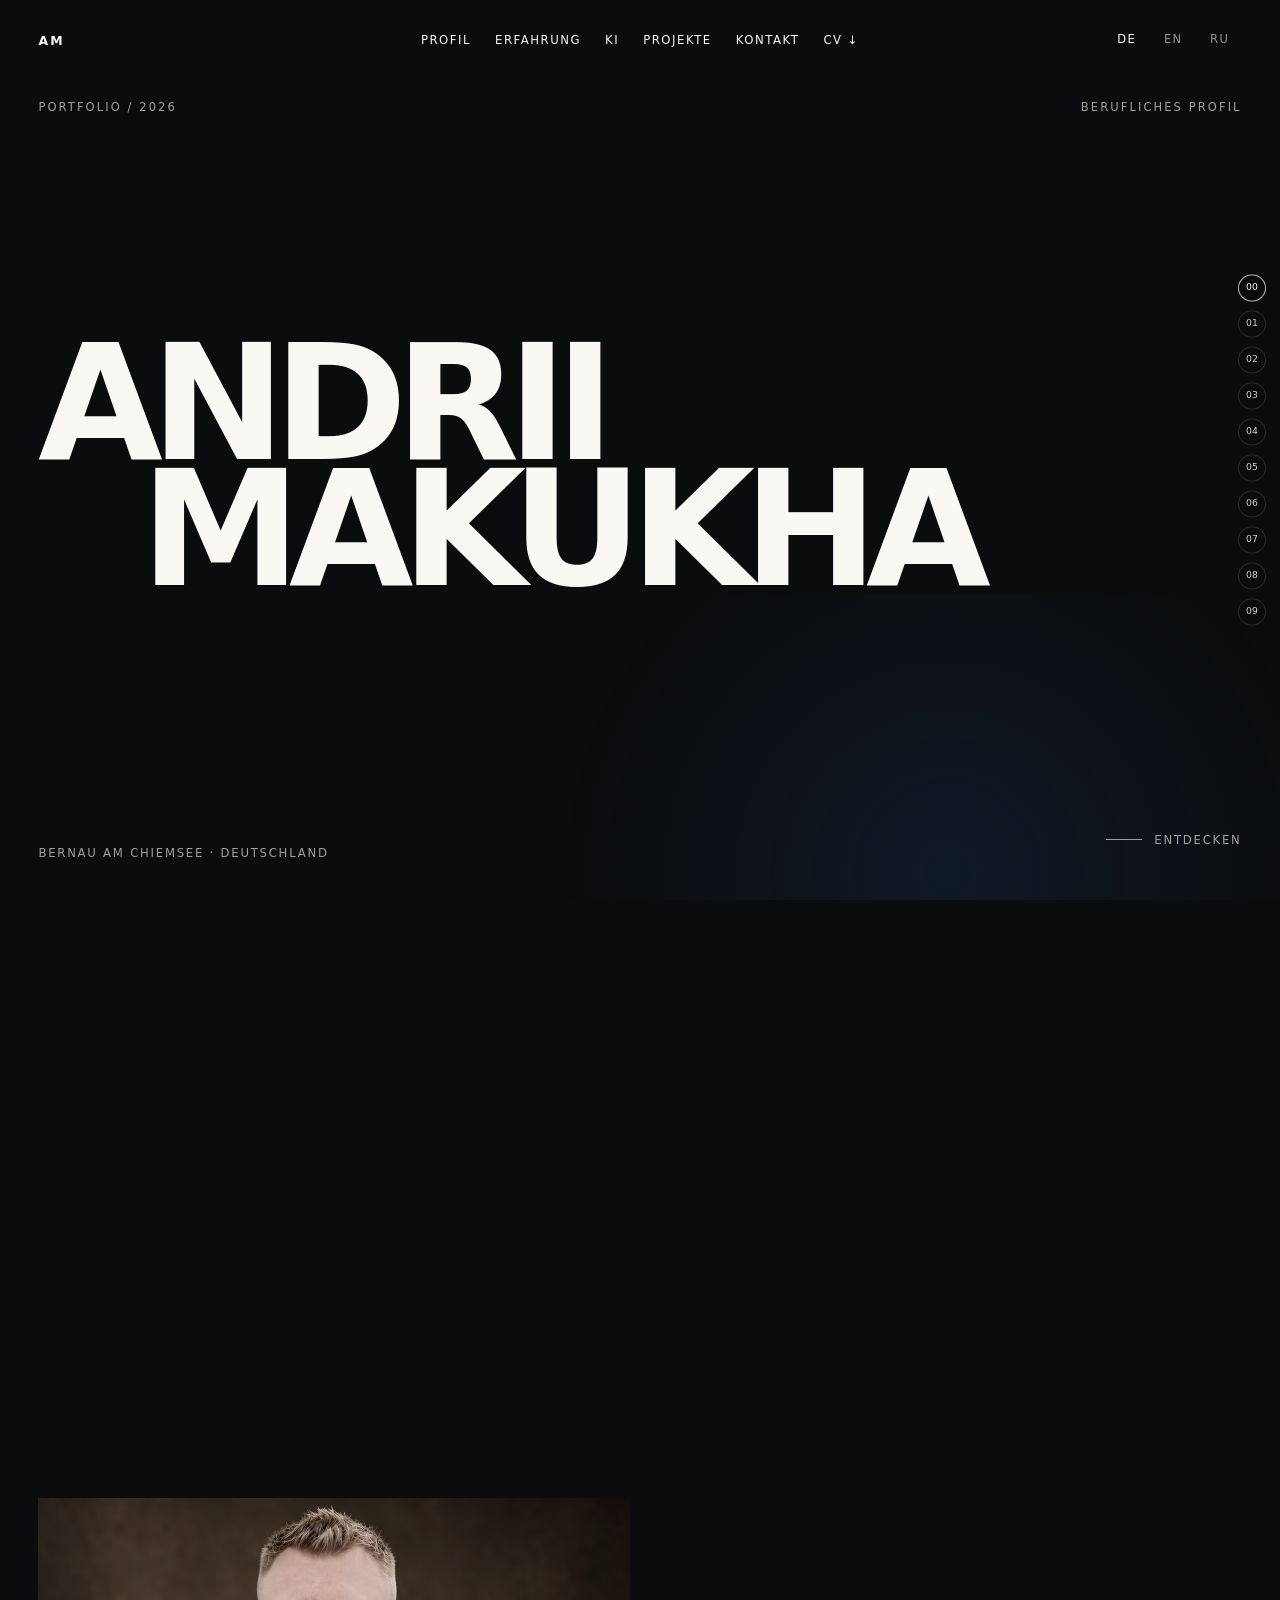
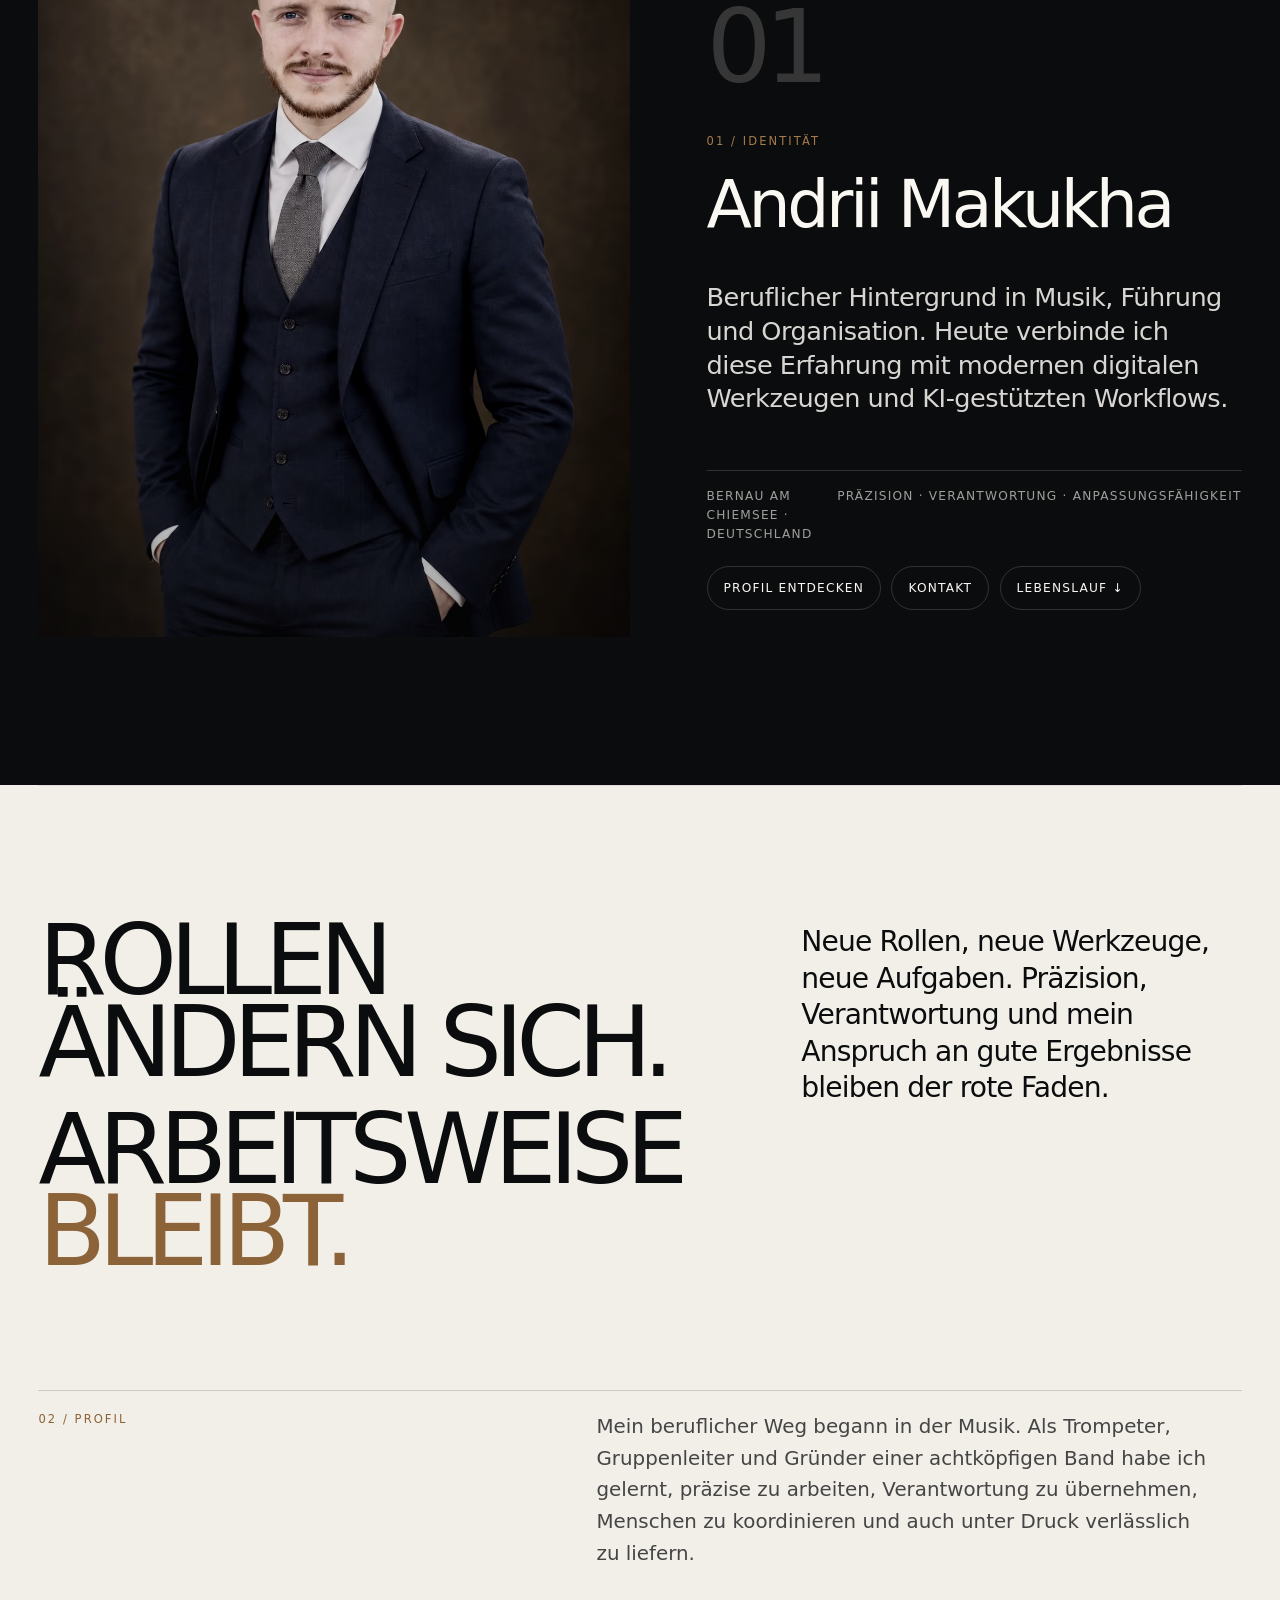
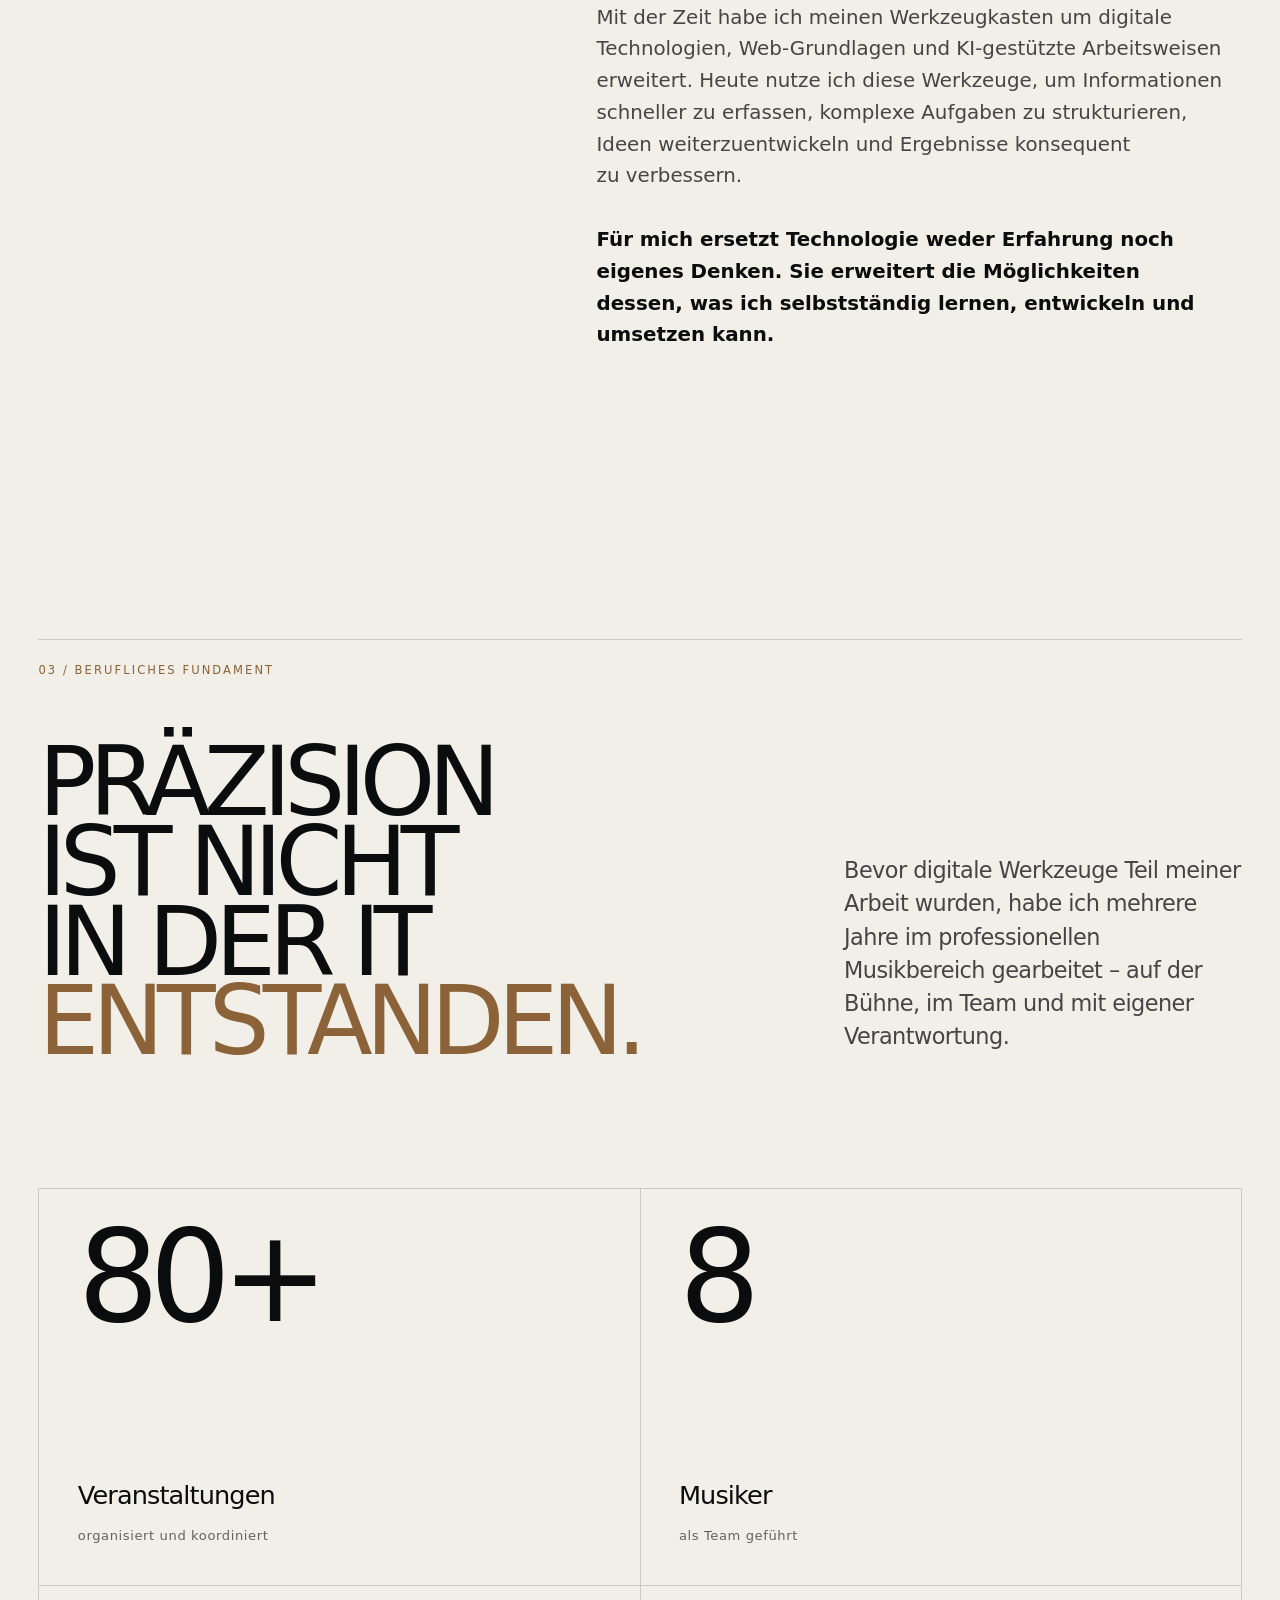
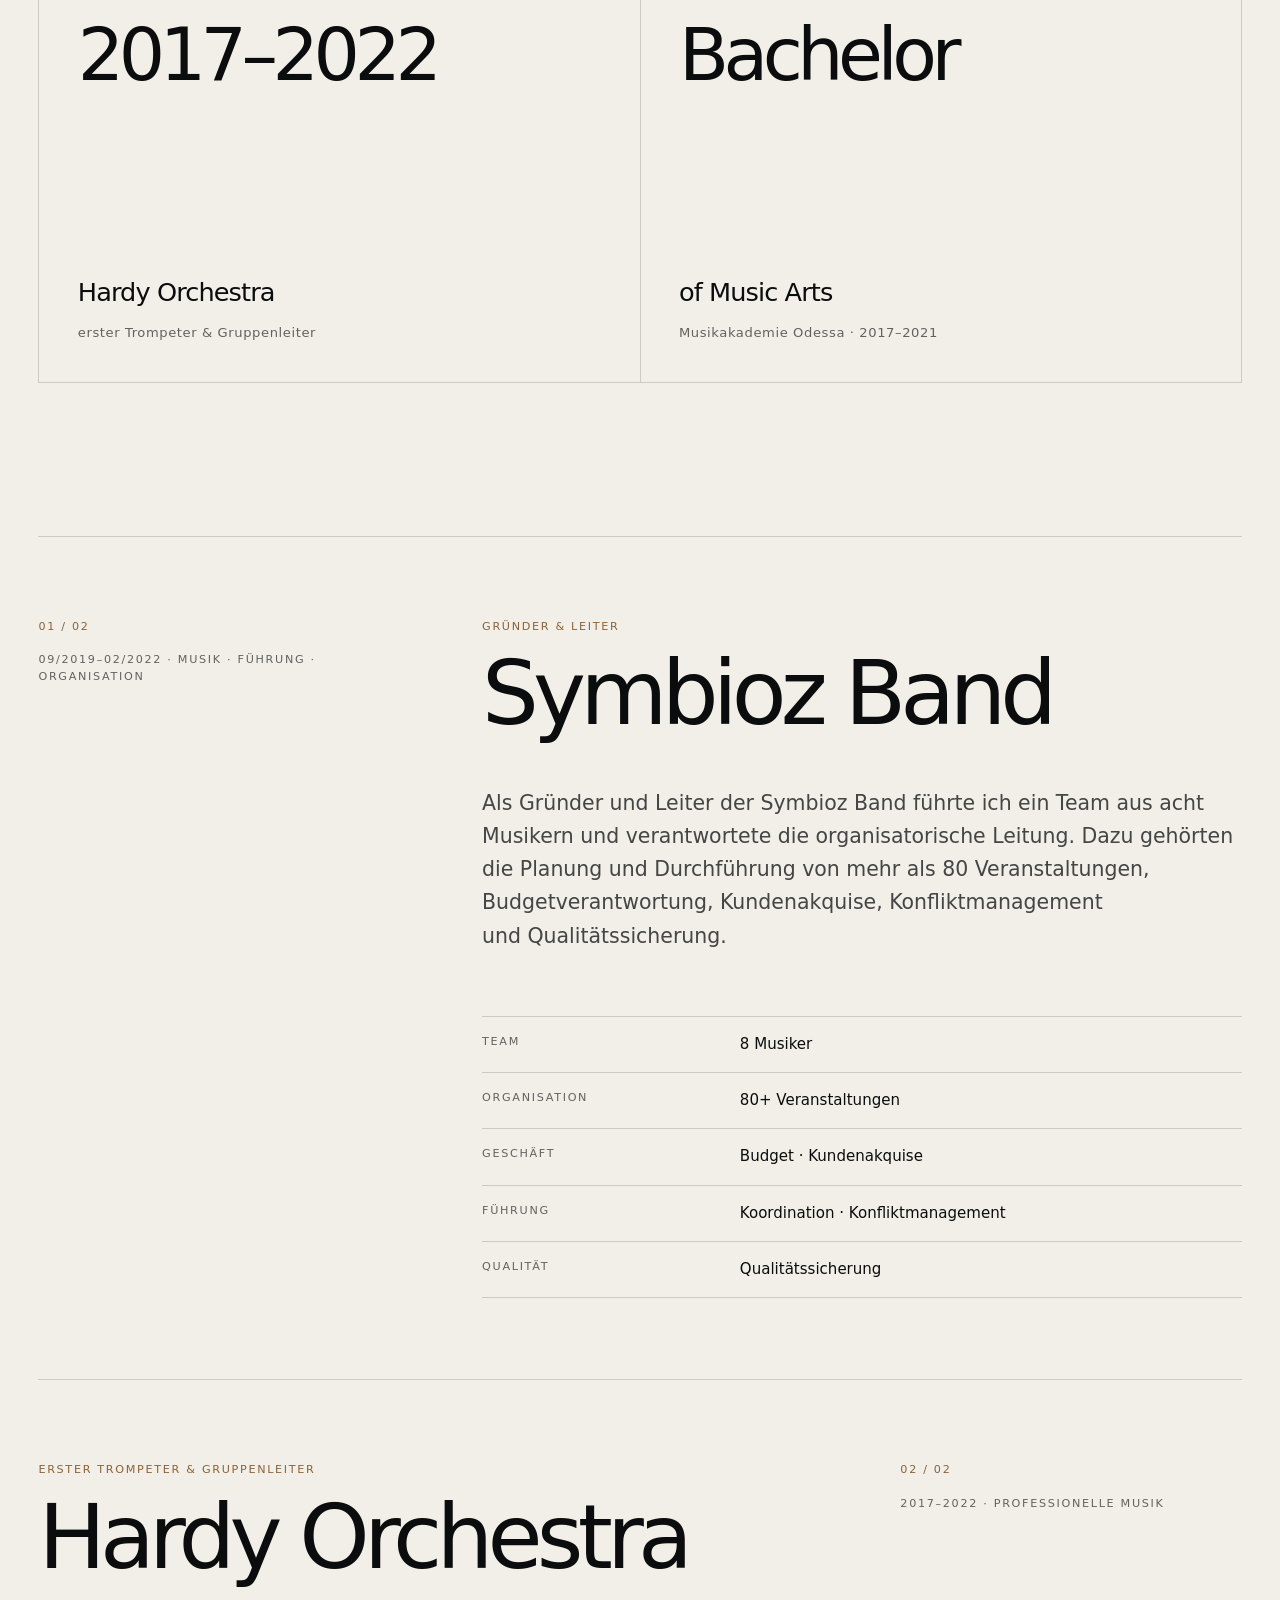
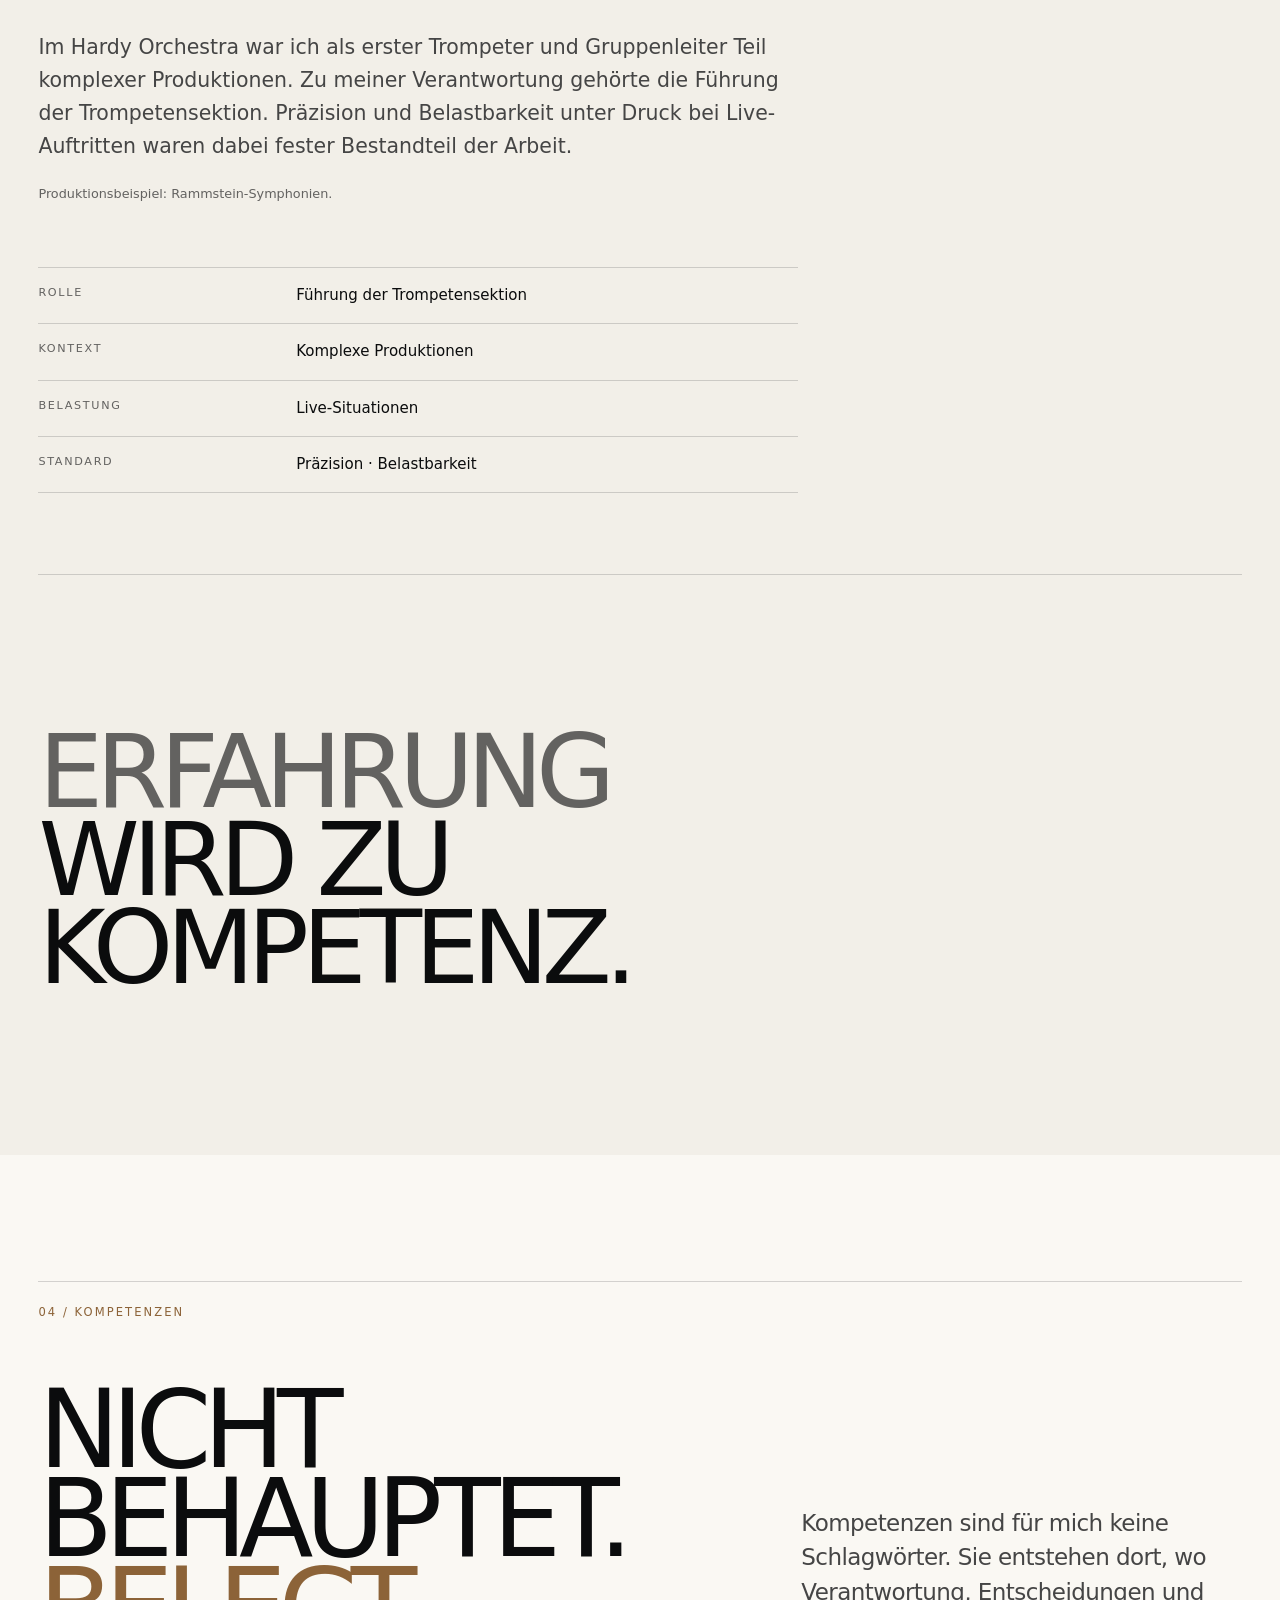
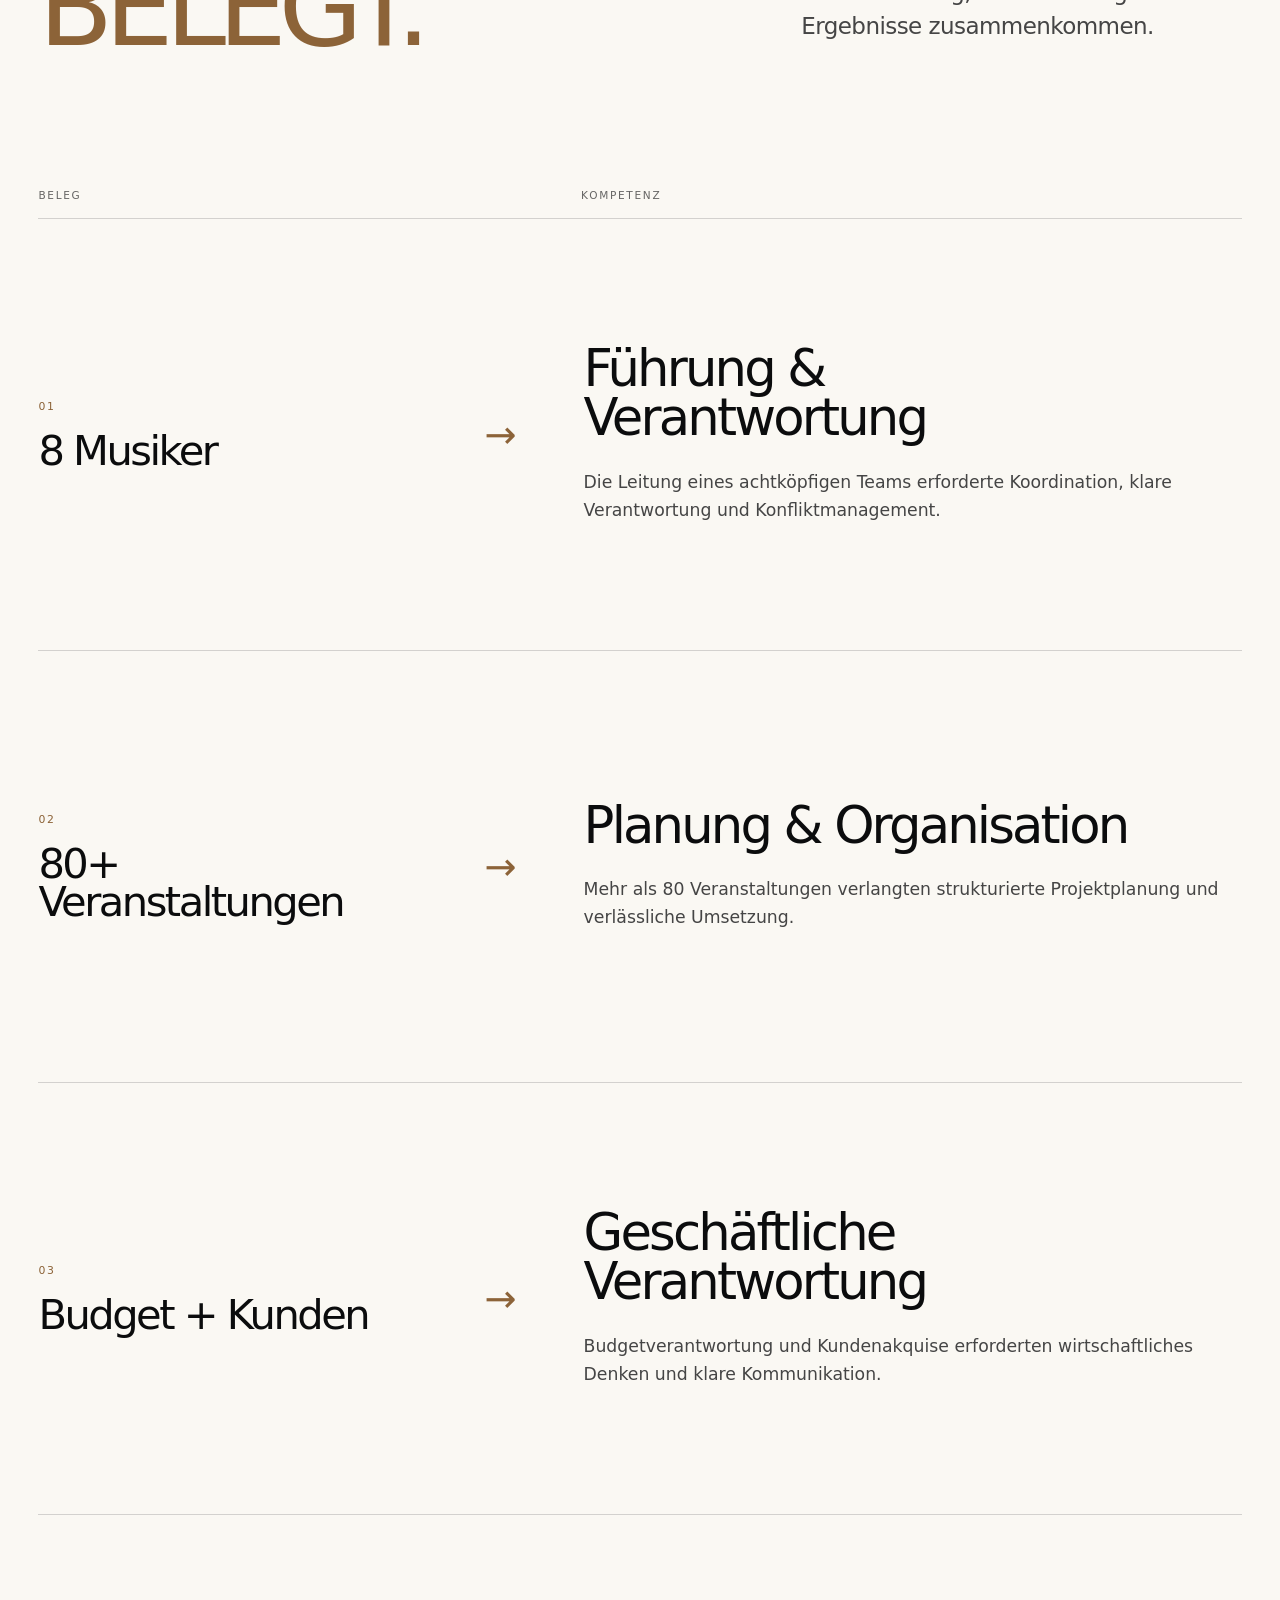
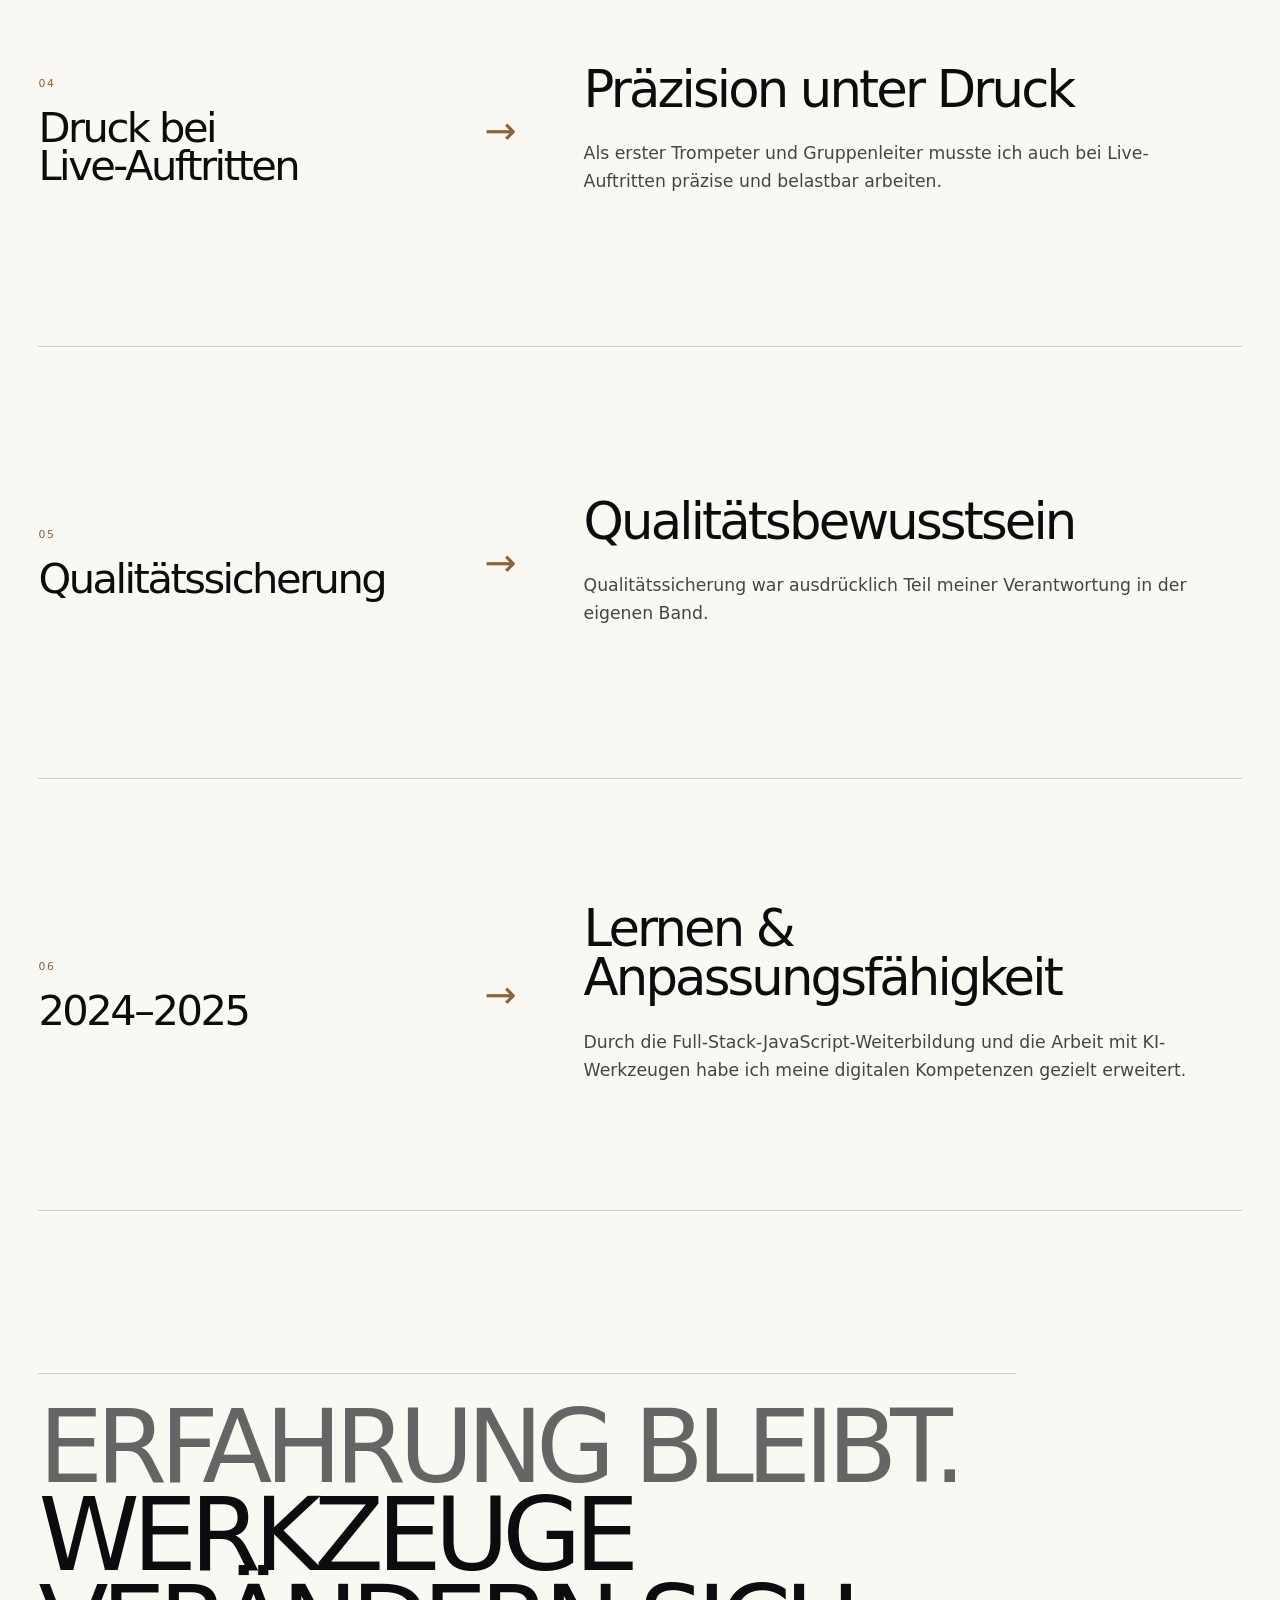
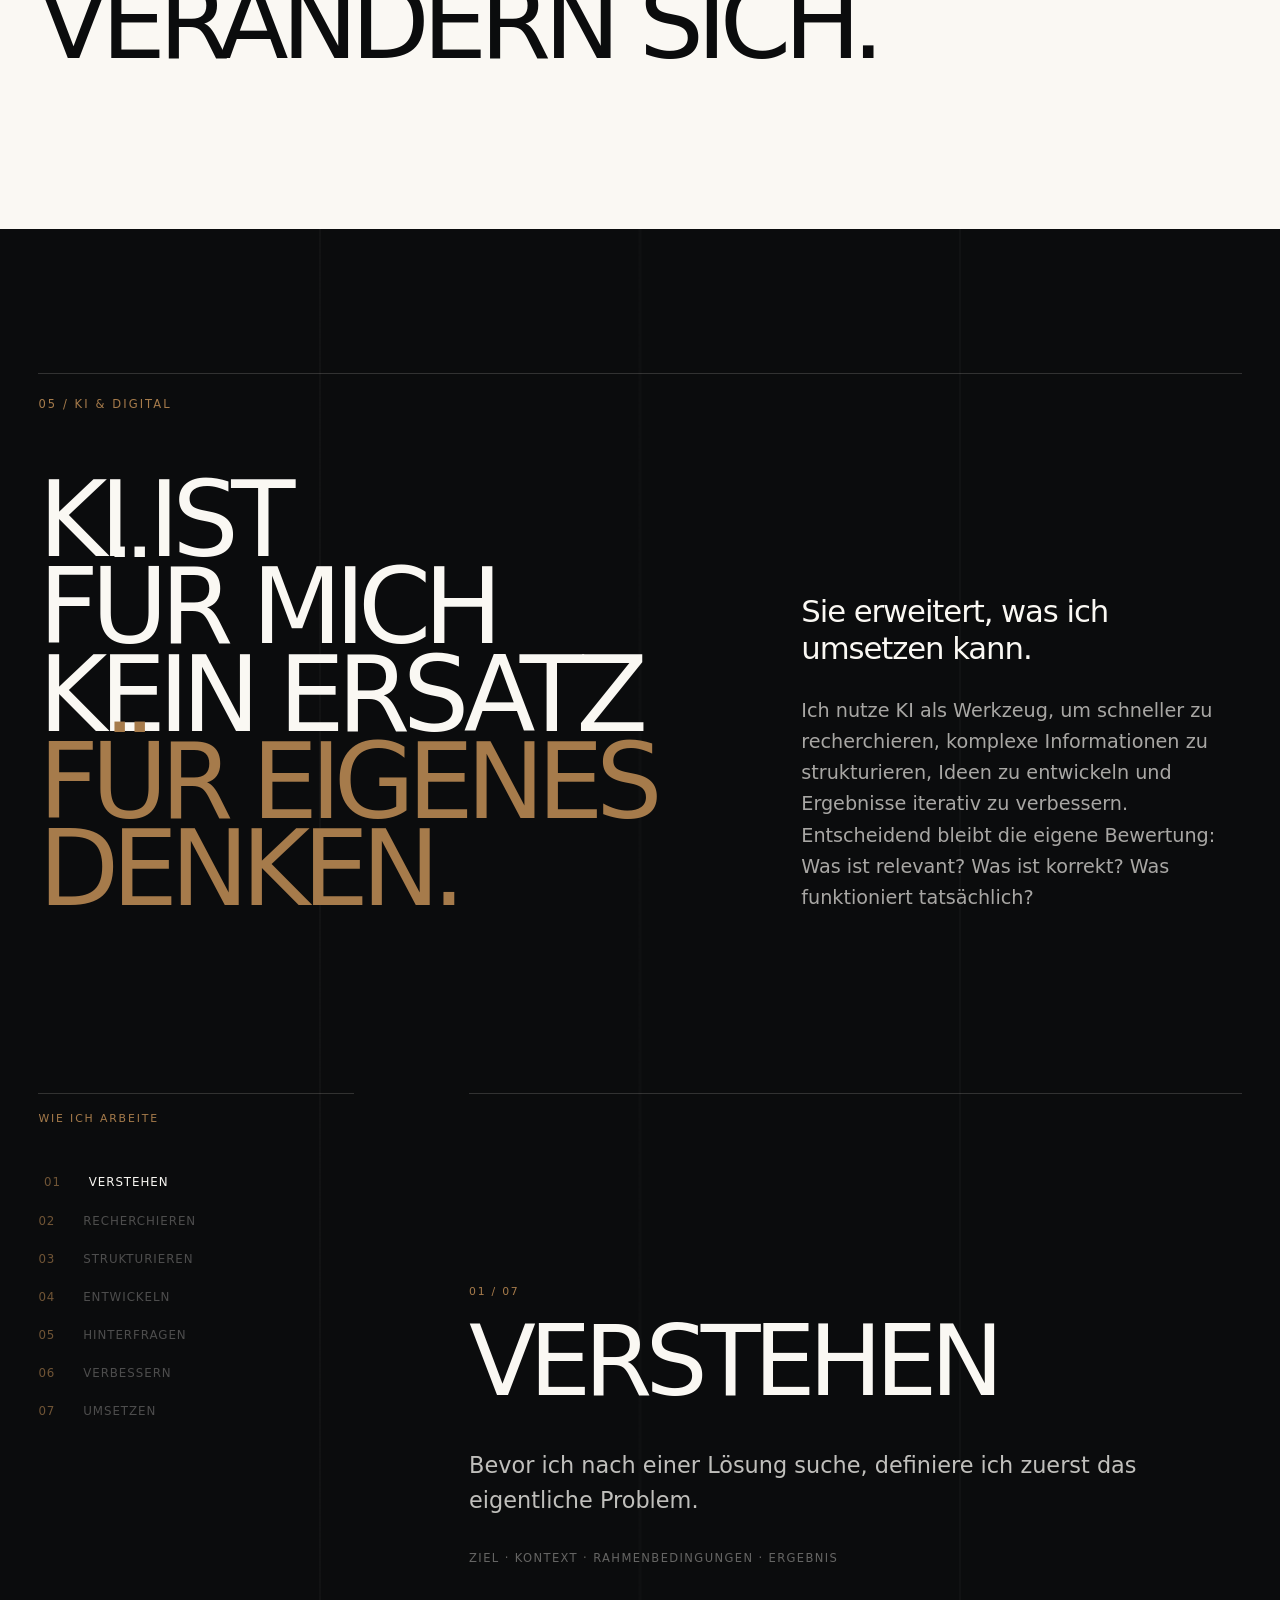
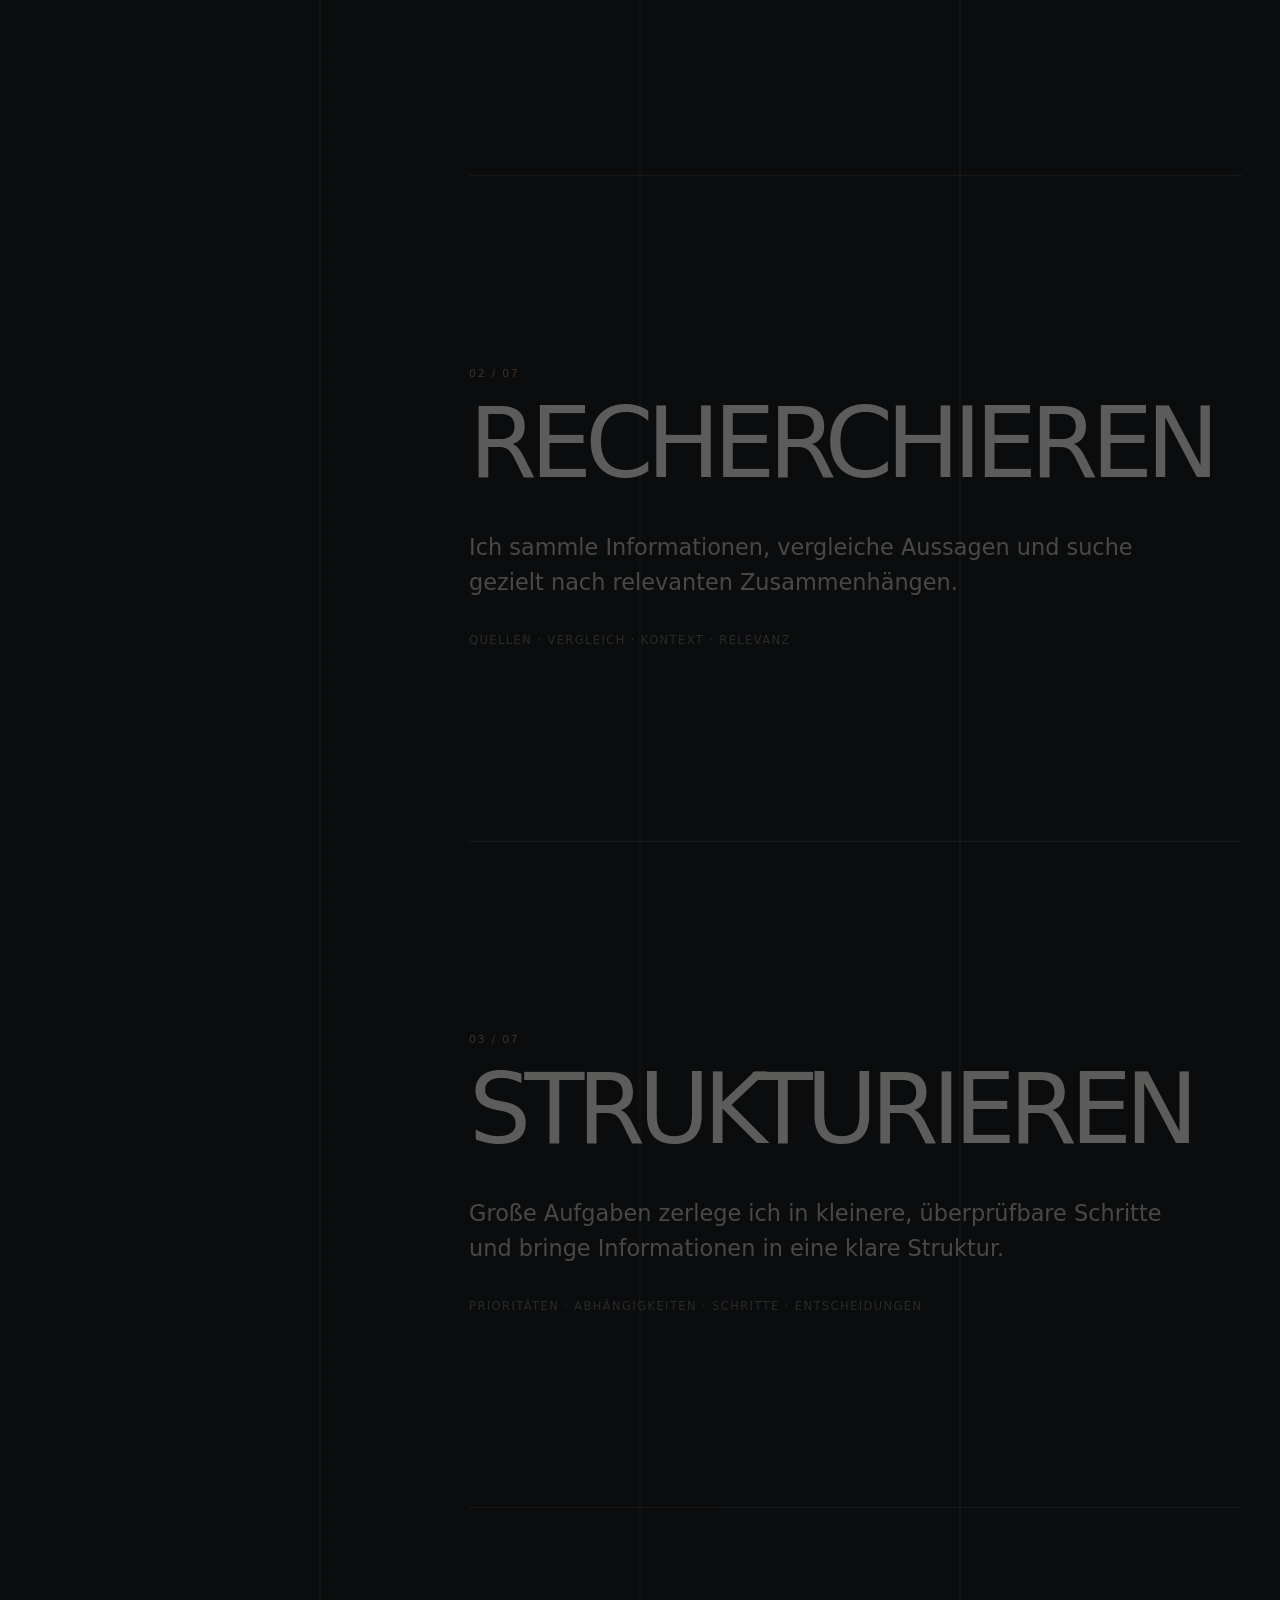
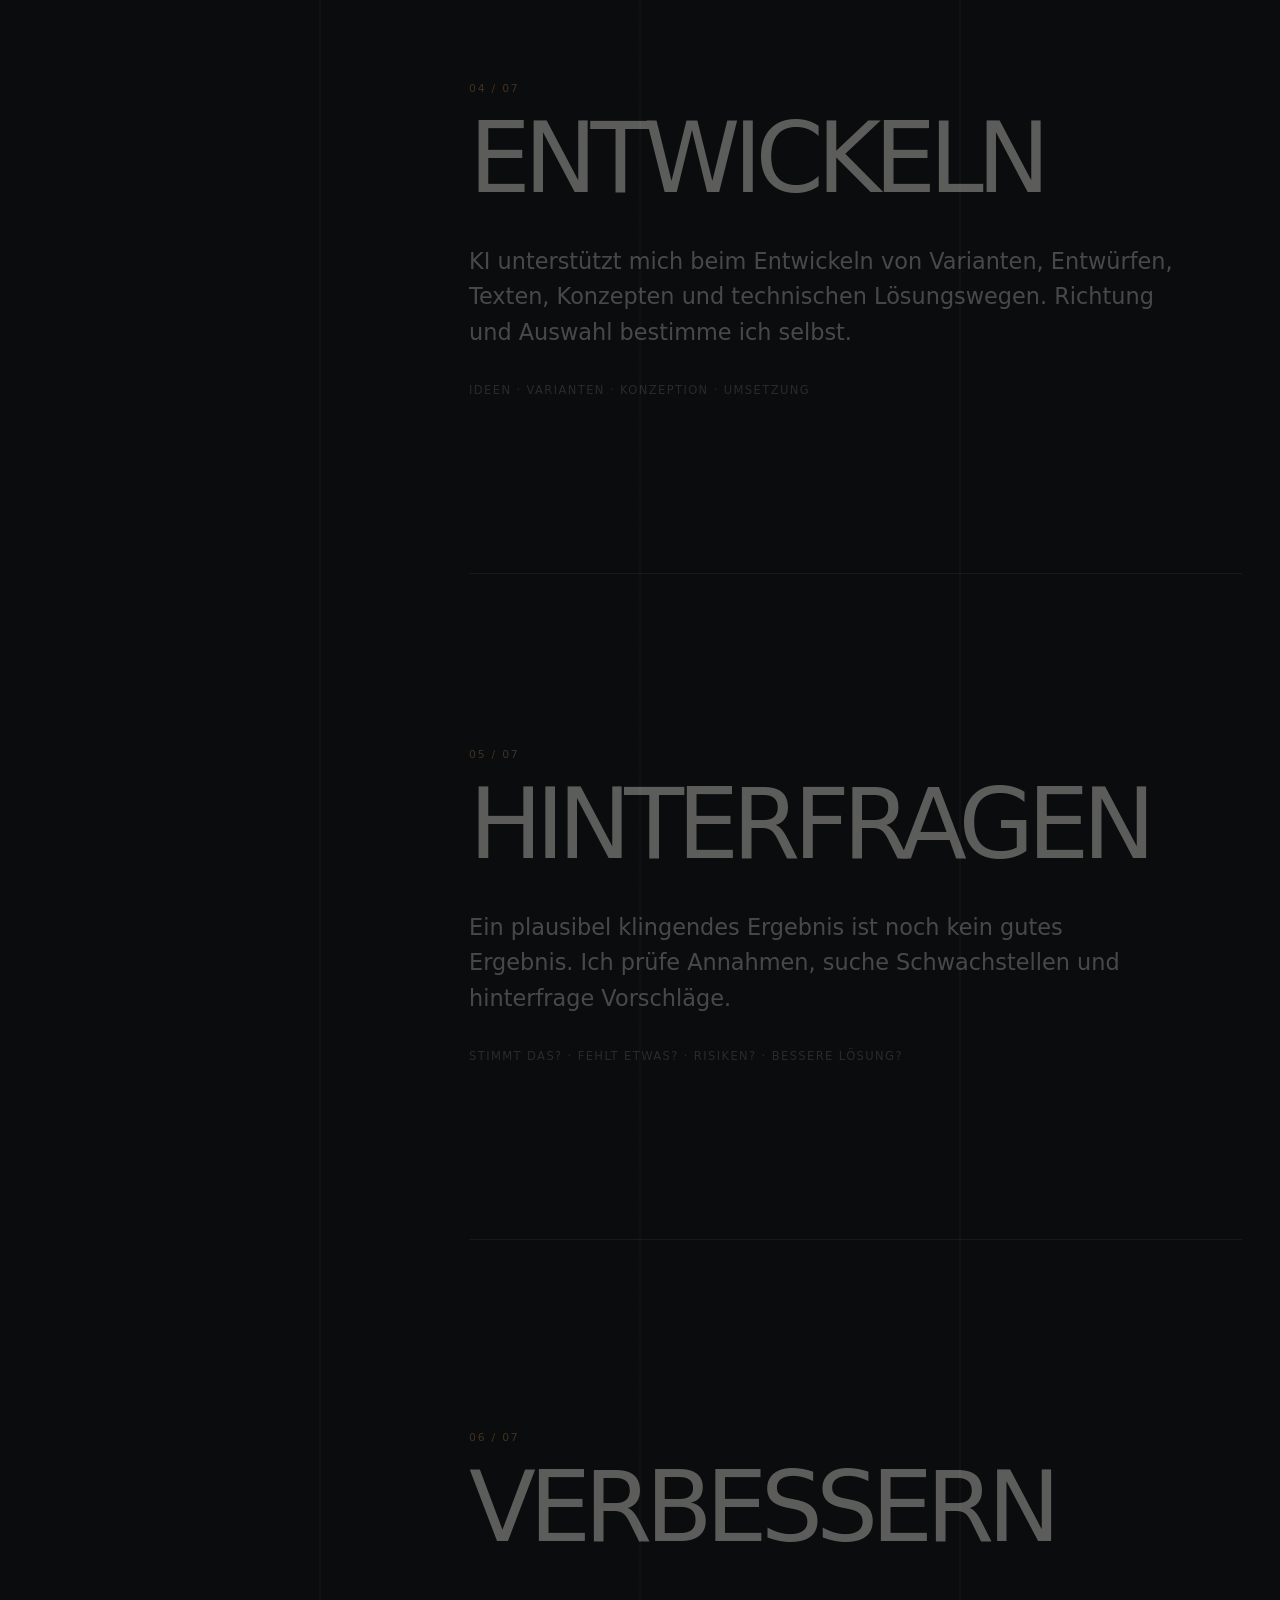
<file: index.html>
<!doctype html>
<html lang="de">
<head>
  <meta charset="utf-8">
  <meta name="viewport" content="width=device-width, initial-scale=1">
  <meta http-equiv="refresh" content="0; url=./de/">
  <meta name="robots" content="noindex">
  <title>Andrii Makukha — Portfolio</title>
  <link rel="icon" href="./assets/favicon.svg" type="image/svg+xml">
  <script>location.replace('./de/' + (location.hash || ''));</script>
</head>
<body>
  <p><a href="./de/">Portfolio öffnen</a></p>
</body>
</html>
</file>
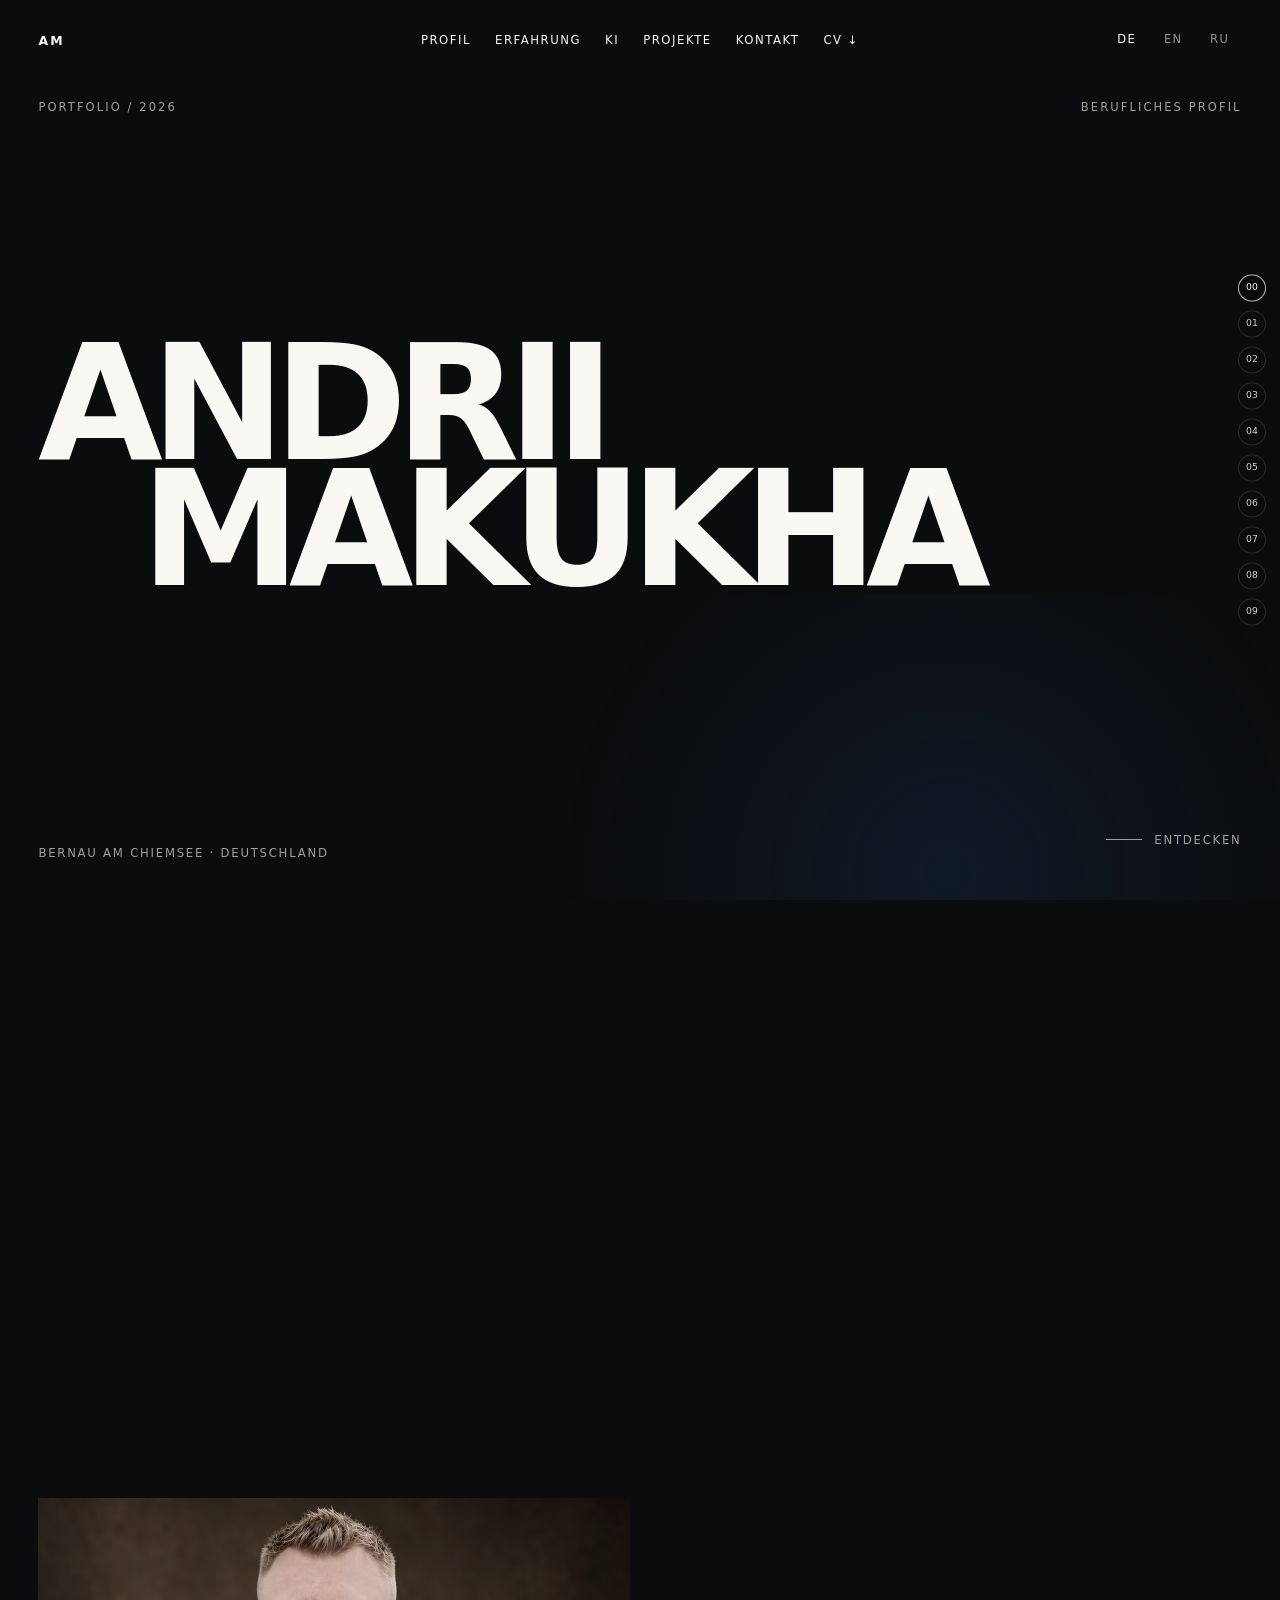
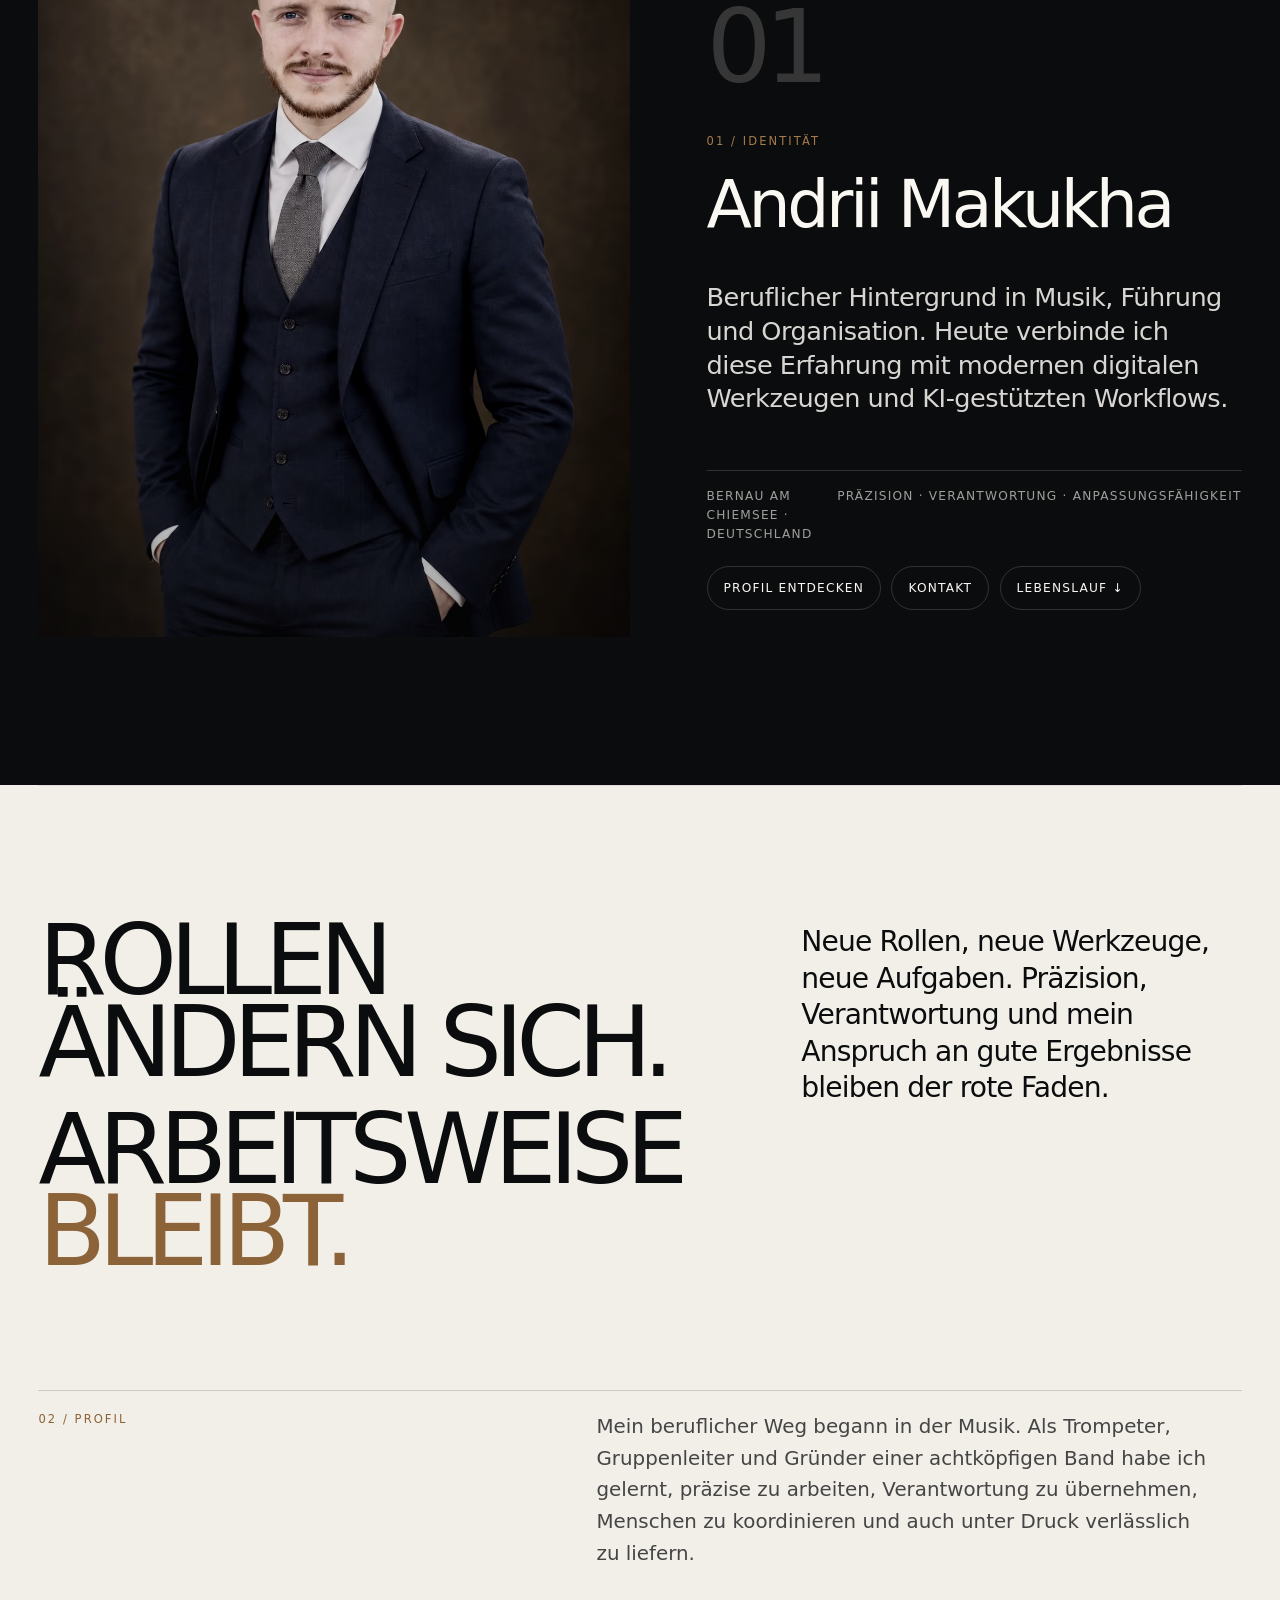
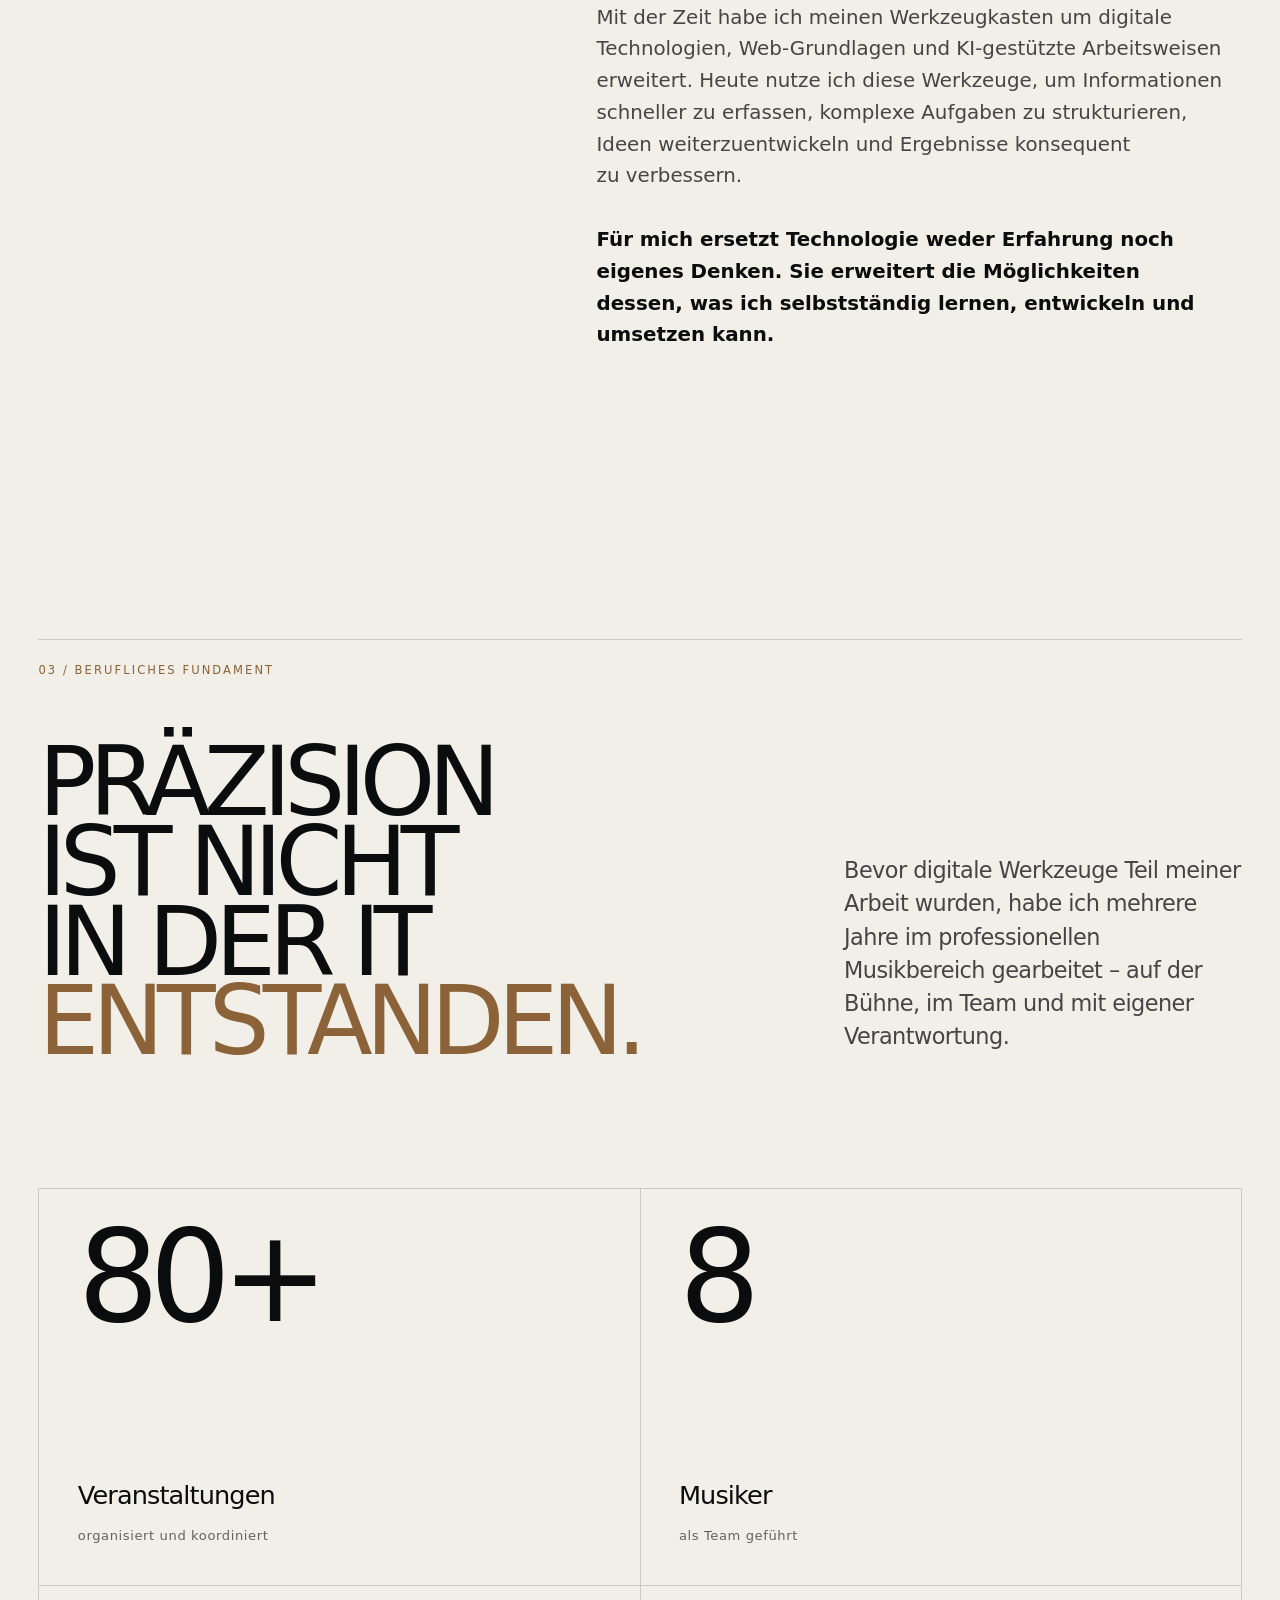
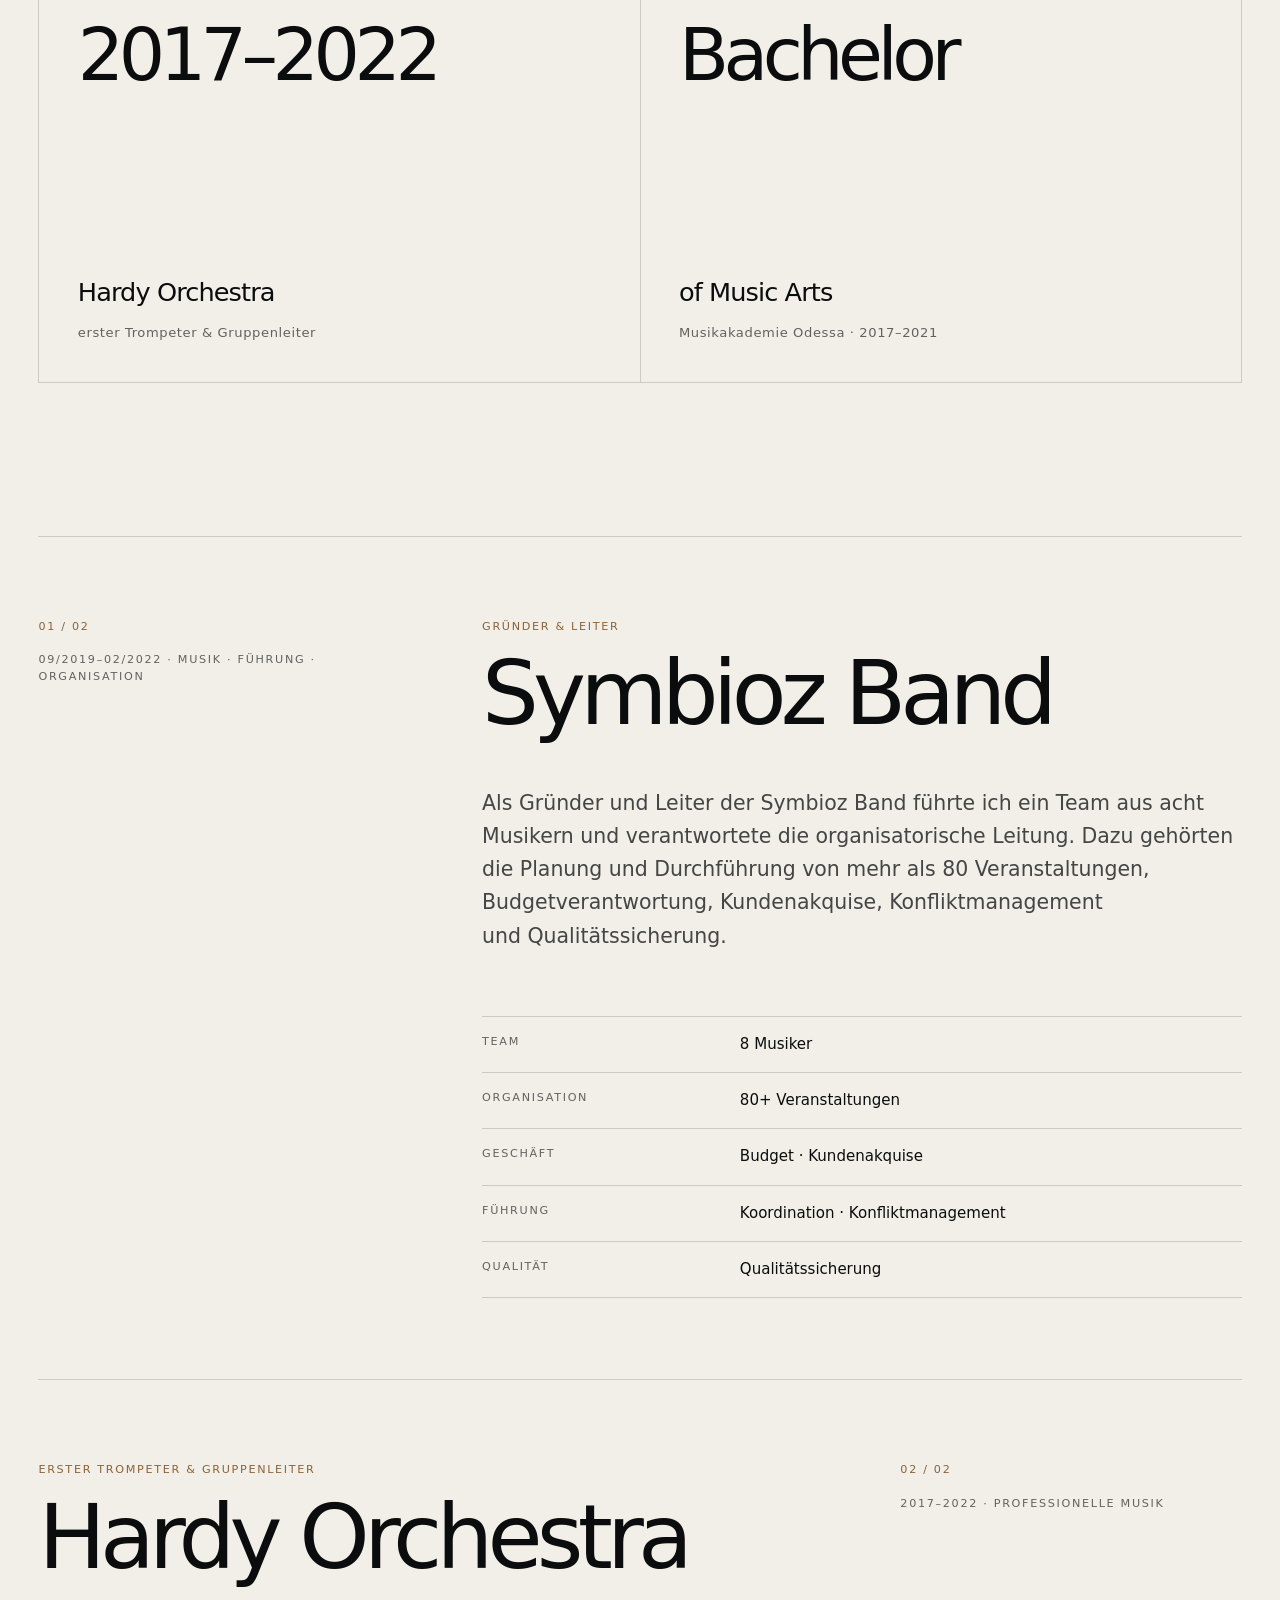
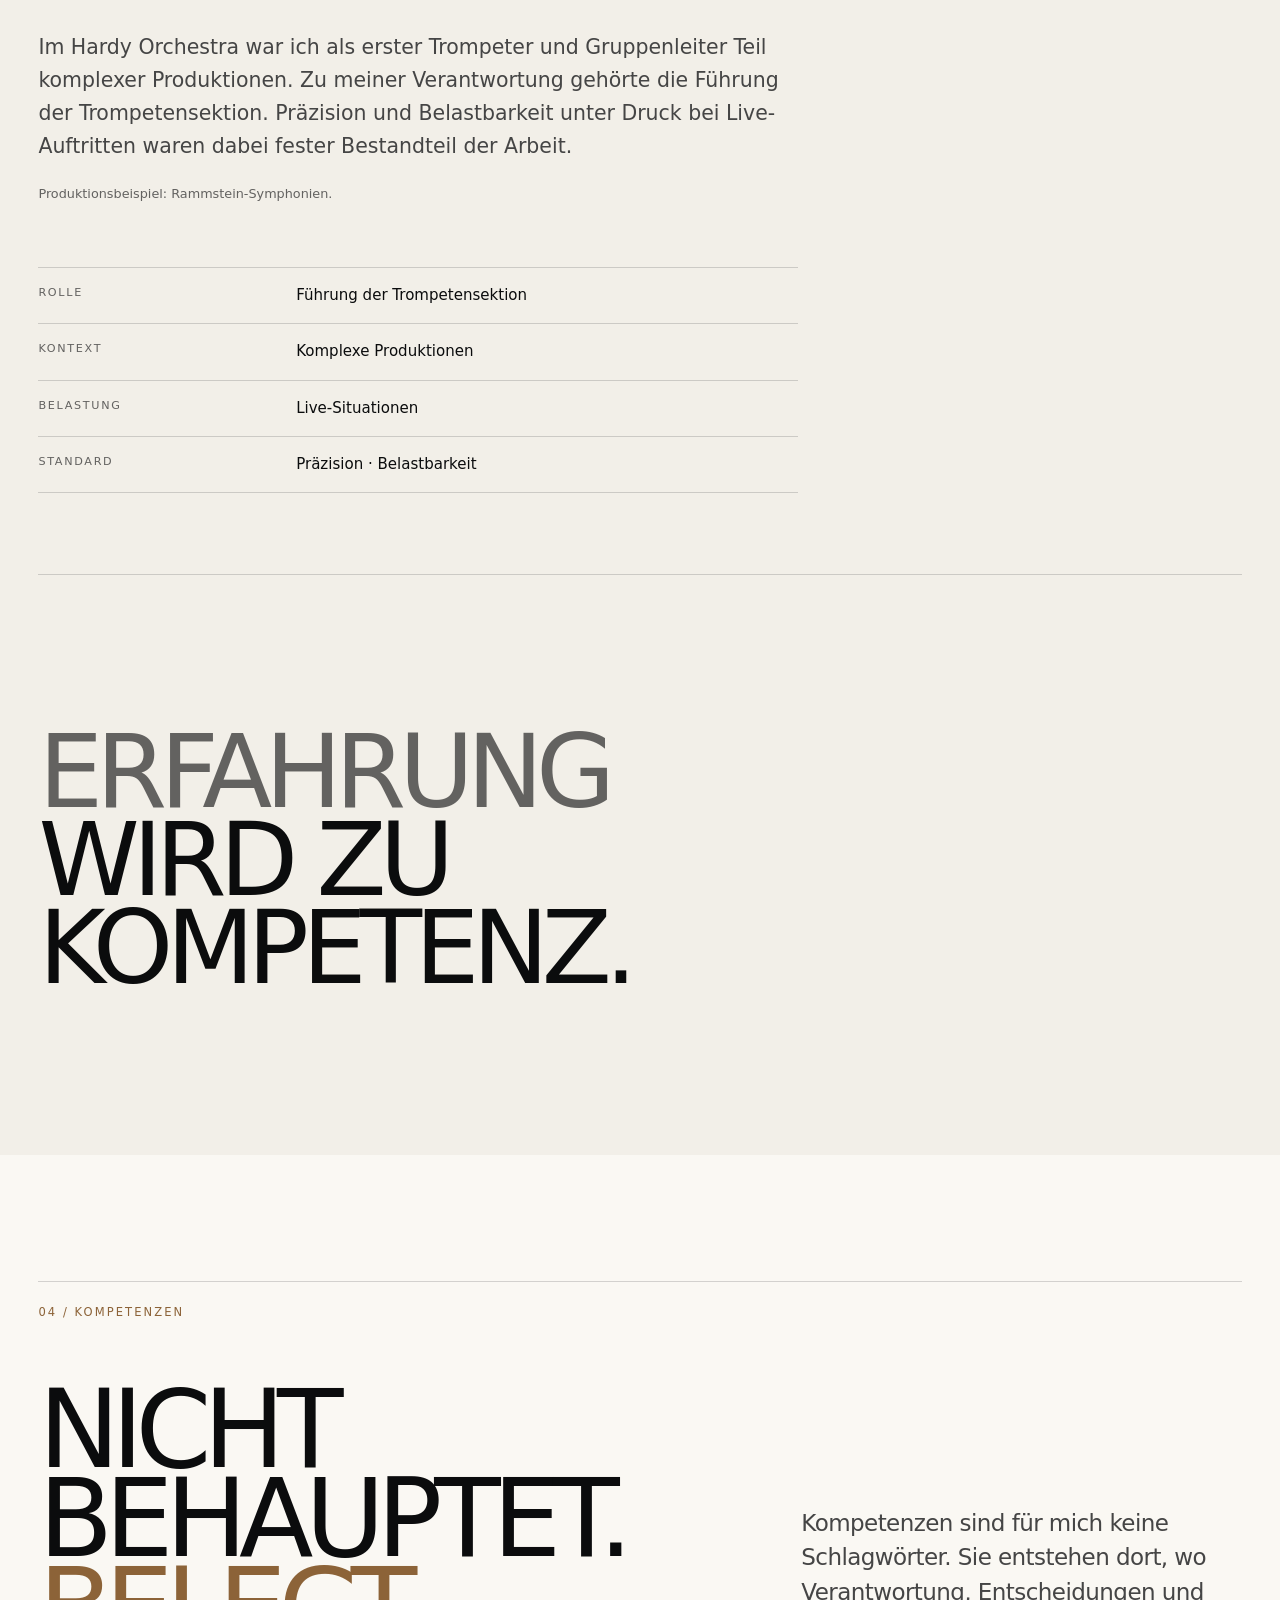
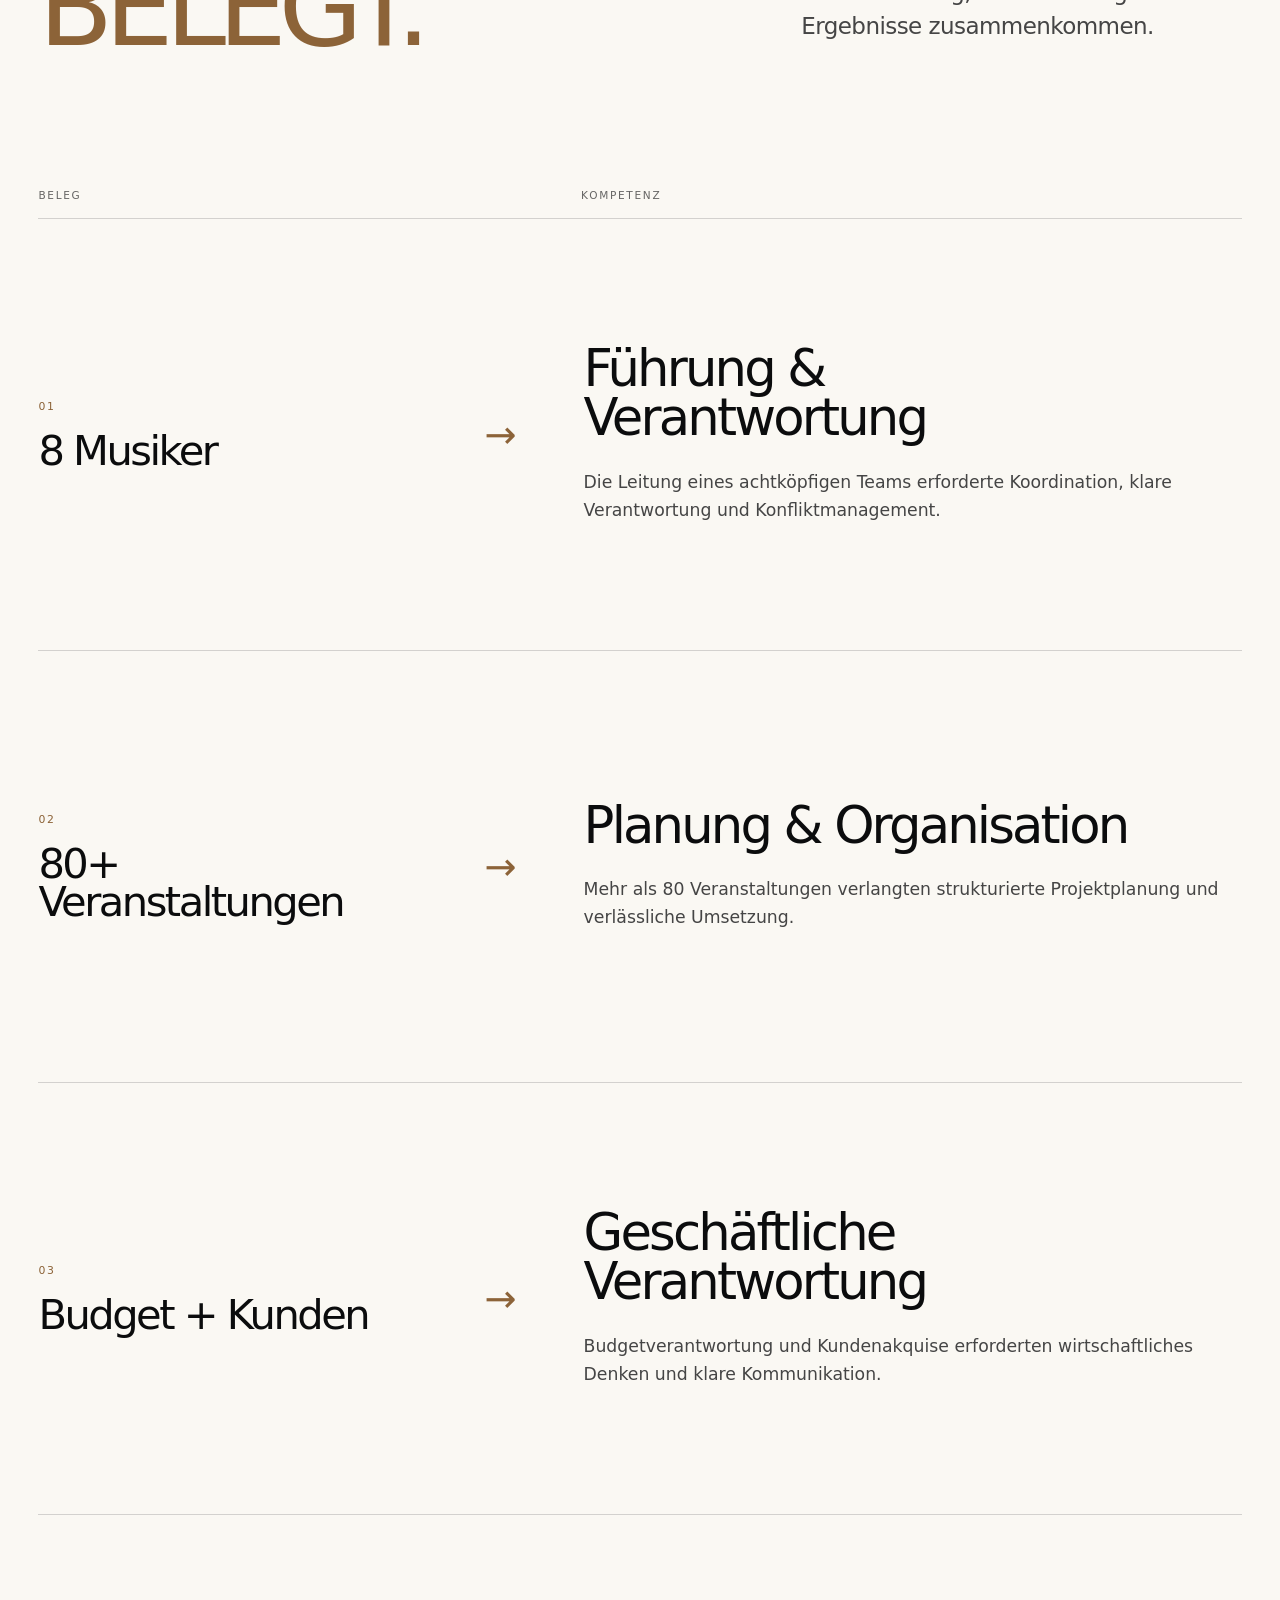
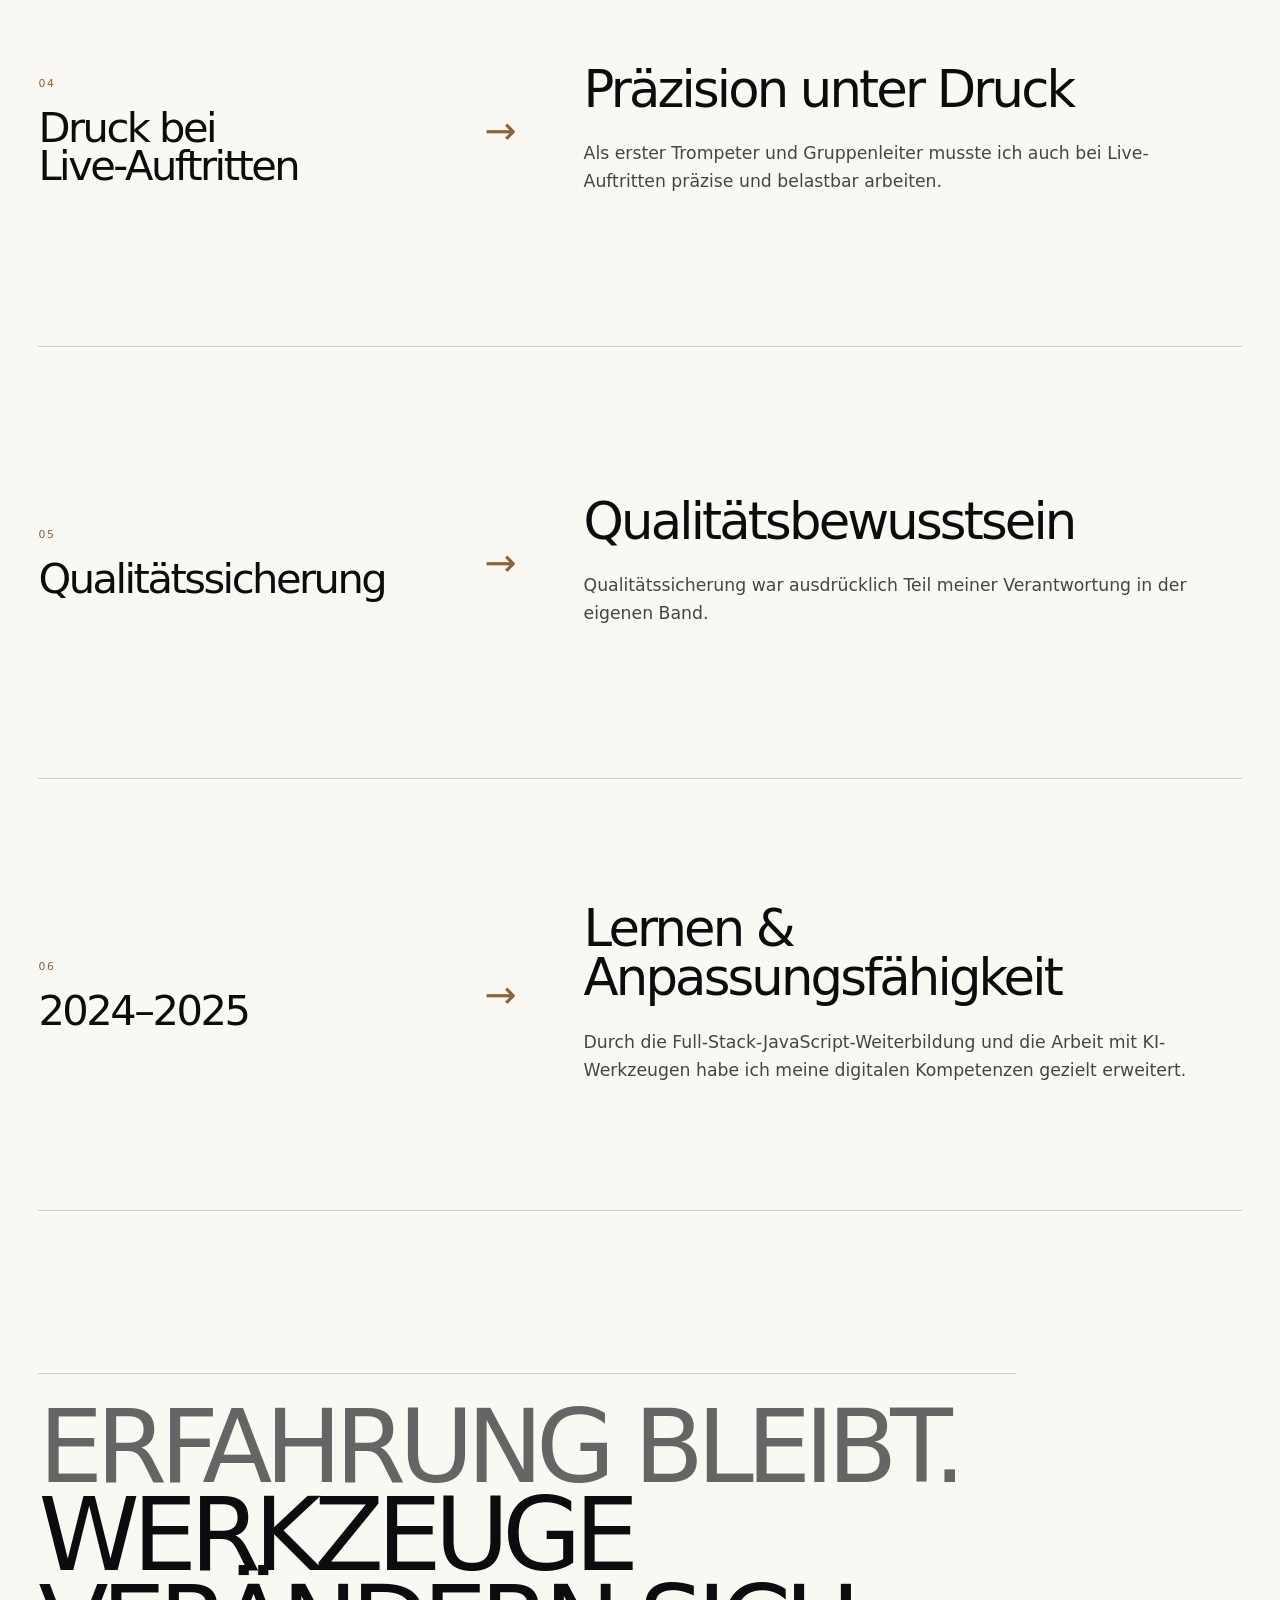
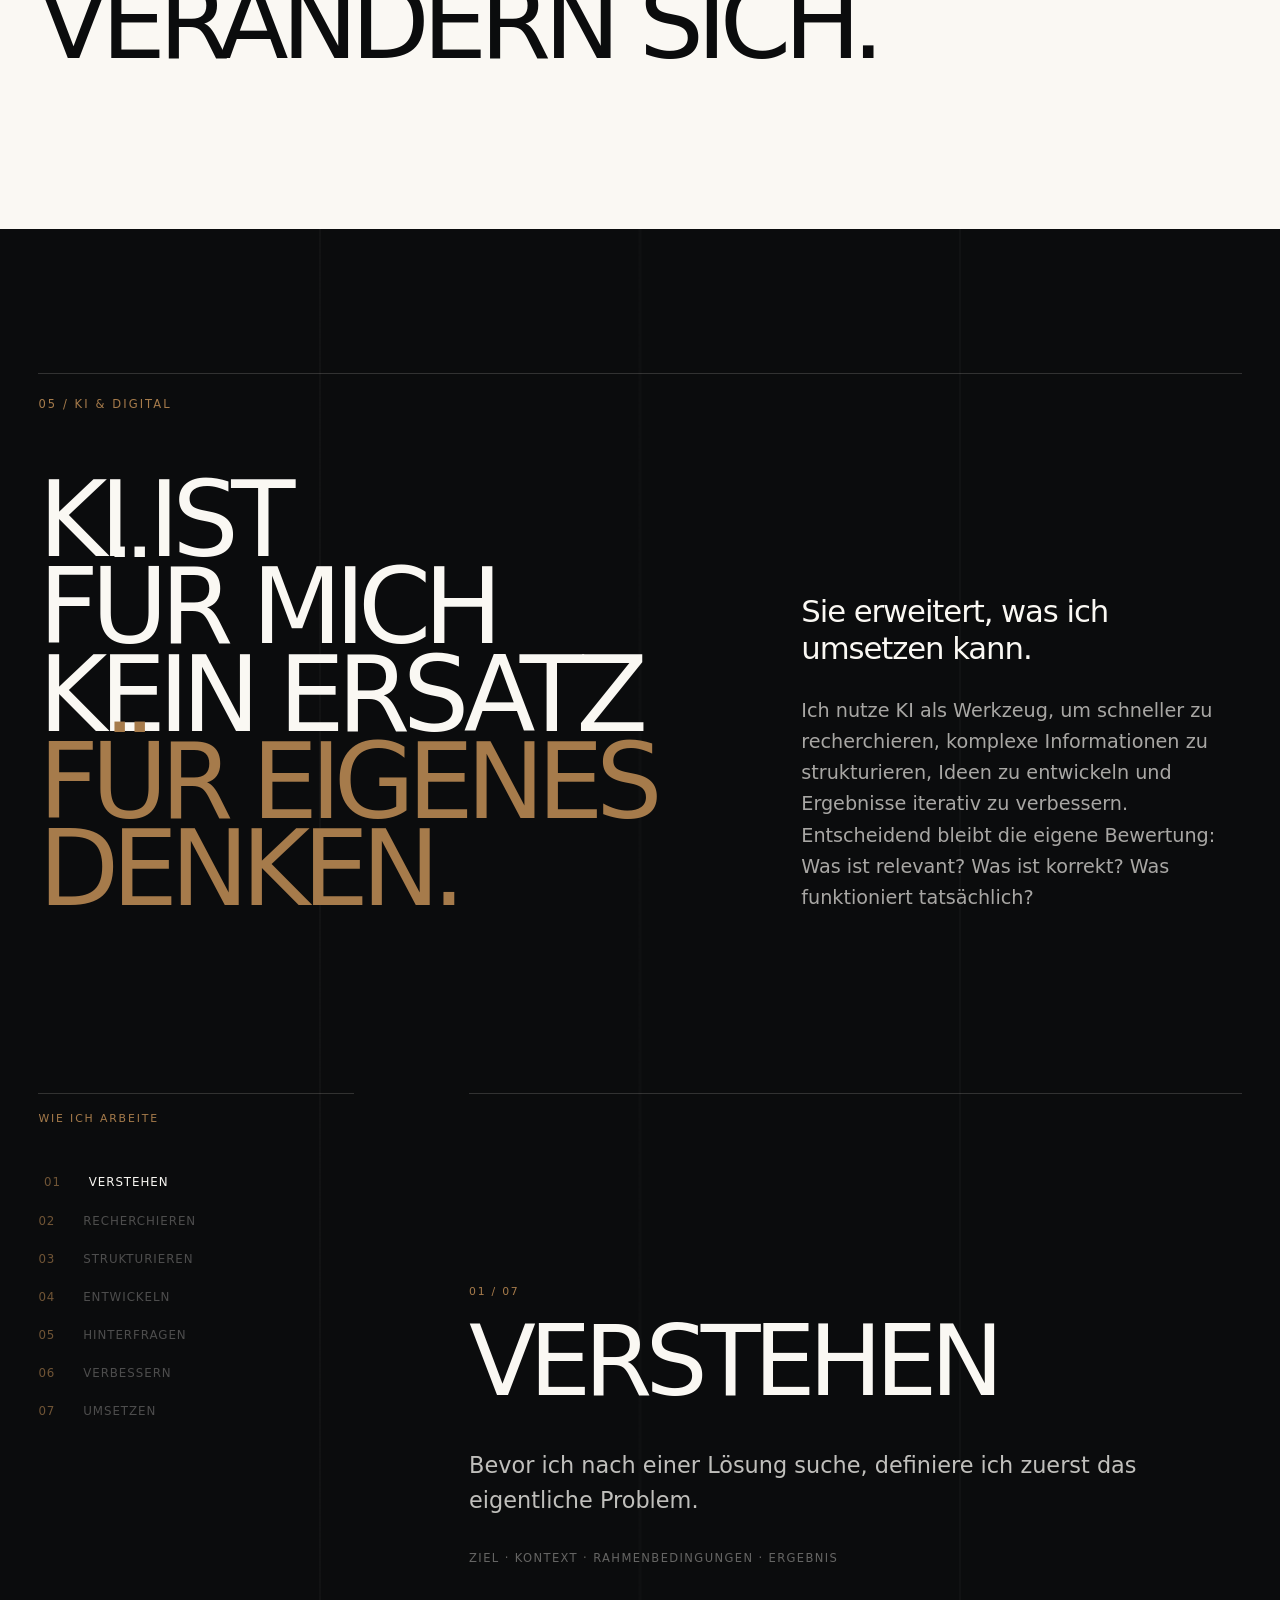
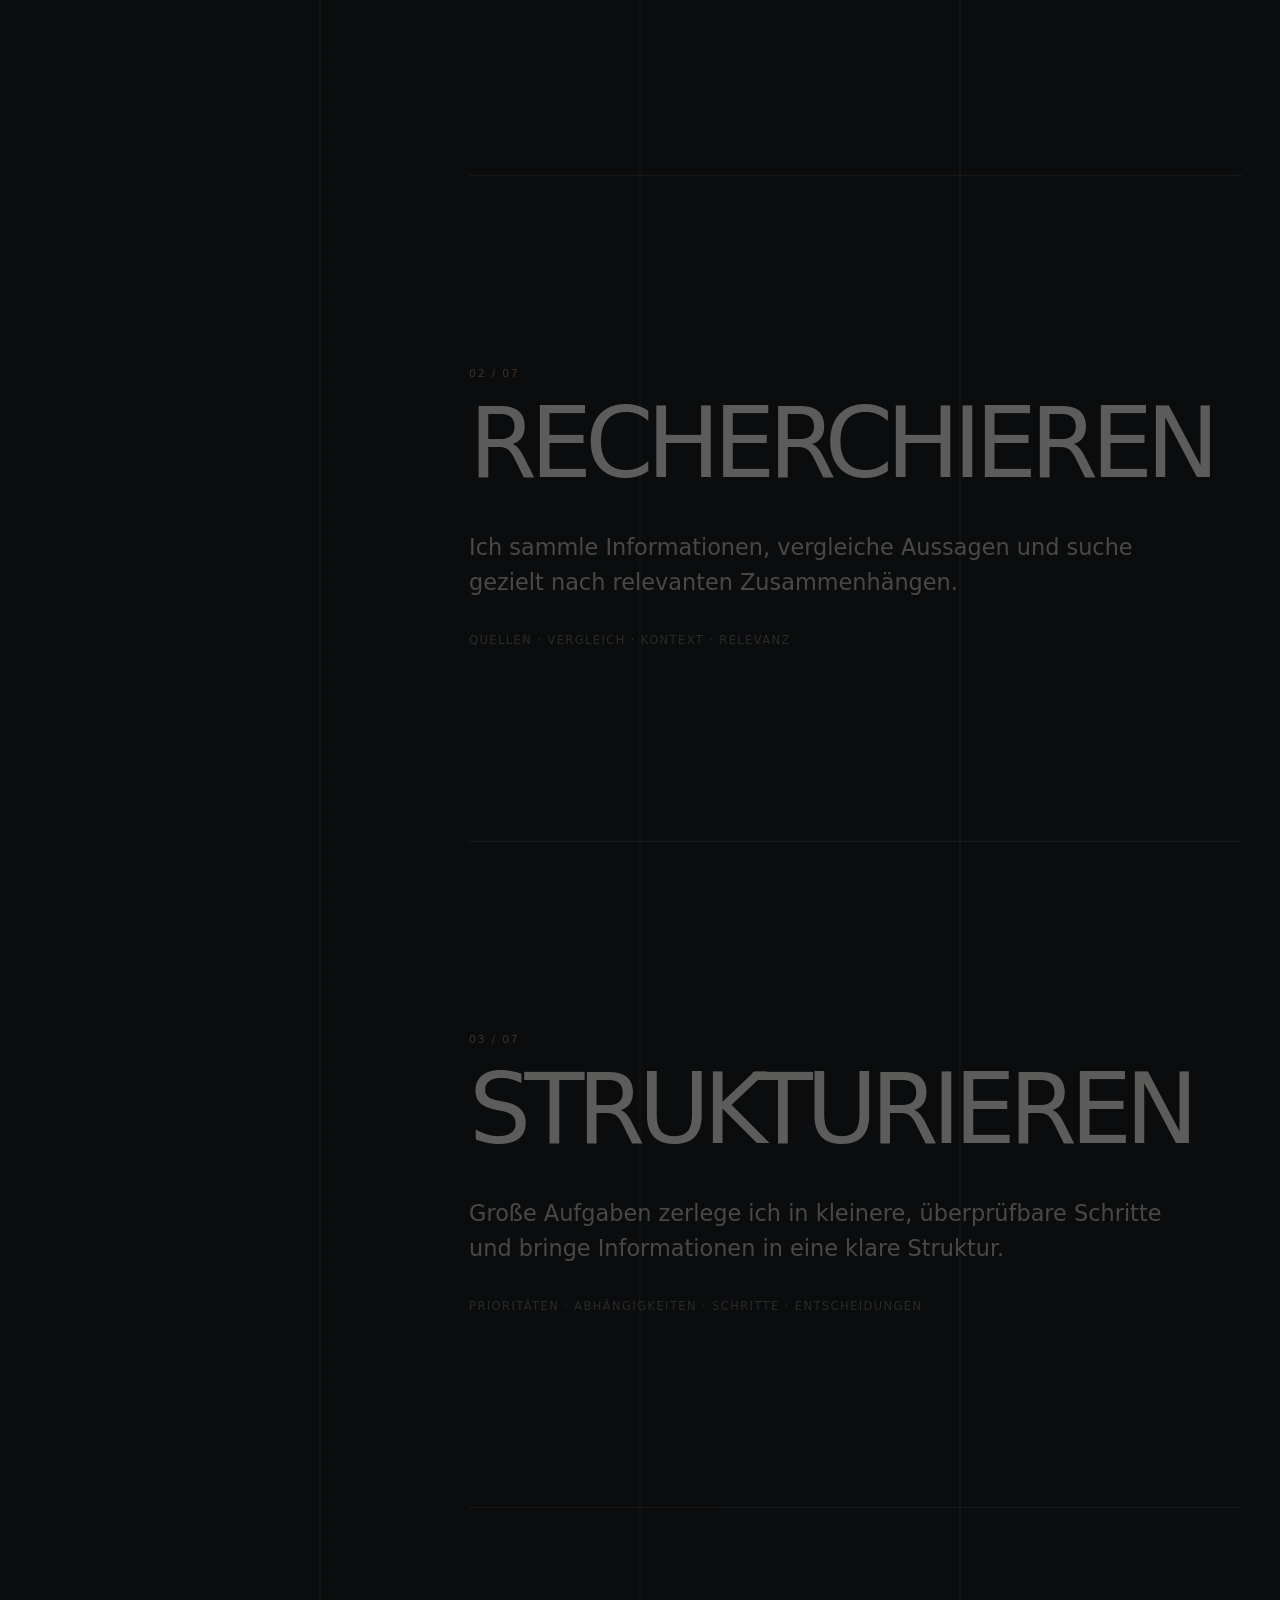
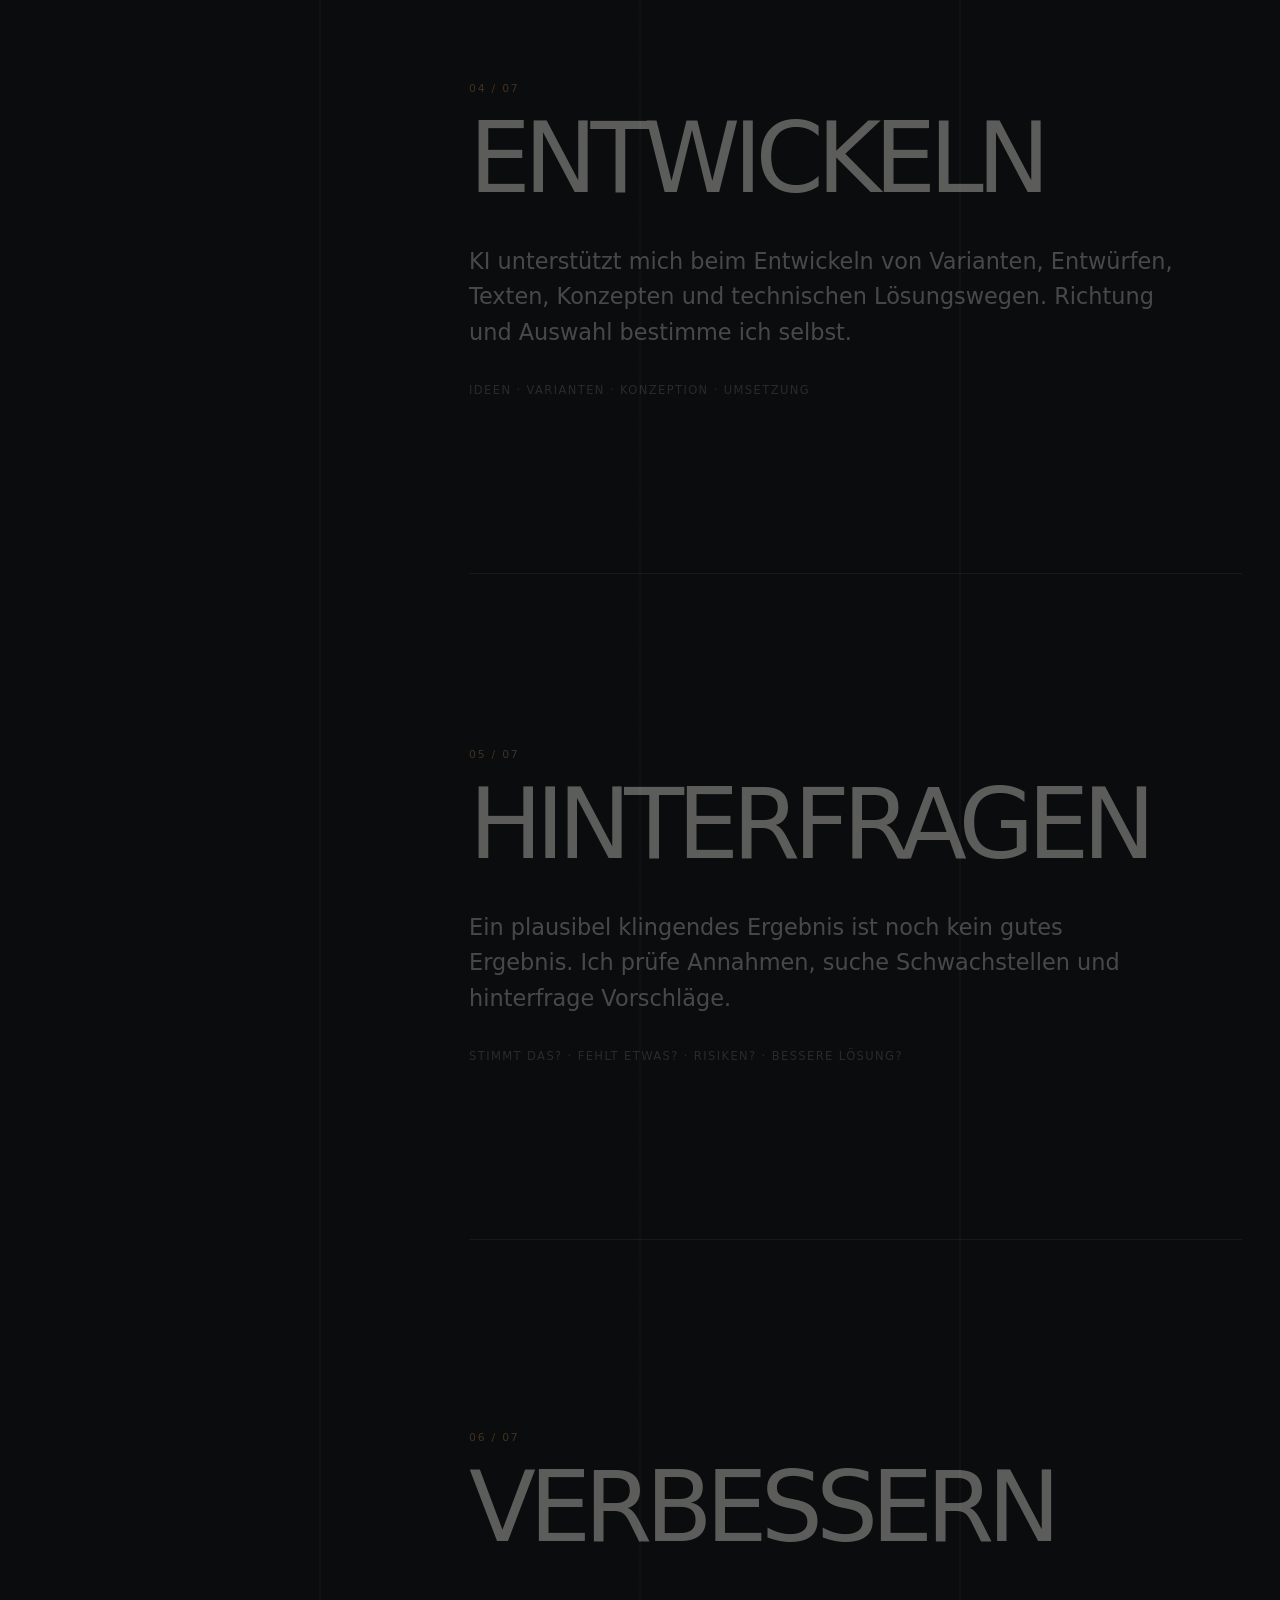
<file: de/index.html>
<!doctype html>
<html lang="de">
<head>
  <meta charset="utf-8">
  <meta name="viewport" content="width=device-width, initial-scale=1">
  <meta name="theme-color" content="#0b0c0d">
  <meta name="description" content="Persönliches Portfolio von Andrii Makukha – beruflicher Hintergrund in Musik, Führung und Organisation, ergänzt durch moderne digitale und KI-gestützte Arbeitsweisen.">
  <title>Andrii Makukha — Persönliches Portfolio</title>
  <meta name="robots" content="index,follow">
  <meta name="color-scheme" content="dark light">
  <meta property="og:type" content="website">
  <meta property="og:title" content="Andrii Makukha — Persönliches Portfolio">
  <meta property="og:description" content="Persönliches Portfolio von Andrii Makukha – beruflicher Hintergrund in Musik, Führung und Organisation, ergänzt durch moderne digitale und KI-gestützte Arbeitsweisen.">
  <meta property="og:url" content="https://web-portfolio-woad-two.vercel.app/de/">
  <meta property="og:locale" content="de_DE">
  <meta property="og:site_name" content="Andrii Makukha">
  <meta property="og:image" content="https://web-portfolio-woad-two.vercel.app/assets/og-portfolio.png">
  <meta property="og:image:width" content="1200">
  <meta property="og:image:height" content="630">
  <meta property="og:image:alt" content="Andrii Makukha — Persönliches Portfolio">
  <meta name="twitter:image" content="https://web-portfolio-woad-two.vercel.app/assets/og-portfolio.png">
  <meta name="twitter:image:alt" content="Andrii Makukha — Persönliches Portfolio">
  <meta name="twitter:card" content="summary_large_image">
  <meta name="twitter:title" content="Andrii Makukha — Persönliches Portfolio">
  <meta name="twitter:description" content="Persönliches Portfolio von Andrii Makukha – beruflicher Hintergrund in Musik, Führung und Organisation, ergänzt durch moderne digitale und KI-gestützte Arbeitsweisen.">
  <link rel="canonical" href="https://web-portfolio-woad-two.vercel.app/de/">
  <link rel="alternate" hreflang="de" href="https://web-portfolio-woad-two.vercel.app/de/">
  <link rel="alternate" hreflang="en" href="https://web-portfolio-woad-two.vercel.app/en/">
  <link rel="alternate" hreflang="ru" href="https://web-portfolio-woad-two.vercel.app/ru/">
  <link rel="alternate" hreflang="x-default" href="https://web-portfolio-woad-two.vercel.app/de/">
  <link rel="stylesheet" href="../css/v2.css">
  <link rel="icon" href="../assets/favicon.svg" type="image/svg+xml">
  <noscript><style>[data-reveal]{opacity:1!important;transform:none!important}.portrait-frame{clip-path:none!important;opacity:1!important}.workflow-step,.journey-event{opacity:1!important;transform:none!important}.opening__name,.opening__eyebrow,.opening__meta,.opening__scroll{opacity:1!important;transform:none!important}.site-nav__menu-toggle{display:none!important}.site-nav__languages{display:flex!important}</style></noscript>
  <script type="application/ld+json">{"@context":"https://schema.org","@type":"Person","name":"Andrii Makukha","url":"https://web-portfolio-woad-two.vercel.app/de/","sameAs":["https://github.com/andrii-makukha"],"address":{"@type":"PostalAddress","addressLocality":"Bernau am Chiemsee","addressCountry":"DE"}}</script>
</head>
<body>
  <a class="skip-link" href="#main-content">Zum Inhalt springen</a>
  <nav class="site-nav" aria-label="Hauptnavigation">
    <a class="site-nav__mark" href="#top" aria-label="Andrii Makukha">AM</a>
    <div class="site-nav__center">
      <a href="#profile">Profil</a>
      <a href="#foundation">Erfahrung</a>
      <a href="#ai">KI</a>
      <a href="#work">Projekte</a>
      <a href="#contact">Kontakt</a>
      <a href="../assets/cv/andrii-makukha-de.pdf" download aria-label="Lebenslauf als PDF herunterladen">CV ↓</a>
    </div>
    <div class="site-nav__languages" aria-label="Sprache wählen">
      <a href="../de/" data-lang="de" hreflang="de" lang="de" aria-label="Deutsch" aria-current="page">DE</a><a href="../en/" data-lang="en" hreflang="en" lang="en" aria-label="Englisch">EN</a><a href="../ru/" data-lang="ru" hreflang="ru" lang="ru" aria-label="Russisch">RU</a>
    </div>
    <button class="site-nav__menu-toggle" type="button" aria-expanded="false" aria-controls="mobile-menu" aria-haspopup="dialog" data-open-label="Menü" data-close-label="Schließen">
      <span>Menü</span>
    </button>
    <div class="mobile-menu" id="mobile-menu" role="dialog" aria-modal="true" aria-label="Mobile Navigation" hidden>
      <div class="mobile-menu__inner">
        <div class="mobile-menu__languages" aria-label="Sprache wählen">
          <a href="../de/" data-lang="de" hreflang="de" lang="de" aria-label="Deutsch" aria-current="page">DE</a>
          <a href="../en/" data-lang="en" hreflang="en" lang="en" aria-label="Englisch">EN</a>
          <a href="../ru/" data-lang="ru" hreflang="ru" lang="ru" aria-label="Russisch">RU</a>
        </div>
        <a href="#profile">02 · Profil</a>
        <a href="#foundation">03 · Erfahrung</a>
        <a href="#capabilities">04 · Kompetenzen</a>
        <a href="#ai">05 · KI</a>
        <a href="#work">06 · Projekte</a>
        <a href="#journey">07 · Werdegang</a>
        <a href="#languages">08 · Sprachen</a>
        <a href="#contact">09 · Kontakt</a>
        <a href="../assets/cv/andrii-makukha-de.pdf" download aria-label="Lebenslauf als PDF herunterladen">CV ↓</a>
      </div>
    </div>
    <span class="site-nav__progress" aria-hidden="true"></span>
  </nav>

  <aside class="chapter-rail" aria-label="Kapitel">
    <a href="#top" data-rail aria-label="00 · Start" aria-current="true">00</a>
    <a href="#identity" data-rail aria-label="01 · Identität">01</a>
    <a href="#profile" data-rail aria-label="02 · Profil">02</a>
    <a href="#foundation" data-rail aria-label="03 · Berufliches Fundament">03</a>
    <a href="#capabilities" data-rail aria-label="04 · Kompetenzen">04</a>
    <a href="#ai" data-rail aria-label="05 · KI und Digital">05</a>
    <a href="#work" data-rail aria-label="06 · Ausgewählte Projekte">06</a>
    <a href="#journey" data-rail aria-label="07 · Werdegang">07</a>
    <a href="#languages" data-rail aria-label="08 · Sprachen">08</a>
    <a href="#contact" data-rail aria-label="09 · Kontakt">09</a>
  </aside>

  <main id="main-content" tabindex="-1">
    <section class="opening-shell" id="top" data-chapter data-nav="dark">
      <div class="opening">
        <div class="opening__eyebrow">
          <span>Portfolio / 2026</span>
          <span>Berufliches Profil</span>
        </div>

        <div class="opening__name-wrap">
          <h1 class="opening__name">
            <span>Andrii</span>
            <span>Makukha</span>
          </h1>
        </div>

        <div class="opening__bottom">
          <div class="opening__meta">Bernau am Chiemsee · Deutschland</div>
          <a class="opening__scroll" href="#identity">Entdecken</a>
        </div>
      </div>
    </section>

    <section class="identity" id="identity" data-chapter data-nav="dark">
      <div class="identity__grid">
        <figure class="portrait-frame">
          <img src="../assets/portrait.avif" alt="Porträt von Andrii Makukha im dunklen Anzug vor neutralem Hintergrund" width="1122" height="1402" loading="lazy" decoding="async" fetchpriority="low">
        </figure>

        <div class="identity__content">
          <p class="kicker" data-reveal>01 / Identität</p>
          <h2 class="identity__title" data-reveal>Andrii Makukha</h2>
          <p class="identity__statement" data-reveal>Beruflicher Hintergrund in Musik, Führung und Organisation. Heute verbinde ich diese Erfahrung mit modernen digitalen Werkzeugen und KI-gestützten Workflows.</p>

          <div class="identity__meta" data-reveal>
            <span>Bernau am Chiemsee · Deutschland</span>
            <span>Präzision · Verantwortung · Anpassungsfähigkeit</span>
          </div>

          <div class="identity__actions" data-reveal>
            <a class="text-link" href="#profile">Profil entdecken</a>
            <a class="text-link" href="mailto:makukha.andrii.it@gmail.com">Kontakt</a>
            <a class="text-link" href="../assets/cv/andrii-makukha-de.pdf" download>Lebenslauf ↓</a>
          </div>
        </div>
      </div>
    </section>

    <section class="profile" id="profile" data-chapter data-nav="light">
      <div class="profile__inner">
        <header class="profile__header">
          <h2 class="profile__display" data-reveal>
            <span>Rollen</span>
            <span>ändern sich.</span>
            <span>Arbeitsweise</span>
            <span>bleibt.</span>
          </h2>

          <p class="profile__lead" data-reveal>Neue Rollen, neue Werkzeuge, neue Aufgaben. Präzision, Verantwortung und mein Anspruch an gute Ergebnisse bleiben der rote Faden.</p>
        </header>

        <div class="profile__body">
          <div class="profile__chapter" data-reveal>02 / Profil</div>
          <div class="profile__copy">
            <p data-reveal>Mein beruflicher Weg begann in der Musik. Als Trompeter, Gruppenleiter und Gründer einer achtköpfigen Band habe ich gelernt, präzise zu arbeiten, Verantwortung zu übernehmen, Menschen zu koordinieren und auch unter Druck verlässlich zu liefern.</p>
            <p data-reveal>Mit der Zeit habe ich meinen Werkzeugkasten um digitale Technologien, Web-Grundlagen und KI-gestützte Arbeitsweisen erweitert. Heute nutze ich diese Werkzeuge, um Informationen schneller zu erfassen, komplexe Aufgaben zu strukturieren, Ideen weiterzuentwickeln und Ergebnisse konsequent zu verbessern.</p>
            <p data-reveal><strong>Für mich ersetzt Technologie weder Erfahrung noch eigenes Denken. Sie erweitert die Möglichkeiten dessen, was ich selbstständig lernen, entwickeln und umsetzen kann.</strong></p>
          </div>
        </div>
      </div>
    </section>


    <section class="foundation" id="foundation" data-chapter data-nav="light">
      <div class="foundation__inner">
        <header class="foundation__intro">
          <p class="foundation__kicker" data-reveal>03 / Berufliches Fundament</p>
          <div class="foundation__heading-row">
            <h2 class="foundation__display" data-reveal>
              <span>Präzision</span>
            <span>ist nicht</span>
            <span>in der IT</span>
            <span>entstanden.</span>
            </h2>
            <p class="foundation__lead" data-reveal>Bevor digitale Werkzeuge Teil meiner Arbeit wurden, habe ich mehrere Jahre im professionellen Musikbereich gearbeitet – auf der Bühne, im Team und mit eigener Verantwortung.</p>
          </div>
        </header>

        <div class="proof-grid">
          
          <article class="proof" data-reveal>
            <div class="proof__value">80+</div>
            <h3 class="proof__label">Veranstaltungen</h3>
            <p class="proof__sub">organisiert und koordiniert</p>
          </article>
          <article class="proof" data-reveal>
            <div class="proof__value">8</div>
            <h3 class="proof__label">Musiker</h3>
            <p class="proof__sub">als Team geführt</p>
          </article>
          <article class="proof proof--compact" data-reveal>
            <div class="proof__value">2017–2022</div>
            <h3 class="proof__label">Hardy Orchestra</h3>
            <p class="proof__sub">erster Trompeter & Gruppenleiter</p>
          </article>
          <article class="proof proof--compact" data-reveal>
            <div class="proof__value">Bachelor</div>
            <h3 class="proof__label">of Music Arts</h3>
            <p class="proof__sub">Musikakademie Odessa · 2017–2021</p>
          </article>
        </div>

        <div class="case-studies">
          
        <article class="case-study " data-reveal>
          <div class="case-study__aside">
            <span class="case-study__index">01 / 02</span>
            <span class="case-study__meta">09/2019–02/2022 · Musik · Führung · Organisation</span>
          </div>
          <div class="case-study__content">
            <p class="case-study__role">Gründer & Leiter</p>
            <h3 class="case-study__title">Symbioz Band</h3>
            <p class="case-study__body">Als Gründer und Leiter der Symbioz Band führte ich ein Team aus acht Musikern und verantwortete die organisatorische Leitung. Dazu gehörten die Planung und Durchführung von mehr als 80 Veranstaltungen, Budgetverantwortung, Kundenakquise, Konfliktmanagement und Qualitätssicherung.</p>
            
            <dl class="case-study__facts">
              <div><dt>TEAM</dt><dd>8 Musiker</dd></div><div><dt>ORGANISATION</dt><dd>80+ Veranstaltungen</dd></div><div><dt>GESCHÄFT</dt><dd>Budget · Kundenakquise</dd></div><div><dt>FÜHRUNG</dt><dd>Koordination · Konfliktmanagement</dd></div><div><dt>QUALITÄT</dt><dd>Qualitätssicherung</dd></div>
            </dl>
          </div>
        </article>
          
        <article class="case-study case-study--reverse" data-reveal>
          <div class="case-study__aside">
            <span class="case-study__index">02 / 02</span>
            <span class="case-study__meta">2017–2022 · Professionelle Musik</span>
          </div>
          <div class="case-study__content">
            <p class="case-study__role">Erster Trompeter & Gruppenleiter</p>
            <h3 class="case-study__title">Hardy Orchestra</h3>
            <p class="case-study__body">Im Hardy Orchestra war ich als erster Trompeter und Gruppenleiter Teil komplexer Produktionen. Zu meiner Verantwortung gehörte die Führung der Trompetensektion. Präzision und Belastbarkeit unter Druck bei Live-Auftritten waren dabei fester Bestandteil der Arbeit.</p>
            <p class="case-study__note">Produktionsbeispiel: Rammstein-Symphonien.</p>
            <dl class="case-study__facts">
              <div><dt>ROLLE</dt><dd>Führung der Trompetensektion</dd></div><div><dt>KONTEXT</dt><dd>Komplexe Produktionen</dd></div><div><dt>BELASTUNG</dt><dd>Live-Situationen</dd></div><div><dt>STANDARD</dt><dd>Präzision · Belastbarkeit</dd></div>
            </dl>
          </div>
        </article>
        </div>

        <div class="foundation__closing" data-reveal>
          <span>Erfahrung</span>
          <strong>wird zu Kompetenz.</strong>
        </div>
      </div>
    </section>


    <section class="capabilities" id="capabilities" data-chapter data-nav="light">
      <div class="capabilities__inner">
        <header class="capabilities__header">
          <p class="capabilities__kicker" data-reveal>04 / Kompetenzen</p>
          <div class="capabilities__heading-row">
            <h2 class="capabilities__display" data-reveal>
              <span>Nicht</span>
              <span>behauptet.</span>
              <span>Belegt.</span>
            </h2>
            <p class="capabilities__lead" data-reveal>Kompetenzen sind für mich keine Schlagwörter. Sie entstehen dort, wo Verantwortung, Entscheidungen und Ergebnisse zusammenkommen.</p>
          </div>
        </header>

        <div class="capabilities__labels" aria-hidden="true">
          <span>Beleg</span>
          <span>Kompetenz</span>
        </div>

        <div class="capabilities__list">
          
        <article class="capability-row" data-reveal>
          <div class="capability-row__evidence">
            <span class="capability-row__number">01</span>
            <strong>8 Musiker</strong>
          </div>
          <div class="capability-row__arrow" aria-hidden="true">→</div>
          <div class="capability-row__result">
            <h3>Führung & Verantwortung</h3>
            <p>Die Leitung eines achtköpfigen Teams erforderte Koordination, klare Verantwortung und Konfliktmanagement.</p>
          </div>
        </article>
        <article class="capability-row" data-reveal>
          <div class="capability-row__evidence">
            <span class="capability-row__number">02</span>
            <strong>80+ Veranstaltungen</strong>
          </div>
          <div class="capability-row__arrow" aria-hidden="true">→</div>
          <div class="capability-row__result">
            <h3>Planung & Organisation</h3>
            <p>Mehr als 80 Veranstaltungen verlangten strukturierte Projektplanung und verlässliche Umsetzung.</p>
          </div>
        </article>
        <article class="capability-row" data-reveal>
          <div class="capability-row__evidence">
            <span class="capability-row__number">03</span>
            <strong>Budget + Kunden</strong>
          </div>
          <div class="capability-row__arrow" aria-hidden="true">→</div>
          <div class="capability-row__result">
            <h3>Geschäftliche Verantwortung</h3>
            <p>Budgetverantwortung und Kundenakquise erforderten wirtschaftliches Denken und klare Kommunikation.</p>
          </div>
        </article>
        <article class="capability-row" data-reveal>
          <div class="capability-row__evidence">
            <span class="capability-row__number">04</span>
            <strong>Druck bei Live-Auftritten</strong>
          </div>
          <div class="capability-row__arrow" aria-hidden="true">→</div>
          <div class="capability-row__result">
            <h3>Präzision unter Druck</h3>
            <p>Als erster Trompeter und Gruppenleiter musste ich auch bei Live-Auftritten präzise und belastbar arbeiten.</p>
          </div>
        </article>
        <article class="capability-row" data-reveal>
          <div class="capability-row__evidence">
            <span class="capability-row__number">05</span>
            <strong>Qualitätssicherung</strong>
          </div>
          <div class="capability-row__arrow" aria-hidden="true">→</div>
          <div class="capability-row__result">
            <h3>Qualitätsbewusstsein</h3>
            <p>Qualitätssicherung war ausdrücklich Teil meiner Verantwortung in der eigenen Band.</p>
          </div>
        </article>
        <article class="capability-row" data-reveal>
          <div class="capability-row__evidence">
            <span class="capability-row__number">06</span>
            <strong>2024–2025</strong>
          </div>
          <div class="capability-row__arrow" aria-hidden="true">→</div>
          <div class="capability-row__result">
            <h3>Lernen & Anpassungsfähigkeit</h3>
            <p>Durch die Full-Stack-JavaScript-Weiterbildung und die Arbeit mit KI-Werkzeugen habe ich meine digitalen Kompetenzen gezielt erweitert.</p>
          </div>
        </article>
        </div>

        <div class="capabilities__bridge" data-reveal>
          <span>Erfahrung bleibt.</span>
          <strong>Werkzeuge verändern sich.</strong>
        </div>
      </div>
    </section>


    <section class="ai" id="ai" data-chapter data-nav="dark">
      <div class="ai__inner">
        <header class="ai__header">
          <p class="ai__kicker" data-reveal>05 / KI & Digital</p>
          <div class="ai__heading-row">
            <h2 class="ai__display" data-reveal>
              <span>KI ist für mich</span>
              <span>kein Ersatz</span>
              <span>für eigenes Denken.</span>
            </h2>
            <div class="ai__intro" data-reveal>
              <p class="ai__subheadline">Sie erweitert, was ich umsetzen kann.</p>
              <p>Ich nutze KI als Werkzeug, um schneller zu recherchieren, komplexe Informationen zu strukturieren, Ideen zu entwickeln und Ergebnisse iterativ zu verbessern. Entscheidend bleibt die eigene Bewertung: Was ist relevant? Was ist korrekt? Was funktioniert tatsächlich?</p>
            </div>
          </div>
        </header>

        <div class="workflow">
          <aside class="workflow__aside">
            <p>Wie ich arbeite</p>
            <ol><li data-workflow-marker="0"><span>01</span>Verstehen</li><li data-workflow-marker="1"><span>02</span>Recherchieren</li><li data-workflow-marker="2"><span>03</span>Strukturieren</li><li data-workflow-marker="3"><span>04</span>Entwickeln</li><li data-workflow-marker="4"><span>05</span>Hinterfragen</li><li data-workflow-marker="5"><span>06</span>Verbessern</li><li data-workflow-marker="6"><span>07</span>Umsetzen</li></ol>
          </aside>

          <div class="workflow__steps">
            
          <article class="workflow-step" data-workflow-step="0">
            <div class="workflow-step__index">01 / 07</div>
            <h3>Verstehen</h3>
            <p>Bevor ich nach einer Lösung suche, definiere ich zuerst das eigentliche Problem.</p>
            <div class="workflow-step__meta">Ziel · Kontext · Rahmenbedingungen · Ergebnis</div>
          </article>
          <article class="workflow-step" data-workflow-step="1">
            <div class="workflow-step__index">02 / 07</div>
            <h3>Recherchieren</h3>
            <p>Ich sammle Informationen, vergleiche Aussagen und suche gezielt nach relevanten Zusammenhängen.</p>
            <div class="workflow-step__meta">Quellen · Vergleich · Kontext · Relevanz</div>
          </article>
          <article class="workflow-step" data-workflow-step="2">
            <div class="workflow-step__index">03 / 07</div>
            <h3>Strukturieren</h3>
            <p>Große Aufgaben zerlege ich in kleinere, überprüfbare Schritte und bringe Informationen in eine klare Struktur.</p>
            <div class="workflow-step__meta">Prioritäten · Abhängigkeiten · Schritte · Entscheidungen</div>
          </article>
          <article class="workflow-step" data-workflow-step="3">
            <div class="workflow-step__index">04 / 07</div>
            <h3>Entwickeln</h3>
            <p>KI unterstützt mich beim Entwickeln von Varianten, Entwürfen, Texten, Konzepten und technischen Lösungswegen. Richtung und Auswahl bestimme ich selbst.</p>
            <div class="workflow-step__meta">Ideen · Varianten · Konzeption · Umsetzung</div>
          </article>
          <article class="workflow-step" data-workflow-step="4">
            <div class="workflow-step__index">05 / 07</div>
            <h3>Hinterfragen</h3>
            <p>Ein plausibel klingendes Ergebnis ist noch kein gutes Ergebnis. Ich prüfe Annahmen, suche Schwachstellen und hinterfrage Vorschläge.</p>
            <div class="workflow-step__meta">Stimmt das? · Fehlt etwas? · Risiken? · Bessere Lösung?</div>
          </article>
          <article class="workflow-step" data-workflow-step="5">
            <div class="workflow-step__index">06 / 07</div>
            <h3>Verbessern</h3>
            <p>Gute Ergebnisse entstehen selten im ersten Versuch. Ich vergleiche, korrigiere, vereinfache und prüfe erneut.</p>
            <div class="workflow-step__meta">Iteration · Feedback · Korrektur · Qualität</div>
          </article>
          <article class="workflow-step" data-workflow-step="6">
            <div class="workflow-step__index">07 / 07</div>
            <h3>Umsetzen</h3>
            <p>Am Ende zählt nicht der Prompt, sondern ein verständliches, nutzbares und überprüftes Ergebnis.</p>
            <div class="workflow-step__meta">Ergebnis · Qualität · Verständlichkeit · Verantwortung</div>
          </article>
          </div>
        </div>

        <div class="ai-formula" data-reveal>
          <span>Human-directed.</span><span>AI-assisted.</span><span>Result-focused.</span>
        </div>

        <div class="ai-proof" data-reveal>
          <h3>Dieses Portfolio ist selbst ein Beleg dafür.</h3>
          <details>
            <summary>Wie diese Website entstanden ist</summary>
            <p>Konzept, Struktur und inhaltliche Ausrichtung wurden von mir festgelegt; die Designentscheidungen und die abschließende Bewertung lagen ebenfalls bei mir. KI-Werkzeuge unterstützten Recherche, Variantenfindung und technische Umsetzung.</p>
            <div class="ai-proof__grid">
              <div><span>STEUERUNG</span><strong>Ziel · Struktur · Prioritäten</strong></div><div><span>INHALT</span><strong>Biografie · Positionierung · inhaltliche Ausrichtung</strong></div><div><span>GESTALTUNG</span><strong>Art Direction · Layout · Animation</strong></div><div><span>KI-ZUSAMMENARBEIT</span><strong>Recherche · Variantenfindung · Umsetzungsunterstützung</strong></div><div><span>PRÜFUNG</span><strong>Vergleich · Korrektur · Qualitätskontrolle</strong></div>
            </div>
          </details>
        </div>
      </div>
    </section>


    <section class="work" id="work" data-chapter data-nav="light">
      <div class="work__inner">
        <header class="work__header">
          <p class="work__kicker" data-reveal>06 / Ausgewählte Projekte</p>
          <div class="work__heading-row">
            <h2 class="work__display" data-reveal>
              <span>Was ich</span>
              <span>aufgebaut,</span>
              <span>organisiert</span>
              <span>und&nbsp;entwickelt</span>
              <span>habe.</span>
            </h2>
            <p class="work__lead" data-reveal>Meine Projekte kommen aus unterschiedlichen Bereichen. Entscheidend ist nicht die Kategorie, sondern die Aufgabe: verstehen, strukturieren, Entscheidungen treffen und ein Ergebnis konsequent weiterentwickeln.</p>
          </div>
        </header>

        <article class="work-case work-case--hero" data-reveal>
          <div class="work-case__meta">
            <span>01 / Geschäft · Marke · Digitales Produkt</span>
            <span>IN ENTWICKLUNG / 2026</span>
          </div>

          <div class="work-case__stage work-case__stage--reschuhe" aria-hidden="true">
            <div class="reschuhe-stage__name">ReSchuhe</div>
            <div class="reschuhe-stage__axis">
              <span>STRATEGIE</span>
              <span>MARKE</span>
              <span>PRODUKT</span>
              <span>SYSTEM</span>
              <span>KI</span>
            </div>
          </div>

          <div class="work-case__story">
            <div>
              <p class="work-case__role">Konzept · Steuerung · Systemdesign · KI-gestützte Umsetzung</p>
              <h3>ReSchuhe</h3>
              <p class="work-case__subtitle">Von einer Geschäftsidee zu einem strukturierten Marken- und Produktsystem.</p>
            </div>
            <p class="work-case__body">ReSchuhe entsteht in Deutschland als Konzept für professionelle Schuhreinigung und -pflege. Meine Arbeit daran verbindet Geschäftsplanung, Markenentwicklung, Produktstruktur und KI-gestützte Umsetzung. Die konzeptionelle und technische Grundlage steht; die öffentliche Website und die digitale Nutzererfahrung befinden sich noch in Entwicklung.</p>
          </div>

          <div class="work-system">
            
            <div class="work-system__item">
              <span>GESCHÄFT</span>
              <strong>Angebot · Zielgruppen · Prozesse</strong>
            </div>
            <div class="work-system__item">
              <span>MARKE</span>
              <strong>Positionierung · visuelle Richtung</strong>
            </div>
            <div class="work-system__item">
              <span>NUTZERERLEBNIS</span>
              <strong>Nutzerführung · digitale Journeys</strong>
            </div>
            <div class="work-system__item">
              <span>SYSTEME</span>
              <strong>Struktur · Dokumentation · Qualitätsregeln</strong>
            </div>
            <div class="work-system__item">
              <span>KI-WORKFLOW</span>
              <strong>Recherche · Variantenfindung · Umsetzungsunterstützung · Prüfung</strong>
            </div>
          </div>
        </article>

        <article class="work-case work-case--symbioz" data-reveal>
          <div class="work-case__meta">
            <span>02 / Musik · Führung · Organisation</span>
            <span>Gründer · Bandleitung · Organisation</span>
          </div>
          <div class="symbioz-grid">
            <div class="symbioz-grid__story">
              <h3>Symbioz Band</h3>
              <p class="work-case__subtitle">Eine Band gegründet. Ein Team geführt. Mehr als 80 Veranstaltungen organisiert.</p>
              <p class="work-case__body">Als Gründer und Leiter verantwortete ich ein Team aus acht Musikern sowie Planung, Budget, Kundenakquise, Konfliktmanagement und Qualitätssicherung.</p>
            </div>
            <div class="symbioz-grid__metrics">
              
              <div><strong>80+</strong><span>Veranstaltungen</span></div>
              <div><strong>8</strong><span>Musiker</span></div>
              <div><strong>09/2019–02/2022</strong><span>Zeitraum</span></div>
            </div>
          </div>
        </article>

        <section class="digital-work" aria-labelledby="digital-title-de">
          <div class="digital-work__intro" data-reveal>
            <p>03 / Lernen · Digital · KI-gestützt</p>
            <h3 id="digital-title-de">Digitale Lernprojekte</h3>
            <div>Praxisnahe Lernprojekte aus meiner technischen Weiterbildung und meiner selbstständigen Praxis. Sie zeigen praktische Erfahrung mit modernen Web-Grundlagen und KI-gestützter Umsetzung, aber keine professionelle Berufserfahrung in der Softwareentwicklung.</div>
          </div>

          <div class="digital-work__grid">
            <article class="digital-card" data-reveal>
              <div class="digital-card__top">
                <span>01</span>
                <span>Mehrsprachiges Webprojekt</span>
              </div>
              <div class="digital-card__visual digital-card__visual--aurum" aria-hidden="true">
                <span>A</span>
                <small>DE · EN · RU</small>
              </div>
              <h4>Aurum</h4>
              <p>Mehrsprachige Website mit Anfrageprozess, E-Mail-Benachrichtigungen und Begrenzung der Anfragefrequenz.</p>
              <div class="digital-card__links">
                <a href="https://aurum-clean.vercel.app/de/site" target="_blank" rel="noopener noreferrer" aria-label="Aurum – Live-Website in neuem Tab öffnen">Live ↗</a>
                <a href="https://github.com/andrii-makukha/Aurum" target="_blank" rel="noopener noreferrer" aria-label="Aurum – GitHub-Repository in neuem Tab öffnen">GitHub ↗</a>
              </div>
            </article>

            <article class="digital-card" data-reveal>
              <div class="digital-card__top">
                <span>02</span>
                <span>React-Lernprojekt</span>
              </div>
              <div class="digital-card__visual digital-card__visual--auto" aria-hidden="true">
                <span>01—06</span>
                <small>REACT · I18N · ROUTING</small>
              </div>
              <h4>Automobilanwendung</h4>
              <p>Mehrsprachige React-Anwendung mit Fahrzeugkatalog, Detailansichten, Routing und Zustandsverwaltung.</p>
              <div class="digital-card__links">
                <a href="https://github.com/andrii-makukha/automobilanwendung" target="_blank" rel="noopener noreferrer" aria-label="Automobilanwendung – GitHub-Repository in neuem Tab öffnen">GitHub ↗</a>
              </div>
            </article>
          </div>
        </section>

        <div class="work__closing" data-reveal>
          <div>
            <span>Unterschiedliche Aufgaben.</span><span>Dieselbe Arbeitsweise.</span>
          </div>
          <p>Verstehen · Strukturieren · Umsetzen · Prüfen · Verbessern</p>
        </div>
      </div>
    </section>


    <section class="journey" id="journey" data-chapter data-nav="light">
      <div class="journey__inner">
        <header class="journey__header">
          <p class="journey__kicker" data-reveal>07 / Werdegang</p>
          <div class="journey__heading-row">
            <h2 class="journey__display" data-reveal>
              <span>Ein Weg.</span>
              <span>Mehrere</span>
              <span>Kapitel.</span>
            </h2>
            <p class="journey__lead" data-reveal>Mein beruflicher Weg verlief nicht linear. Ausbildung, professionelle Musik, Führung, praktische Arbeit und digitale Weiterbildung haben unterschiedliche Fähigkeiten geprägt – und bilden heute gemeinsam meine Arbeitsweise.</p>
          </div>
        </header>

        <div class="journey-story">
          <aside class="journey-story__year" aria-hidden="true">
            <span data-journey-current>2013</span>
            <small>2013 → HEUTE</small>
          </aside>
          <div class="journey-story__events">
            
          <article class="journey-event" data-journey-event="0" data-journey-year="2013">
            <div class="journey-event__track journey-event__track--edu">Bildung</div>
            <div class="journey-event__content">
              <div class="journey-event__year-mobile">2013</div>
              <h3>Fachschulausbildung im Bereich Musik</h3>
              <p class="journey-event__meta">Musikschule V. S. Kosenko · Zhytomyr</p>
              <p class="journey-event__body">2013–2017 · Fachliche musikalische Ausbildung als Grundlage für das spätere Studium.</p>
            </div>
          </article>
          <article class="journey-event" data-journey-event="1" data-journey-year="2017">
            <div class="journey-event__track journey-event__track--edu">Bildung</div>
            <div class="journey-event__content">
              <div class="journey-event__year-mobile">2017</div>
              <h3>Bachelor of Music Arts</h3>
              <p class="journey-event__meta">Musikakademie Odessa</p>
              <p class="journey-event__body">2017–2021 · Hochschulstudium im Bereich Musik.</p>
            </div>
          </article>
          <article class="journey-event" data-journey-event="2" data-journey-year="2017">
            <div class="journey-event__track journey-event__track--pro">Berufserfahrung</div>
            <div class="journey-event__content">
              <div class="journey-event__year-mobile">2017</div>
              <h3>Hardy Orchestra</h3>
              <p class="journey-event__meta">Erster Trompeter & Gruppenleiter</p>
              <p class="journey-event__body">2017–2022 · Professionelle musikalische Arbeit, Führung der Trompetensektion, komplexe Produktionen und Druck bei Live-Auftritten.</p>
            </div>
          </article>
          <article class="journey-event" data-journey-event="3" data-journey-year="2019">
            <div class="journey-event__track journey-event__track--pro">Berufserfahrung</div>
            <div class="journey-event__content">
              <div class="journey-event__year-mobile">2019</div>
              <h3>Symbioz Band</h3>
              <p class="journey-event__meta">Gründer & Leiter</p>
              <p class="journey-event__body">09/2019–02/2022 · Acht Musiker, mehr als 80 Veranstaltungen sowie Verantwortung für Projektplanung, Budget, Kundenakquise, Konfliktmanagement und Qualitätssicherung.</p>
            </div>
          </article>
          <article class="journey-event" data-journey-event="4" data-journey-year="2021">
            <div class="journey-event__track journey-event__track--edu">Bildung</div>
            <div class="journey-event__content">
              <div class="journey-event__year-mobile">2021</div>
              <h3>Bachelorstudium abgeschlossen</h3>
              <p class="journey-event__meta">Bachelor of Music Arts</p>
              <p class="journey-event__body">Abschluss des Studiums an der Musikakademie Odessa.</p>
            </div>
          </article>
          <article class="journey-event" data-journey-event="5" data-journey-year="2022">
            <div class="journey-event__track journey-event__track--pro">Berufserfahrung</div>
            <div class="journey-event__content">
              <div class="journey-event__year-mobile">2022</div>
              <h3>Kurier / Auslieferungsfahrer</h3>
              <p class="journey-event__meta">Gastronomie</p>
              <p class="journey-event__body">2022–2024 · Berufliche Tätigkeit als Kurier und Auslieferungsfahrer.</p>
            </div>
          </article>
          <article class="journey-event" data-journey-event="6" data-journey-year="2024">
            <div class="journey-event__track journey-event__track--dev">Weiterbildung</div>
            <div class="journey-event__content">
              <div class="journey-event__year-mobile">2024</div>
              <h3>Full-Stack-JavaScript-Weiterbildung</h3>
              <p class="journey-event__meta">Hillel IT School</p>
              <p class="journey-event__body">2024–2025 · JavaScript ES6+, Frontend- und Backend-Grundlagen, Grundlagen in React und Node.js, REST, Datenbanken und Git.</p>
            </div>
          </article>
          <article class="journey-event" data-journey-event="7" data-journey-year="2025">
            <div class="journey-event__track journey-event__track--dev">Weiterbildung</div>
            <div class="journey-event__content">
              <div class="journey-event__year-mobile">2025</div>
              <h3>Weiterbildung abgeschlossen</h3>
              <p class="journey-event__meta">Hillel IT School</p>
              <p class="journey-event__body">Abschluss der technischen Weiterbildung.</p>
            </div>
          </article>
          <article class="journey-event" data-journey-event="8" data-journey-year="HEUTE">
            <div class="journey-event__track journey-event__track--today">Aktuell</div>
            <div class="journey-event__content">
              <div class="journey-event__year-mobile">HEUTE</div>
              <h3>KI-gestützte digitale Arbeit</h3>
              <p class="journey-event__meta">Aktuelle Ausrichtung</p>
              <p class="journey-event__body">Heute erweitere ich meine bisherigen Erfahrungen durch den gezielten Einsatz moderner digitaler und KI-gestützter Werkzeuge.</p>
            </div>
          </article>
          </div>
        </div>

        <div class="journey-ending" data-reveal>
          <span>Nicht ein Neustart.</span><span>Eine Erweiterung.</span>
        </div>

        <section class="journey-education" aria-labelledby="journey-education-de">
          <h3 id="journey-education-de" data-reveal>Ausbildung & Weiterbildung</h3>
          <div class="journey-education__list" data-reveal>
            
          <div class="journey-education__item">
            <span>2017–2021</span>
            <strong>Bachelor of Music Arts</strong>
            <small>Musikakademie Odessa</small>
          </div>
          <div class="journey-education__item">
            <span>2013–2017</span>
            <strong>Fachschulausbildung im Bereich Musik</strong>
            <small>Musikschule V. S. Kosenko · Zhytomyr</small>
          </div>
          <div class="journey-education__item">
            <span>2024–2025</span>
            <strong>Full-Stack-JavaScript-Weiterbildung</strong>
            <small>Hillel IT School</small>
          </div>
          </div>
        </section>
      </div>
    </section>


    <section class="languages" id="languages" data-chapter data-nav="light">
      <div class="languages__inner">
        <header class="languages__header">
          <p class="languages__kicker" data-reveal>08 / Sprachen & Kommunikation</p>
          <div class="languages__heading-row">
            <h2 class="languages__display" data-reveal>
              <span>Sprache ist</span>
              <span>Teil der</span>
              <span>Zusammenarbeit.</span>
            </h2>
            <p class="languages__lead" data-reveal>Klare Kommunikation bedeutet für mich, Informationen verständlich zu vermitteln, zuzuhören und mich auf unterschiedliche Menschen und Situationen einzustellen.</p>
          </div>
        </header>

        <div class="languages__list">
          
          <div class="language-row" data-reveal>
            <span class="language-row__index">01</span>
            <strong>DEUTSCH</strong>
            <span class="language-row__level">B2</span>
          </div>
          <div class="language-row" data-reveal>
            <span class="language-row__index">02</span>
            <strong>РУССКИЙ</strong>
            <span class="language-row__level">Muttersprache</span>
          </div>
          <div class="language-row" data-reveal>
            <span class="language-row__index">03</span>
            <strong>УКРАЇНСЬКА</strong>
            <span class="language-row__level">Muttersprache</span>
          </div>
        </div>

        <div class="languages__versions" data-reveal>
          <span>Portfolio verfügbar in</span>
          <strong>DE · EN · RU</strong>
        </div>
      </div>
    </section>

    <section class="contact" id="contact" data-chapter data-nav="dark">
      <div class="contact__inner">
        <p class="contact__kicker" data-reveal>09 / Kontakt</p>
        <h2 class="contact__display" data-reveal>
          <span>Lassen Sie uns</span>
          <span>ins Gespräch</span>
          <span>kommen.</span>
        </h2>

        <div class="contact__grid">
          <div class="contact__identity" data-reveal>
            <strong>Andrii Makukha</strong>
            <span>Bernau am Chiemsee · Deutschland</span>
          </div>

          <div class="contact__links">
            <a href="mailto:makukha.andrii.it@gmail.com" data-reveal>
              <span>E-Mail</span>
              <strong>makukha.andrii.it@gmail.com ↗</strong>
            </a>
            <a href="tel:+4915125233241" data-reveal>
              <span>Telefon</span>
              <strong>+49 151 25233241 ↗</strong>
            </a>
            <a href="https://github.com/andrii-makukha" target="_blank" rel="noopener noreferrer" aria-label="GitHub-Profil von Andrii Makukha in neuem Tab öffnen" data-reveal>
              <span>GitHub</span>
              <strong>andrii-makukha ↗</strong>
            </a>
            <a class="contact__cv" href="../assets/cv/andrii-makukha-de.pdf" download aria-label="Lebenslauf als PDF herunterladen" data-reveal>
              <span>Lebenslauf</span>
              <strong>PDF herunterladen ↓</strong>
            </a>
          </div>
        </div>

        <div class="contact__footer">
          <span>© 2026 Andrii Makukha</span>
          <span>Human-directed · AI-assisted</span>
          <span class="contact__legal"><a href="../de/impressum/">Impressum</a> · <a href="../de/datenschutz/">Datenschutz</a></span>
          <a href="#top">Nach oben ↑</a>
        </div>
      </div>
    </section>
  </main>


  <script src="../js/portfolio.js" defer></script>
</body>
</html>
</file>
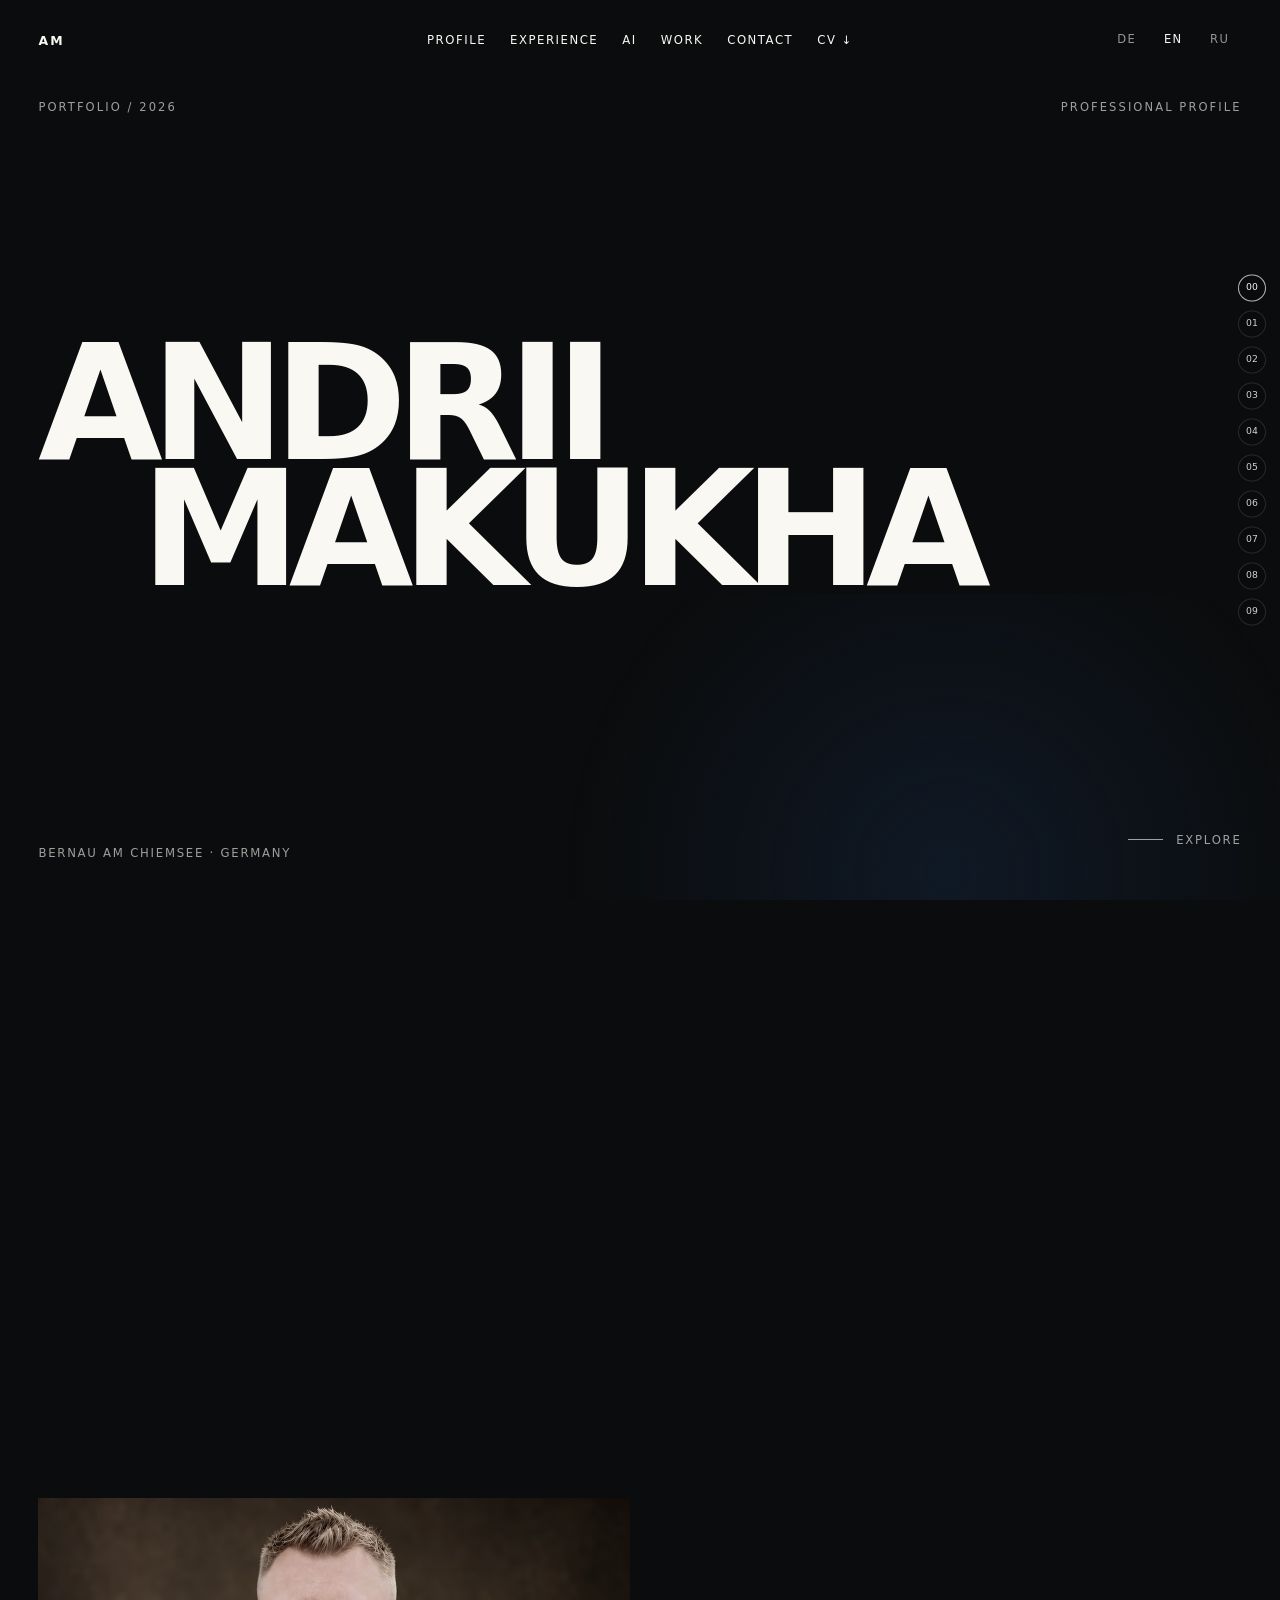
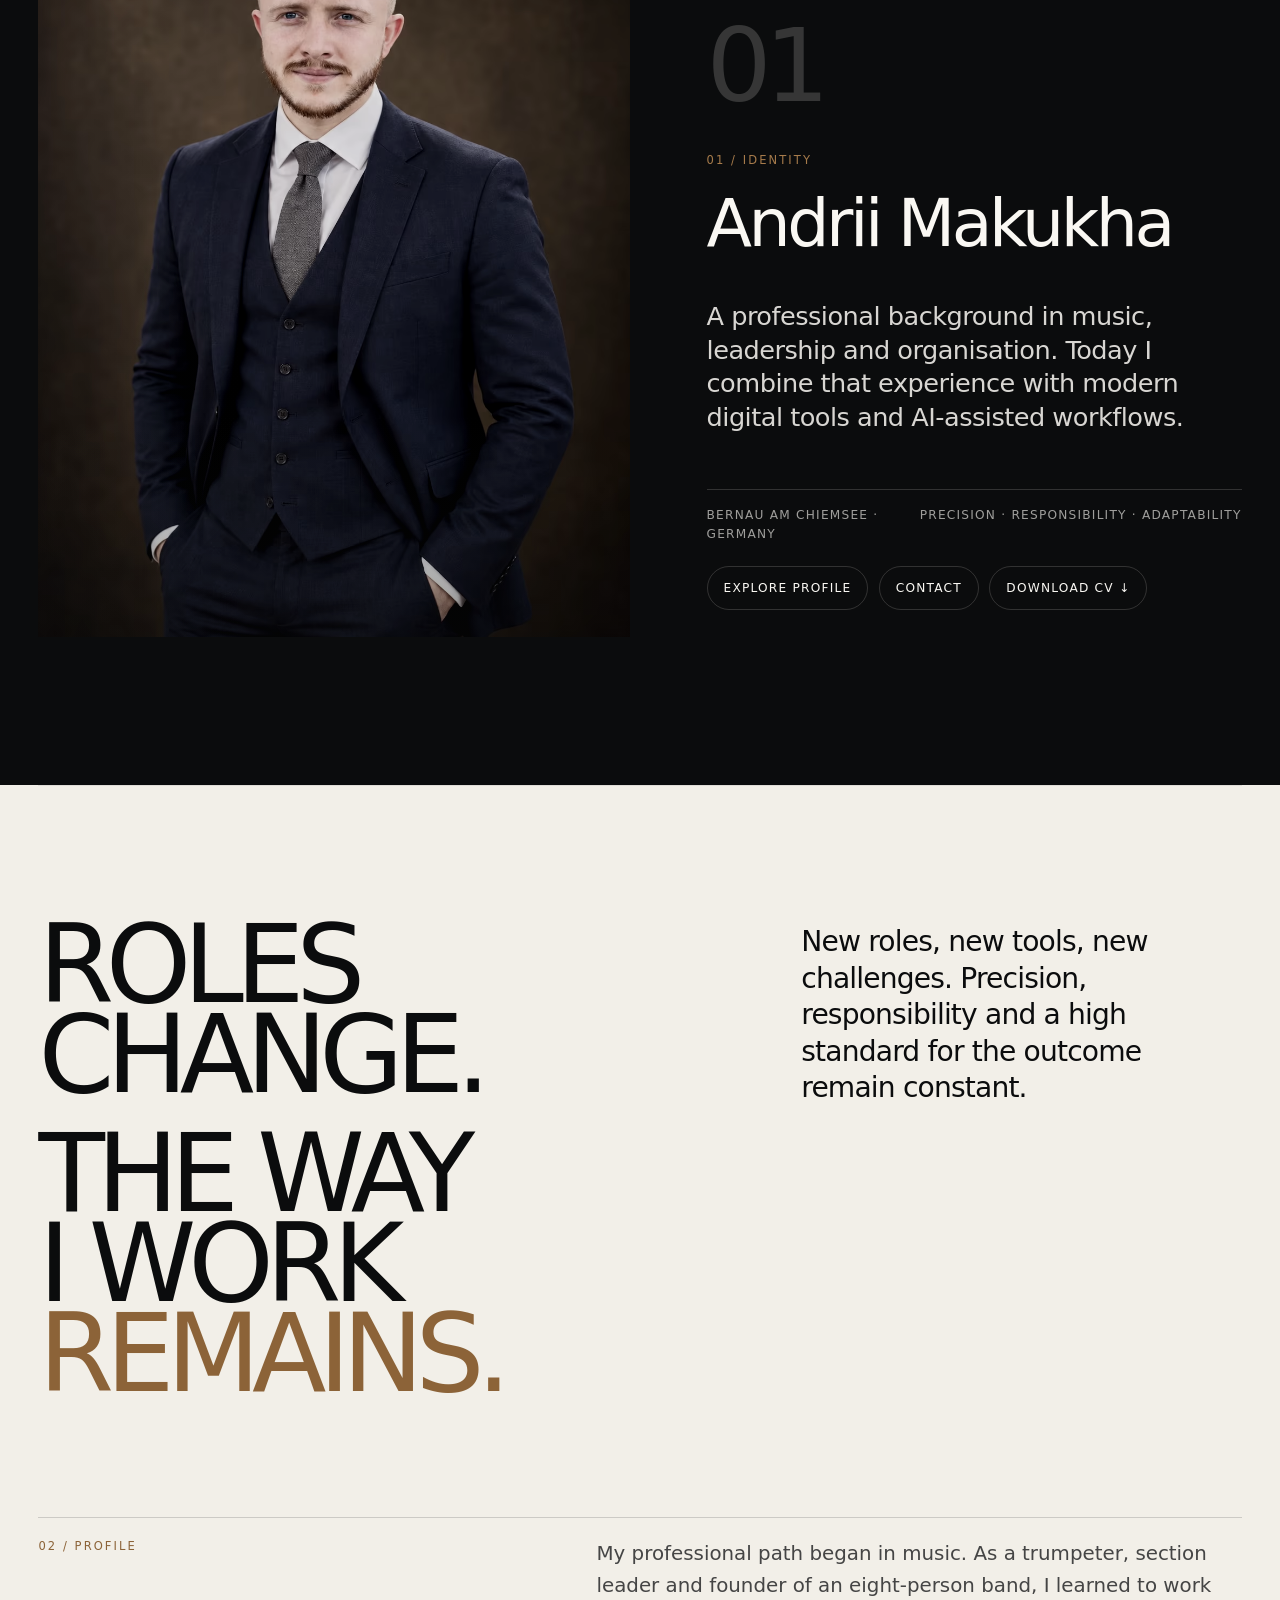
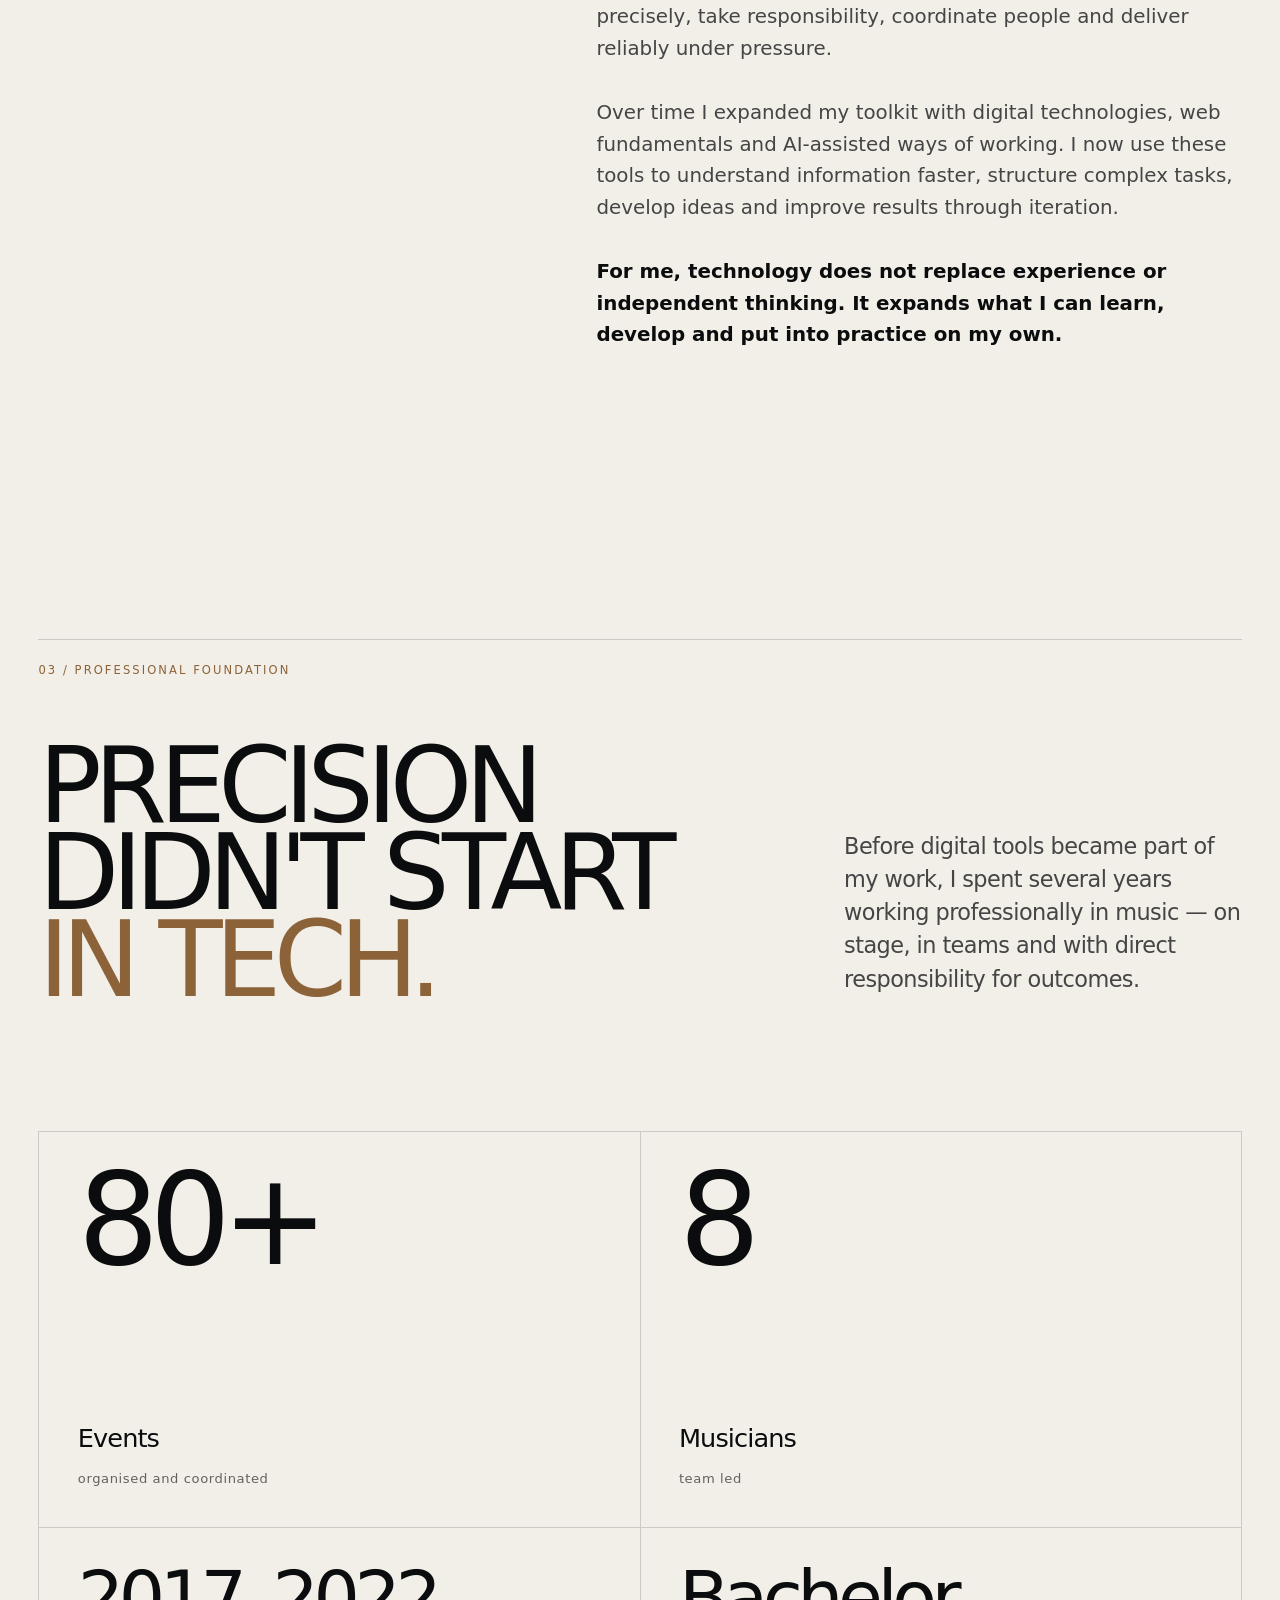
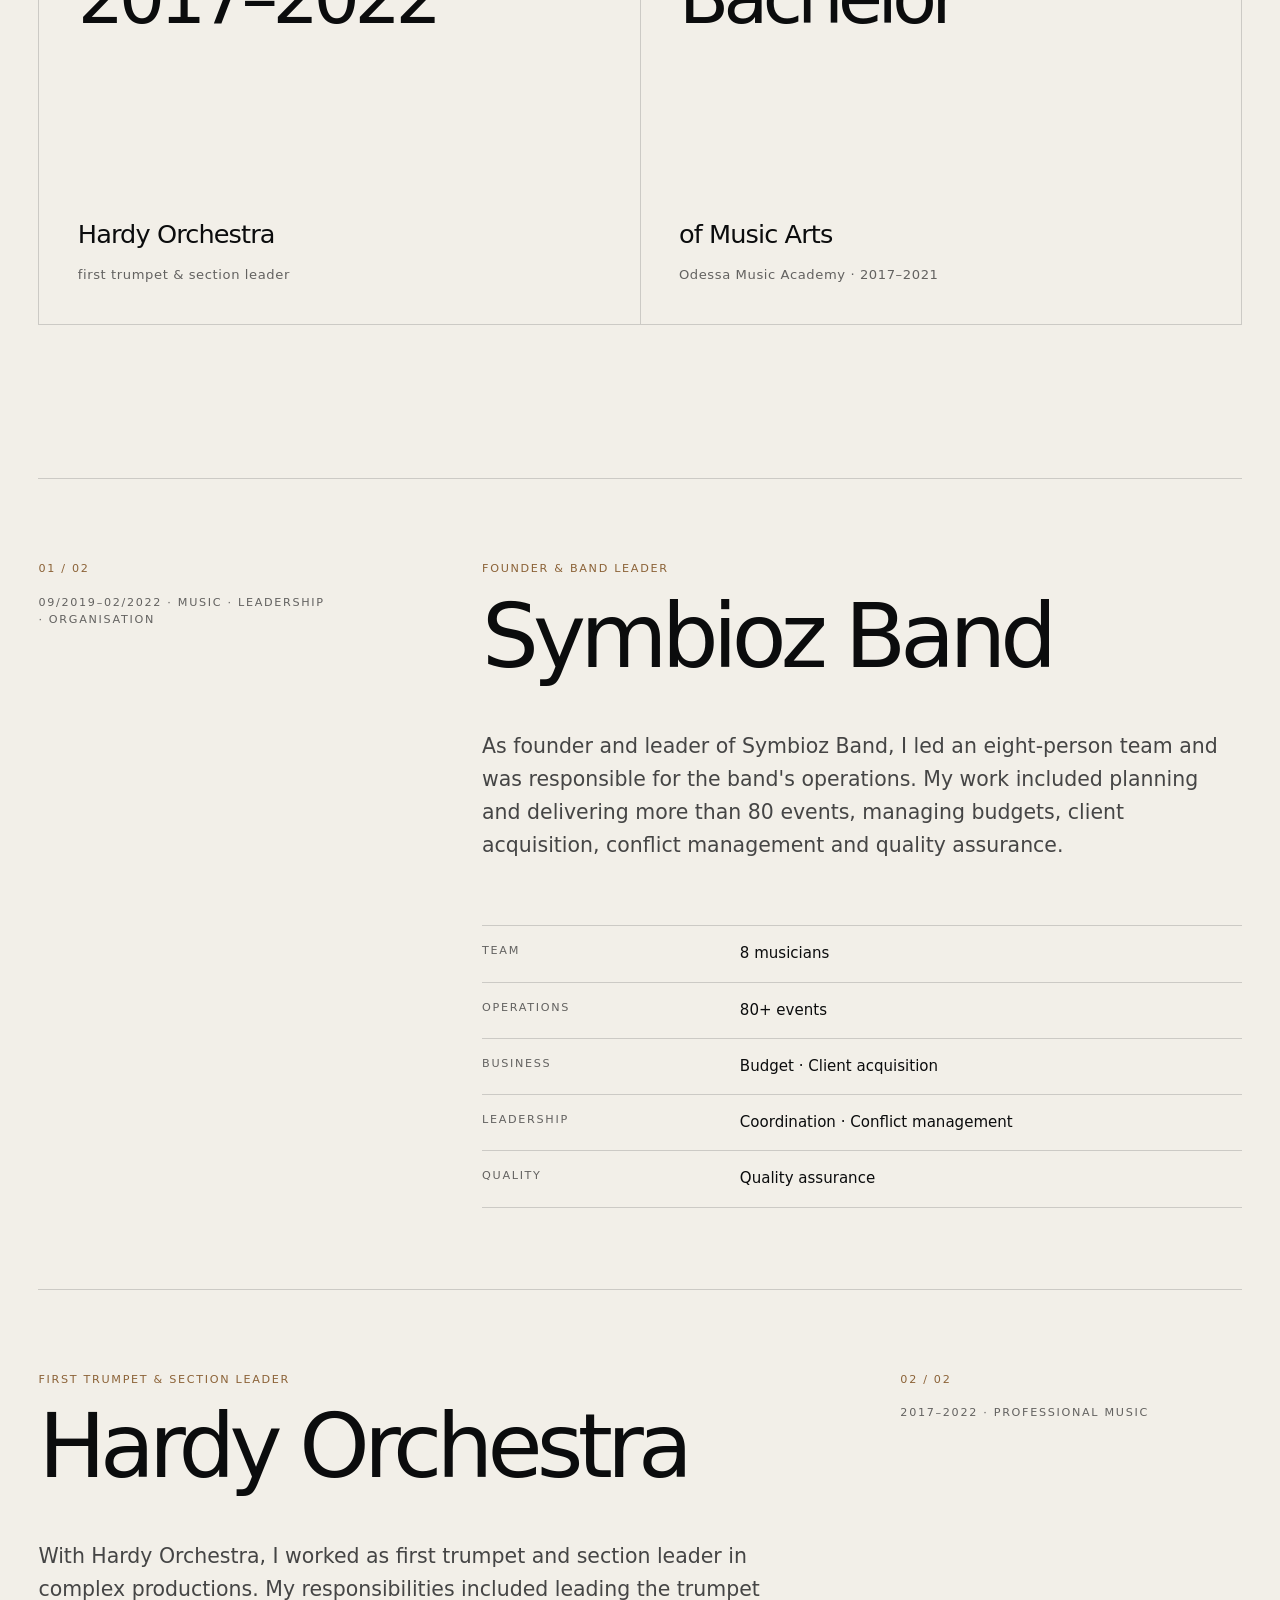
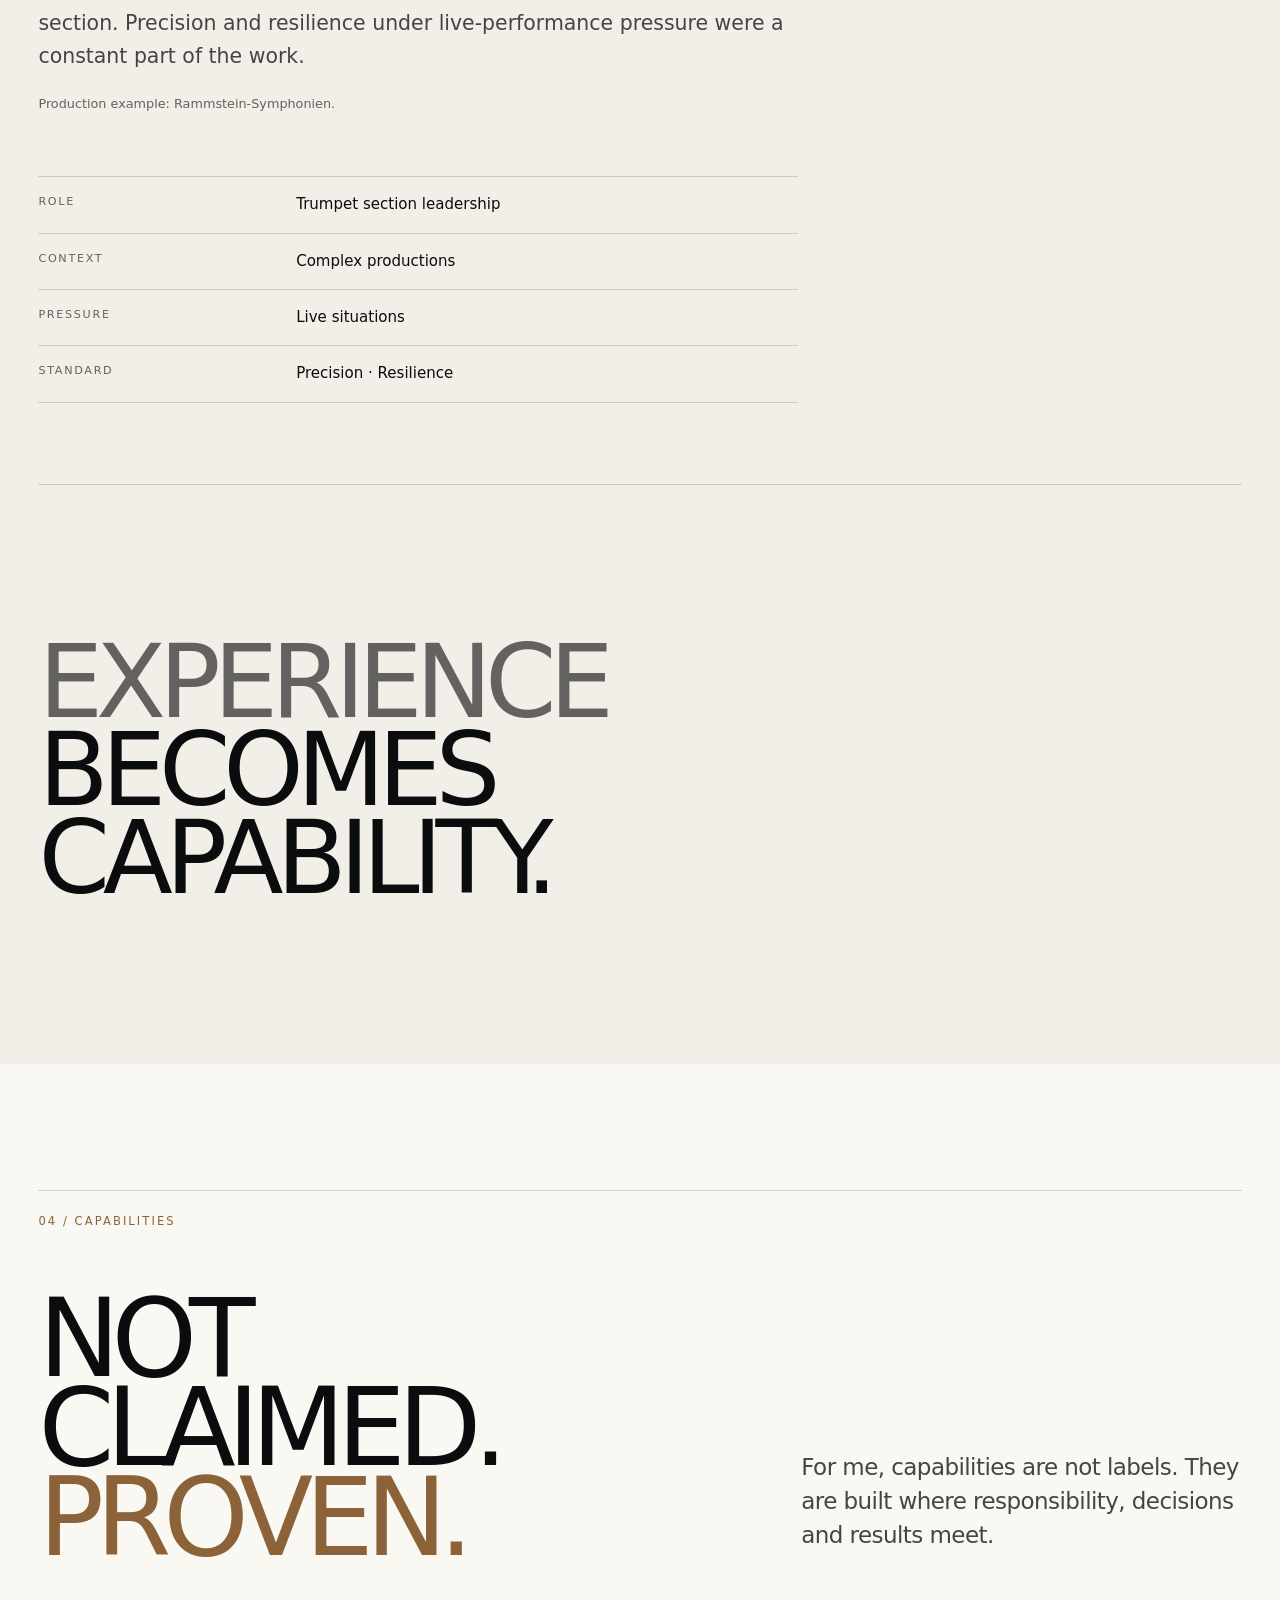
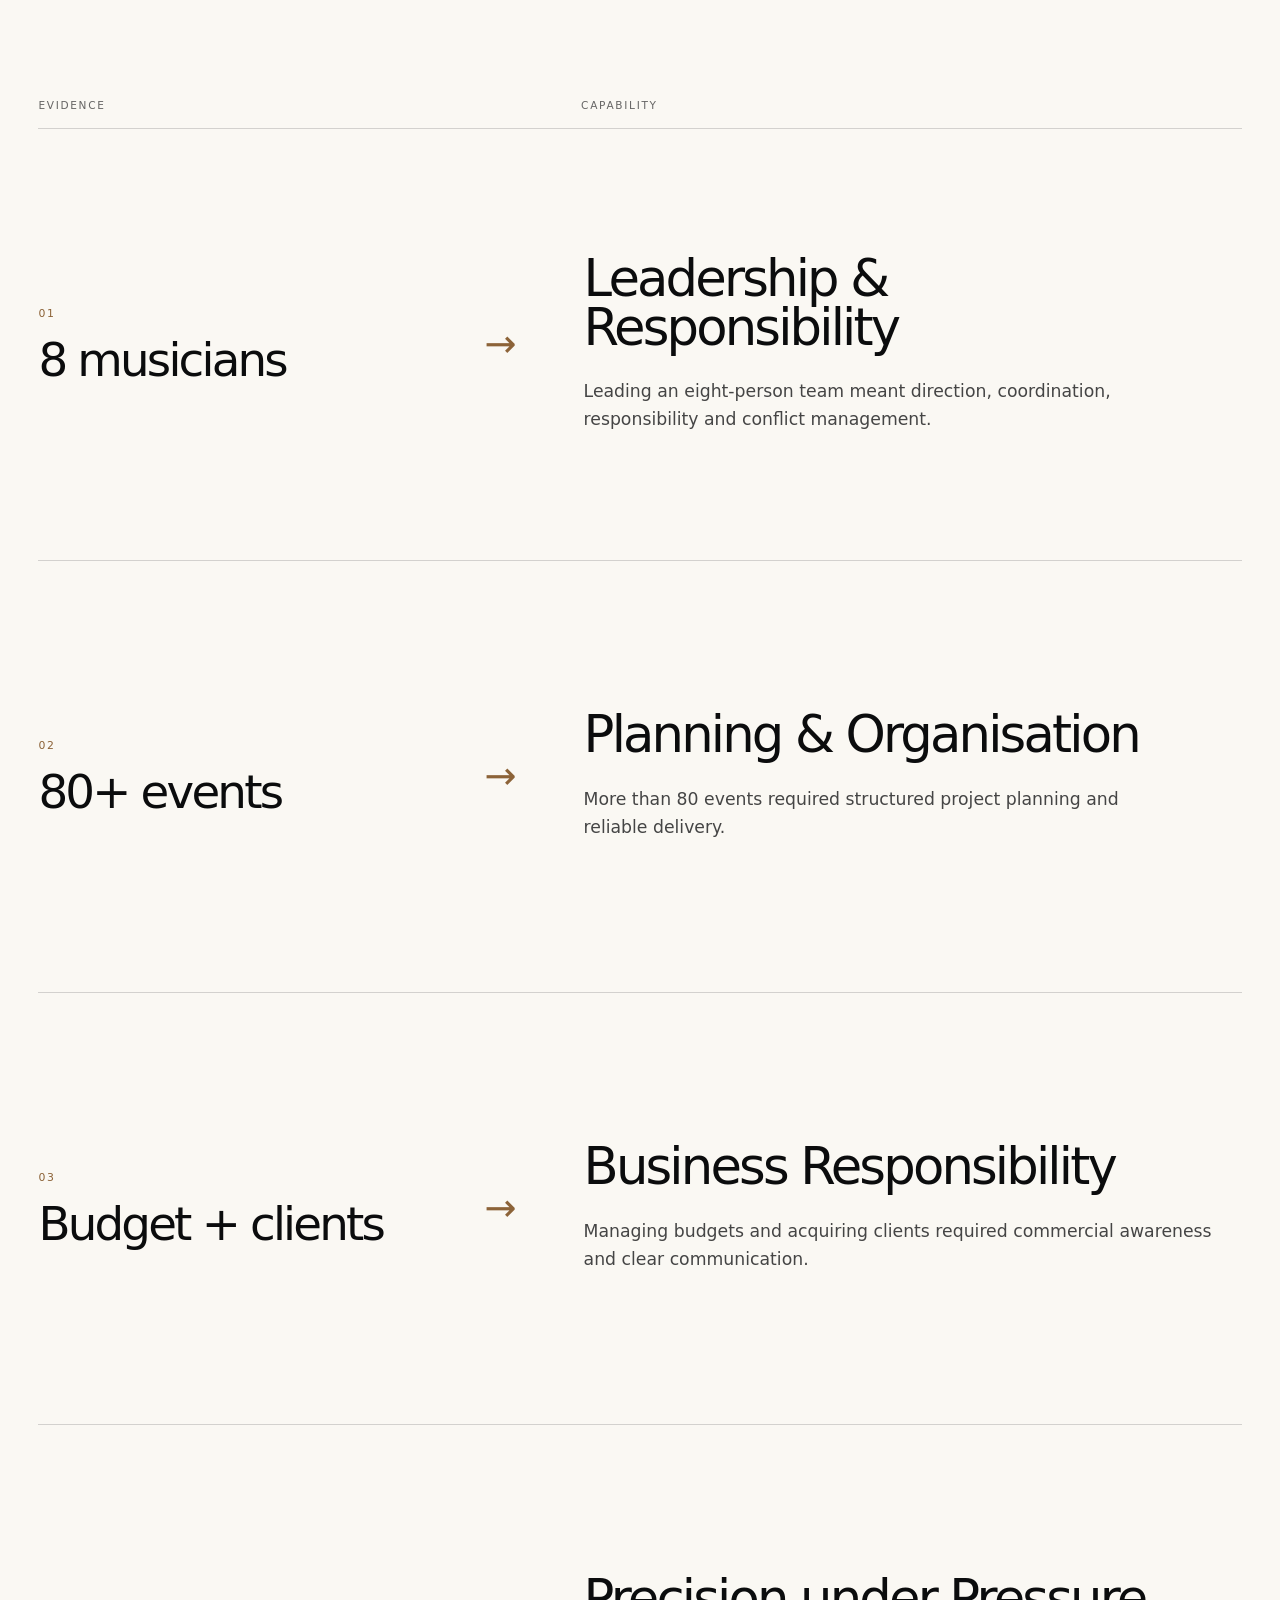
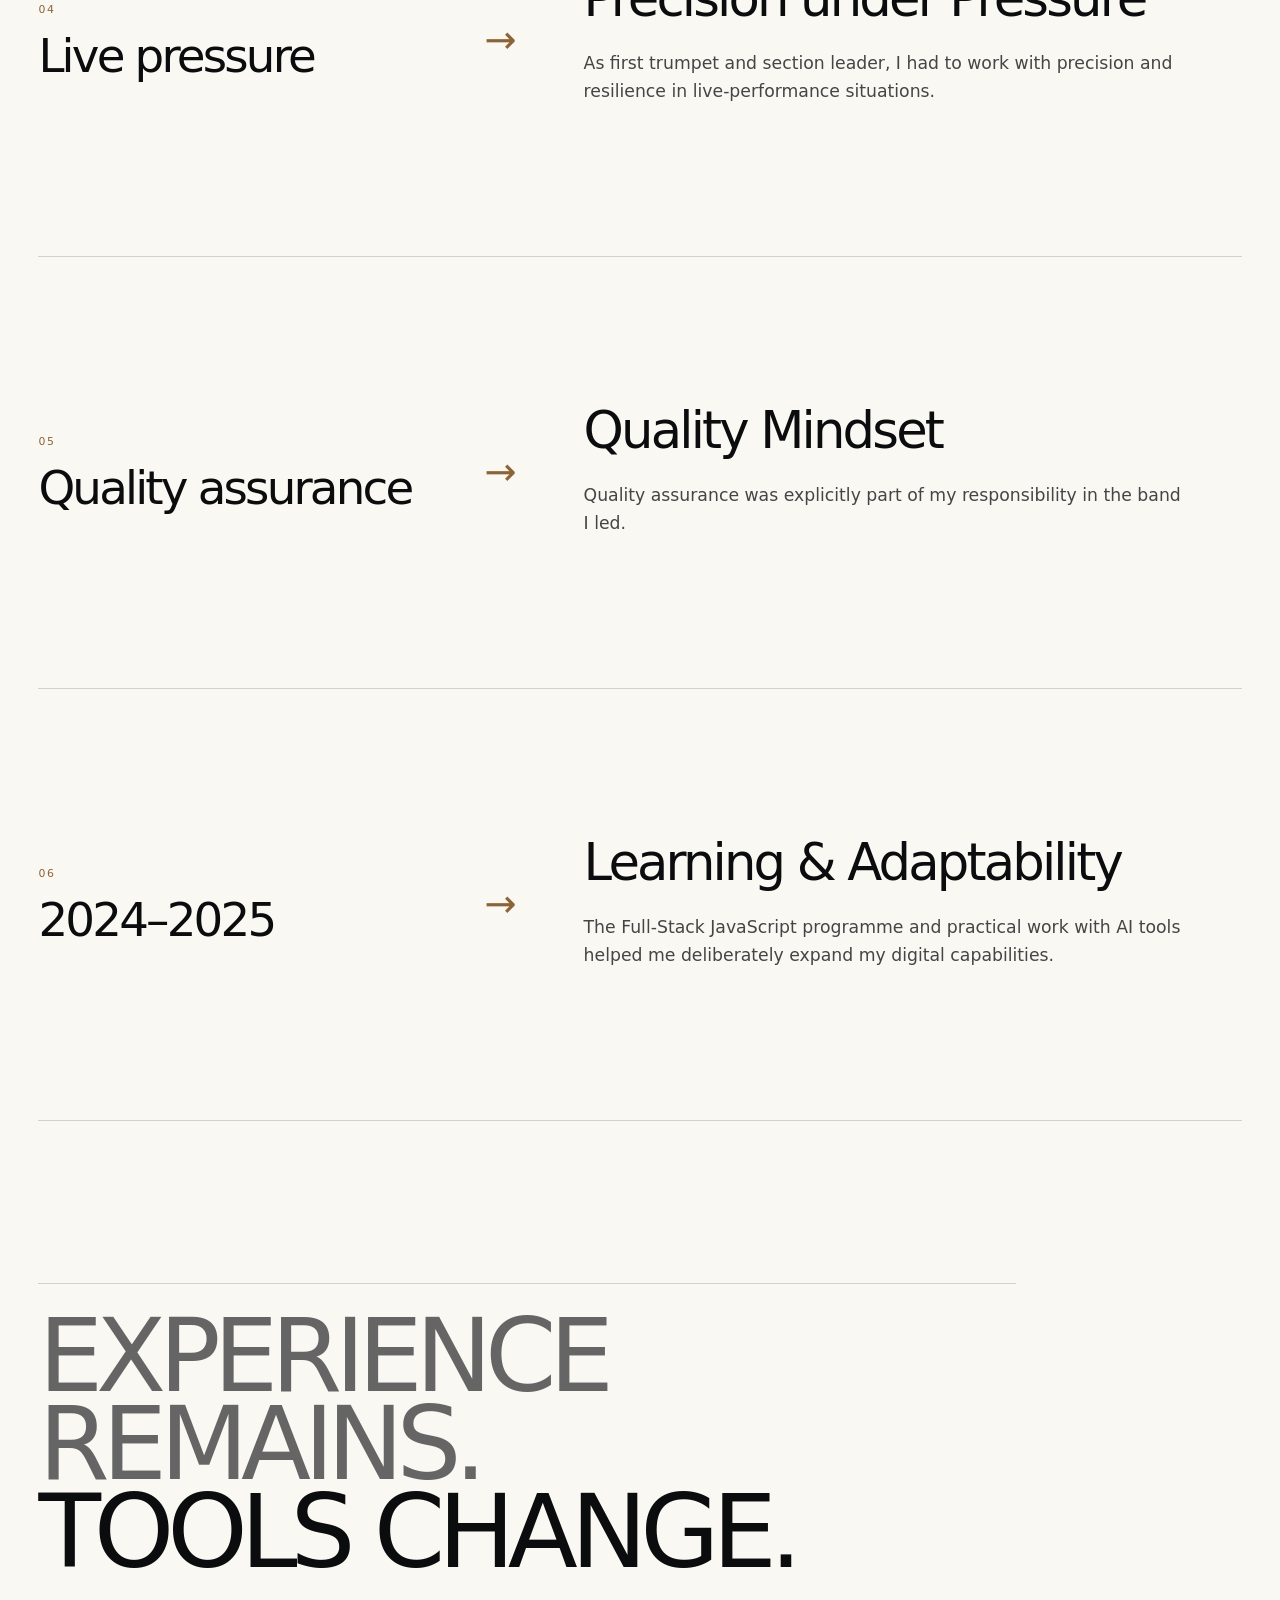
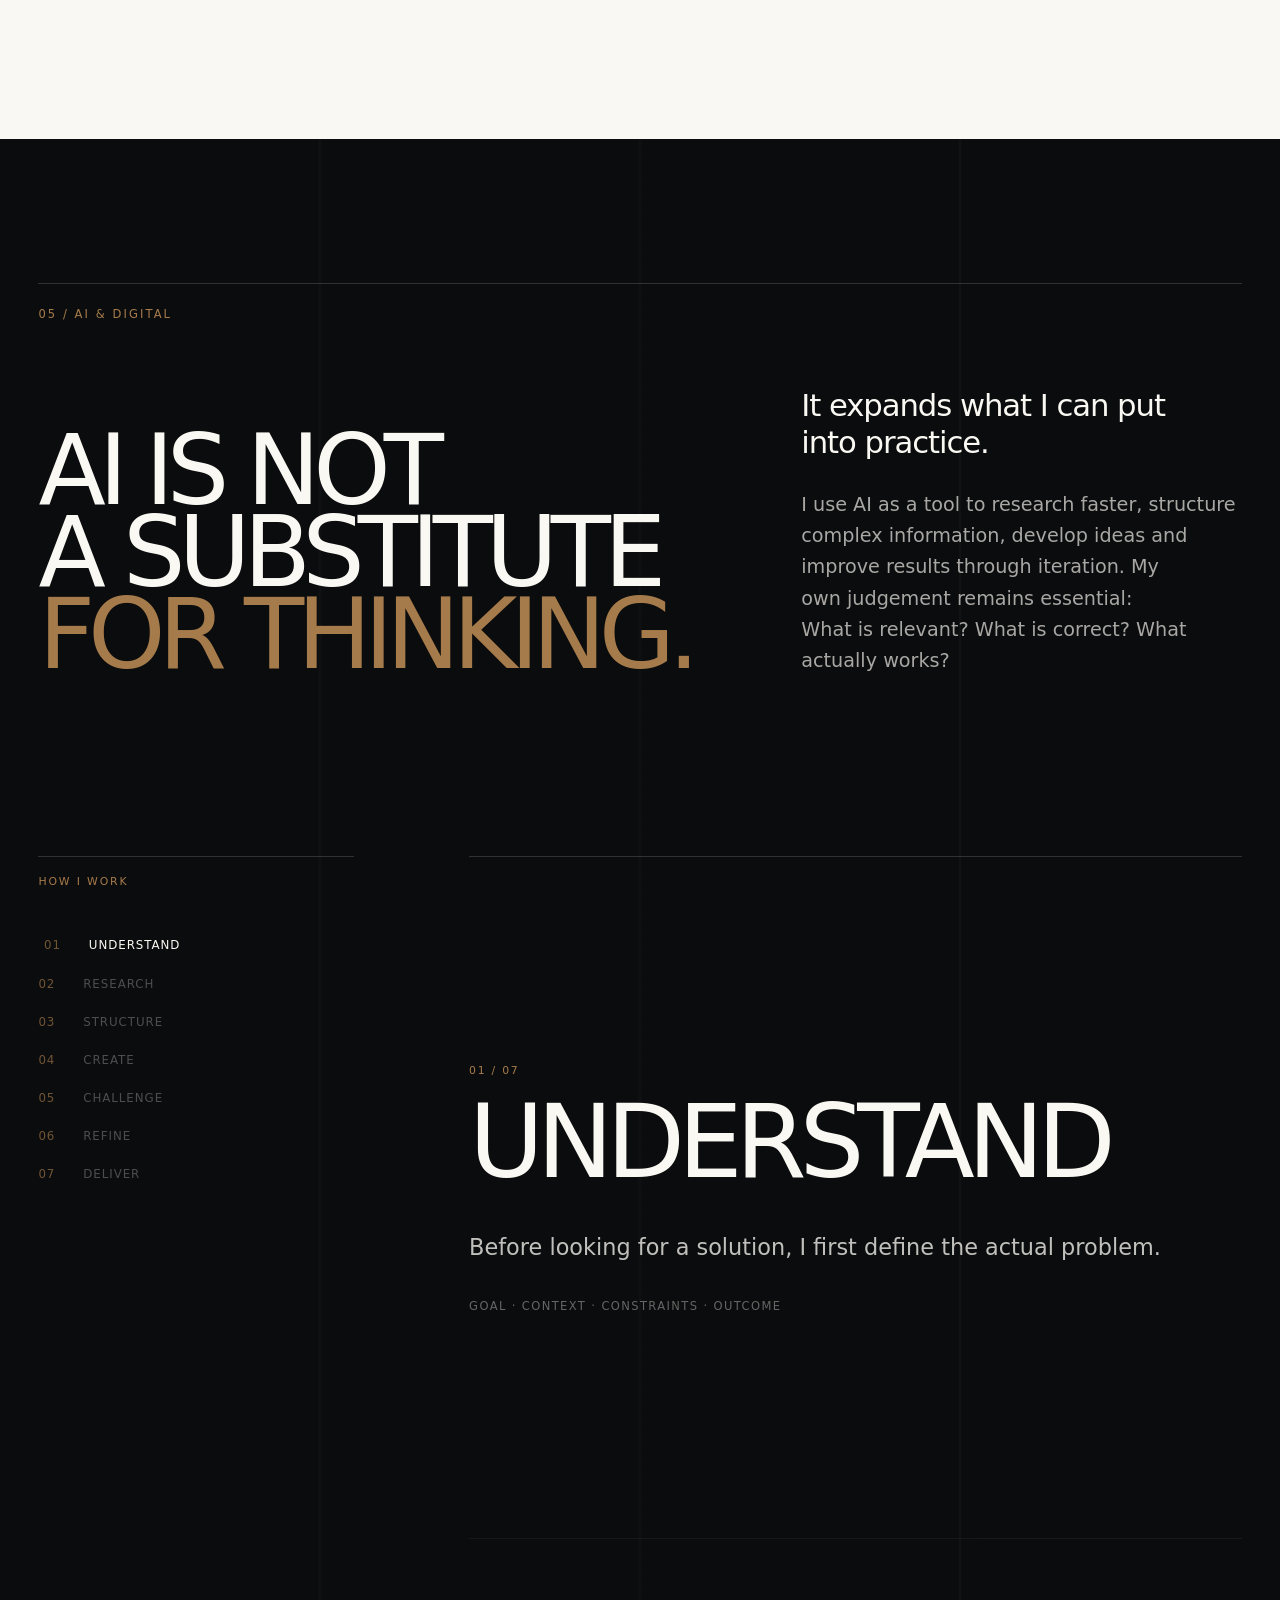
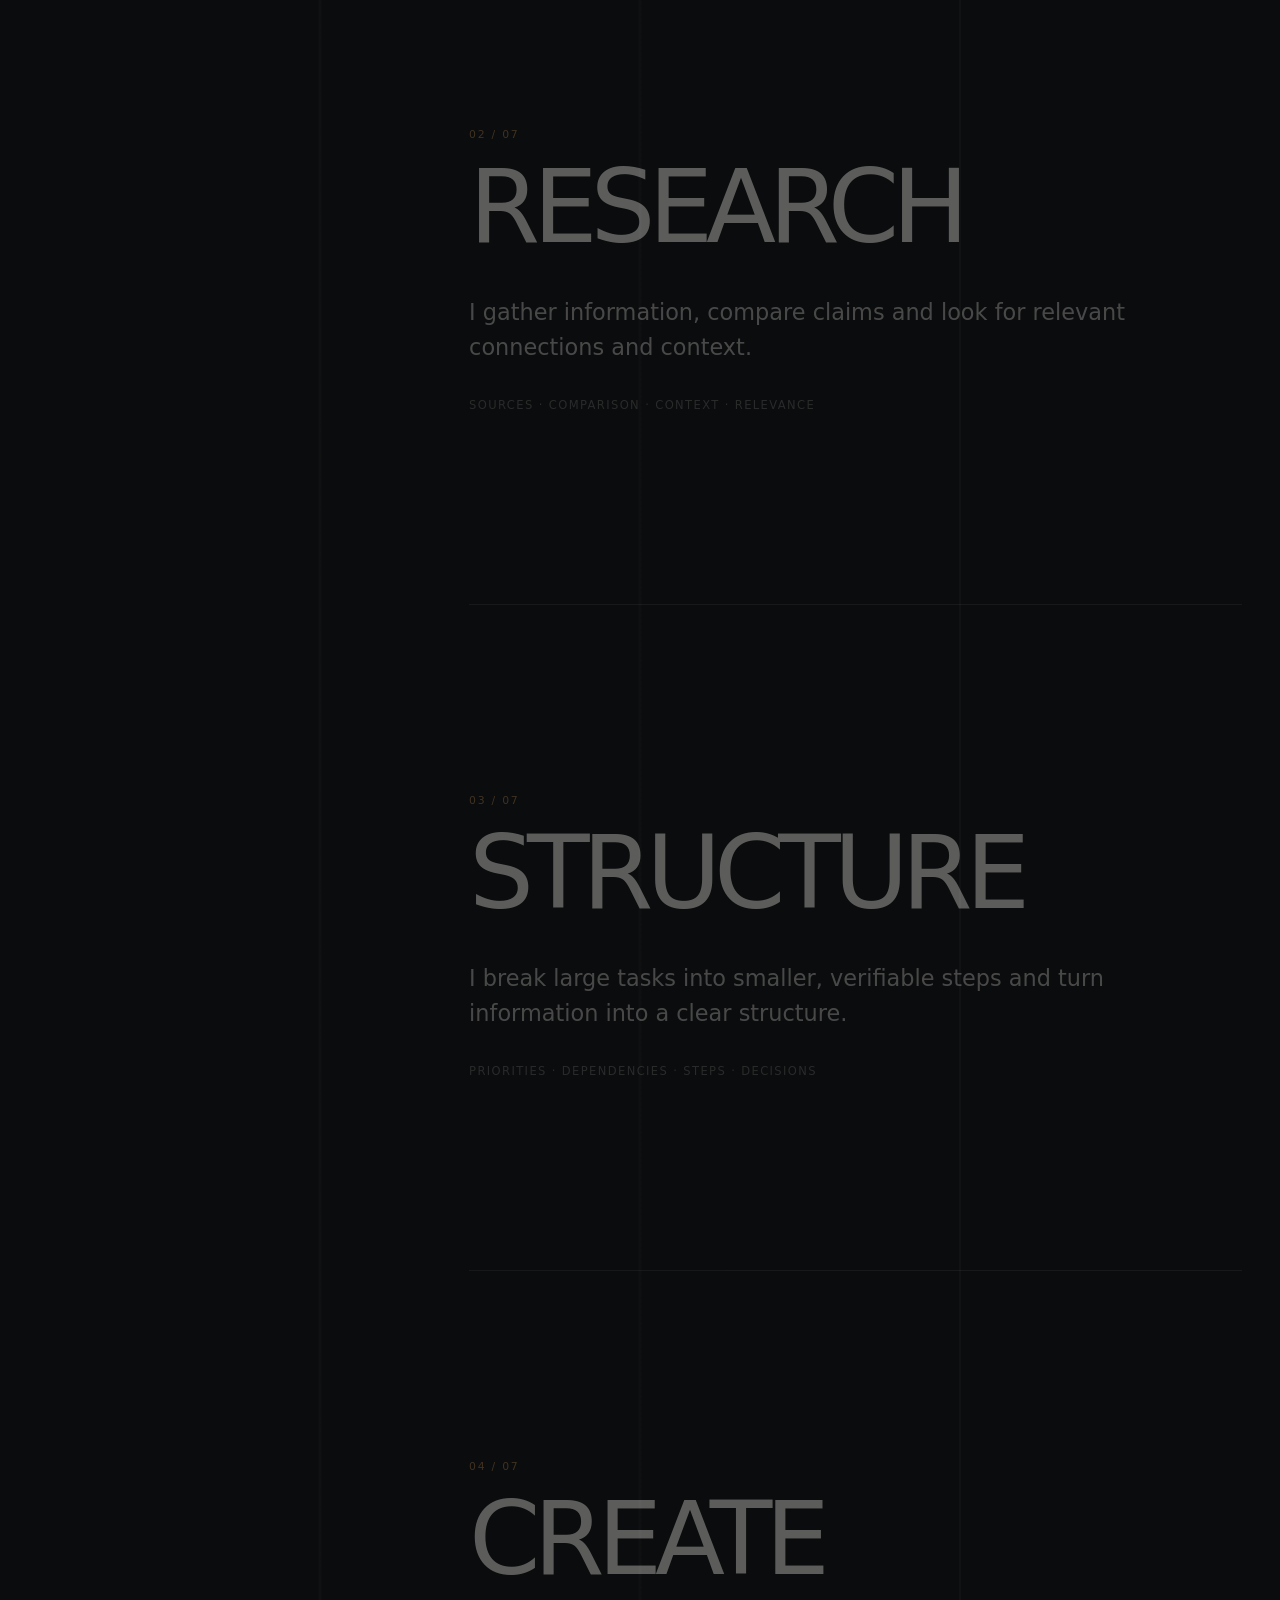
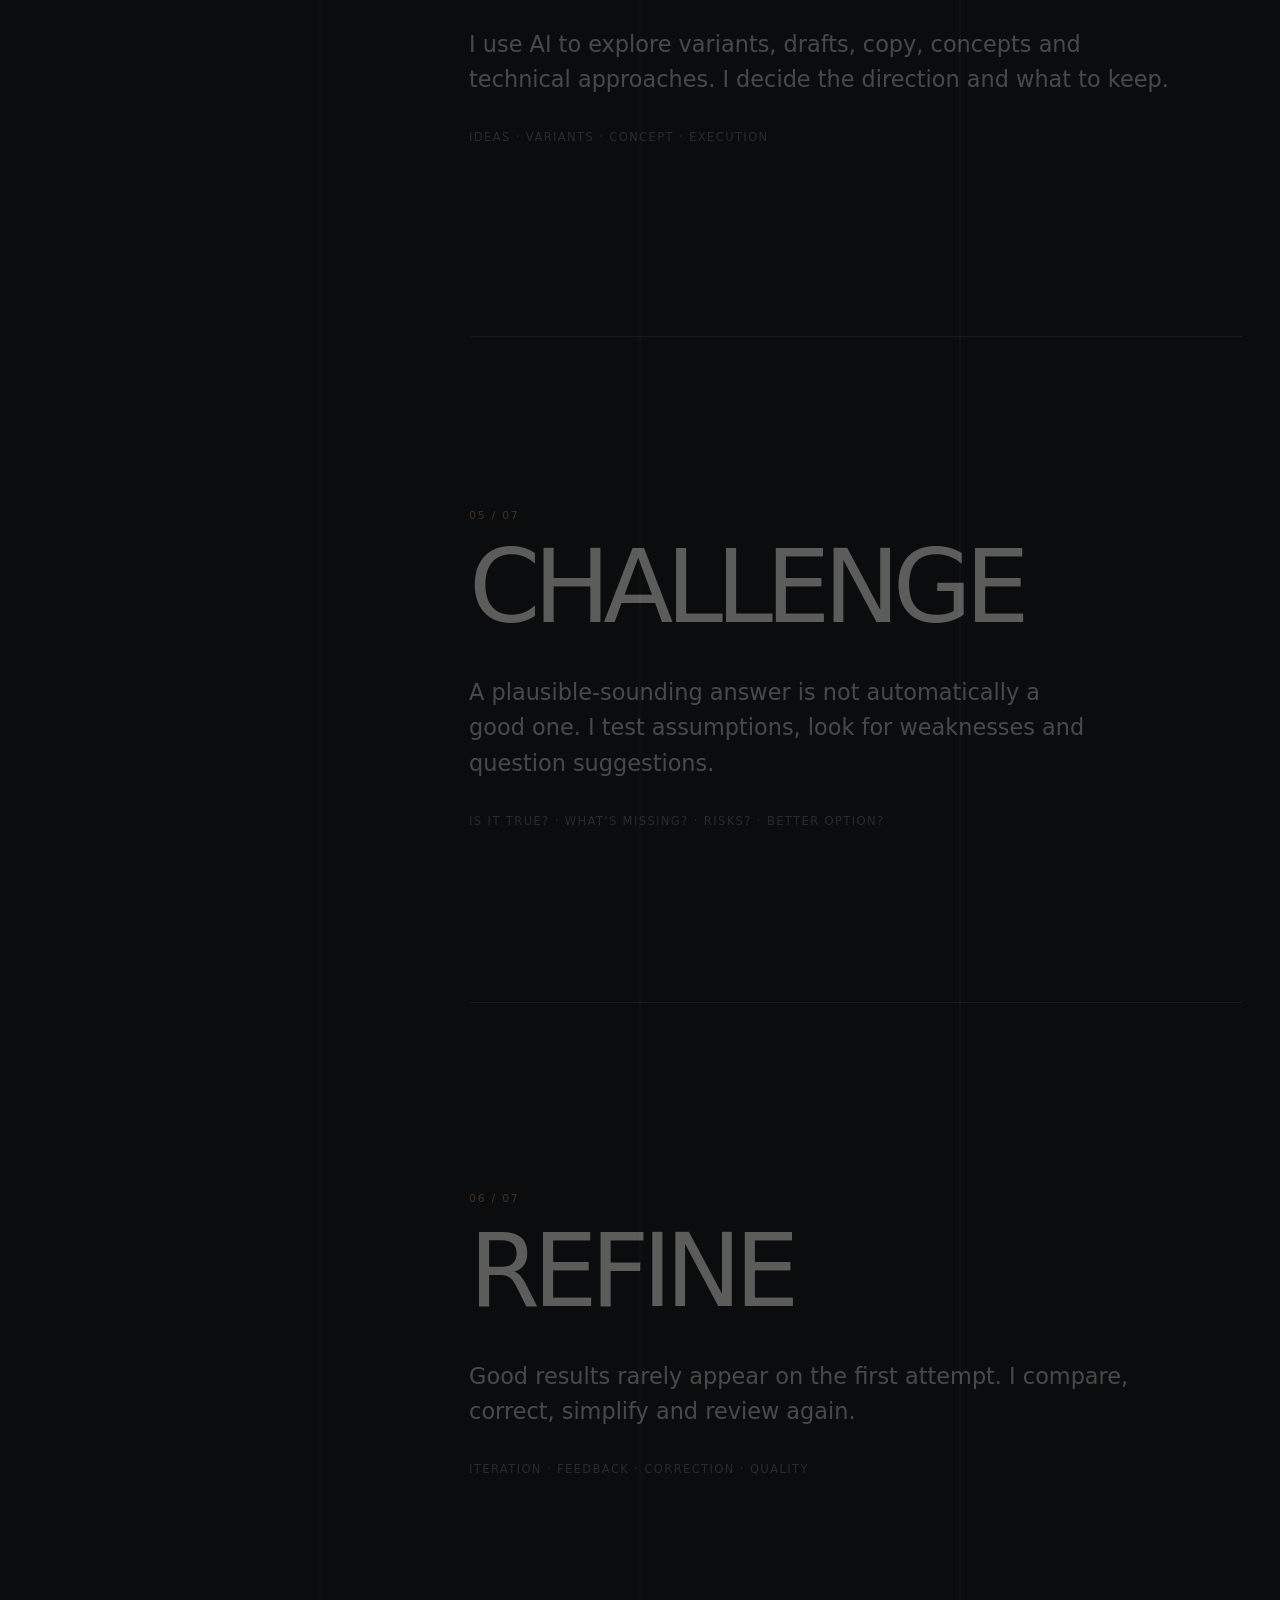
<file: en/index.html>
<!doctype html>
<html lang="en">
<head>
  <meta charset="utf-8">
  <meta name="viewport" content="width=device-width, initial-scale=1">
  <meta name="theme-color" content="#0b0c0d">
  <meta name="description" content="Professional portfolio of Andrii Makukha — a background in music, leadership and organisation, combined with modern digital tools and AI-assisted workflows.">
  <title>Andrii Makukha — Professional Portfolio</title>
  <meta name="robots" content="index,follow">
  <meta name="color-scheme" content="dark light">
  <meta property="og:type" content="website">
  <meta property="og:title" content="Andrii Makukha — Professional Portfolio">
  <meta property="og:description" content="Professional portfolio of Andrii Makukha — a background in music, leadership and organisation, combined with modern digital tools and AI-assisted workflows.">
  <meta property="og:url" content="https://web-portfolio-woad-two.vercel.app/en/">
  <meta property="og:locale" content="en_GB">
  <meta property="og:site_name" content="Andrii Makukha">
  <meta property="og:image" content="https://web-portfolio-woad-two.vercel.app/assets/og-portfolio.png">
  <meta property="og:image:width" content="1200">
  <meta property="og:image:height" content="630">
  <meta property="og:image:alt" content="Andrii Makukha — Professional Portfolio">
  <meta name="twitter:image" content="https://web-portfolio-woad-two.vercel.app/assets/og-portfolio.png">
  <meta name="twitter:image:alt" content="Andrii Makukha — Professional Portfolio">
  <meta name="twitter:card" content="summary_large_image">
  <meta name="twitter:title" content="Andrii Makukha — Professional Portfolio">
  <meta name="twitter:description" content="Professional portfolio of Andrii Makukha — a background in music, leadership and organisation, combined with modern digital tools and AI-assisted workflows.">
  <link rel="canonical" href="https://web-portfolio-woad-two.vercel.app/en/">
  <link rel="alternate" hreflang="de" href="https://web-portfolio-woad-two.vercel.app/de/">
  <link rel="alternate" hreflang="en" href="https://web-portfolio-woad-two.vercel.app/en/">
  <link rel="alternate" hreflang="ru" href="https://web-portfolio-woad-two.vercel.app/ru/">
  <link rel="alternate" hreflang="x-default" href="https://web-portfolio-woad-two.vercel.app/de/">
  <link rel="stylesheet" href="../css/v2.css">
  <link rel="icon" href="../assets/favicon.svg" type="image/svg+xml">
  <noscript><style>[data-reveal]{opacity:1!important;transform:none!important}.portrait-frame{clip-path:none!important;opacity:1!important}.workflow-step,.journey-event{opacity:1!important;transform:none!important}.opening__name,.opening__eyebrow,.opening__meta,.opening__scroll{opacity:1!important;transform:none!important}.site-nav__menu-toggle{display:none!important}.site-nav__languages{display:flex!important}</style></noscript>
  <script type="application/ld+json">{"@context":"https://schema.org","@type":"Person","name":"Andrii Makukha","url":"https://web-portfolio-woad-two.vercel.app/en/","sameAs":["https://github.com/andrii-makukha"],"address":{"@type":"PostalAddress","addressLocality":"Bernau am Chiemsee","addressCountry":"DE"}}</script>
</head>
<body>
  <a class="skip-link" href="#main-content">Skip to content</a>
  <nav class="site-nav" aria-label="Main navigation">
    <a class="site-nav__mark" href="#top" aria-label="Andrii Makukha">AM</a>
    <div class="site-nav__center">
      <a href="#profile">Profile</a>
      <a href="#foundation">Experience</a>
      <a href="#ai">AI</a>
      <a href="#work">Work</a>
      <a href="#contact">Contact</a>
      <a href="../assets/cv/andrii-makukha-en.pdf" download aria-label="Download CV as PDF">CV ↓</a>
    </div>
    <div class="site-nav__languages" aria-label="Choose language">
      <a href="../de/" data-lang="de" hreflang="de" lang="de" aria-label="German">DE</a><a href="../en/" data-lang="en" hreflang="en" lang="en" aria-label="English" aria-current="page">EN</a><a href="../ru/" data-lang="ru" hreflang="ru" lang="ru" aria-label="Russian">RU</a>
    </div>
    <button class="site-nav__menu-toggle" type="button" aria-expanded="false" aria-controls="mobile-menu" aria-haspopup="dialog" data-open-label="Menu" data-close-label="Close">
      <span>Menu</span>
    </button>
    <div class="mobile-menu" id="mobile-menu" role="dialog" aria-modal="true" aria-label="Mobile navigation" hidden>
      <div class="mobile-menu__inner">
        <div class="mobile-menu__languages" aria-label="Choose language">
          <a href="../de/" data-lang="de" hreflang="de" lang="de" aria-label="German">DE</a>
          <a href="../en/" data-lang="en" hreflang="en" lang="en" aria-label="English" aria-current="page">EN</a>
          <a href="../ru/" data-lang="ru" hreflang="ru" lang="ru" aria-label="Russian">RU</a>
        </div>
        <a href="#profile">02 · Profile</a>
        <a href="#foundation">03 · Experience</a>
        <a href="#capabilities">04 · Capabilities</a>
        <a href="#ai">05 · AI</a>
        <a href="#work">06 · Work</a>
        <a href="#journey">07 · Journey</a>
        <a href="#languages">08 · Languages</a>
        <a href="#contact">09 · Contact</a>
        <a href="../assets/cv/andrii-makukha-en.pdf" download aria-label="Download CV as PDF">CV ↓</a>
      </div>
    </div>
    <span class="site-nav__progress" aria-hidden="true"></span>
  </nav>

  <aside class="chapter-rail" aria-label="Chapters">
    <a href="#top" data-rail aria-label="00 · Opening" aria-current="true">00</a>
    <a href="#identity" data-rail aria-label="01 · Identity">01</a>
    <a href="#profile" data-rail aria-label="02 · Profile">02</a>
    <a href="#foundation" data-rail aria-label="03 · Professional Foundation">03</a>
    <a href="#capabilities" data-rail aria-label="04 · Capabilities">04</a>
    <a href="#ai" data-rail aria-label="05 · AI and Digital">05</a>
    <a href="#work" data-rail aria-label="06 · Selected Work">06</a>
    <a href="#journey" data-rail aria-label="07 · Journey and Education">07</a>
    <a href="#languages" data-rail aria-label="08 · Languages">08</a>
    <a href="#contact" data-rail aria-label="09 · Contact">09</a>
  </aside>

  <main id="main-content" tabindex="-1">
    <section class="opening-shell" id="top" data-chapter data-nav="dark">
      <div class="opening">
        <div class="opening__eyebrow">
          <span>Portfolio / 2026</span>
          <span>Professional Profile</span>
        </div>

        <div class="opening__name-wrap">
          <h1 class="opening__name">
            <span>Andrii</span>
            <span>Makukha</span>
          </h1>
        </div>

        <div class="opening__bottom">
          <div class="opening__meta">Bernau am Chiemsee · Germany</div>
          <a class="opening__scroll" href="#identity">Explore</a>
        </div>
      </div>
    </section>

    <section class="identity" id="identity" data-chapter data-nav="dark">
      <div class="identity__grid">
        <figure class="portrait-frame">
          <img src="../assets/portrait.avif" alt="Portrait of Andrii Makukha in a dark suit against a neutral background" width="1122" height="1402" loading="lazy" decoding="async" fetchpriority="low">
        </figure>

        <div class="identity__content">
          <p class="kicker" data-reveal>01 / Identity</p>
          <h2 class="identity__title" data-reveal>Andrii Makukha</h2>
          <p class="identity__statement" data-reveal>A professional background in music, leadership and organisation. Today I combine that experience with modern digital tools and AI-assisted workflows.</p>

          <div class="identity__meta" data-reveal>
            <span>Bernau am Chiemsee · Germany</span>
            <span>Precision · Responsibility · Adaptability</span>
          </div>

          <div class="identity__actions" data-reveal>
            <a class="text-link" href="#profile">Explore profile</a>
            <a class="text-link" href="mailto:makukha.andrii.it@gmail.com">Contact</a>
            <a class="text-link" href="../assets/cv/andrii-makukha-en.pdf" download>Download CV ↓</a>
          </div>
        </div>
      </div>
    </section>

    <section class="profile" id="profile" data-chapter data-nav="light">
      <div class="profile__inner">
        <header class="profile__header">
          <h2 class="profile__display" data-reveal>
            <span>Roles</span>
            <span>change.</span>
            <span>The way I work</span>
            <span>remains.</span>
          </h2>

          <p class="profile__lead" data-reveal>New roles, new tools, new challenges. Precision, responsibility and a high standard for the outcome remain constant.</p>
        </header>

        <div class="profile__body">
          <div class="profile__chapter" data-reveal>02 / Profile</div>
          <div class="profile__copy">
            <p data-reveal>My professional path began in music. As a trumpeter, section leader and founder of an eight-person band, I learned to work precisely, take responsibility, coordinate people and deliver reliably under pressure.</p>
            <p data-reveal>Over time I expanded my toolkit with digital technologies, web fundamentals and AI-assisted ways of working. I now use these tools to understand information faster, structure complex tasks, develop ideas and improve results through iteration.</p>
            <p data-reveal><strong>For me, technology does not replace experience or independent thinking. It expands what I can learn, develop and put into practice on my own.</strong></p>
          </div>
        </div>
      </div>
    </section>


    <section class="foundation" id="foundation" data-chapter data-nav="light">
      <div class="foundation__inner">
        <header class="foundation__intro">
          <p class="foundation__kicker" data-reveal>03 / Professional Foundation</p>
          <div class="foundation__heading-row">
            <h2 class="foundation__display" data-reveal>
              <span>Precision</span>
            <span>didn't start</span>
            <span>in tech.</span>
            </h2>
            <p class="foundation__lead" data-reveal>Before digital tools became part of my work, I spent several years working professionally in music — on stage, in teams and with direct responsibility for outcomes.</p>
          </div>
        </header>

        <div class="proof-grid">
          
          <article class="proof" data-reveal>
            <div class="proof__value">80+</div>
            <h3 class="proof__label">Events</h3>
            <p class="proof__sub">organised and coordinated</p>
          </article>
          <article class="proof" data-reveal>
            <div class="proof__value">8</div>
            <h3 class="proof__label">Musicians</h3>
            <p class="proof__sub">team led</p>
          </article>
          <article class="proof proof--compact" data-reveal>
            <div class="proof__value">2017–2022</div>
            <h3 class="proof__label">Hardy Orchestra</h3>
            <p class="proof__sub">first trumpet & section leader</p>
          </article>
          <article class="proof proof--compact" data-reveal>
            <div class="proof__value">Bachelor</div>
            <h3 class="proof__label">of Music Arts</h3>
            <p class="proof__sub">Odessa Music Academy · 2017–2021</p>
          </article>
        </div>

        <div class="case-studies">
          
        <article class="case-study " data-reveal>
          <div class="case-study__aside">
            <span class="case-study__index">01 / 02</span>
            <span class="case-study__meta">09/2019–02/2022 · Music · Leadership · Organisation</span>
          </div>
          <div class="case-study__content">
            <p class="case-study__role">Founder & Band Leader</p>
            <h3 class="case-study__title">Symbioz Band</h3>
            <p class="case-study__body">As founder and leader of Symbioz Band, I led an eight-person team and was responsible for the band's operations. My work included planning and delivering more than 80 events, managing budgets, client acquisition, conflict management and quality assurance.</p>
            
            <dl class="case-study__facts">
              <div><dt>TEAM</dt><dd>8 musicians</dd></div><div><dt>OPERATIONS</dt><dd>80+ events</dd></div><div><dt>BUSINESS</dt><dd>Budget · Client acquisition</dd></div><div><dt>LEADERSHIP</dt><dd>Coordination · Conflict management</dd></div><div><dt>QUALITY</dt><dd>Quality assurance</dd></div>
            </dl>
          </div>
        </article>
          
        <article class="case-study case-study--reverse" data-reveal>
          <div class="case-study__aside">
            <span class="case-study__index">02 / 02</span>
            <span class="case-study__meta">2017–2022 · Professional Music</span>
          </div>
          <div class="case-study__content">
            <p class="case-study__role">First Trumpet & Section Leader</p>
            <h3 class="case-study__title">Hardy Orchestra</h3>
            <p class="case-study__body">With Hardy Orchestra, I worked as first trumpet and section leader in complex productions. My responsibilities included leading the trumpet section. Precision and resilience under live-performance pressure were a constant part of the work.</p>
            <p class="case-study__note">Production example: Rammstein-Symphonien.</p>
            <dl class="case-study__facts">
              <div><dt>ROLE</dt><dd>Trumpet section leadership</dd></div><div><dt>CONTEXT</dt><dd>Complex productions</dd></div><div><dt>PRESSURE</dt><dd>Live situations</dd></div><div><dt>STANDARD</dt><dd>Precision · Resilience</dd></div>
            </dl>
          </div>
        </article>
        </div>

        <div class="foundation__closing" data-reveal>
          <span>Experience</span>
          <strong>becomes capability.</strong>
        </div>
      </div>
    </section>


    <section class="capabilities" id="capabilities" data-chapter data-nav="light">
      <div class="capabilities__inner">
        <header class="capabilities__header">
          <p class="capabilities__kicker" data-reveal>04 / Capabilities</p>
          <div class="capabilities__heading-row">
            <h2 class="capabilities__display" data-reveal>
              <span>Not</span>
              <span>claimed.</span>
              <span>Proven.</span>
            </h2>
            <p class="capabilities__lead" data-reveal>For me, capabilities are not labels. They are built where responsibility, decisions and results meet.</p>
          </div>
        </header>

        <div class="capabilities__labels" aria-hidden="true">
          <span>Evidence</span>
          <span>Capability</span>
        </div>

        <div class="capabilities__list">
          
        <article class="capability-row" data-reveal>
          <div class="capability-row__evidence">
            <span class="capability-row__number">01</span>
            <strong>8 musicians</strong>
          </div>
          <div class="capability-row__arrow" aria-hidden="true">→</div>
          <div class="capability-row__result">
            <h3>Leadership & Responsibility</h3>
            <p>Leading an eight-person team meant direction, coordination, responsibility and conflict management.</p>
          </div>
        </article>
        <article class="capability-row" data-reveal>
          <div class="capability-row__evidence">
            <span class="capability-row__number">02</span>
            <strong>80+ events</strong>
          </div>
          <div class="capability-row__arrow" aria-hidden="true">→</div>
          <div class="capability-row__result">
            <h3>Planning & Organisation</h3>
            <p>More than 80 events required structured project planning and reliable delivery.</p>
          </div>
        </article>
        <article class="capability-row" data-reveal>
          <div class="capability-row__evidence">
            <span class="capability-row__number">03</span>
            <strong>Budget + clients</strong>
          </div>
          <div class="capability-row__arrow" aria-hidden="true">→</div>
          <div class="capability-row__result">
            <h3>Business Responsibility</h3>
            <p>Managing budgets and acquiring clients required commercial awareness and clear communication.</p>
          </div>
        </article>
        <article class="capability-row" data-reveal>
          <div class="capability-row__evidence">
            <span class="capability-row__number">04</span>
            <strong>Live pressure</strong>
          </div>
          <div class="capability-row__arrow" aria-hidden="true">→</div>
          <div class="capability-row__result">
            <h3>Precision under Pressure</h3>
            <p>As first trumpet and section leader, I had to work with precision and resilience in live-performance situations.</p>
          </div>
        </article>
        <article class="capability-row" data-reveal>
          <div class="capability-row__evidence">
            <span class="capability-row__number">05</span>
            <strong>Quality assurance</strong>
          </div>
          <div class="capability-row__arrow" aria-hidden="true">→</div>
          <div class="capability-row__result">
            <h3>Quality Mindset</h3>
            <p>Quality assurance was explicitly part of my responsibility in the band I led.</p>
          </div>
        </article>
        <article class="capability-row" data-reveal>
          <div class="capability-row__evidence">
            <span class="capability-row__number">06</span>
            <strong>2024–2025</strong>
          </div>
          <div class="capability-row__arrow" aria-hidden="true">→</div>
          <div class="capability-row__result">
            <h3>Learning & Adaptability</h3>
            <p>The Full-Stack JavaScript programme and practical work with AI tools helped me deliberately expand my digital capabilities.</p>
          </div>
        </article>
        </div>

        <div class="capabilities__bridge" data-reveal>
          <span>Experience remains.</span>
          <strong>Tools change.</strong>
        </div>
      </div>
    </section>


    <section class="ai" id="ai" data-chapter data-nav="dark">
      <div class="ai__inner">
        <header class="ai__header">
          <p class="ai__kicker" data-reveal>05 / AI & Digital</p>
          <div class="ai__heading-row">
            <h2 class="ai__display" data-reveal>
              <span>AI is not</span>
              <span>a substitute</span>
              <span>for thinking.</span>
            </h2>
            <div class="ai__intro" data-reveal>
              <p class="ai__subheadline">It expands what I can put into practice.</p>
              <p>I use AI as a tool to research faster, structure complex information, develop ideas and improve results through iteration. My own judgement remains essential: What is relevant? What is correct? What actually works?</p>
            </div>
          </div>
        </header>

        <div class="workflow">
          <aside class="workflow__aside">
            <p>How I work</p>
            <ol><li data-workflow-marker="0"><span>01</span>Understand</li><li data-workflow-marker="1"><span>02</span>Research</li><li data-workflow-marker="2"><span>03</span>Structure</li><li data-workflow-marker="3"><span>04</span>Create</li><li data-workflow-marker="4"><span>05</span>Challenge</li><li data-workflow-marker="5"><span>06</span>Refine</li><li data-workflow-marker="6"><span>07</span>Deliver</li></ol>
          </aside>

          <div class="workflow__steps">
            
          <article class="workflow-step" data-workflow-step="0">
            <div class="workflow-step__index">01 / 07</div>
            <h3>Understand</h3>
            <p>Before looking for a solution, I first define the actual problem.</p>
            <div class="workflow-step__meta">Goal · Context · Constraints · Outcome</div>
          </article>
          <article class="workflow-step" data-workflow-step="1">
            <div class="workflow-step__index">02 / 07</div>
            <h3>Research</h3>
            <p>I gather information, compare claims and look for relevant connections and context.</p>
            <div class="workflow-step__meta">Sources · Comparison · Context · Relevance</div>
          </article>
          <article class="workflow-step" data-workflow-step="2">
            <div class="workflow-step__index">03 / 07</div>
            <h3>Structure</h3>
            <p>I break large tasks into smaller, verifiable steps and turn information into a clear structure.</p>
            <div class="workflow-step__meta">Priorities · Dependencies · Steps · Decisions</div>
          </article>
          <article class="workflow-step" data-workflow-step="3">
            <div class="workflow-step__index">04 / 07</div>
            <h3>Create</h3>
            <p>I use AI to explore variants, drafts, copy, concepts and technical approaches. I decide the direction and what to keep.</p>
            <div class="workflow-step__meta">Ideas · Variants · Concept · Execution</div>
          </article>
          <article class="workflow-step" data-workflow-step="4">
            <div class="workflow-step__index">05 / 07</div>
            <h3>Challenge</h3>
            <p>A plausible-sounding answer is not automatically a good one. I test assumptions, look for weaknesses and question suggestions.</p>
            <div class="workflow-step__meta">Is it true? · What's missing? · Risks? · Better option?</div>
          </article>
          <article class="workflow-step" data-workflow-step="5">
            <div class="workflow-step__index">06 / 07</div>
            <h3>Refine</h3>
            <p>Good results rarely appear on the first attempt. I compare, correct, simplify and review again.</p>
            <div class="workflow-step__meta">Iteration · Feedback · Correction · Quality</div>
          </article>
          <article class="workflow-step" data-workflow-step="6">
            <div class="workflow-step__index">07 / 07</div>
            <h3>Deliver</h3>
            <p>In the end, the prompt does not matter. A clear, useful and verified result does.</p>
            <div class="workflow-step__meta">Outcome · Quality · Clarity · Responsibility</div>
          </article>
          </div>
        </div>

        <div class="ai-formula" data-reveal>
          <span>Human-directed.</span><span>AI-assisted.</span><span>Result-focused.</span>
        </div>

        <div class="ai-proof" data-reveal>
          <h3>This portfolio is evidence of that approach.</h3>
          <details>
            <summary>How this website was made</summary>
            <p>I defined the concept, structure and content direction, made the design decisions, and carried out the final review. AI tools supported research, exploration and technical implementation.</p>
            <div class="ai-proof__grid">
              <div><span>DIRECTION</span><strong>Goal · Structure · Priorities</strong></div><div><span>CONTENT</span><strong>Biography · Positioning · Copy direction</strong></div><div><span>DESIGN</span><strong>Art direction · Layout · Motion</strong></div><div><span>AI COLLABORATION</span><strong>Research · Exploration · Implementation support</strong></div><div><span>REVIEW</span><strong>Comparison · Correction · Quality control</strong></div>
            </div>
          </details>
        </div>
      </div>
    </section>


    <section class="work" id="work" data-chapter data-nav="light">
      <div class="work__inner">
        <header class="work__header">
          <p class="work__kicker" data-reveal>06 / Selected Work</p>
          <div class="work__heading-row">
            <h2 class="work__display" data-reveal>
              <span>What I've</span>
              <span>built,</span>
              <span>organised</span>
              <span>and&nbsp;developed.</span>
            </h2>
            <p class="work__lead" data-reveal>My projects come from different fields. The category matters less than the task: understand it, structure it, make decisions and keep improving the result.</p>
          </div>
        </header>

        <article class="work-case work-case--hero" data-reveal>
          <div class="work-case__meta">
            <span>01 / Business · Brand · Digital Product</span>
            <span>IN DEVELOPMENT / 2026</span>
          </div>

          <div class="work-case__stage work-case__stage--reschuhe" aria-hidden="true">
            <div class="reschuhe-stage__name">ReSchuhe</div>
            <div class="reschuhe-stage__axis">
              <span>STRATEGY</span>
              <span>BRAND</span>
              <span>PRODUCT</span>
              <span>SYSTEM</span>
              <span>AI</span>
            </div>
          </div>

          <div class="work-case__story">
            <div>
              <p class="work-case__role">Concept · Direction · System Design · AI-assisted Execution</p>
              <h3>ReSchuhe</h3>
              <p class="work-case__subtitle">From a business idea to a structured brand and product system.</p>
            </div>
            <p class="work-case__body">ReSchuhe is a concept being developed in Germany for professional shoe cleaning and care. My work connects business planning, brand development, product structure and AI-assisted execution. The conceptual and technical foundation is in place; the public website and customer-facing digital experience are still in development.</p>
          </div>

          <div class="work-system">
            
            <div class="work-system__item">
              <span>BUSINESS</span>
              <strong>Offering · Audiences · Processes</strong>
            </div>
            <div class="work-system__item">
              <span>BRAND</span>
              <strong>Positioning · Visual direction</strong>
            </div>
            <div class="work-system__item">
              <span>EXPERIENCE</span>
              <strong>User journeys · Digital experience</strong>
            </div>
            <div class="work-system__item">
              <span>SYSTEMS</span>
              <strong>Structure · Documentation · Quality rules</strong>
            </div>
            <div class="work-system__item">
              <span>AI WORKFLOW</span>
              <strong>Research · Exploration · Implementation support · Review</strong>
            </div>
          </div>
        </article>

        <article class="work-case work-case--symbioz" data-reveal>
          <div class="work-case__meta">
            <span>02 / Music · Leadership · Operations</span>
            <span>Founder · Band Leader · Organisation</span>
          </div>
          <div class="symbioz-grid">
            <div class="symbioz-grid__story">
              <h3>Symbioz Band</h3>
              <p class="work-case__subtitle">Founded a band. Led a team. Managed more than 80 events.</p>
              <p class="work-case__body">As founder and leader, I was responsible for an eight-person team as well as planning, budgets, client acquisition, conflict management and quality assurance.</p>
            </div>
            <div class="symbioz-grid__metrics">
              
              <div><strong>80+</strong><span>Events</span></div>
              <div><strong>8</strong><span>Musicians</span></div>
              <div><strong>09/2019–02/2022</strong><span>Period</span></div>
            </div>
          </div>
        </article>

        <section class="digital-work" aria-labelledby="digital-title-en">
          <div class="digital-work__intro" data-reveal>
            <p>03 / Learning · Digital · AI-assisted</p>
            <h3 id="digital-title-en">Digital Explorations</h3>
            <div>Hands-on projects from my technical training and independent practice. They demonstrate practical experience with modern web fundamentals and AI-assisted implementation, but they are not presented as professional software-development experience.</div>
          </div>

          <div class="digital-work__grid">
            <article class="digital-card" data-reveal>
              <div class="digital-card__top">
                <span>01</span>
                <span>Multilingual Web Project</span>
              </div>
              <div class="digital-card__visual digital-card__visual--aurum" aria-hidden="true">
                <span>A</span>
                <small>DE · EN · RU</small>
              </div>
              <h4>Aurum</h4>
              <p>Multilingual website with a request flow, email notifications and rate limiting.</p>
              <div class="digital-card__links">
                <a href="https://aurum-clean.vercel.app/de/site" target="_blank" rel="noopener noreferrer" aria-label="Aurum – open live website in a new tab">Live ↗</a>
                <a href="https://github.com/andrii-makukha/Aurum" target="_blank" rel="noopener noreferrer" aria-label="Aurum – open GitHub repository in a new tab">GitHub ↗</a>
              </div>
            </article>

            <article class="digital-card" data-reveal>
              <div class="digital-card__top">
                <span>02</span>
                <span>React Learning Project</span>
              </div>
              <div class="digital-card__visual digital-card__visual--auto" aria-hidden="true">
                <span>01—06</span>
                <small>REACT · I18N · ROUTING</small>
              </div>
              <h4>Automobilanwendung</h4>
              <p>Multilingual React application with a vehicle catalogue, detail views, routing and state management.</p>
              <div class="digital-card__links">
                <a href="https://github.com/andrii-makukha/automobilanwendung" target="_blank" rel="noopener noreferrer" aria-label="Automobilanwendung – open GitHub repository in a new tab">GitHub ↗</a>
              </div>
            </article>
          </div>
        </section>

        <div class="work__closing" data-reveal>
          <div>
            <span>Different tasks.</span><span>The same way of working.</span>
          </div>
          <p>Understand · Structure · Execute · Review · Improve</p>
        </div>
      </div>
    </section>


    <section class="journey" id="journey" data-chapter data-nav="light">
      <div class="journey__inner">
        <header class="journey__header">
          <p class="journey__kicker" data-reveal>07 / Journey</p>
          <div class="journey__heading-row">
            <h2 class="journey__display" data-reveal>
              <span>One path.</span>
              <span>Several</span>
              <span>chapters.</span>
            </h2>
            <p class="journey__lead" data-reveal>My professional path has not been linear. Education, professional music, leadership, practical work and digital training shaped different capabilities — and together form the way I work today.</p>
          </div>
        </header>

        <div class="journey-story">
          <aside class="journey-story__year" aria-hidden="true">
            <span data-journey-current>2013</span>
            <small>2013 → TODAY</small>
          </aside>
          <div class="journey-story__events">
            
          <article class="journey-event" data-journey-event="0" data-journey-year="2013">
            <div class="journey-event__track journey-event__track--edu">Education</div>
            <div class="journey-event__content">
              <div class="journey-event__year-mobile">2013</div>
              <h3>Vocational Music Education</h3>
              <p class="journey-event__meta">V. S. Kosenko Music School · Zhytomyr</p>
              <p class="journey-event__body">2013–2017 · Formal music education that formed the foundation for later university study.</p>
            </div>
          </article>
          <article class="journey-event" data-journey-event="1" data-journey-year="2017">
            <div class="journey-event__track journey-event__track--edu">Education</div>
            <div class="journey-event__content">
              <div class="journey-event__year-mobile">2017</div>
              <h3>Bachelor of Music Arts</h3>
              <p class="journey-event__meta">Odessa Music Academy</p>
              <p class="journey-event__body">2017–2021 · University-level studies in music.</p>
            </div>
          </article>
          <article class="journey-event" data-journey-event="2" data-journey-year="2017">
            <div class="journey-event__track journey-event__track--pro">Professional</div>
            <div class="journey-event__content">
              <div class="journey-event__year-mobile">2017</div>
              <h3>Hardy Orchestra</h3>
              <p class="journey-event__meta">First Trumpet & Section Leader</p>
              <p class="journey-event__body">2017–2022 · Professional work in music, trumpet-section leadership, complex productions and live-performance pressure.</p>
            </div>
          </article>
          <article class="journey-event" data-journey-event="3" data-journey-year="2019">
            <div class="journey-event__track journey-event__track--pro">Professional</div>
            <div class="journey-event__content">
              <div class="journey-event__year-mobile">2019</div>
              <h3>Symbioz Band</h3>
              <p class="journey-event__meta">Founder & Band Leader</p>
              <p class="journey-event__body">09/2019–02/2022 · Eight musicians, more than 80 events, with responsibility for project planning, budgets, client acquisition, conflict management and quality assurance.</p>
            </div>
          </article>
          <article class="journey-event" data-journey-event="4" data-journey-year="2021">
            <div class="journey-event__track journey-event__track--edu">Education</div>
            <div class="journey-event__content">
              <div class="journey-event__year-mobile">2021</div>
              <h3>Bachelor's degree completed</h3>
              <p class="journey-event__meta">Bachelor of Music Arts</p>
              <p class="journey-event__body">Completion of the degree at Odessa Music Academy.</p>
            </div>
          </article>
          <article class="journey-event" data-journey-event="5" data-journey-year="2022">
            <div class="journey-event__track journey-event__track--pro">Professional</div>
            <div class="journey-event__content">
              <div class="journey-event__year-mobile">2022</div>
              <h3>Courier / Delivery Driver</h3>
              <p class="journey-event__meta">Hospitality</p>
              <p class="journey-event__body">2022–2024 · Professional work as a courier and delivery driver.</p>
            </div>
          </article>
          <article class="journey-event" data-journey-event="6" data-journey-year="2024">
            <div class="journey-event__track journey-event__track--dev">Training</div>
            <div class="journey-event__content">
              <div class="journey-event__year-mobile">2024</div>
              <h3>Full-Stack JavaScript Training</h3>
              <p class="journey-event__meta">Hillel IT School</p>
              <p class="journey-event__body">2024–2025 · JavaScript ES6+, frontend and backend fundamentals, React and Node.js basics, REST, databases and Git.</p>
            </div>
          </article>
          <article class="journey-event" data-journey-event="7" data-journey-year="2025">
            <div class="journey-event__track journey-event__track--dev">Training</div>
            <div class="journey-event__content">
              <div class="journey-event__year-mobile">2025</div>
              <h3>Training completed</h3>
              <p class="journey-event__meta">Hillel IT School</p>
              <p class="journey-event__body">Completion of the technical training programme.</p>
            </div>
          </article>
          <article class="journey-event" data-journey-event="8" data-journey-year="TODAY">
            <div class="journey-event__track journey-event__track--today">Current</div>
            <div class="journey-event__content">
              <div class="journey-event__year-mobile">TODAY</div>
              <h3>AI-assisted digital work</h3>
              <p class="journey-event__meta">Current direction</p>
              <p class="journey-event__body">Today I build on my previous experience through the deliberate use of modern digital and AI-assisted tools.</p>
            </div>
          </article>
          </div>
        </div>

        <div class="journey-ending" data-reveal>
          <span>Not a restart.</span><span>An expansion.</span>
        </div>

        <section class="journey-education" aria-labelledby="journey-education-en">
          <h3 id="journey-education-en" data-reveal>Education & Training</h3>
          <div class="journey-education__list" data-reveal>
            
          <div class="journey-education__item">
            <span>2017–2021</span>
            <strong>Bachelor of Music Arts</strong>
            <small>Odessa Music Academy</small>
          </div>
          <div class="journey-education__item">
            <span>2013–2017</span>
            <strong>Vocational Music Education</strong>
            <small>V. S. Kosenko Music School · Zhytomyr</small>
          </div>
          <div class="journey-education__item">
            <span>2024–2025</span>
            <strong>Full-Stack JavaScript Training</strong>
            <small>Hillel IT School</small>
          </div>
          </div>
        </section>
      </div>
    </section>


    <section class="languages" id="languages" data-chapter data-nav="light">
      <div class="languages__inner">
        <header class="languages__header">
          <p class="languages__kicker" data-reveal>08 / Languages & Communication</p>
          <div class="languages__heading-row">
            <h2 class="languages__display" data-reveal>
              <span>Language is</span>
              <span>part of</span>
              <span>collaboration.</span>
            </h2>
            <p class="languages__lead" data-reveal>Clear communication means making information understandable, listening carefully and adapting to different people and situations.</p>
          </div>
        </header>

        <div class="languages__list">
          
          <div class="language-row" data-reveal>
            <span class="language-row__index">01</span>
            <strong>GERMAN</strong>
            <span class="language-row__level">B2</span>
          </div>
          <div class="language-row" data-reveal>
            <span class="language-row__index">02</span>
            <strong>РУССКИЙ</strong>
            <span class="language-row__level">Native</span>
          </div>
          <div class="language-row" data-reveal>
            <span class="language-row__index">03</span>
            <strong>УКРАЇНСЬКА</strong>
            <span class="language-row__level">Native</span>
          </div>
        </div>

        <div class="languages__versions" data-reveal>
          <span>Portfolio available in</span>
          <strong>DE · EN · RU</strong>
        </div>
      </div>
    </section>

    <section class="contact" id="contact" data-chapter data-nav="dark">
      <div class="contact__inner">
        <p class="contact__kicker" data-reveal>09 / Contact</p>
        <h2 class="contact__display" data-reveal>
          <span>Let's</span>
          <span>talk.</span>
        </h2>

        <div class="contact__grid">
          <div class="contact__identity" data-reveal>
            <strong>Andrii Makukha</strong>
            <span>Bernau am Chiemsee · Germany</span>
          </div>

          <div class="contact__links">
            <a href="mailto:makukha.andrii.it@gmail.com" data-reveal>
              <span>Email</span>
              <strong>makukha.andrii.it@gmail.com ↗</strong>
            </a>
            <a href="tel:+4915125233241" data-reveal>
              <span>Phone</span>
              <strong>+49 151 25233241 ↗</strong>
            </a>
            <a href="https://github.com/andrii-makukha" target="_blank" rel="noopener noreferrer" aria-label="Open Andrii Makukha’s GitHub profile in a new tab" data-reveal>
              <span>GitHub</span>
              <strong>andrii-makukha ↗</strong>
            </a>
            <a class="contact__cv" href="../assets/cv/andrii-makukha-en.pdf" download aria-label="Download CV as PDF" data-reveal>
              <span>CV</span>
              <strong>Download PDF ↓</strong>
            </a>
          </div>
        </div>

        <div class="contact__footer">
          <span>© 2026 Andrii Makukha</span>
          <span>Human-directed · AI-assisted</span>
          <span class="contact__legal"><a href="../en/legal-notice/">Legal notice</a> · <a href="../en/privacy/">Privacy</a></span>
          <a href="#top">Back to top ↑</a>
        </div>
      </div>
    </section>
  </main>


  <script src="../js/portfolio.js" defer></script>
</body>
</html>
</file>
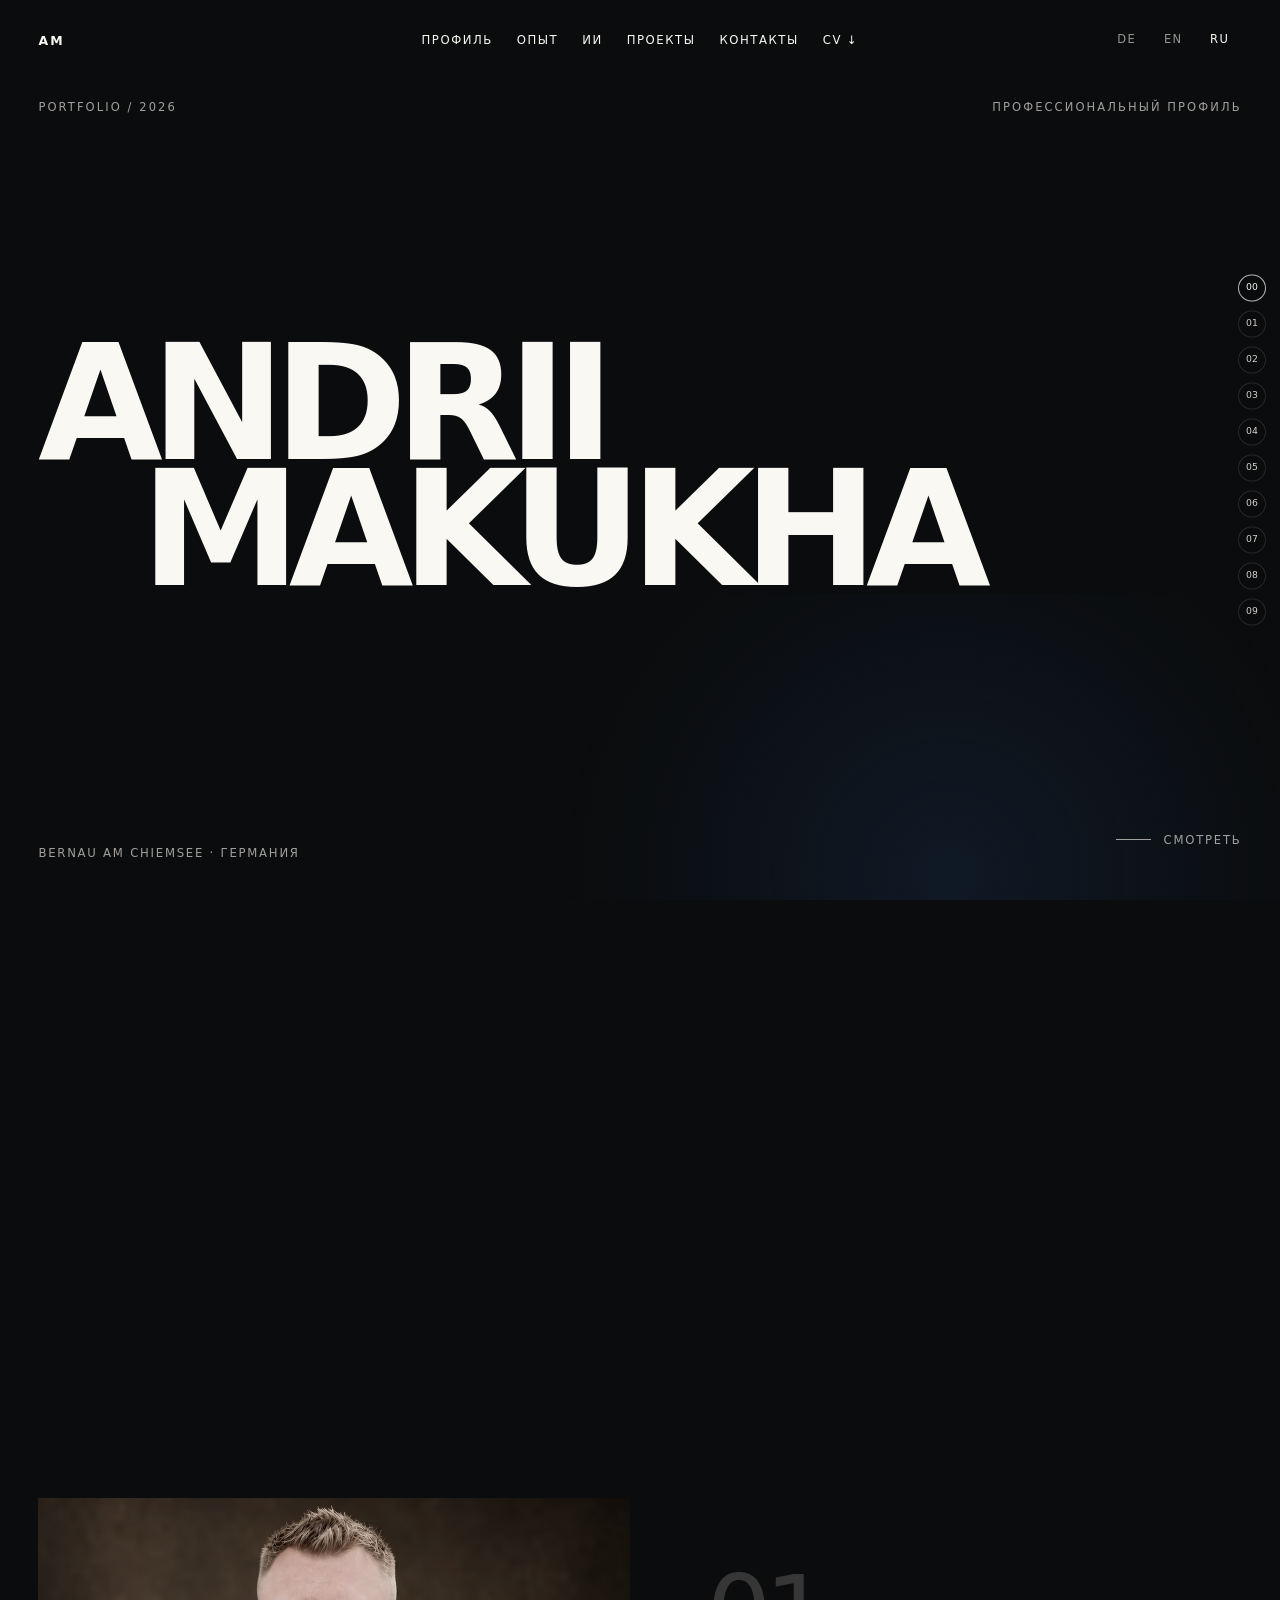
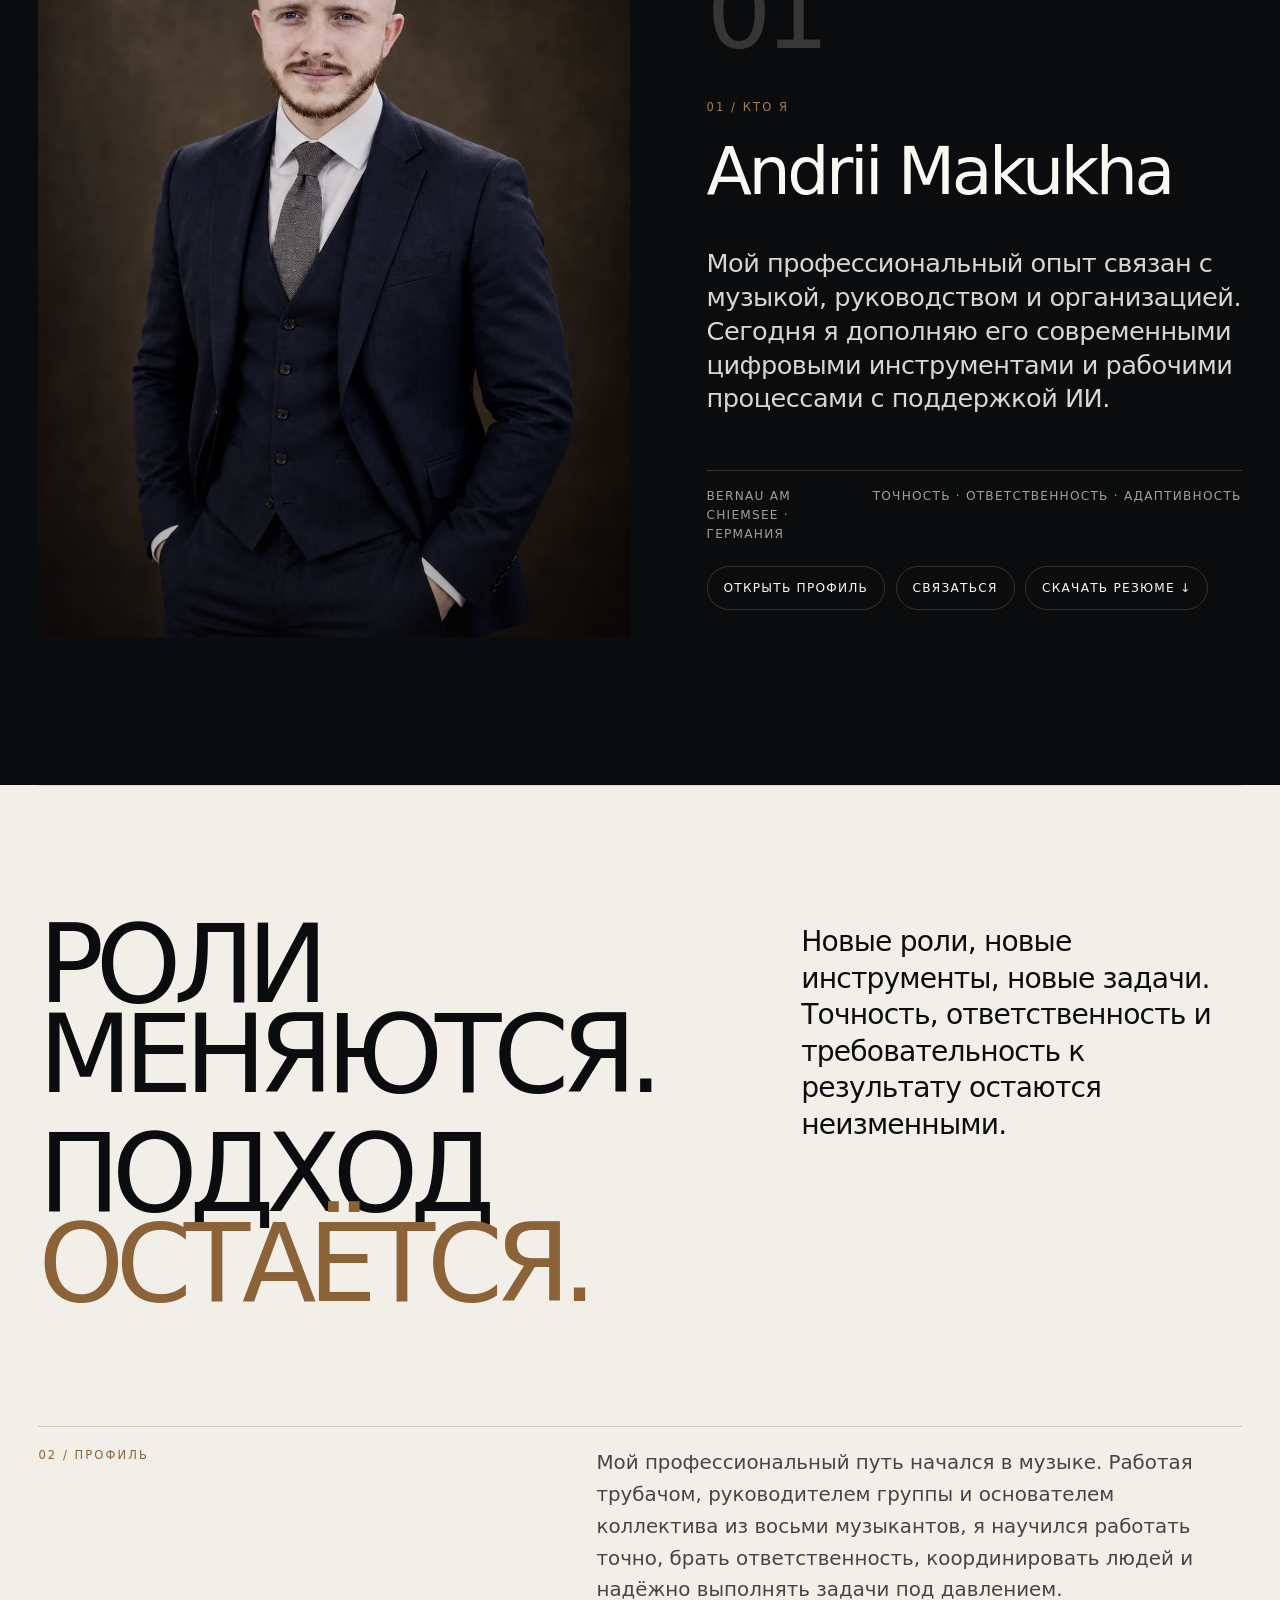
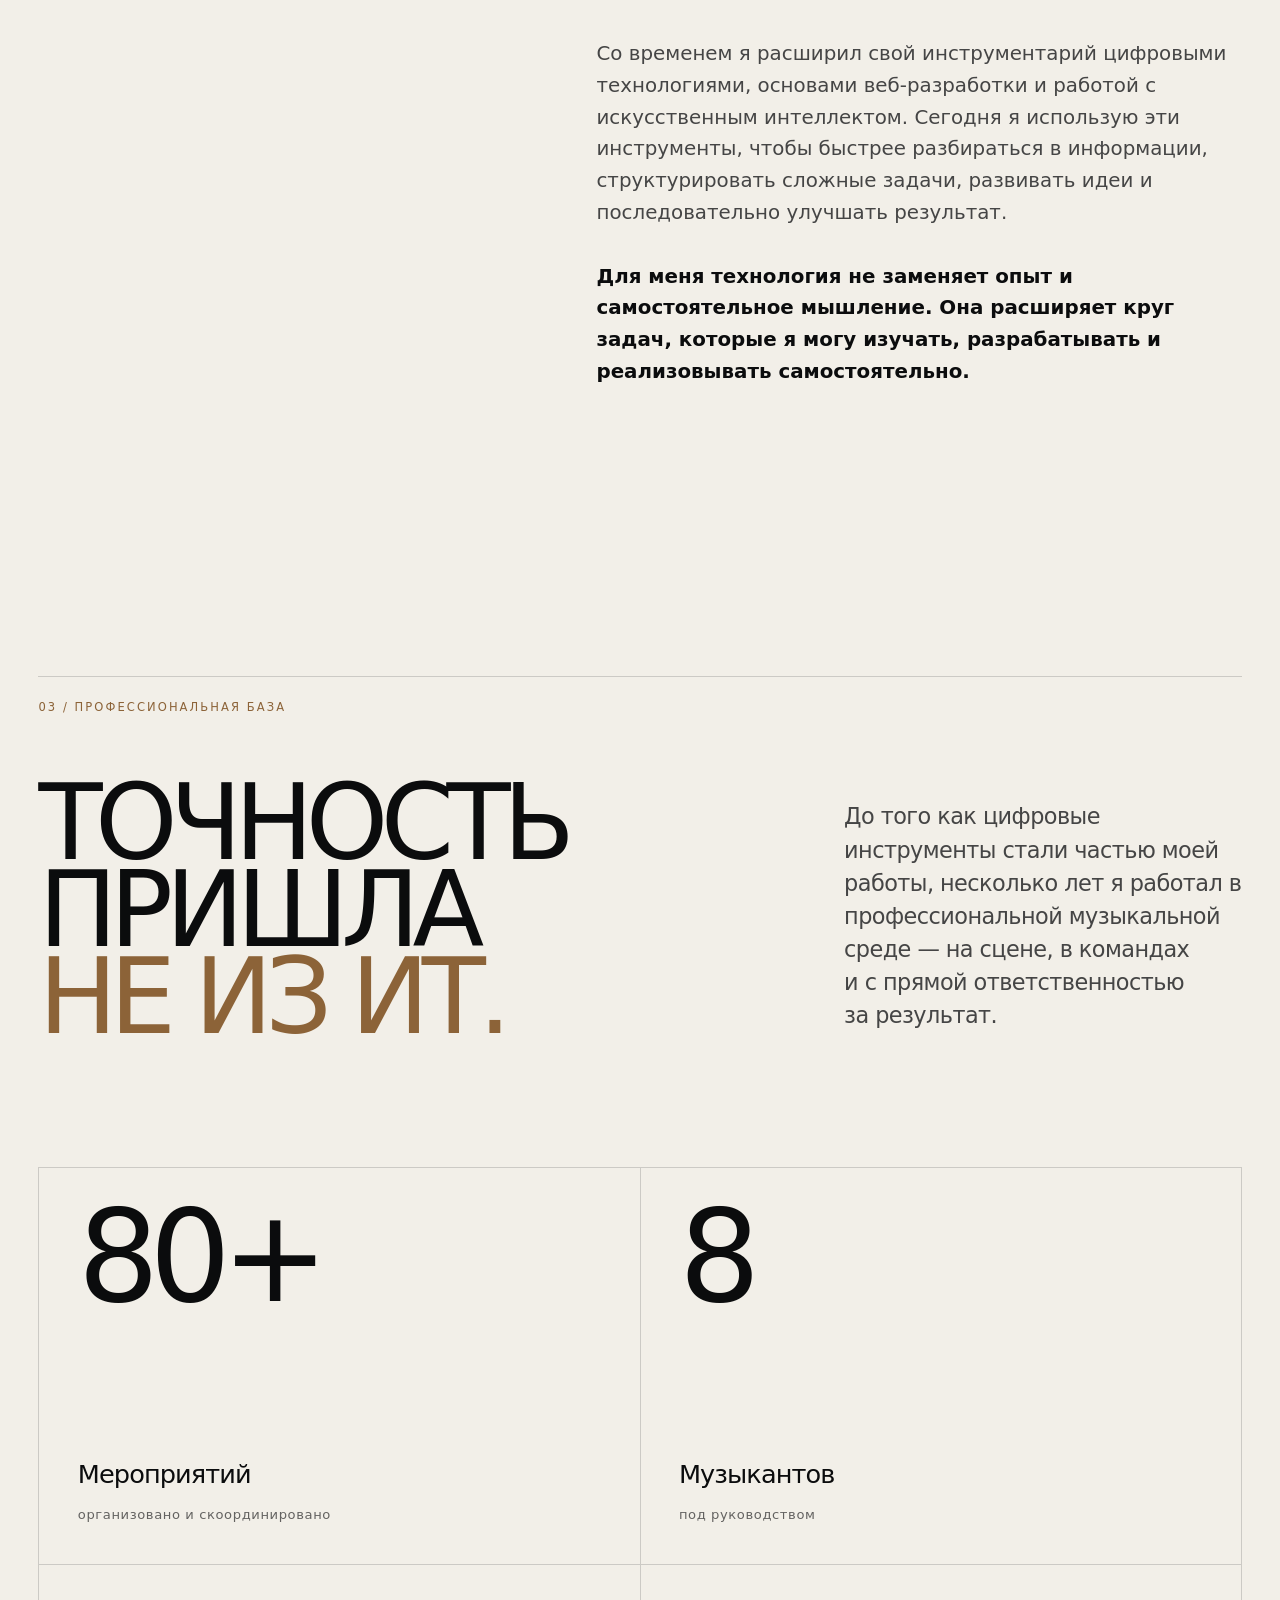
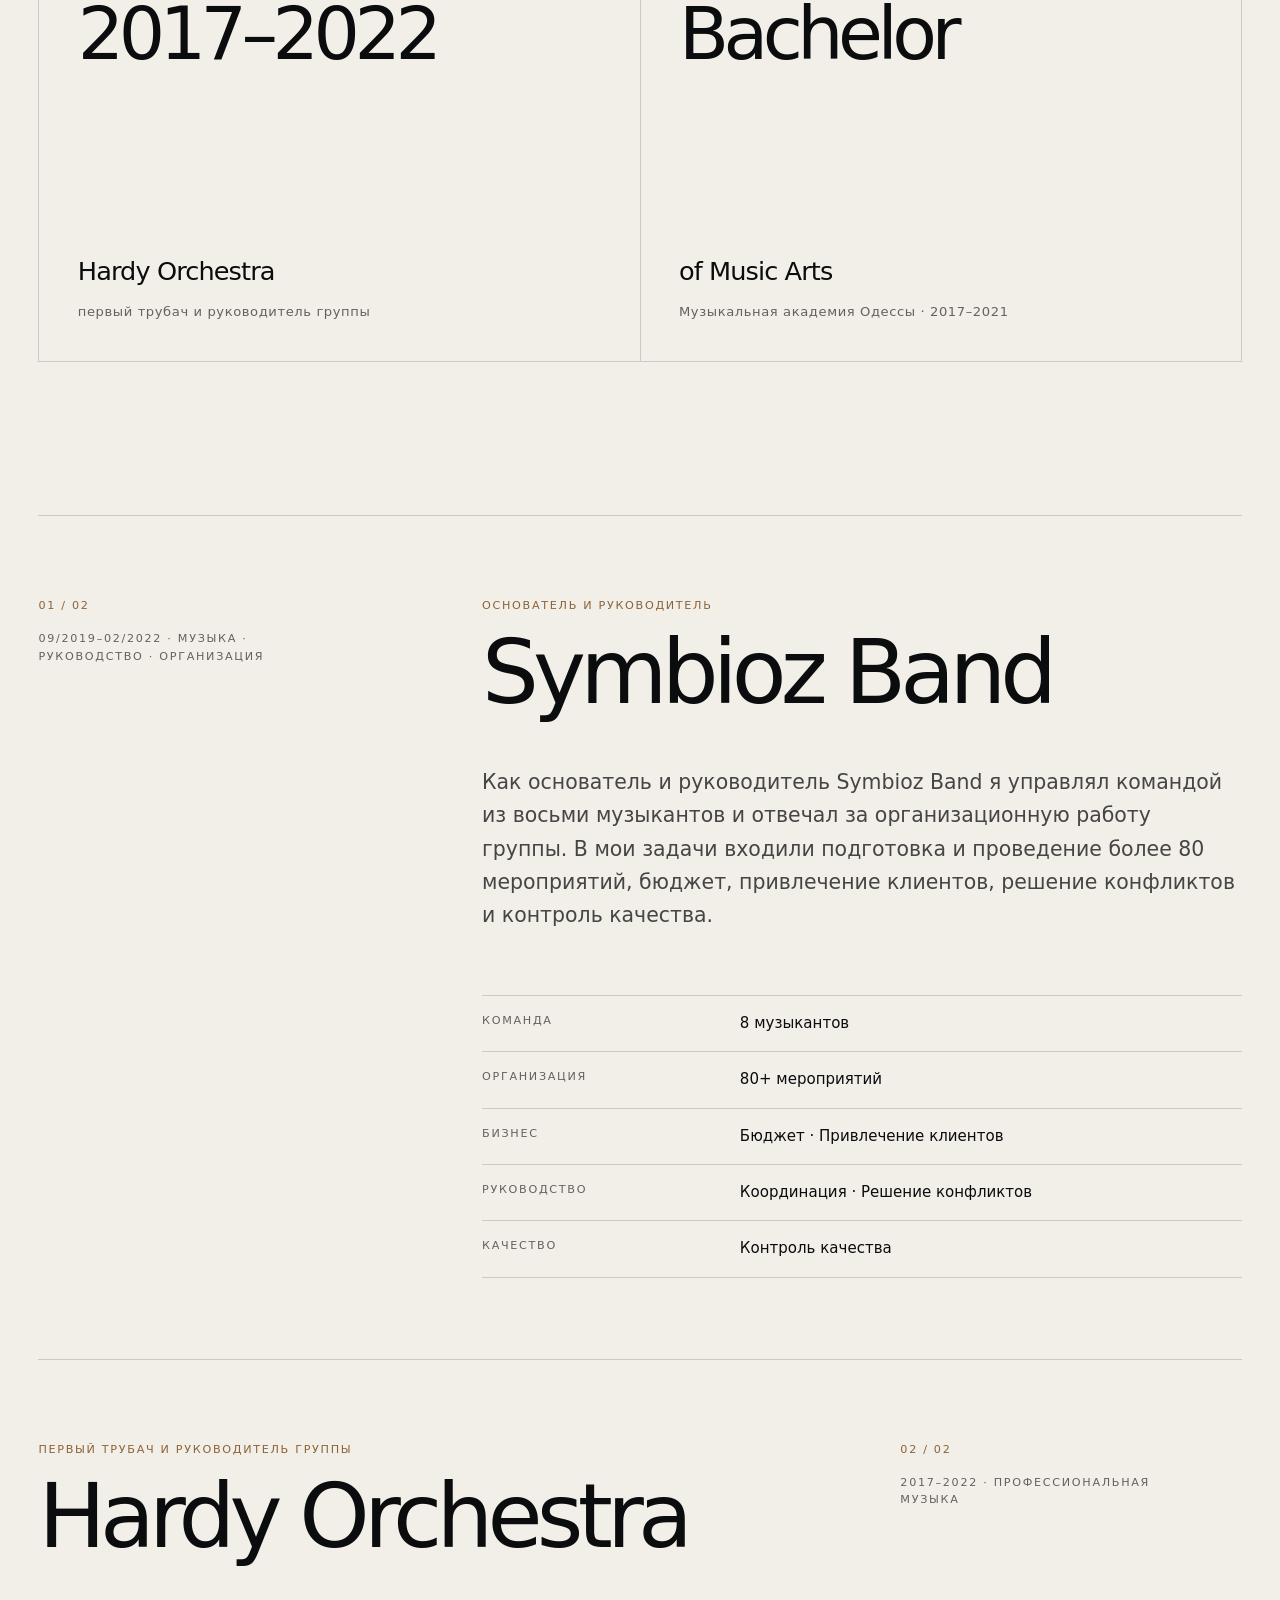
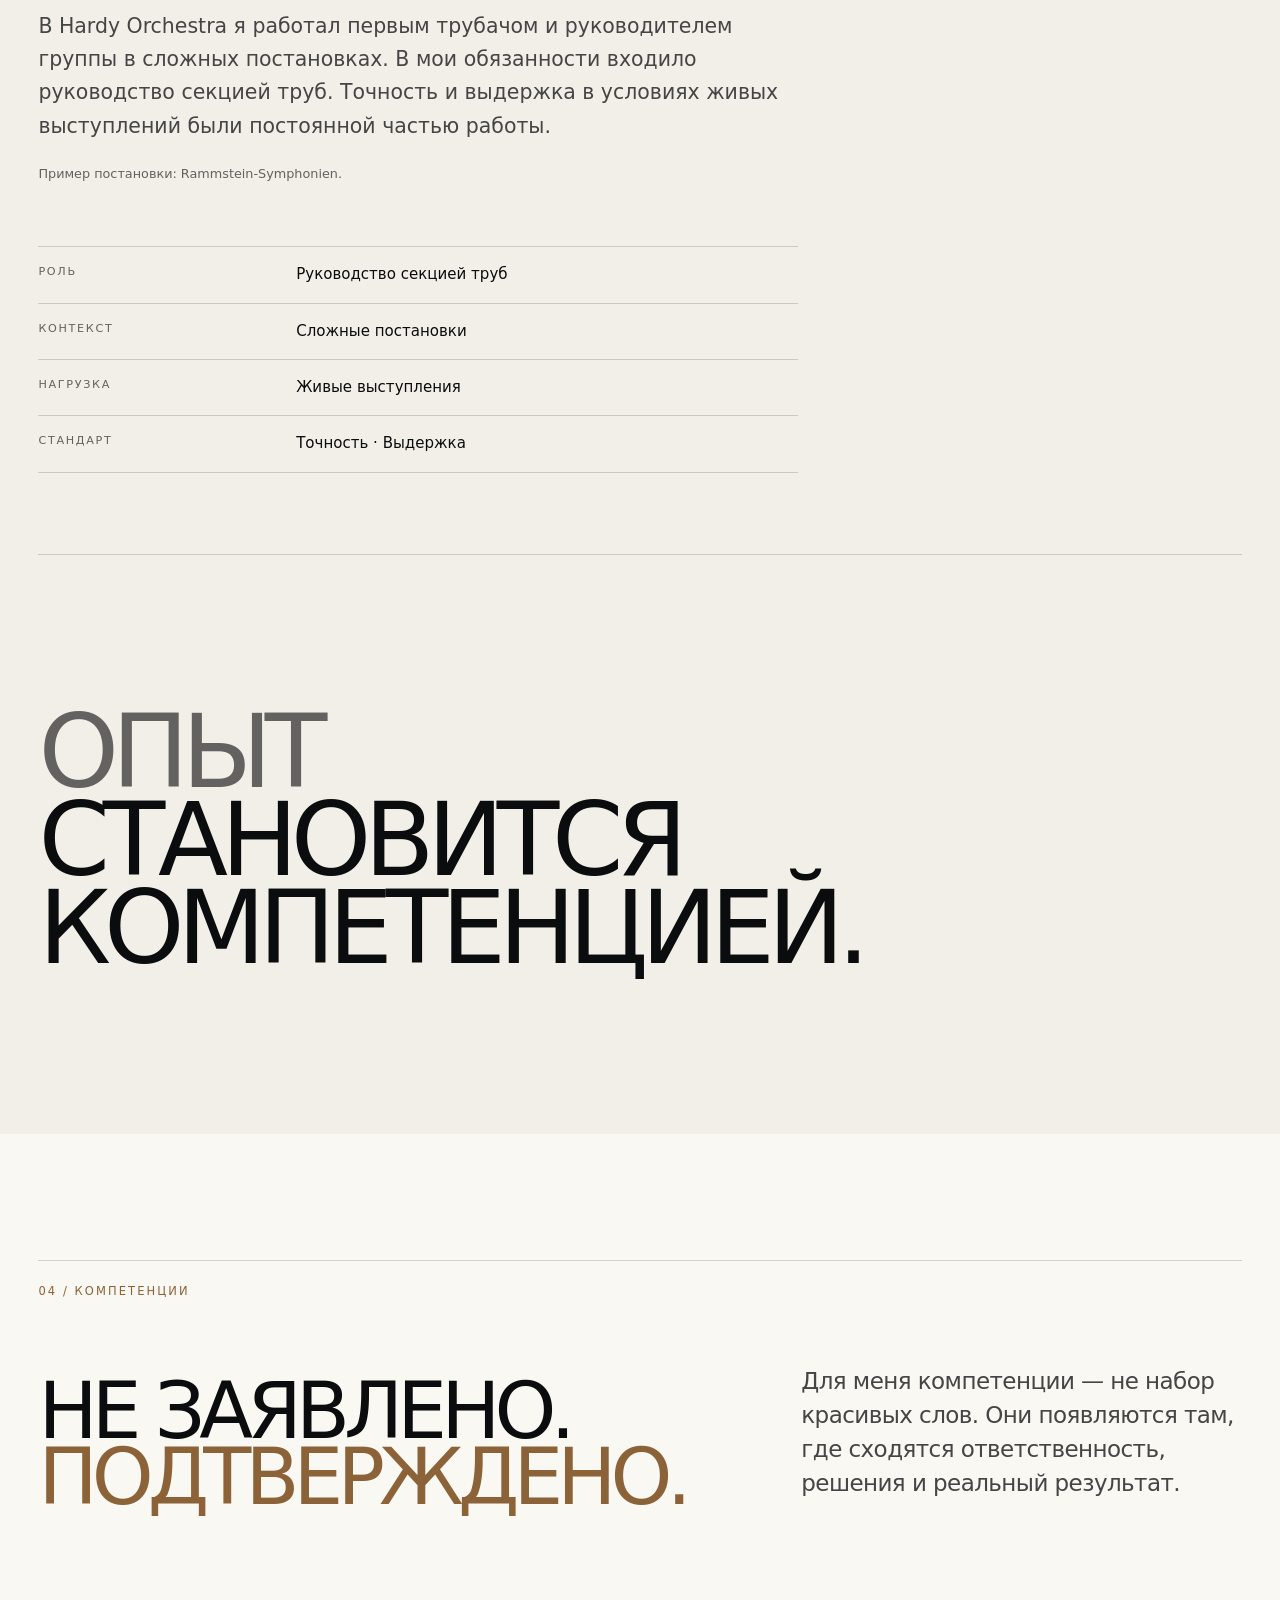
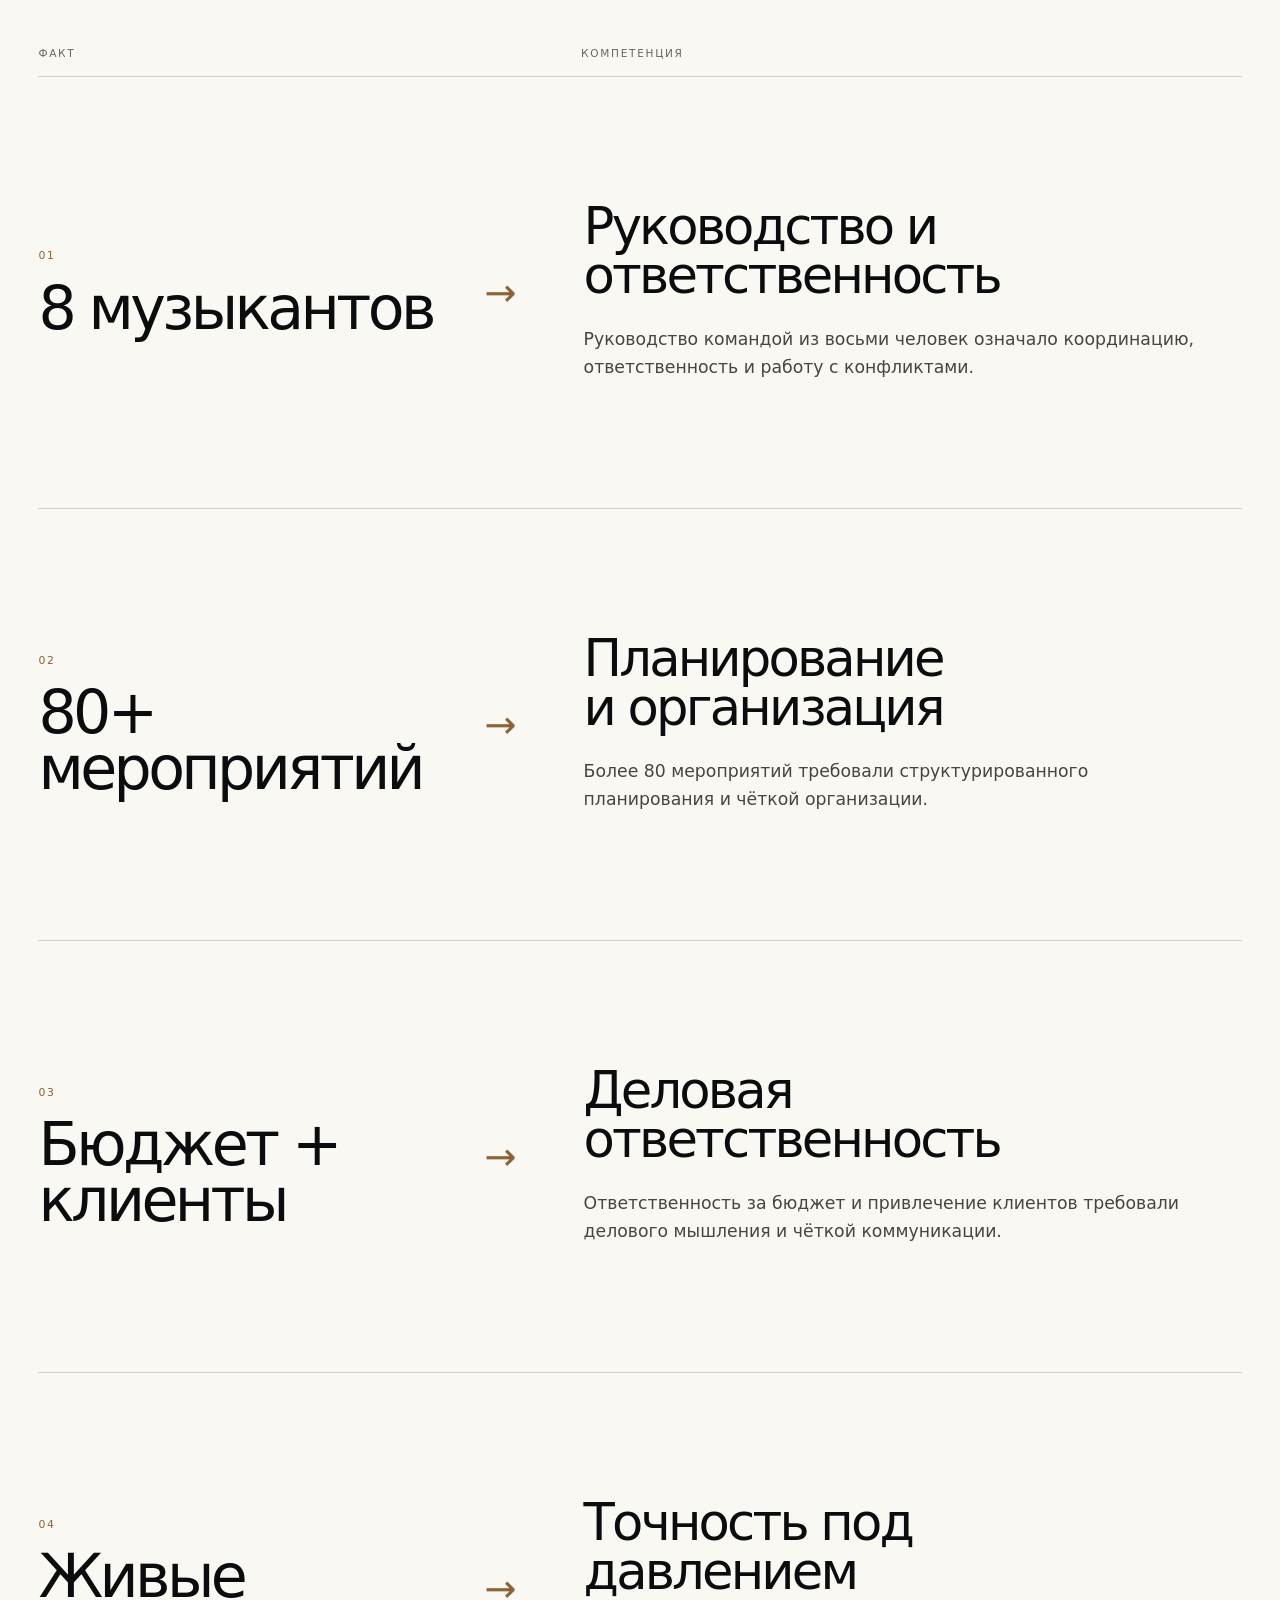
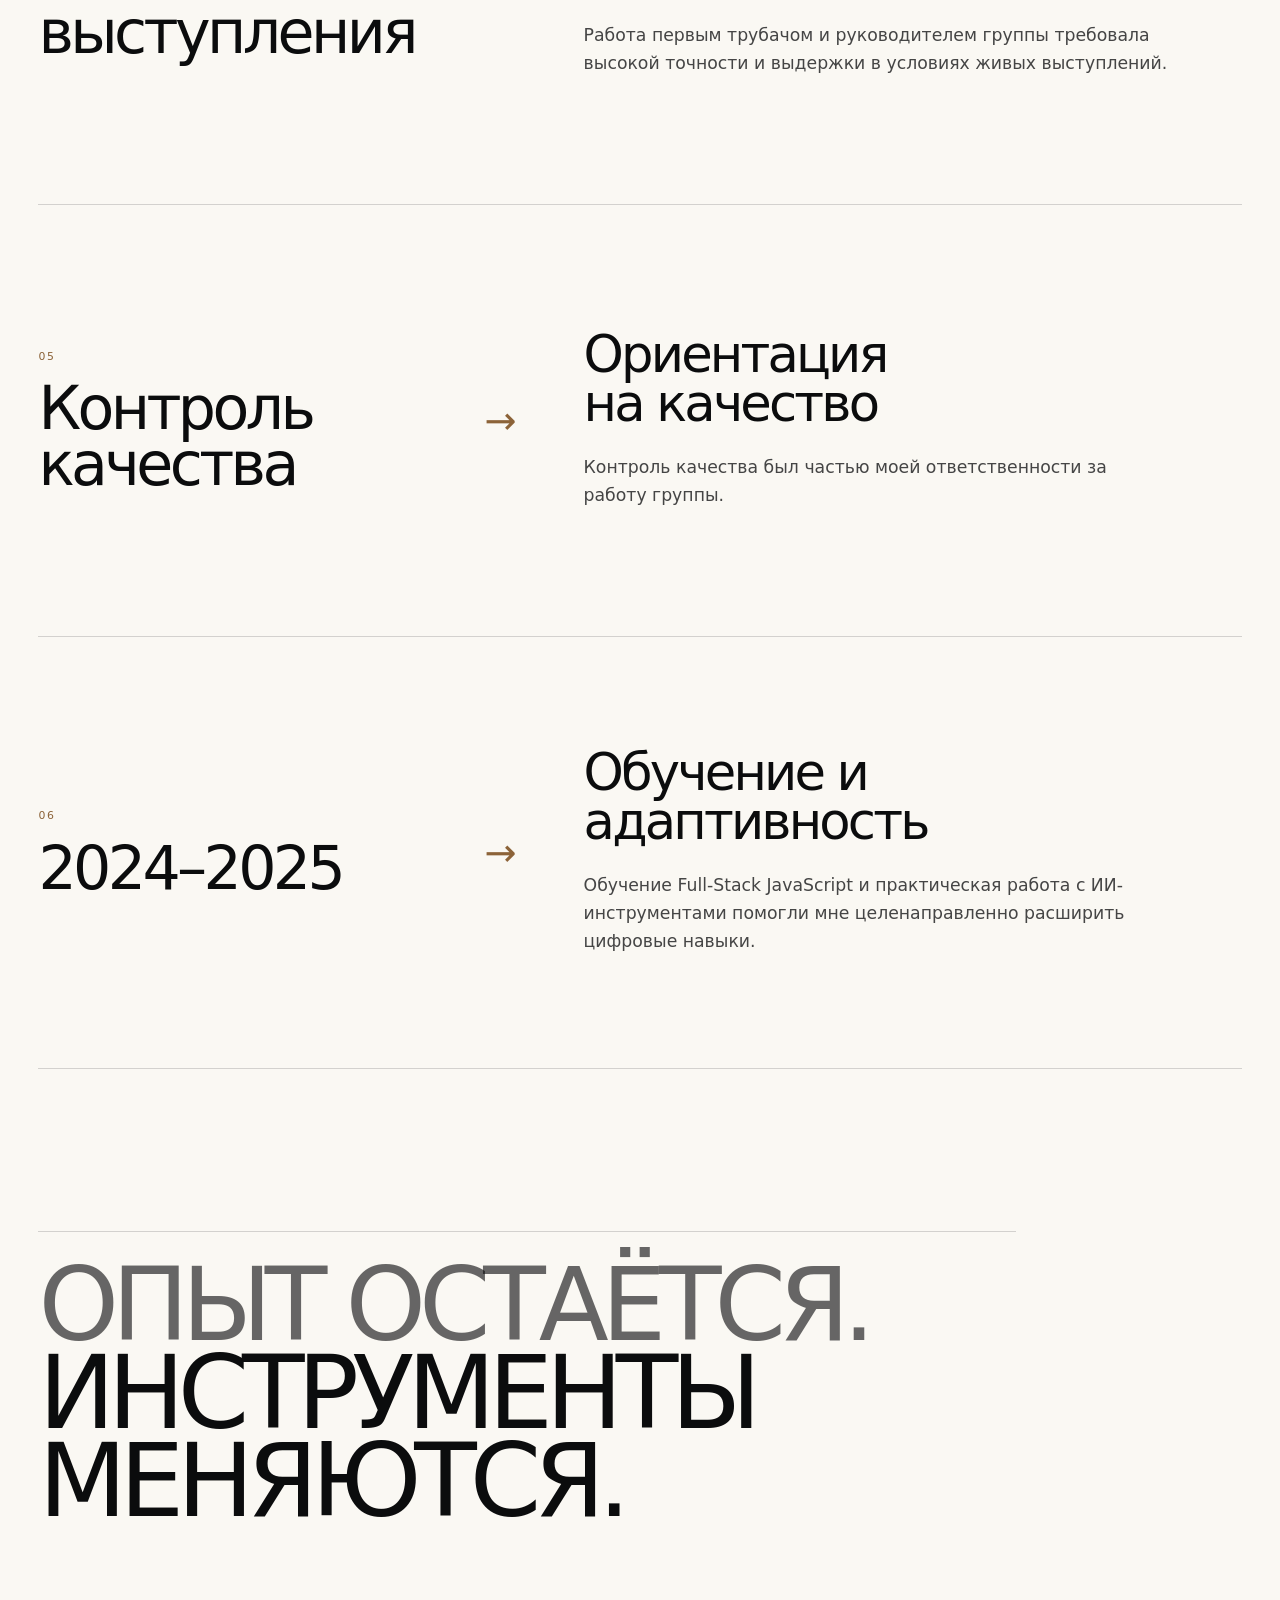
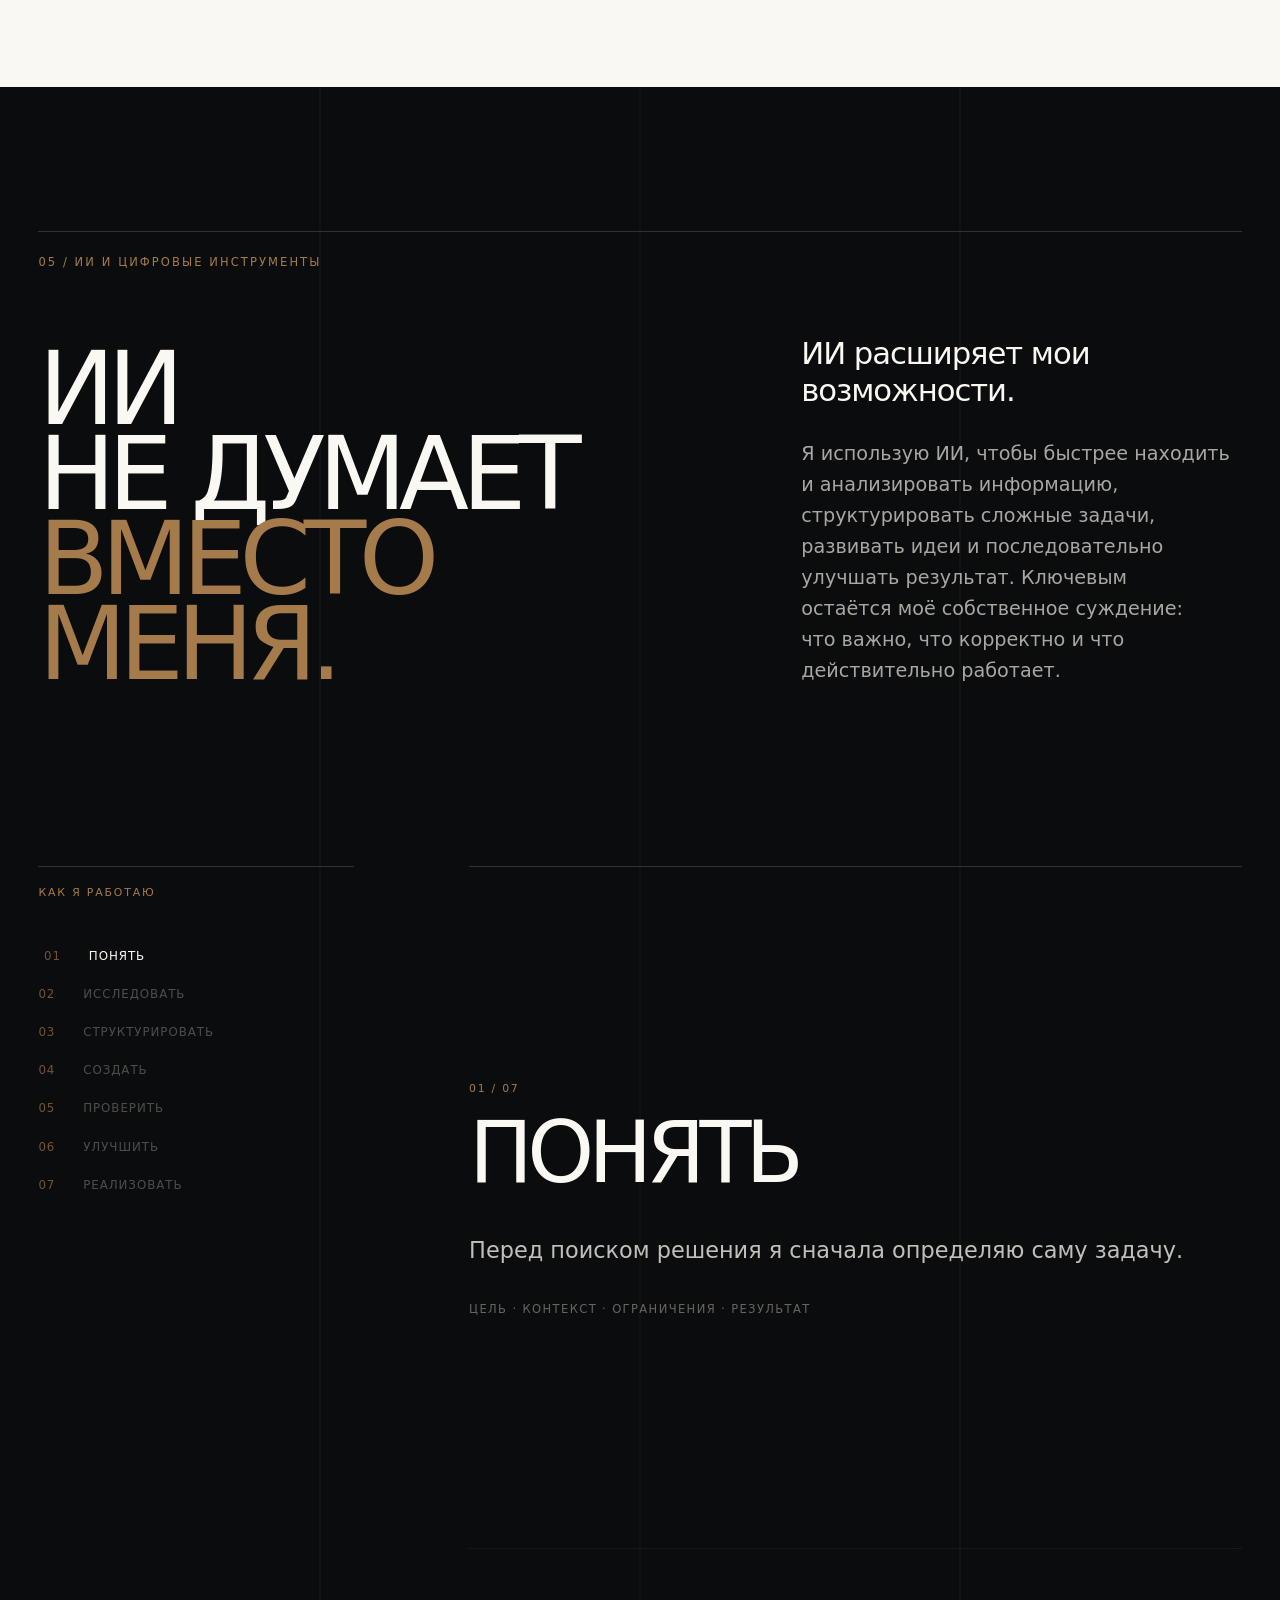
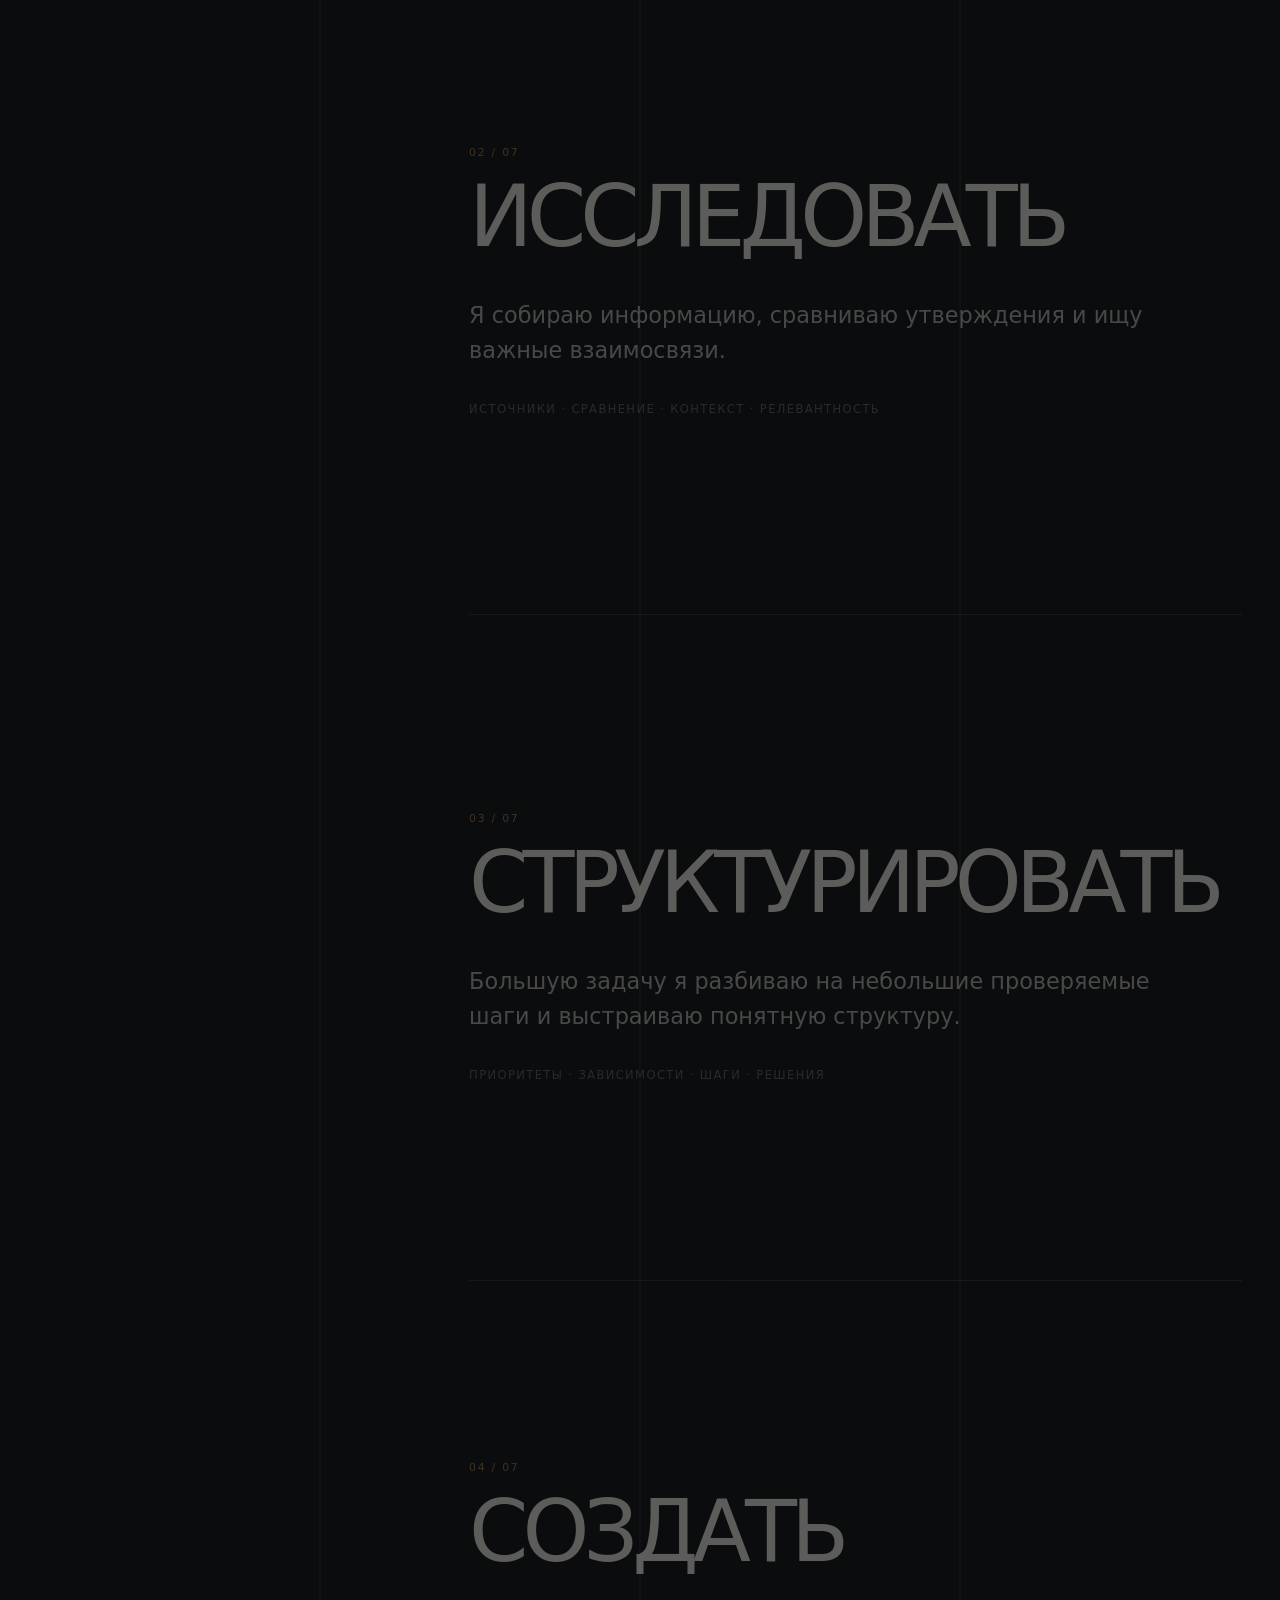
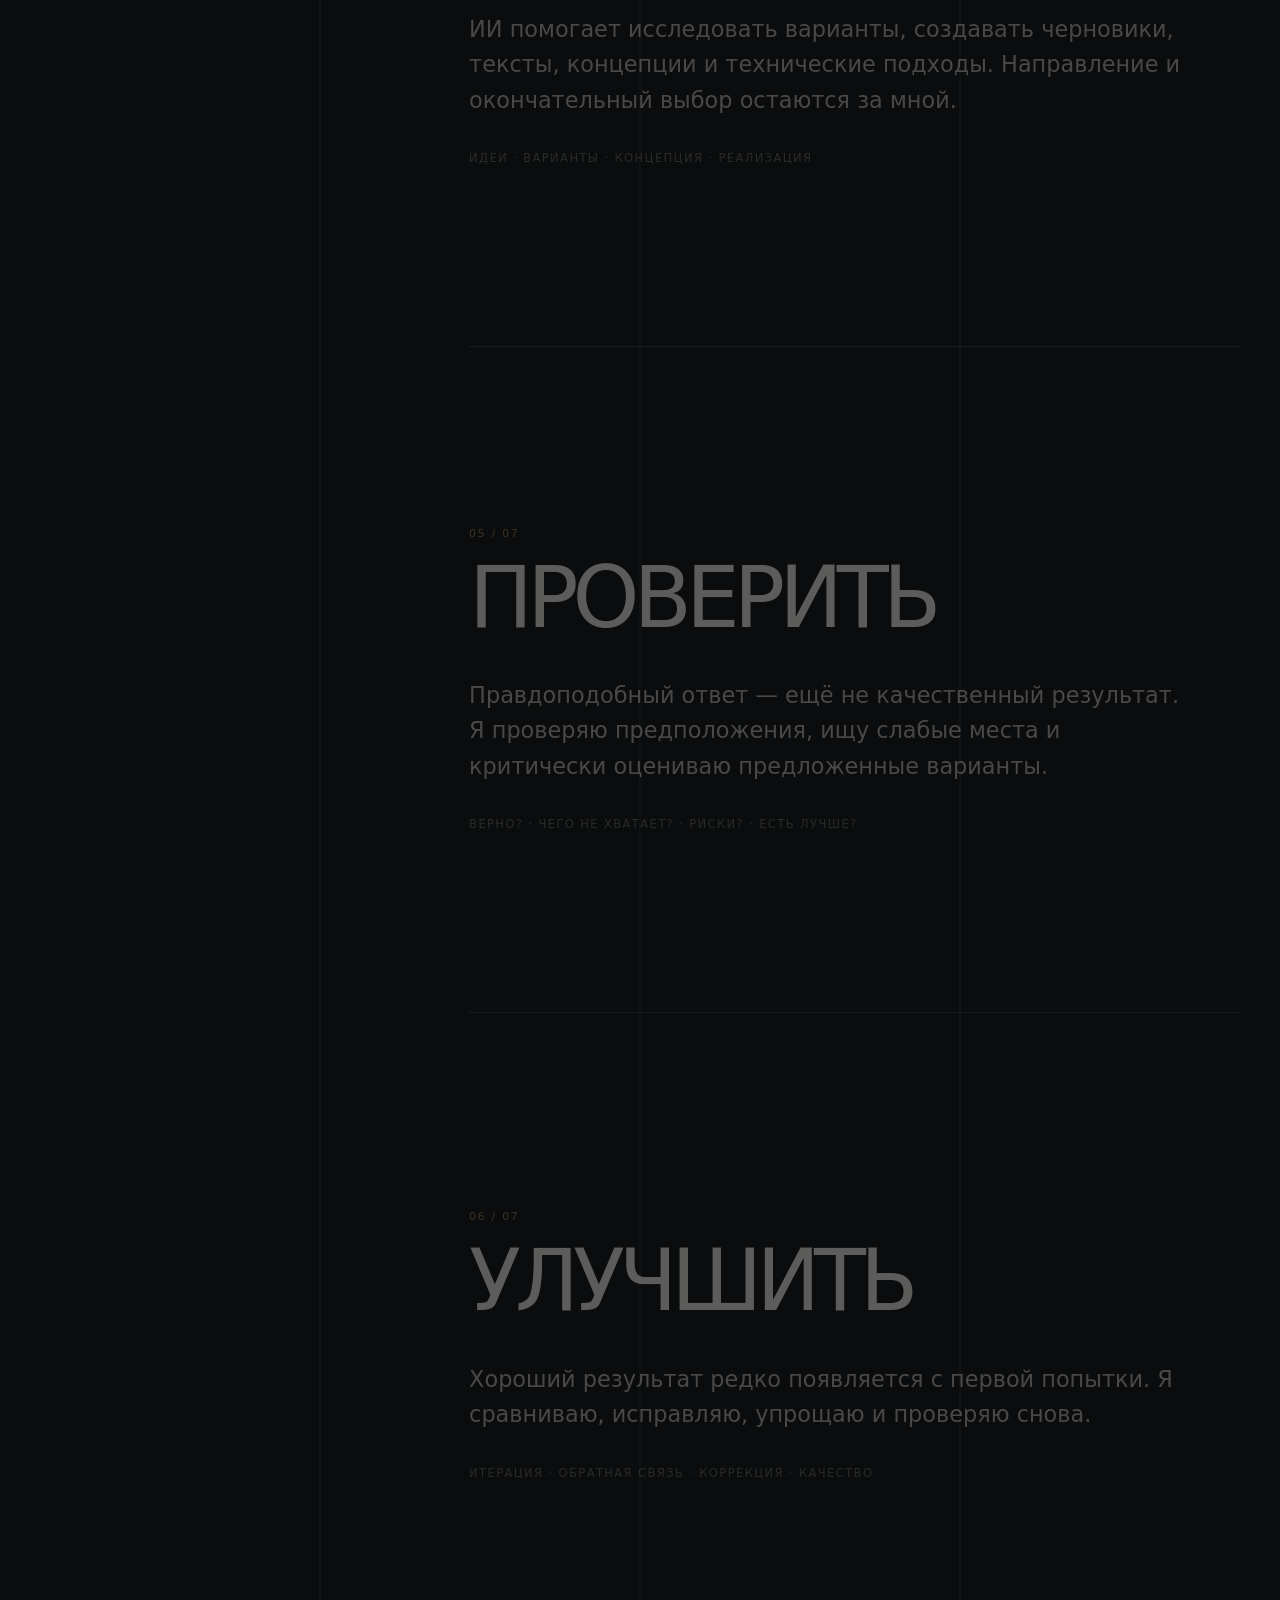
<file: ru/index.html>
<!doctype html>
<html lang="ru">
<head>
  <meta charset="utf-8">
  <meta name="viewport" content="width=device-width, initial-scale=1">
  <meta name="theme-color" content="#0b0c0d">
  <meta name="description" content="Профессиональное портфолио Andrii Makukha: музыка, руководство, организация, современные цифровые инструменты и рабочие процессы с поддержкой ИИ.">
  <title>Andrii Makukha — Профессиональное портфолио</title>
  <meta name="robots" content="index,follow">
  <meta name="color-scheme" content="dark light">
  <meta property="og:type" content="website">
  <meta property="og:title" content="Andrii Makukha — Профессиональное портфолио">
  <meta property="og:description" content="Профессиональное портфолио Andrii Makukha: музыка, руководство, организация, современные цифровые инструменты и рабочие процессы с поддержкой ИИ.">
  <meta property="og:url" content="https://web-portfolio-woad-two.vercel.app/ru/">
  <meta property="og:locale" content="ru_RU">
  <meta property="og:site_name" content="Andrii Makukha">
  <meta property="og:image" content="https://web-portfolio-woad-two.vercel.app/assets/og-portfolio.png">
  <meta property="og:image:width" content="1200">
  <meta property="og:image:height" content="630">
  <meta property="og:image:alt" content="Andrii Makukha — Профессиональное портфолио">
  <meta name="twitter:image" content="https://web-portfolio-woad-two.vercel.app/assets/og-portfolio.png">
  <meta name="twitter:image:alt" content="Andrii Makukha — Профессиональное портфолио">
  <meta name="twitter:card" content="summary_large_image">
  <meta name="twitter:title" content="Andrii Makukha — Профессиональное портфолио">
  <meta name="twitter:description" content="Профессиональное портфолио Andrii Makukha: музыка, руководство, организация, современные цифровые инструменты и рабочие процессы с поддержкой ИИ.">
  <link rel="canonical" href="https://web-portfolio-woad-two.vercel.app/ru/">
  <link rel="alternate" hreflang="de" href="https://web-portfolio-woad-two.vercel.app/de/">
  <link rel="alternate" hreflang="en" href="https://web-portfolio-woad-two.vercel.app/en/">
  <link rel="alternate" hreflang="ru" href="https://web-portfolio-woad-two.vercel.app/ru/">
  <link rel="alternate" hreflang="x-default" href="https://web-portfolio-woad-two.vercel.app/de/">
  <link rel="stylesheet" href="../css/v2.css">
  <link rel="icon" href="../assets/favicon.svg" type="image/svg+xml">
  <noscript><style>[data-reveal]{opacity:1!important;transform:none!important}.portrait-frame{clip-path:none!important;opacity:1!important}.workflow-step,.journey-event{opacity:1!important;transform:none!important}.opening__name,.opening__eyebrow,.opening__meta,.opening__scroll{opacity:1!important;transform:none!important}.site-nav__menu-toggle{display:none!important}.site-nav__languages{display:flex!important}</style></noscript>
  <script type="application/ld+json">{"@context":"https://schema.org","@type":"Person","name":"Andrii Makukha","url":"https://web-portfolio-woad-two.vercel.app/ru/","sameAs":["https://github.com/andrii-makukha"],"address":{"@type":"PostalAddress","addressLocality":"Bernau am Chiemsee","addressCountry":"DE"}}</script>
</head>
<body>
  <a class="skip-link" href="#main-content">Перейти к содержанию</a>
  <nav class="site-nav" aria-label="Основная навигация">
    <a class="site-nav__mark" href="#top" aria-label="Andrii Makukha">AM</a>
    <div class="site-nav__center">
      <a href="#profile">Профиль</a>
      <a href="#foundation">Опыт</a>
      <a href="#ai">ИИ</a>
      <a href="#work">Проекты</a>
      <a href="#contact">Контакты</a>
      <a href="../assets/cv/andrii-makukha-ru.pdf" download aria-label="Скачать резюме в PDF">CV ↓</a>
    </div>
    <div class="site-nav__languages" aria-label="Выбрать язык">
      <a href="../de/" data-lang="de" hreflang="de" lang="de" aria-label="Немецкий">DE</a><a href="../en/" data-lang="en" hreflang="en" lang="en" aria-label="Английский">EN</a><a href="../ru/" data-lang="ru" hreflang="ru" lang="ru" aria-label="Русский" aria-current="page">RU</a>
    </div>
    <button class="site-nav__menu-toggle" type="button" aria-expanded="false" aria-controls="mobile-menu" aria-haspopup="dialog" data-open-label="Меню" data-close-label="Закрыть">
      <span>Меню</span>
    </button>
    <div class="mobile-menu" id="mobile-menu" role="dialog" aria-modal="true" aria-label="Мобильная навигация" hidden>
      <div class="mobile-menu__inner">
        <div class="mobile-menu__languages" aria-label="Выбрать язык">
          <a href="../de/" data-lang="de" hreflang="de" lang="de" aria-label="Немецкий">DE</a>
          <a href="../en/" data-lang="en" hreflang="en" lang="en" aria-label="Английский">EN</a>
          <a href="../ru/" data-lang="ru" hreflang="ru" lang="ru" aria-label="Русский" aria-current="page">RU</a>
        </div>
        <a href="#profile">02 · Профиль</a>
        <a href="#foundation">03 · Опыт</a>
        <a href="#capabilities">04 · Компетенции</a>
        <a href="#ai">05 · ИИ</a>
        <a href="#work">06 · Проекты</a>
        <a href="#journey">07 · Путь</a>
        <a href="#languages">08 · Языки</a>
        <a href="#contact">09 · Контакты</a>
        <a href="../assets/cv/andrii-makukha-ru.pdf" download aria-label="Скачать резюме в PDF">CV ↓</a>
      </div>
    </div>
    <span class="site-nav__progress" aria-hidden="true"></span>
  </nav>

  <aside class="chapter-rail" aria-label="Разделы">
    <a href="#top" data-rail aria-label="00 · Начало" aria-current="true">00</a>
    <a href="#identity" data-rail aria-label="01 · Кто я">01</a>
    <a href="#profile" data-rail aria-label="02 · Профиль">02</a>
    <a href="#foundation" data-rail aria-label="03 · Профессиональная база">03</a>
    <a href="#capabilities" data-rail aria-label="04 · Компетенции">04</a>
    <a href="#ai" data-rail aria-label="05 · ИИ и цифровые инструменты">05</a>
    <a href="#work" data-rail aria-label="06 · Избранные проекты">06</a>
    <a href="#journey" data-rail aria-label="07 · Профессиональный путь">07</a>
    <a href="#languages" data-rail aria-label="08 · Языки">08</a>
    <a href="#contact" data-rail aria-label="09 · Контакты">09</a>
  </aside>

  <main id="main-content" tabindex="-1">
    <section class="opening-shell" id="top" data-chapter data-nav="dark">
      <div class="opening">
        <div class="opening__eyebrow">
          <span>Portfolio / 2026</span>
          <span>Профессиональный профиль</span>
        </div>

        <div class="opening__name-wrap">
          <h1 class="opening__name">
            <span>Andrii</span>
            <span>Makukha</span>
          </h1>
        </div>

        <div class="opening__bottom">
          <div class="opening__meta">Bernau am Chiemsee · Германия</div>
          <a class="opening__scroll" href="#identity">Смотреть</a>
        </div>
      </div>
    </section>

    <section class="identity" id="identity" data-chapter data-nav="dark">
      <div class="identity__grid">
        <figure class="portrait-frame">
          <img src="../assets/portrait.avif" alt="Портрет Andrii Makukha в тёмном костюме на нейтральном фоне" width="1122" height="1402" loading="lazy" decoding="async" fetchpriority="low">
        </figure>

        <div class="identity__content">
          <p class="kicker" data-reveal>01 / Кто я</p>
          <h2 class="identity__title" data-reveal>Andrii Makukha</h2>
          <p class="identity__statement" data-reveal>Мой профессиональный опыт связан с музыкой, руководством и организацией. Сегодня я дополняю его современными цифровыми инструментами и рабочими процессами с поддержкой ИИ.</p>

          <div class="identity__meta" data-reveal>
            <span>Bernau am Chiemsee · Германия</span>
            <span>Точность · Ответственность · Адаптивность</span>
          </div>

          <div class="identity__actions" data-reveal>
            <a class="text-link" href="#profile">Открыть профиль</a>
            <a class="text-link" href="mailto:makukha.andrii.it@gmail.com">Связаться</a>
            <a class="text-link" href="../assets/cv/andrii-makukha-ru.pdf" download>Скачать резюме ↓</a>
          </div>
        </div>
      </div>
    </section>

    <section class="profile" id="profile" data-chapter data-nav="light">
      <div class="profile__inner">
        <header class="profile__header">
          <h2 class="profile__display" data-reveal>
            <span>Роли</span>
            <span>меняются.</span>
            <span>Подход</span>
            <span>остаётся.</span>
          </h2>

          <p class="profile__lead" data-reveal>Новые роли, новые инструменты, новые задачи. Точность, ответственность и требовательность к результату остаются неизменными.</p>
        </header>

        <div class="profile__body">
          <div class="profile__chapter" data-reveal>02 / Профиль</div>
          <div class="profile__copy">
            <p data-reveal>Мой профессиональный путь начался в музыке. Работая трубачом, руководителем группы и основателем коллектива из восьми музыкантов, я научился работать точно, брать ответственность, координировать людей и надёжно выполнять задачи под давлением.</p>
            <p data-reveal>Со временем я расширил свой инструментарий цифровыми технологиями, основами веб-разработки и работой с искусственным интеллектом. Сегодня я использую эти инструменты, чтобы быстрее разбираться в информации, структурировать сложные задачи, развивать идеи и последовательно улучшать результат.</p>
            <p data-reveal><strong>Для меня технология не заменяет опыт и самостоятельное мышление. Она расширяет круг задач, которые я могу изучать, разрабатывать и реализовывать самостоятельно.</strong></p>
          </div>
        </div>
      </div>
    </section>


    <section class="foundation" id="foundation" data-chapter data-nav="light">
      <div class="foundation__inner">
        <header class="foundation__intro">
          <p class="foundation__kicker" data-reveal>03 / Профессиональная база</p>
          <div class="foundation__heading-row">
            <h2 class="foundation__display" data-reveal>
              <span>Точность</span>
            <span>пришла</span>
            <span>не из ИТ.</span>
            </h2>
            <p class="foundation__lead" data-reveal>До того как цифровые инструменты стали частью моей работы, несколько лет я работал в профессиональной музыкальной среде — на сцене, в командах и с прямой ответственностью за результат.</p>
          </div>
        </header>

        <div class="proof-grid">
          
          <article class="proof" data-reveal>
            <div class="proof__value">80+</div>
            <h3 class="proof__label">Мероприятий</h3>
            <p class="proof__sub">организовано и скоординировано</p>
          </article>
          <article class="proof" data-reveal>
            <div class="proof__value">8</div>
            <h3 class="proof__label">Музыкантов</h3>
            <p class="proof__sub">под руководством</p>
          </article>
          <article class="proof proof--compact" data-reveal>
            <div class="proof__value">2017–2022</div>
            <h3 class="proof__label">Hardy Orchestra</h3>
            <p class="proof__sub">первый трубач и руководитель группы</p>
          </article>
          <article class="proof proof--compact" data-reveal>
            <div class="proof__value">Bachelor</div>
            <h3 class="proof__label">of Music Arts</h3>
            <p class="proof__sub">Музыкальная академия Одессы · 2017–2021</p>
          </article>
        </div>

        <div class="case-studies">
          
        <article class="case-study " data-reveal>
          <div class="case-study__aside">
            <span class="case-study__index">01 / 02</span>
            <span class="case-study__meta">09/2019–02/2022 · Музыка · Руководство · Организация</span>
          </div>
          <div class="case-study__content">
            <p class="case-study__role">Основатель и руководитель</p>
            <h3 class="case-study__title">Symbioz Band</h3>
            <p class="case-study__body">Как основатель и руководитель Symbioz Band я управлял командой из восьми музыкантов и отвечал за организационную работу группы. В мои задачи входили подготовка и проведение более 80 мероприятий, бюджет, привлечение клиентов, решение конфликтов и контроль качества.</p>
            
            <dl class="case-study__facts">
              <div><dt>КОМАНДА</dt><dd>8 музыкантов</dd></div><div><dt>ОРГАНИЗАЦИЯ</dt><dd>80+ мероприятий</dd></div><div><dt>БИЗНЕС</dt><dd>Бюджет · Привлечение клиентов</dd></div><div><dt>РУКОВОДСТВО</dt><dd>Координация · Решение конфликтов</dd></div><div><dt>КАЧЕСТВО</dt><dd>Контроль качества</dd></div>
            </dl>
          </div>
        </article>
          
        <article class="case-study case-study--reverse" data-reveal>
          <div class="case-study__aside">
            <span class="case-study__index">02 / 02</span>
            <span class="case-study__meta">2017–2022 · Профессиональная музыка</span>
          </div>
          <div class="case-study__content">
            <p class="case-study__role">Первый трубач и руководитель группы</p>
            <h3 class="case-study__title">Hardy Orchestra</h3>
            <p class="case-study__body">В Hardy Orchestra я работал первым трубачом и руководителем группы в сложных постановках. В мои обязанности входило руководство секцией труб. Точность и выдержка в условиях живых выступлений были постоянной частью работы.</p>
            <p class="case-study__note">Пример постановки: Rammstein-Symphonien.</p>
            <dl class="case-study__facts">
              <div><dt>РОЛЬ</dt><dd>Руководство секцией труб</dd></div><div><dt>КОНТЕКСТ</dt><dd>Сложные постановки</dd></div><div><dt>НАГРУЗКА</dt><dd>Живые выступления</dd></div><div><dt>СТАНДАРТ</dt><dd>Точность · Выдержка</dd></div>
            </dl>
          </div>
        </article>
        </div>

        <div class="foundation__closing" data-reveal>
          <span>Опыт</span>
          <strong>становится компетенцией.</strong>
        </div>
      </div>
    </section>


    <section class="capabilities" id="capabilities" data-chapter data-nav="light">
      <div class="capabilities__inner">
        <header class="capabilities__header">
          <p class="capabilities__kicker" data-reveal>04 / Компетенции</p>
          <div class="capabilities__heading-row">
            <h2 class="capabilities__display" data-reveal>
              <span>Не заявлено.</span>
              <span>Подтверждено.</span>
            </h2>
            <p class="capabilities__lead" data-reveal>Для меня компетенции — не набор красивых слов. Они появляются там, где сходятся ответственность, решения и реальный результат.</p>
          </div>
        </header>

        <div class="capabilities__labels" aria-hidden="true">
          <span>Факт</span>
          <span>Компетенция</span>
        </div>

        <div class="capabilities__list">
          
        <article class="capability-row" data-reveal>
          <div class="capability-row__evidence">
            <span class="capability-row__number">01</span>
            <strong>8 музыкантов</strong>
          </div>
          <div class="capability-row__arrow" aria-hidden="true">→</div>
          <div class="capability-row__result">
            <h3>Руководство и ответственность</h3>
            <p>Руководство командой из восьми человек означало координацию, ответственность и работу с конфликтами.</p>
          </div>
        </article>
        <article class="capability-row" data-reveal>
          <div class="capability-row__evidence">
            <span class="capability-row__number">02</span>
            <strong>80+ мероприятий</strong>
          </div>
          <div class="capability-row__arrow" aria-hidden="true">→</div>
          <div class="capability-row__result">
            <h3>Планирование и организация</h3>
            <p>Более 80 мероприятий требовали структурированного планирования и чёткой организации.</p>
          </div>
        </article>
        <article class="capability-row" data-reveal>
          <div class="capability-row__evidence">
            <span class="capability-row__number">03</span>
            <strong>Бюджет + клиенты</strong>
          </div>
          <div class="capability-row__arrow" aria-hidden="true">→</div>
          <div class="capability-row__result">
            <h3>Деловая ответственность</h3>
            <p>Ответственность за бюджет и привлечение клиентов требовали делового мышления и чёткой коммуникации.</p>
          </div>
        </article>
        <article class="capability-row" data-reveal>
          <div class="capability-row__evidence">
            <span class="capability-row__number">04</span>
            <strong>Живые выступления</strong>
          </div>
          <div class="capability-row__arrow" aria-hidden="true">→</div>
          <div class="capability-row__result">
            <h3>Точность под давлением</h3>
            <p>Работа первым трубачом и руководителем группы требовала высокой точности и выдержки в условиях живых выступлений.</p>
          </div>
        </article>
        <article class="capability-row" data-reveal>
          <div class="capability-row__evidence">
            <span class="capability-row__number">05</span>
            <strong>Контроль качества</strong>
          </div>
          <div class="capability-row__arrow" aria-hidden="true">→</div>
          <div class="capability-row__result">
            <h3>Ориентация на качество</h3>
            <p>Контроль качества был частью моей ответственности за работу группы.</p>
          </div>
        </article>
        <article class="capability-row" data-reveal>
          <div class="capability-row__evidence">
            <span class="capability-row__number">06</span>
            <strong>2024–2025</strong>
          </div>
          <div class="capability-row__arrow" aria-hidden="true">→</div>
          <div class="capability-row__result">
            <h3>Обучение и адаптивность</h3>
            <p>Обучение Full-Stack JavaScript и практическая работа с ИИ-инструментами помогли мне целенаправленно расширить цифровые навыки.</p>
          </div>
        </article>
        </div>

        <div class="capabilities__bridge" data-reveal>
          <span>Опыт остаётся.</span>
          <strong>Инструменты меняются.</strong>
        </div>
      </div>
    </section>


    <section class="ai" id="ai" data-chapter data-nav="dark">
      <div class="ai__inner">
        <header class="ai__header">
          <p class="ai__kicker" data-reveal>05 / ИИ и цифровые инструменты</p>
          <div class="ai__heading-row">
            <h2 class="ai__display" data-reveal>
              <span>ИИ</span>
              <span>не думает</span>
              <span>вместо меня.</span>
            </h2>
            <div class="ai__intro" data-reveal>
              <p class="ai__subheadline">ИИ расширяет мои возможности.</p>
              <p>Я использую ИИ, чтобы быстрее находить и анализировать информацию, структурировать сложные задачи, развивать идеи и последовательно улучшать результат. Ключевым остаётся моё собственное суждение: что важно, что корректно и что действительно работает.</p>
            </div>
          </div>
        </header>

        <div class="workflow">
          <aside class="workflow__aside">
            <p>Как я работаю</p>
            <ol><li data-workflow-marker="0"><span>01</span>Понять</li><li data-workflow-marker="1"><span>02</span>Исследовать</li><li data-workflow-marker="2"><span>03</span>Структурировать</li><li data-workflow-marker="3"><span>04</span>Создать</li><li data-workflow-marker="4"><span>05</span>Проверить</li><li data-workflow-marker="5"><span>06</span>Улучшить</li><li data-workflow-marker="6"><span>07</span>Реализовать</li></ol>
          </aside>

          <div class="workflow__steps">
            
          <article class="workflow-step" data-workflow-step="0">
            <div class="workflow-step__index">01 / 07</div>
            <h3>Понять</h3>
            <p>Перед поиском решения я сначала определяю саму задачу.</p>
            <div class="workflow-step__meta">Цель · Контекст · Ограничения · Результат</div>
          </article>
          <article class="workflow-step" data-workflow-step="1">
            <div class="workflow-step__index">02 / 07</div>
            <h3>Исследовать</h3>
            <p>Я собираю информацию, сравниваю утверждения и ищу важные взаимосвязи.</p>
            <div class="workflow-step__meta">Источники · Сравнение · Контекст · Релевантность</div>
          </article>
          <article class="workflow-step" data-workflow-step="2">
            <div class="workflow-step__index">03 / 07</div>
            <h3>Структурировать</h3>
            <p>Большую задачу я разбиваю на небольшие проверяемые шаги и выстраиваю понятную структуру.</p>
            <div class="workflow-step__meta">Приоритеты · Зависимости · Шаги · Решения</div>
          </article>
          <article class="workflow-step" data-workflow-step="3">
            <div class="workflow-step__index">04 / 07</div>
            <h3>Создать</h3>
            <p>ИИ помогает исследовать варианты, создавать черновики, тексты, концепции и технические подходы. Направление и окончательный выбор остаются за мной.</p>
            <div class="workflow-step__meta">Идеи · Варианты · Концепция · Реализация</div>
          </article>
          <article class="workflow-step" data-workflow-step="4">
            <div class="workflow-step__index">05 / 07</div>
            <h3>Проверить</h3>
            <p>Правдоподобный ответ — ещё не качественный результат. Я проверяю предположения, ищу слабые места и критически оцениваю предложенные варианты.</p>
            <div class="workflow-step__meta">Верно? · Чего не хватает? · Риски? · Есть лучше?</div>
          </article>
          <article class="workflow-step" data-workflow-step="5">
            <div class="workflow-step__index">06 / 07</div>
            <h3>Улучшить</h3>
            <p>Хороший результат редко появляется с первой попытки. Я сравниваю, исправляю, упрощаю и проверяю снова.</p>
            <div class="workflow-step__meta">Итерация · Обратная связь · Коррекция · Качество</div>
          </article>
          <article class="workflow-step" data-workflow-step="6">
            <div class="workflow-step__index">07 / 07</div>
            <h3>Реализовать</h3>
            <p>В конце важен не промпт, а понятный, полезный и проверенный результат.</p>
            <div class="workflow-step__meta">Результат · Качество · Ясность · Ответственность</div>
          </article>
          </div>
        </div>

        <div class="ai-formula" data-reveal>
          <span>Human-directed.</span><span>AI-assisted.</span><span>Result-focused.</span>
        </div>

        <div class="ai-proof" data-reveal>
          <h3>Это портфолио&nbsp;— практический пример такого подхода.</h3>
          <details>
            <summary>Как создавался этот сайт</summary>
            <p>Концепцию, структуру и направление контента определял я; дизайн-решения и финальная проверка также оставались за мной. ИИ-инструменты помогали с исследованием, поиском вариантов и технической реализацией.</p>
            <div class="ai-proof__grid">
              <div><span>НАПРАВЛЕНИЕ</span><strong>Цель · Структура · Приоритеты</strong></div><div><span>КОНТЕНТ</span><strong>Биография · Позиционирование · Тексты</strong></div><div><span>ДИЗАЙН</span><strong>Арт-дирекшн · Компоновка · Анимация</strong></div><div><span>СОТРУДНИЧЕСТВО С ИИ</span><strong>Исследование · Варианты · Поддержка реализации</strong></div><div><span>ПРОВЕРКА</span><strong>Сравнение · Коррекция · Контроль качества</strong></div>
            </div>
          </details>
        </div>
      </div>
    </section>


    <section class="work" id="work" data-chapter data-nav="light">
      <div class="work__inner">
        <header class="work__header">
          <p class="work__kicker" data-reveal>06 / Избранные проекты</p>
          <div class="work__heading-row">
            <h2 class="work__display" data-reveal>
              <span>Что я</span>
              <span>создавал,</span>
              <span>организовывал</span>
              <span>и развивал.</span>
            </h2>
            <p class="work__lead" data-reveal>Мои проекты относятся к разным сферам. Важнее не категория, а сама задача: разобраться, структурировать, принять решения, улучшить результат и довести его до рабочего состояния.</p>
          </div>
        </header>

        <article class="work-case work-case--hero" data-reveal>
          <div class="work-case__meta">
            <span>01 / Бизнес · Бренд · Цифровой продукт</span>
            <span>В РАЗРАБОТКЕ / 2026</span>
          </div>

          <div class="work-case__stage work-case__stage--reschuhe" aria-hidden="true">
            <div class="reschuhe-stage__name">ReSchuhe</div>
            <div class="reschuhe-stage__axis">
              <span>СТРАТЕГИЯ</span>
              <span>БРЕНД</span>
              <span>ПРОДУКТ</span>
              <span>СИСТЕМА</span>
              <span>ИИ</span>
            </div>
          </div>

          <div class="work-case__story">
            <div>
              <p class="work-case__role">Концепция · Направление · Дизайн системы · Реализация с поддержкой ИИ</p>
              <h3>ReSchuhe</h3>
              <p class="work-case__subtitle">От бизнес-идеи к структурированной системе бренда и продукта.</p>
            </div>
            <p class="work-case__body">ReSchuhe — развивающаяся в Германии концепция профессиональной чистки и ухода за обувью. Моя работа объединяет бизнес-планирование, развитие бренда, структуру продукта и реализацию с поддержкой ИИ. Концептуальная и техническая основа уже выстроена; публичный сайт и цифровой пользовательский опыт всё ещё находятся в разработке.</p>
          </div>

          <div class="work-system">
            
            <div class="work-system__item">
              <span>БИЗНЕС</span>
              <strong>Предложение · Целевые группы · Процессы</strong>
            </div>
            <div class="work-system__item">
              <span>БРЕНД</span>
              <strong>Позиционирование · Визуальное направление</strong>
            </div>
            <div class="work-system__item">
              <span>ПОЛЬЗОВАТЕЛЬСКИЙ ОПЫТ</span>
              <strong>Пользовательские сценарии · Цифровой опыт</strong>
            </div>
            <div class="work-system__item">
              <span>СИСТЕМЫ</span>
              <strong>Структура · Документация · Правила качества</strong>
            </div>
            <div class="work-system__item">
              <span>РАБОТА С ИИ</span>
              <strong>Исследование · Поиск вариантов · Поддержка реализации · Проверка</strong>
            </div>
          </div>
        </article>

        <article class="work-case work-case--symbioz" data-reveal>
          <div class="work-case__meta">
            <span>02 / Музыка · Руководство · Организация</span>
            <span>Основатель · Руководитель группы · Организация</span>
          </div>
          <div class="symbioz-grid">
            <div class="symbioz-grid__story">
              <h3>Symbioz Band</h3>
              <p class="work-case__subtitle">Создал группу. Руководил командой. Организовал более 80 мероприятий.</p>
              <p class="work-case__body">Как основатель и руководитель я отвечал за команду из восьми музыкантов, планирование, бюджет, привлечение клиентов, решение конфликтов и контроль качества.</p>
            </div>
            <div class="symbioz-grid__metrics">
              
              <div><strong>80+</strong><span>Мероприятий</span></div>
              <div><strong>8</strong><span>Музыкантов</span></div>
              <div><strong>09/2019–02/2022</strong><span>Период</span></div>
            </div>
          </div>
        </article>

        <section class="digital-work" aria-labelledby="digital-title-ru">
          <div class="digital-work__intro" data-reveal>
            <p>03 / Обучение · Цифровые инструменты · ИИ-поддержка</p>
            <h3 id="digital-title-ru">Цифровые учебные проекты</h3>
            <div>Практические учебные проекты, созданные в рамках технического обучения и самостоятельной практики. Они показывают опыт работы с современными веб-основами и реализацией с поддержкой ИИ, но не являются профессиональным опытом разработки программного обеспечения.</div>
          </div>

          <div class="digital-work__grid">
            <article class="digital-card" data-reveal>
              <div class="digital-card__top">
                <span>01</span>
                <span>Многоязычный веб-проект</span>
              </div>
              <div class="digital-card__visual digital-card__visual--aurum" aria-hidden="true">
                <span>A</span>
                <small>DE · EN · RU</small>
              </div>
              <h4>Aurum</h4>
              <p>Многоязычный сайт с процессом заявки, уведомлениями по электронной почте и ограничением частоты запросов.</p>
              <div class="digital-card__links">
                <a href="https://aurum-clean.vercel.app/de/site" target="_blank" rel="noopener noreferrer" aria-label="Aurum — открыть сайт в новой вкладке">Live ↗</a>
                <a href="https://github.com/andrii-makukha/Aurum" target="_blank" rel="noopener noreferrer" aria-label="Aurum — открыть репозиторий GitHub в новой вкладке">GitHub ↗</a>
              </div>
            </article>

            <article class="digital-card" data-reveal>
              <div class="digital-card__top">
                <span>02</span>
                <span>Учебный проект на React</span>
              </div>
              <div class="digital-card__visual digital-card__visual--auto" aria-hidden="true">
                <span>01—06</span>
                <small>REACT · I18N · ROUTING</small>
              </div>
              <h4>Automobilanwendung</h4>
              <p>Многоязычное React-приложение с каталогом автомобилей, детальными страницами, маршрутизацией и управлением состоянием.</p>
              <div class="digital-card__links">
                <a href="https://github.com/andrii-makukha/automobilanwendung" target="_blank" rel="noopener noreferrer" aria-label="Automobilanwendung — открыть репозиторий GitHub в новой вкладке">GitHub ↗</a>
              </div>
            </article>
          </div>
        </section>

        <div class="work__closing" data-reveal>
          <div>
            <span>Разные задачи.</span><span>Один подход.</span>
          </div>
          <p>Понять · Структурировать · Реализовать · Проверить · Улучшить</p>
        </div>
      </div>
    </section>


    <section class="journey" id="journey" data-chapter data-nav="light">
      <div class="journey__inner">
        <header class="journey__header">
          <p class="journey__kicker" data-reveal>07 / Профессиональный путь</p>
          <div class="journey__heading-row">
            <h2 class="journey__display" data-reveal>
              <span>Один путь.</span>
              <span>Несколько</span>
              <span>глав.</span>
            </h2>
            <p class="journey__lead" data-reveal>Мой профессиональный путь не был линейным. Образование, профессиональная музыка, руководство, практическая работа и цифровое обучение сформировали разные навыки и компетенции — и сегодня вместе составляют мой рабочий подход.</p>
          </div>
        </header>

        <div class="journey-story">
          <aside class="journey-story__year" aria-hidden="true">
            <span data-journey-current>2013</span>
            <small>2013 → СЕГОДНЯ</small>
          </aside>
          <div class="journey-story__events">
            
          <article class="journey-event" data-journey-event="0" data-journey-year="2013">
            <div class="journey-event__track journey-event__track--edu">Образование</div>
            <div class="journey-event__content">
              <div class="journey-event__year-mobile">2013</div>
              <h3>Профессиональное музыкальное образование</h3>
              <p class="journey-event__meta">Музыкальная школа V. S. Kosenko · Житомир</p>
              <p class="journey-event__body">2013–2017 · Профессиональная музыкальная подготовка как основа для дальнейшего высшего образования.</p>
            </div>
          </article>
          <article class="journey-event" data-journey-event="1" data-journey-year="2017">
            <div class="journey-event__track journey-event__track--edu">Образование</div>
            <div class="journey-event__content">
              <div class="journey-event__year-mobile">2017</div>
              <h3>Bachelor of Music Arts</h3>
              <p class="journey-event__meta">Музыкальная академия Одессы</p>
              <p class="journey-event__body">2017–2021 · Высшее образование в области музыки.</p>
            </div>
          </article>
          <article class="journey-event" data-journey-event="2" data-journey-year="2017">
            <div class="journey-event__track journey-event__track--pro">Профессиональный опыт</div>
            <div class="journey-event__content">
              <div class="journey-event__year-mobile">2017</div>
              <h3>Hardy Orchestra</h3>
              <p class="journey-event__meta">Первый трубач и руководитель группы</p>
              <p class="journey-event__body">2017–2022 · Профессиональная работа в музыке, руководство секцией труб, сложные постановки и необходимость сохранять точность на живых выступлениях.</p>
            </div>
          </article>
          <article class="journey-event" data-journey-event="3" data-journey-year="2019">
            <div class="journey-event__track journey-event__track--pro">Профессиональный опыт</div>
            <div class="journey-event__content">
              <div class="journey-event__year-mobile">2019</div>
              <h3>Symbioz Band</h3>
              <p class="journey-event__meta">Основатель и руководитель</p>
              <p class="journey-event__body">09/2019–02/2022 · Восемь музыкантов, более 80 мероприятий, ответственность за проектное планирование, бюджет, привлечение клиентов, решение конфликтов и контроль качества.</p>
            </div>
          </article>
          <article class="journey-event" data-journey-event="4" data-journey-year="2021">
            <div class="journey-event__track journey-event__track--edu">Образование</div>
            <div class="journey-event__content">
              <div class="journey-event__year-mobile">2021</div>
              <h3>Получена степень бакалавра</h3>
              <p class="journey-event__meta">Bachelor of Music Arts</p>
              <p class="journey-event__body">Завершение высшего образования в Музыкальной академии Одессы.</p>
            </div>
          </article>
          <article class="journey-event" data-journey-event="5" data-journey-year="2022">
            <div class="journey-event__track journey-event__track--pro">Профессиональный опыт</div>
            <div class="journey-event__content">
              <div class="journey-event__year-mobile">2022</div>
              <h3>Курьер / водитель доставки</h3>
              <p class="journey-event__meta">Гастрономия</p>
              <p class="journey-event__body">2022–2024 · Работа курьером и водителем доставки.</p>
            </div>
          </article>
          <article class="journey-event" data-journey-event="6" data-journey-year="2024">
            <div class="journey-event__track journey-event__track--dev">Обучение</div>
            <div class="journey-event__content">
              <div class="journey-event__year-mobile">2024</div>
              <h3>Обучение Full-Stack JavaScript</h3>
              <p class="journey-event__meta">Hillel IT School</p>
              <p class="journey-event__body">2024–2025 · JavaScript ES6+, основы фронтенда и бэкенда, основы React и Node.js, REST, базы данных и Git.</p>
            </div>
          </article>
          <article class="journey-event" data-journey-event="7" data-journey-year="2025">
            <div class="journey-event__track journey-event__track--dev">Обучение</div>
            <div class="journey-event__content">
              <div class="journey-event__year-mobile">2025</div>
              <h3>Обучение завершено</h3>
              <p class="journey-event__meta">Hillel IT School</p>
              <p class="journey-event__body">Завершение технической программы.</p>
            </div>
          </article>
          <article class="journey-event" data-journey-event="8" data-journey-year="СЕГОДНЯ">
            <div class="journey-event__track journey-event__track--today">Сегодня</div>
            <div class="journey-event__content">
              <div class="journey-event__year-mobile">СЕГОДНЯ</div>
              <h3>Цифровая работа с поддержкой ИИ</h3>
              <p class="journey-event__meta">Текущее направление</p>
              <p class="journey-event__body">Сегодня я дополняю накопленный опыт современными цифровыми и ИИ-инструментами.</p>
            </div>
          </article>
          </div>
        </div>

        <div class="journey-ending" data-reveal>
          <span>Не перезапуск.</span><span>А расширение.</span>
        </div>

        <section class="journey-education" aria-labelledby="journey-education-ru">
          <h3 id="journey-education-ru" data-reveal>Образование и&nbsp;дополнительное обучение</h3>
          <div class="journey-education__list" data-reveal>
            
          <div class="journey-education__item">
            <span>2017–2021</span>
            <strong>Bachelor of Music Arts</strong>
            <small>Музыкальная академия Одессы</small>
          </div>
          <div class="journey-education__item">
            <span>2013–2017</span>
            <strong>Профессиональное музыкальное образование</strong>
            <small>Музыкальная школа V. S. Kosenko · Житомир</small>
          </div>
          <div class="journey-education__item">
            <span>2024–2025</span>
            <strong>Обучение Full-Stack JavaScript</strong>
            <small>Hillel IT School</small>
          </div>
          </div>
        </section>
      </div>
    </section>


    <section class="languages" id="languages" data-chapter data-nav="light">
      <div class="languages__inner">
        <header class="languages__header">
          <p class="languages__kicker" data-reveal>08 / Языки и коммуникация</p>
          <div class="languages__heading-row">
            <h2 class="languages__display" data-reveal>
              <span>Язык —</span>
              <span>часть</span>
              <span>сотрудничества.</span>
            </h2>
            <p class="languages__lead" data-reveal>Для меня ясная коммуникация — это умение понятно передавать информацию, слушать и адаптироваться к разным людям и ситуациям.</p>
          </div>
        </header>

        <div class="languages__list">
          
          <div class="language-row" data-reveal>
            <span class="language-row__index">01</span>
            <strong>НЕМЕЦКИЙ</strong>
            <span class="language-row__level">B2</span>
          </div>
          <div class="language-row" data-reveal>
            <span class="language-row__index">02</span>
            <strong>РУССКИЙ</strong>
            <span class="language-row__level">Родной</span>
          </div>
          <div class="language-row" data-reveal>
            <span class="language-row__index">03</span>
            <strong>УКРАЇНСЬКА</strong>
            <span class="language-row__level">Родной</span>
          </div>
        </div>

        <div class="languages__versions" data-reveal>
          <span>Версии портфолио</span>
          <strong>DE · EN · RU</strong>
        </div>
      </div>
    </section>

    <section class="contact" id="contact" data-chapter data-nav="dark">
      <div class="contact__inner">
        <p class="contact__kicker" data-reveal>09 / Контакты</p>
        <h2 class="contact__display" data-reveal>
          <span>Давайте</span>
          <span>поговорим.</span>
        </h2>

        <div class="contact__grid">
          <div class="contact__identity" data-reveal>
            <strong>Andrii Makukha</strong>
            <span>Bernau am Chiemsee · Германия</span>
          </div>

          <div class="contact__links">
            <a href="mailto:makukha.andrii.it@gmail.com" data-reveal>
              <span>Эл. почта</span>
              <strong>makukha.andrii.it@gmail.com ↗</strong>
            </a>
            <a href="tel:+4915125233241" data-reveal>
              <span>Телефон</span>
              <strong>+49 151 25233241 ↗</strong>
            </a>
            <a href="https://github.com/andrii-makukha" target="_blank" rel="noopener noreferrer" aria-label="Открыть профиль Andrii Makukha на GitHub в новой вкладке" data-reveal>
              <span>GitHub</span>
              <strong>andrii-makukha ↗</strong>
            </a>
            <a class="contact__cv" href="../assets/cv/andrii-makukha-ru.pdf" download aria-label="Скачать резюме в PDF" data-reveal>
              <span>Резюме</span>
              <strong>Скачать PDF ↓</strong>
            </a>
          </div>
        </div>

        <div class="contact__footer">
          <span>© 2026 Andrii Makukha</span>
          <span>Human-directed · AI-assisted</span>
          <span class="contact__legal"><a href="../ru/impressum/">Правовая информация</a> · <a href="../ru/privacy/">Конфиденциальность</a></span>
          <a href="#top">Наверх ↑</a>
        </div>
      </div>
    </section>
  </main>


  <script src="../js/portfolio.js" defer></script>
</body>
</html>
</file>
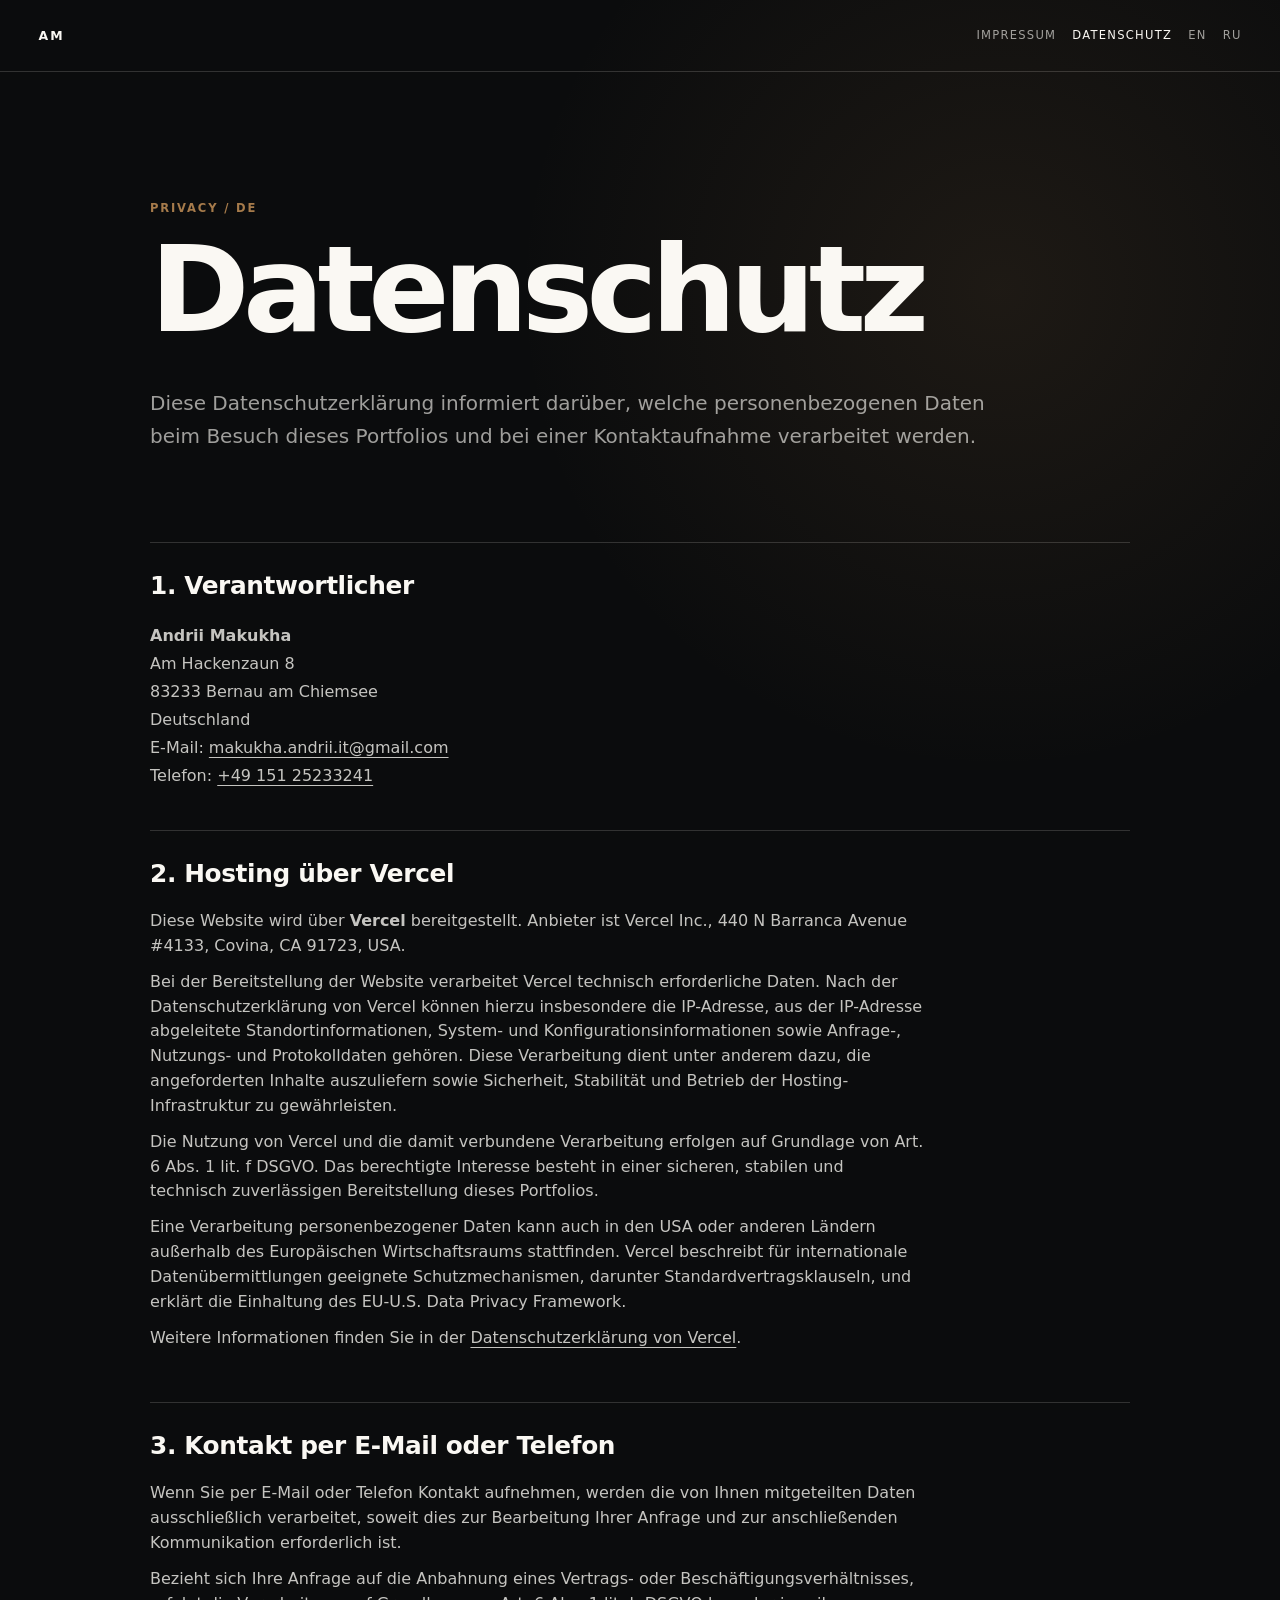
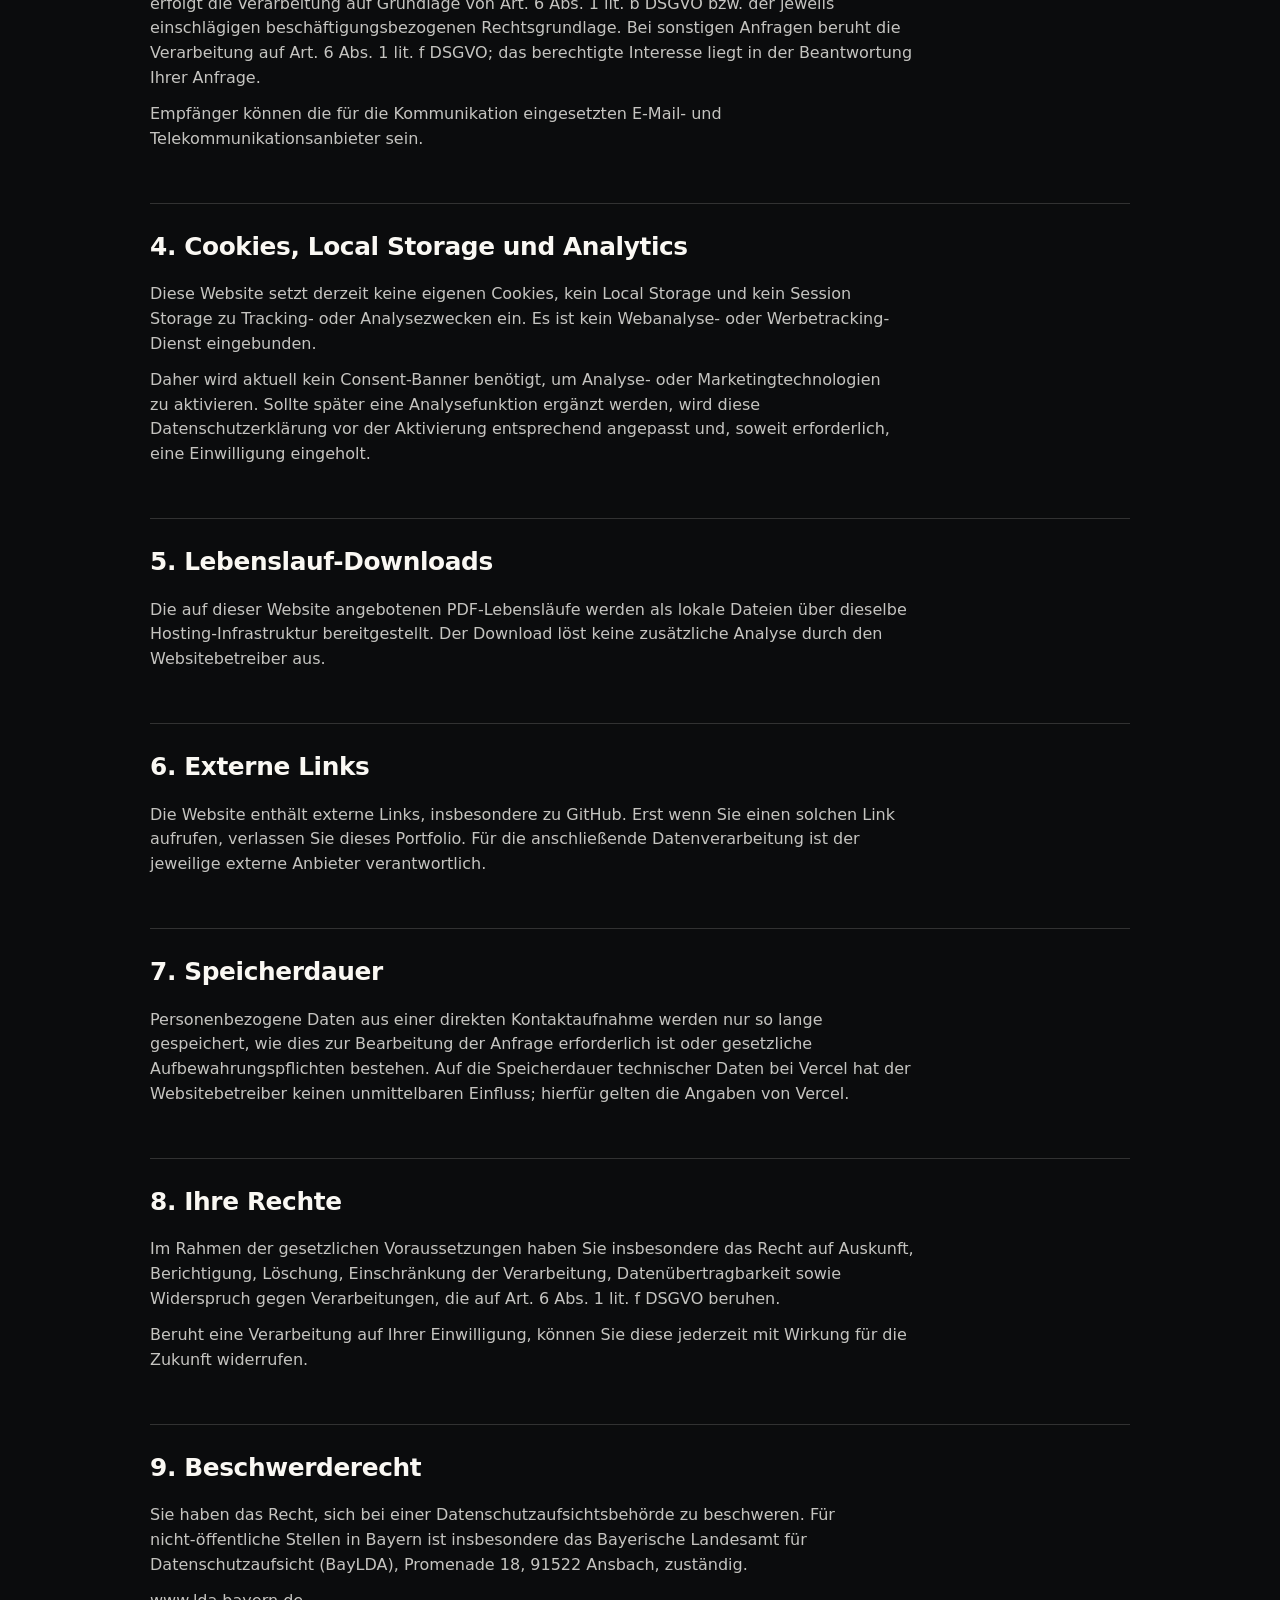
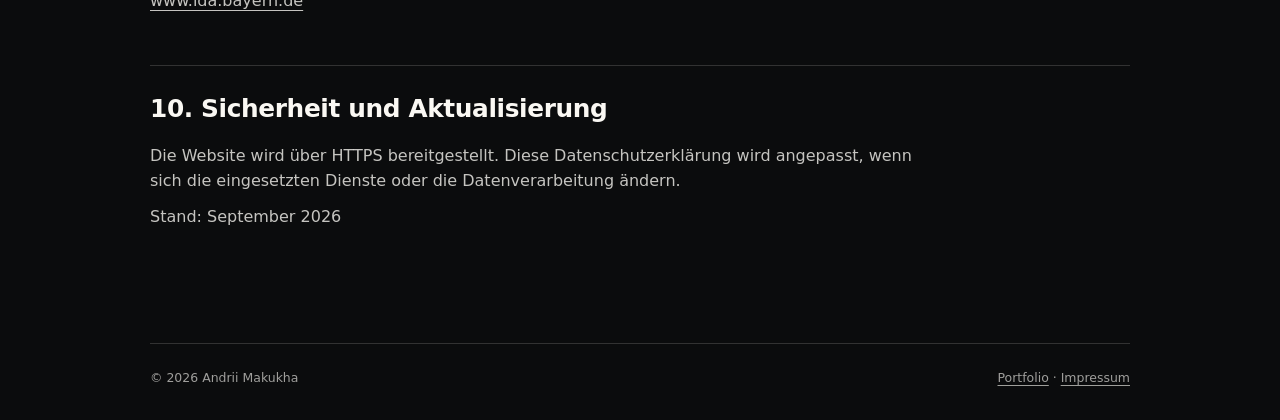
<file: de/datenschutz/index.html>
<!doctype html>
<html lang="de">
<head>
  <meta charset="utf-8">
  <meta name="viewport" content="width=device-width, initial-scale=1">
  <meta name="theme-color" content="#0b0c0d">
  <meta name="robots" content="noindex,follow">
  <meta name="color-scheme" content="dark">
  <meta name="description" content="Datenschutzerklärung für das persönliche Portfolio von Andrii Makukha.">
  <title>Datenschutz — Andrii Makukha</title>
  <link rel="stylesheet" href="../../css/v2.css">
  <link rel="stylesheet" href="../../css/legal.css">
  <link rel="icon" href="../../assets/favicon.svg" type="image/svg+xml">
</head>
<body class="legal-page">
  <nav class="legal-nav" aria-label="Rechtliche Navigation">
    <a class="legal-nav__mark" href="../" aria-label="Zurück zum Portfolio">AM</a>
    <div class="legal-nav__links">
      <a href="../impressum/">Impressum</a>
      <a href="./" aria-current="page">Datenschutz</a>
      <a href="../../en/privacy/" hreflang="en" lang="en">EN</a>
      <a href="../../ru/privacy/" hreflang="ru" lang="ru">RU</a>
    </div>
  </nav>

  <main class="legal-shell">
    <p class="legal-eyebrow">Privacy / DE</p>
    <h1 class="legal-title">Datenschutz</h1>
    <p class="legal-intro">Diese Datenschutzerklärung informiert darüber, welche personenbezogenen Daten beim Besuch dieses Portfolios und bei einer Kontaktaufnahme verarbeitet werden.</p>

    <div class="legal-content">
      <section class="legal-section">
        <h2>1. Verantwortlicher</h2>
        <address class="legal-address">
          <strong>Andrii Makukha</strong><br>
          Am Hackenzaun 8<br>
          83233 Bernau am Chiemsee<br>
          Deutschland<br>
          E-Mail: <a href="mailto:makukha.andrii.it@gmail.com">makukha.andrii.it@gmail.com</a><br>
          Telefon: <a href="tel:+4915125233241">+49 151 25233241</a>
        </address>
      </section>

      <section class="legal-section">
        <h2>2. Hosting über Vercel</h2>
        <p>Diese Website wird über <strong>Vercel</strong> bereitgestellt. Anbieter ist Vercel Inc., 440 N Barranca Avenue #4133, Covina, CA 91723, USA.</p>
        <p>Bei der Bereitstellung der Website verarbeitet Vercel technisch erforderliche Daten. Nach der Datenschutzerklärung von Vercel können hierzu insbesondere die IP-Adresse, aus der IP-Adresse abgeleitete Standortinformationen, System- und Konfigurationsinformationen sowie Anfrage-, Nutzungs- und Protokolldaten gehören. Diese Verarbeitung dient unter anderem dazu, die angeforderten Inhalte auszuliefern sowie Sicherheit, Stabilität und Betrieb der Hosting-Infrastruktur zu gewährleisten.</p>
        <p>Die Nutzung von Vercel und die damit verbundene Verarbeitung erfolgen auf Grundlage von Art. 6 Abs. 1 lit. f DSGVO. Das berechtigte Interesse besteht in einer sicheren, stabilen und technisch zuverlässigen Bereitstellung dieses Portfolios.</p>
        <p>Eine Verarbeitung personenbezogener Daten kann auch in den USA oder anderen Ländern außerhalb des Europäischen Wirtschaftsraums stattfinden. Vercel beschreibt für internationale Datenübermittlungen geeignete Schutzmechanismen, darunter Standardvertragsklauseln, und erklärt die Einhaltung des EU-U.S. Data Privacy Framework.</p>
        <p>Weitere Informationen finden Sie in der <a href="https://vercel.com/legal/privacy-notice" target="_blank" rel="noopener noreferrer">Datenschutzerklärung von Vercel</a>.</p>
      </section>

      <section class="legal-section">
        <h2>3. Kontakt per E-Mail oder Telefon</h2>
        <p>Wenn Sie per E-Mail oder Telefon Kontakt aufnehmen, werden die von Ihnen mitgeteilten Daten ausschließlich verarbeitet, soweit dies zur Bearbeitung Ihrer Anfrage und zur anschließenden Kommunikation erforderlich ist.</p>
        <p>Bezieht sich Ihre Anfrage auf die Anbahnung eines Vertrags- oder Beschäftigungsverhältnisses, erfolgt die Verarbeitung auf Grundlage von Art. 6 Abs. 1 lit. b DSGVO bzw. der jeweils einschlägigen beschäftigungsbezogenen Rechtsgrundlage. Bei sonstigen Anfragen beruht die Verarbeitung auf Art. 6 Abs. 1 lit. f DSGVO; das berechtigte Interesse liegt in der Beantwortung Ihrer Anfrage.</p>
        <p>Empfänger können die für die Kommunikation eingesetzten E-Mail- und Telekommunikationsanbieter sein.</p>
      </section>

      <section class="legal-section">
        <h2>4. Cookies, Local Storage und Analytics</h2>
        <p>Diese Website setzt derzeit keine eigenen Cookies, kein Local Storage und kein Session Storage zu Tracking- oder Analysezwecken ein. Es ist kein Webanalyse- oder Werbetracking-Dienst eingebunden.</p>
        <p>Daher wird aktuell kein Consent-Banner benötigt, um Analyse- oder Marketingtechnologien zu aktivieren. Sollte später eine Analysefunktion ergänzt werden, wird diese Datenschutzerklärung vor der Aktivierung entsprechend angepasst und, soweit erforderlich, eine Einwilligung eingeholt.</p>
      </section>

      <section class="legal-section">
        <h2>5. Lebenslauf-Downloads</h2>
        <p>Die auf dieser Website angebotenen PDF-Lebensläufe werden als lokale Dateien über dieselbe Hosting-Infrastruktur bereitgestellt. Der Download löst keine zusätzliche Analyse durch den Websitebetreiber aus.</p>
      </section>

      <section class="legal-section">
        <h2>6. Externe Links</h2>
        <p>Die Website enthält externe Links, insbesondere zu GitHub. Erst wenn Sie einen solchen Link aufrufen, verlassen Sie dieses Portfolio. Für die anschließende Datenverarbeitung ist der jeweilige externe Anbieter verantwortlich.</p>
      </section>

      <section class="legal-section">
        <h2>7. Speicherdauer</h2>
        <p>Personenbezogene Daten aus einer direkten Kontaktaufnahme werden nur so lange gespeichert, wie dies zur Bearbeitung der Anfrage erforderlich ist oder gesetzliche Aufbewahrungspflichten bestehen. Auf die Speicherdauer technischer Daten bei Vercel hat der Websitebetreiber keinen unmittelbaren Einfluss; hierfür gelten die Angaben von Vercel.</p>
      </section>

      <section class="legal-section">
        <h2>8. Ihre Rechte</h2>
        <p>Im Rahmen der gesetzlichen Voraussetzungen haben Sie insbesondere das Recht auf Auskunft, Berichtigung, Löschung, Einschränkung der Verarbeitung, Datenübertragbarkeit sowie Widerspruch gegen Verarbeitungen, die auf Art. 6 Abs. 1 lit. f DSGVO beruhen.</p>
        <p>Beruht eine Verarbeitung auf Ihrer Einwilligung, können Sie diese jederzeit mit Wirkung für die Zukunft widerrufen.</p>
      </section>

      <section class="legal-section">
        <h2>9. Beschwerderecht</h2>
        <p>Sie haben das Recht, sich bei einer Datenschutzaufsichtsbehörde zu beschweren. Für nicht-öffentliche Stellen in Bayern ist insbesondere das Bayerische Landesamt für Datenschutzaufsicht (BayLDA), Promenade 18, 91522 Ansbach, zuständig.</p>
        <p><a href="https://www.lda.bayern.de/" target="_blank" rel="noopener noreferrer">www.lda.bayern.de</a></p>
      </section>

      <section class="legal-section">
        <h2>10. Sicherheit und Aktualisierung</h2>
        <p>Die Website wird über HTTPS bereitgestellt. Diese Datenschutzerklärung wird angepasst, wenn sich die eingesetzten Dienste oder die Datenverarbeitung ändern.</p>
        <p>Stand: September 2026</p>
      </section>
    </div>
  </main>

  <footer class="legal-footer">
    <span>© 2026 Andrii Makukha</span>
    <span><a href="../">Portfolio</a> · <a href="../impressum/">Impressum</a></span>
  </footer>
</body>
</html>
</file>
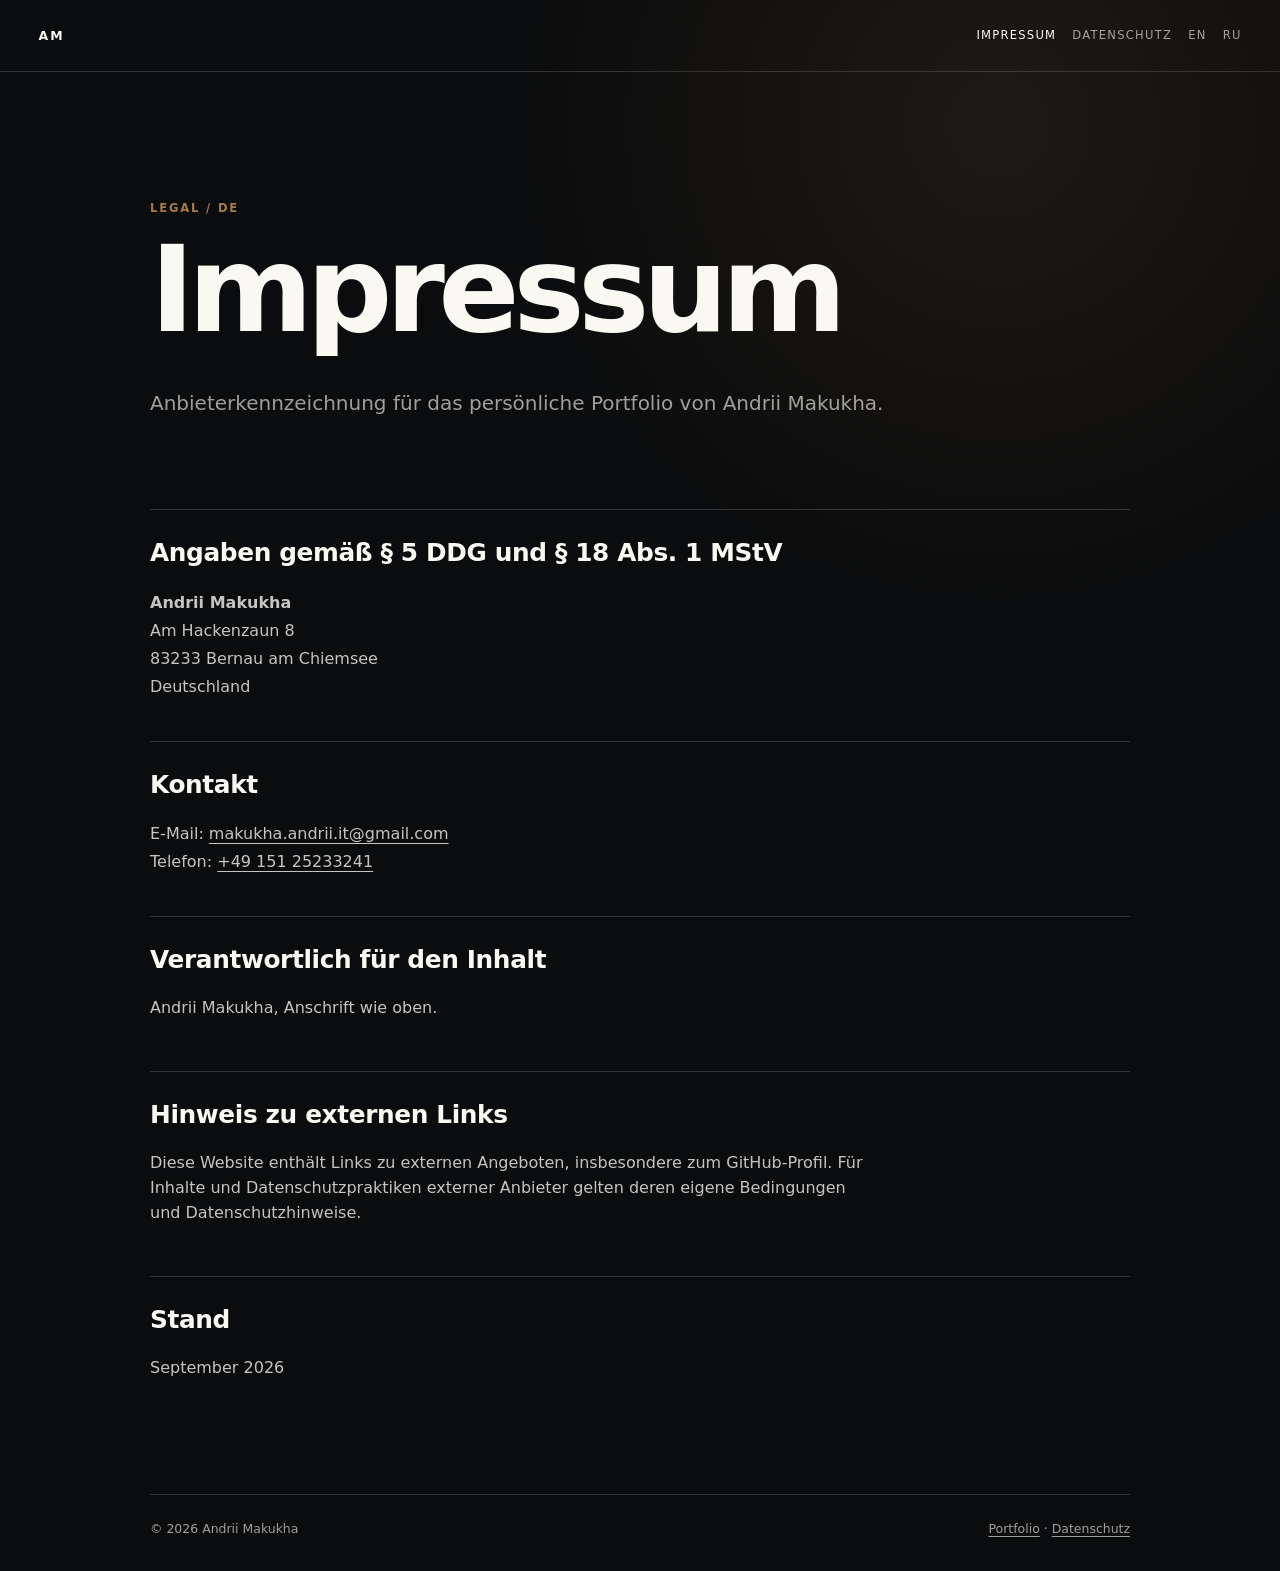
<file: de/impressum/index.html>
<!doctype html>
<html lang="de">
<head>
  <meta charset="utf-8">
  <meta name="viewport" content="width=device-width, initial-scale=1">
  <meta name="theme-color" content="#0b0c0d">
  <meta name="robots" content="noindex,follow">
  <meta name="color-scheme" content="dark">
  <meta name="description" content="Impressum des persönlichen Portfolios von Andrii Makukha.">
  <title>Impressum — Andrii Makukha</title>
  <link rel="stylesheet" href="../../css/v2.css">
  <link rel="stylesheet" href="../../css/legal.css">
  <link rel="icon" href="../../assets/favicon.svg" type="image/svg+xml">
</head>
<body class="legal-page">
  <nav class="legal-nav" aria-label="Rechtliche Navigation">
    <a class="legal-nav__mark" href="../" aria-label="Zurück zum Portfolio">AM</a>
    <div class="legal-nav__links">
      <a href="./" aria-current="page">Impressum</a>
      <a href="../datenschutz/">Datenschutz</a>
      <a href="../../en/legal-notice/" hreflang="en" lang="en">EN</a>
      <a href="../../ru/impressum/" hreflang="ru" lang="ru">RU</a>
    </div>
  </nav>

  <main class="legal-shell">
    <p class="legal-eyebrow">Legal / DE</p>
    <h1 class="legal-title">Impressum</h1>
    <p class="legal-intro">Anbieterkennzeichnung für das persönliche Portfolio von Andrii Makukha.</p>

    <div class="legal-content">
      <section class="legal-section">
        <h2>Angaben gemäß § 5 DDG und § 18 Abs. 1 MStV</h2>
        <address class="legal-address">
          <strong>Andrii Makukha</strong><br>
          Am Hackenzaun 8<br>
          83233 Bernau am Chiemsee<br>
          Deutschland
        </address>
      </section>

      <section class="legal-section">
        <h2>Kontakt</h2>
        <address class="legal-address">
          E-Mail: <a href="mailto:makukha.andrii.it@gmail.com">makukha.andrii.it@gmail.com</a><br>
          Telefon: <a href="tel:+4915125233241">+49 151 25233241</a>
        </address>
      </section>

      <section class="legal-section">
        <h2>Verantwortlich für den Inhalt</h2>
        <p>Andrii Makukha, Anschrift wie oben.</p>
      </section>

      <section class="legal-section">
        <h2>Hinweis zu externen Links</h2>
        <p>Diese Website enthält Links zu externen Angeboten, insbesondere zum GitHub-Profil. Für Inhalte und Datenschutzpraktiken externer Anbieter gelten deren eigene Bedingungen und Datenschutzhinweise.</p>
      </section>

      <section class="legal-section">
        <h2>Stand</h2>
        <p>September 2026</p>
      </section>
    </div>
  </main>

  <footer class="legal-footer">
    <span>© 2026 Andrii Makukha</span>
    <span><a href="../">Portfolio</a> · <a href="../datenschutz/">Datenschutz</a></span>
  </footer>
</body>
</html>
</file>
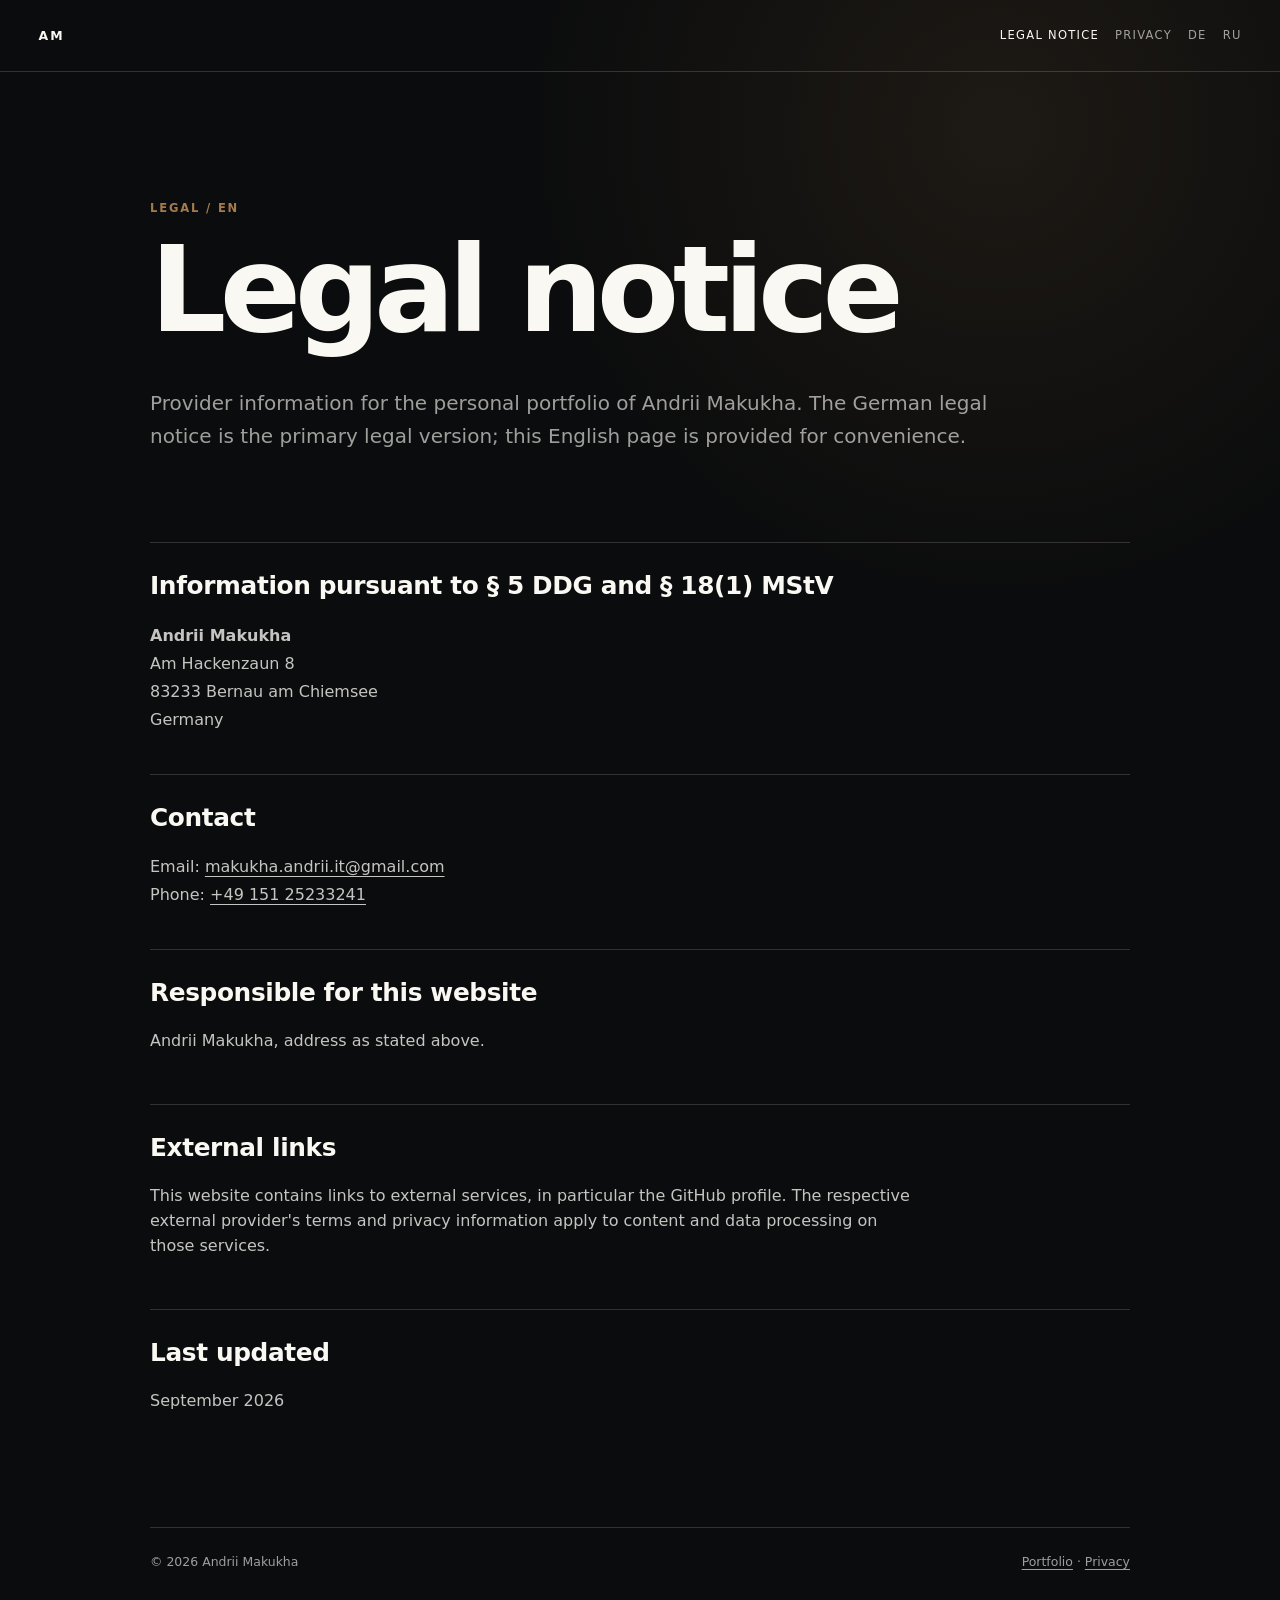
<file: en/legal-notice/index.html>
<!doctype html>
<html lang="en">
<head>
  <meta charset="utf-8">
  <meta name="viewport" content="width=device-width, initial-scale=1">
  <meta name="theme-color" content="#0b0c0d">
  <meta name="robots" content="noindex,follow">
  <meta name="color-scheme" content="dark">
  <meta name="description" content="Legal notice for Andrii Makukha's personal portfolio.">
  <title>Legal notice — Andrii Makukha</title>
  <link rel="stylesheet" href="../../css/v2.css">
  <link rel="stylesheet" href="../../css/legal.css">
  <link rel="icon" href="../../assets/favicon.svg" type="image/svg+xml">
</head>
<body class="legal-page">
  <nav class="legal-nav" aria-label="Legal navigation">
    <a class="legal-nav__mark" href="../" aria-label="Back to portfolio">AM</a>
    <div class="legal-nav__links">
      <a href="./" aria-current="page">Legal notice</a>
      <a href="../privacy/">Privacy</a>
      <a href="../../de/impressum/" hreflang="de" lang="de">DE</a>
      <a href="../../ru/impressum/" hreflang="ru" lang="ru">RU</a>
    </div>
  </nav>

  <main class="legal-shell">
    <p class="legal-eyebrow">Legal / EN</p>
    <h1 class="legal-title">Legal notice</h1>
    <p class="legal-intro">Provider information for the personal portfolio of Andrii Makukha. The German legal notice is the primary legal version; this English page is provided for convenience.</p>

    <div class="legal-content">
      <section class="legal-section">
        <h2>Information pursuant to § 5 DDG and § 18(1) MStV</h2>
        <address class="legal-address">
          <strong>Andrii Makukha</strong><br>
          Am Hackenzaun 8<br>
          83233 Bernau am Chiemsee<br>
          Germany
        </address>
      </section>

      <section class="legal-section">
        <h2>Contact</h2>
        <address class="legal-address">
          Email: <a href="mailto:makukha.andrii.it@gmail.com">makukha.andrii.it@gmail.com</a><br>
          Phone: <a href="tel:+4915125233241">+49 151 25233241</a>
        </address>
      </section>

      <section class="legal-section">
        <h2>Responsible for this website</h2>
        <p>Andrii Makukha, address as stated above.</p>
      </section>

      <section class="legal-section">
        <h2>External links</h2>
        <p>This website contains links to external services, in particular the GitHub profile. The respective external provider's terms and privacy information apply to content and data processing on those services.</p>
      </section>

      <section class="legal-section">
        <h2>Last updated</h2>
        <p>September 2026</p>
      </section>
    </div>
  </main>

  <footer class="legal-footer">
    <span>© 2026 Andrii Makukha</span>
    <span><a href="../">Portfolio</a> · <a href="../privacy/">Privacy</a></span>
  </footer>
</body>
</html>
</file>
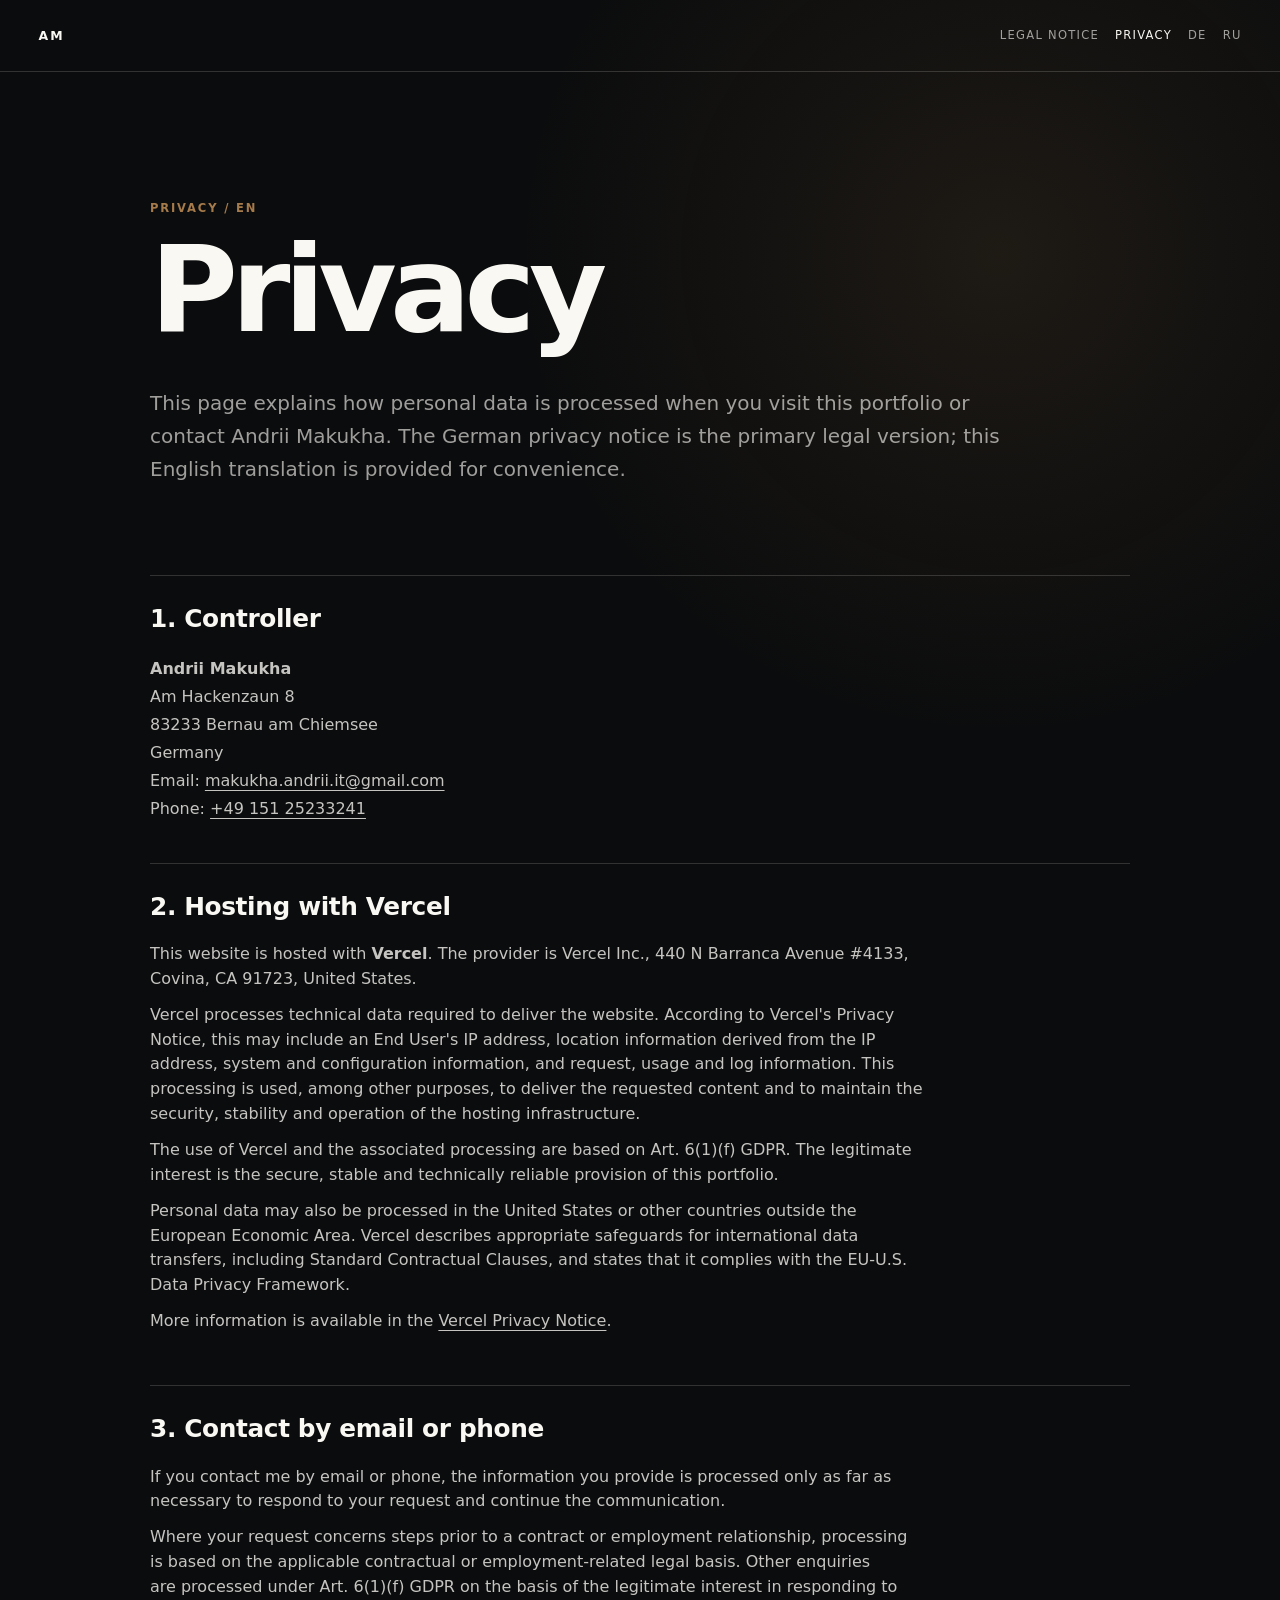
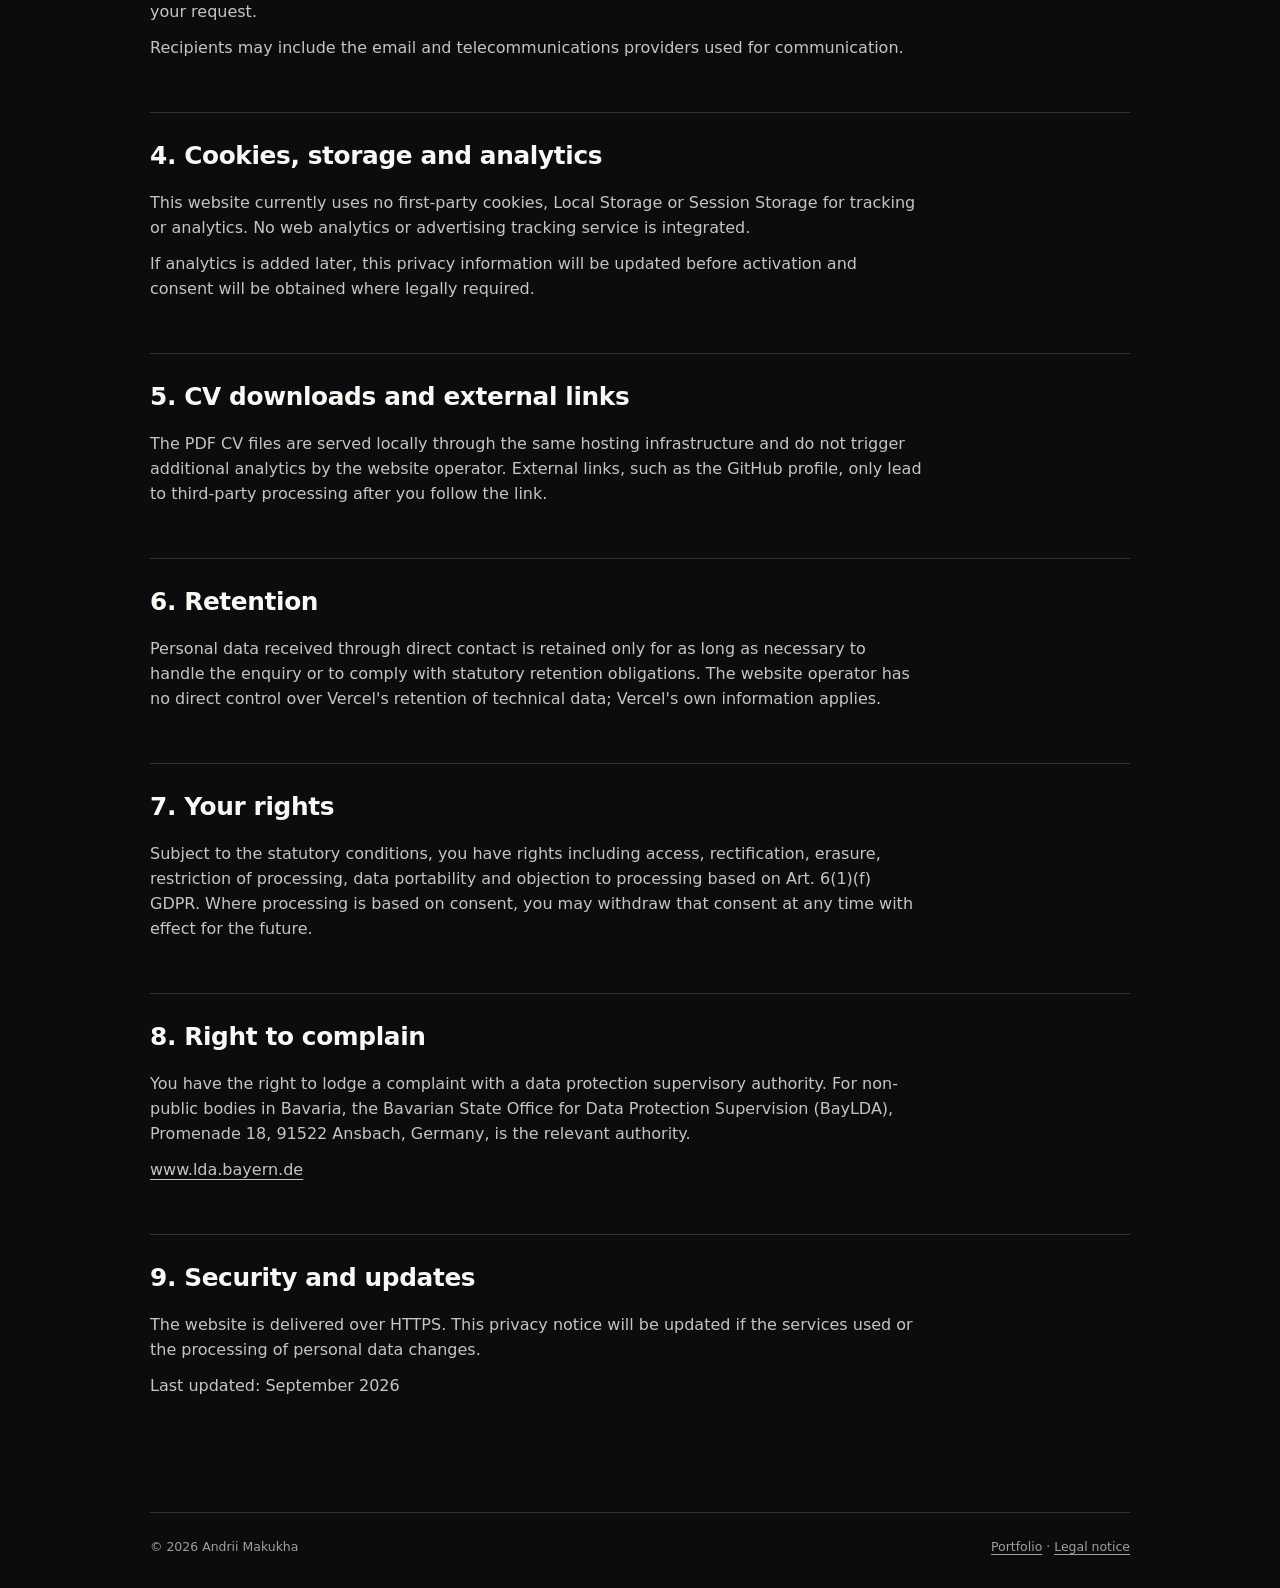
<file: en/privacy/index.html>
<!doctype html>
<html lang="en">
<head>
  <meta charset="utf-8">
  <meta name="viewport" content="width=device-width, initial-scale=1">
  <meta name="theme-color" content="#0b0c0d">
  <meta name="robots" content="noindex,follow">
  <meta name="color-scheme" content="dark">
  <meta name="description" content="Privacy information for Andrii Makukha's personal portfolio.">
  <title>Privacy — Andrii Makukha</title>
  <link rel="stylesheet" href="../../css/v2.css">
  <link rel="stylesheet" href="../../css/legal.css">
  <link rel="icon" href="../../assets/favicon.svg" type="image/svg+xml">
</head>
<body class="legal-page">
  <nav class="legal-nav" aria-label="Legal navigation">
    <a class="legal-nav__mark" href="../" aria-label="Back to portfolio">AM</a>
    <div class="legal-nav__links">
      <a href="../legal-notice/">Legal notice</a>
      <a href="./" aria-current="page">Privacy</a>
      <a href="../../de/datenschutz/" hreflang="de" lang="de">DE</a>
      <a href="../../ru/privacy/" hreflang="ru" lang="ru">RU</a>
    </div>
  </nav>

  <main class="legal-shell">
    <p class="legal-eyebrow">Privacy / EN</p>
    <h1 class="legal-title">Privacy</h1>
    <p class="legal-intro">This page explains how personal data is processed when you visit this portfolio or contact Andrii Makukha. The German privacy notice is the primary legal version; this English translation is provided for convenience.</p>

    <div class="legal-content">
      <section class="legal-section">
        <h2>1. Controller</h2>
        <address class="legal-address">
          <strong>Andrii Makukha</strong><br>
          Am Hackenzaun 8<br>
          83233 Bernau am Chiemsee<br>
          Germany<br>
          Email: <a href="mailto:makukha.andrii.it@gmail.com">makukha.andrii.it@gmail.com</a><br>
          Phone: <a href="tel:+4915125233241">+49 151 25233241</a>
        </address>
      </section>

      <section class="legal-section">
        <h2>2. Hosting with Vercel</h2>
        <p>This website is hosted with <strong>Vercel</strong>. The provider is Vercel Inc., 440 N Barranca Avenue #4133, Covina, CA 91723, United States.</p>
        <p>Vercel processes technical data required to deliver the website. According to Vercel's Privacy Notice, this may include an End User's IP address, location information derived from the IP address, system and configuration information, and request, usage and log information. This processing is used, among other purposes, to deliver the requested content and to maintain the security, stability and operation of the hosting infrastructure.</p>
        <p>The use of Vercel and the associated processing are based on Art. 6(1)(f) GDPR. The legitimate interest is the secure, stable and technically reliable provision of this portfolio.</p>
        <p>Personal data may also be processed in the United States or other countries outside the European Economic Area. Vercel describes appropriate safeguards for international data transfers, including Standard Contractual Clauses, and states that it complies with the EU-U.S. Data Privacy Framework.</p>
        <p>More information is available in the <a href="https://vercel.com/legal/privacy-notice" target="_blank" rel="noopener noreferrer">Vercel Privacy Notice</a>.</p>
      </section>

      <section class="legal-section">
        <h2>3. Contact by email or phone</h2>
        <p>If you contact me by email or phone, the information you provide is processed only as far as necessary to respond to your request and continue the communication.</p>
        <p>Where your request concerns steps prior to a contract or employment relationship, processing is based on the applicable contractual or employment-related legal basis. Other enquiries are processed under Art. 6(1)(f) GDPR on the basis of the legitimate interest in responding to your request.</p>
        <p>Recipients may include the email and telecommunications providers used for communication.</p>
      </section>

      <section class="legal-section">
        <h2>4. Cookies, storage and analytics</h2>
        <p>This website currently uses no first-party cookies, Local Storage or Session Storage for tracking or analytics. No web analytics or advertising tracking service is integrated.</p>
        <p>If analytics is added later, this privacy information will be updated before activation and consent will be obtained where legally required.</p>
      </section>

      <section class="legal-section">
        <h2>5. CV downloads and external links</h2>
        <p>The PDF CV files are served locally through the same hosting infrastructure and do not trigger additional analytics by the website operator. External links, such as the GitHub profile, only lead to third-party processing after you follow the link.</p>
      </section>

      <section class="legal-section">
        <h2>6. Retention</h2>
        <p>Personal data received through direct contact is retained only for as long as necessary to handle the enquiry or to comply with statutory retention obligations. The website operator has no direct control over Vercel's retention of technical data; Vercel's own information applies.</p>
      </section>

      <section class="legal-section">
        <h2>7. Your rights</h2>
        <p>Subject to the statutory conditions, you have rights including access, rectification, erasure, restriction of processing, data portability and objection to processing based on Art. 6(1)(f) GDPR. Where processing is based on consent, you may withdraw that consent at any time with effect for the future.</p>
      </section>

      <section class="legal-section">
        <h2>8. Right to complain</h2>
        <p>You have the right to lodge a complaint with a data protection supervisory authority. For non-public bodies in Bavaria, the Bavarian State Office for Data Protection Supervision (BayLDA), Promenade 18, 91522 Ansbach, Germany, is the relevant authority.</p>
        <p><a href="https://www.lda.bayern.de/" target="_blank" rel="noopener noreferrer">www.lda.bayern.de</a></p>
      </section>

      <section class="legal-section">
        <h2>9. Security and updates</h2>
        <p>The website is delivered over HTTPS. This privacy notice will be updated if the services used or the processing of personal data changes.</p>
        <p>Last updated: September 2026</p>
      </section>
    </div>
  </main>

  <footer class="legal-footer">
    <span>© 2026 Andrii Makukha</span>
    <span><a href="../">Portfolio</a> · <a href="../legal-notice/">Legal notice</a></span>
  </footer>
</body>
</html>
</file>
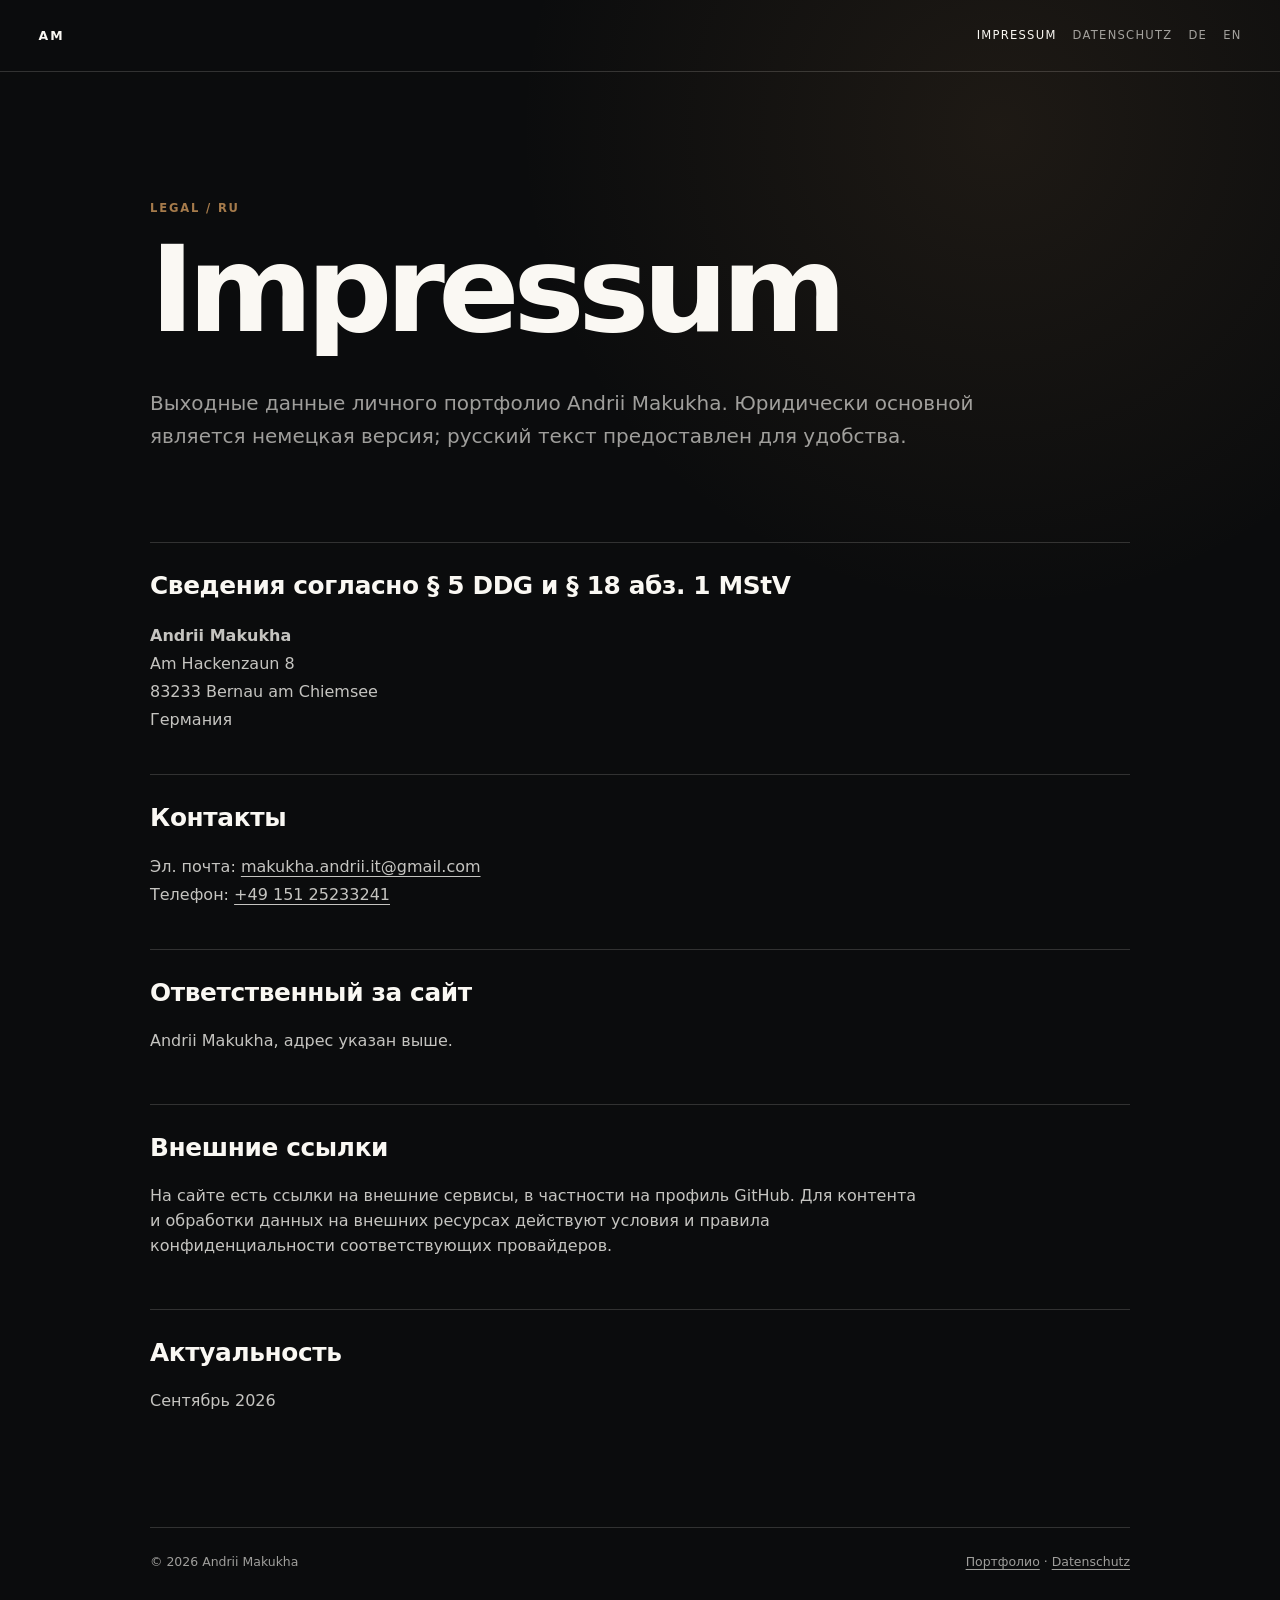
<file: ru/impressum/index.html>
<!doctype html>
<html lang="ru">
<head>
  <meta charset="utf-8">
  <meta name="viewport" content="width=device-width, initial-scale=1">
  <meta name="theme-color" content="#0b0c0d">
  <meta name="robots" content="noindex,follow">
  <meta name="color-scheme" content="dark">
  <meta name="description" content="Выходные данные личного портфолио Andrii Makukha.">
  <title>Impressum — Andrii Makukha</title>
  <link rel="stylesheet" href="../../css/v2.css">
  <link rel="stylesheet" href="../../css/legal.css">
  <link rel="icon" href="../../assets/favicon.svg" type="image/svg+xml">
</head>
<body class="legal-page">
  <nav class="legal-nav" aria-label="Юридическая навигация">
    <a class="legal-nav__mark" href="../" aria-label="Вернуться в портфолио">AM</a>
    <div class="legal-nav__links">
      <a href="./" aria-current="page">Impressum</a>
      <a href="../privacy/">Datenschutz</a>
      <a href="../../de/impressum/" hreflang="de" lang="de">DE</a>
      <a href="../../en/legal-notice/" hreflang="en" lang="en">EN</a>
    </div>
  </nav>

  <main class="legal-shell">
    <p class="legal-eyebrow">Legal / RU</p>
    <h1 class="legal-title">Impressum</h1>
    <p class="legal-intro">Выходные данные личного портфолио Andrii Makukha. Юридически основной является немецкая версия; русский текст предоставлен для удобства.</p>

    <div class="legal-content">
      <section class="legal-section">
        <h2>Сведения согласно § 5 DDG и § 18 абз. 1 MStV</h2>
        <address class="legal-address">
          <strong>Andrii Makukha</strong><br>
          Am Hackenzaun 8<br>
          83233 Bernau am Chiemsee<br>
          Германия
        </address>
      </section>

      <section class="legal-section">
        <h2>Контакты</h2>
        <address class="legal-address">
          Эл. почта: <a href="mailto:makukha.andrii.it@gmail.com">makukha.andrii.it@gmail.com</a><br>
          Телефон: <a href="tel:+4915125233241">+49 151 25233241</a>
        </address>
      </section>

      <section class="legal-section">
        <h2>Ответственный за сайт</h2>
        <p>Andrii Makukha, адрес указан выше.</p>
      </section>

      <section class="legal-section">
        <h2>Внешние ссылки</h2>
        <p>На сайте есть ссылки на внешние сервисы, в частности на профиль GitHub. Для контента и обработки данных на внешних ресурсах действуют условия и правила конфиденциальности соответствующих провайдеров.</p>
      </section>

      <section class="legal-section">
        <h2>Актуальность</h2>
        <p>Сентябрь 2026</p>
      </section>
    </div>
  </main>

  <footer class="legal-footer">
    <span>© 2026 Andrii Makukha</span>
    <span><a href="../">Портфолио</a> · <a href="../privacy/">Datenschutz</a></span>
  </footer>
</body>
</html>
</file>
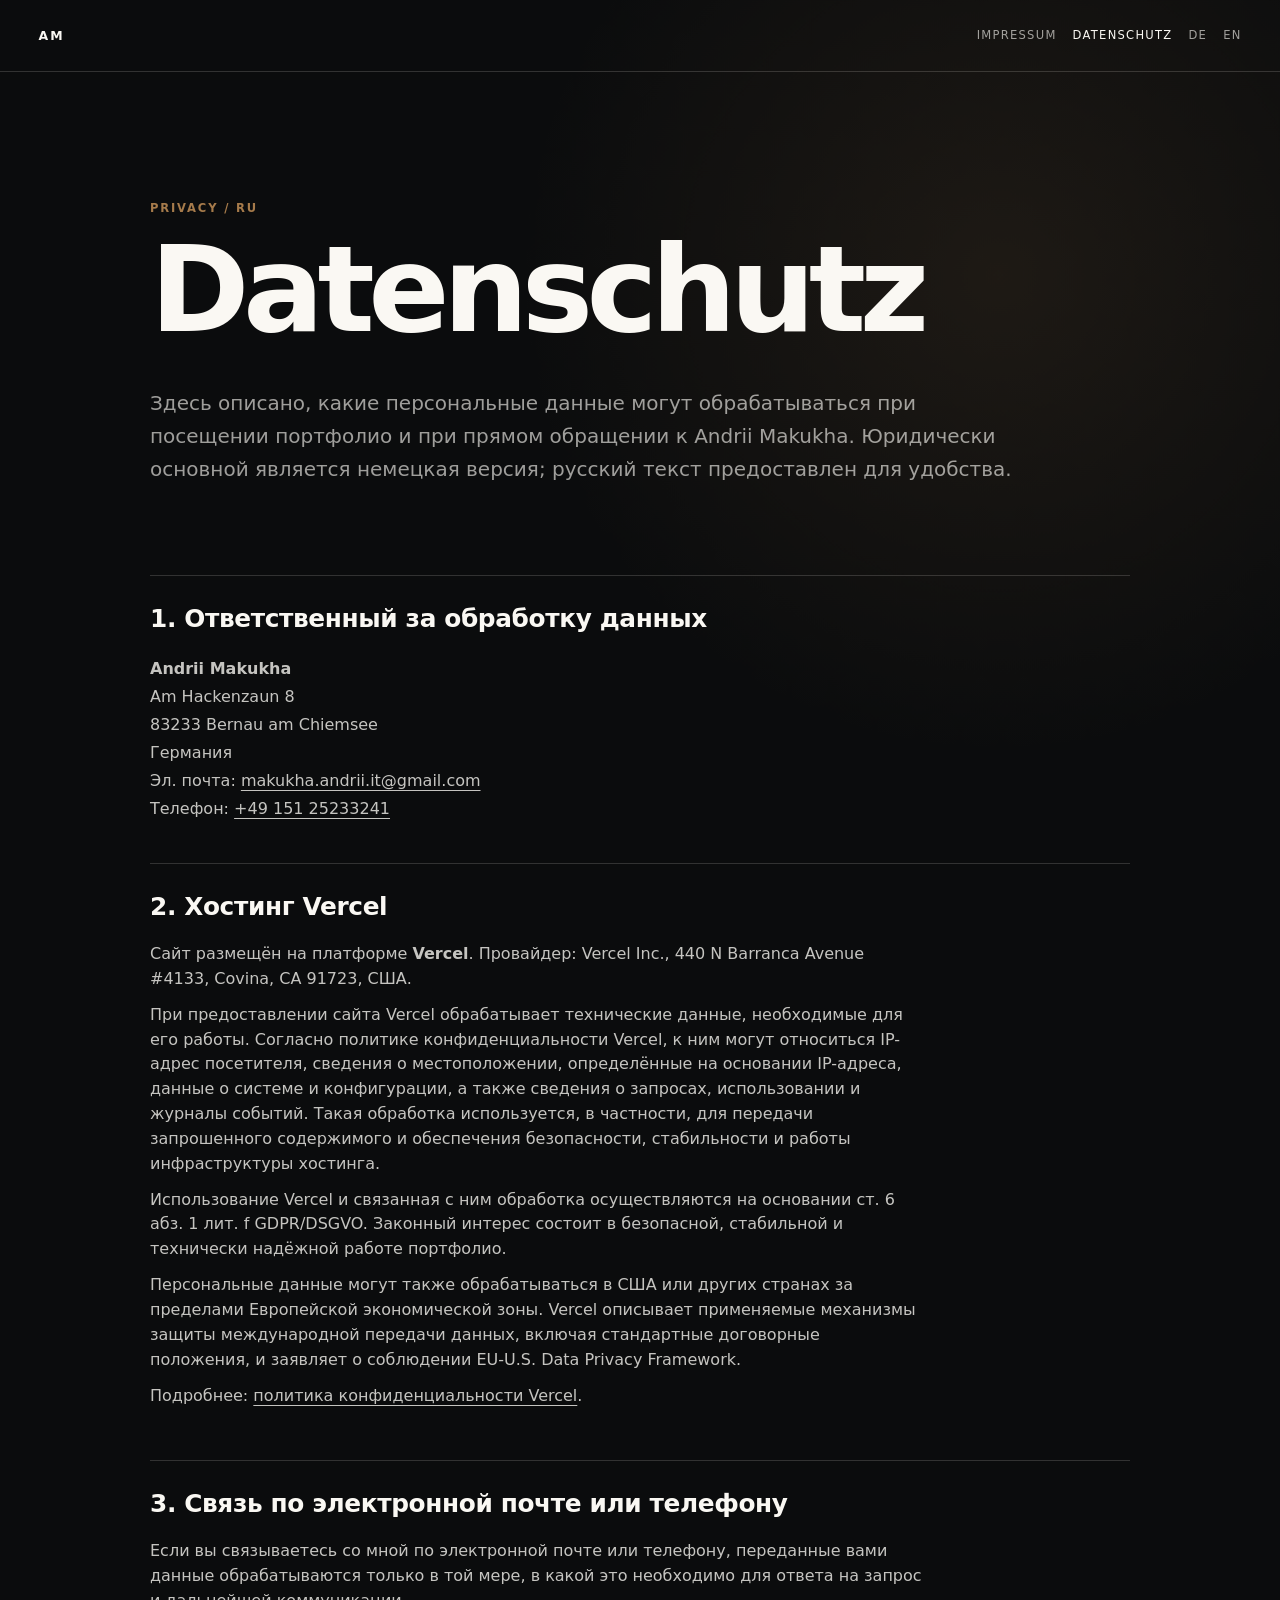
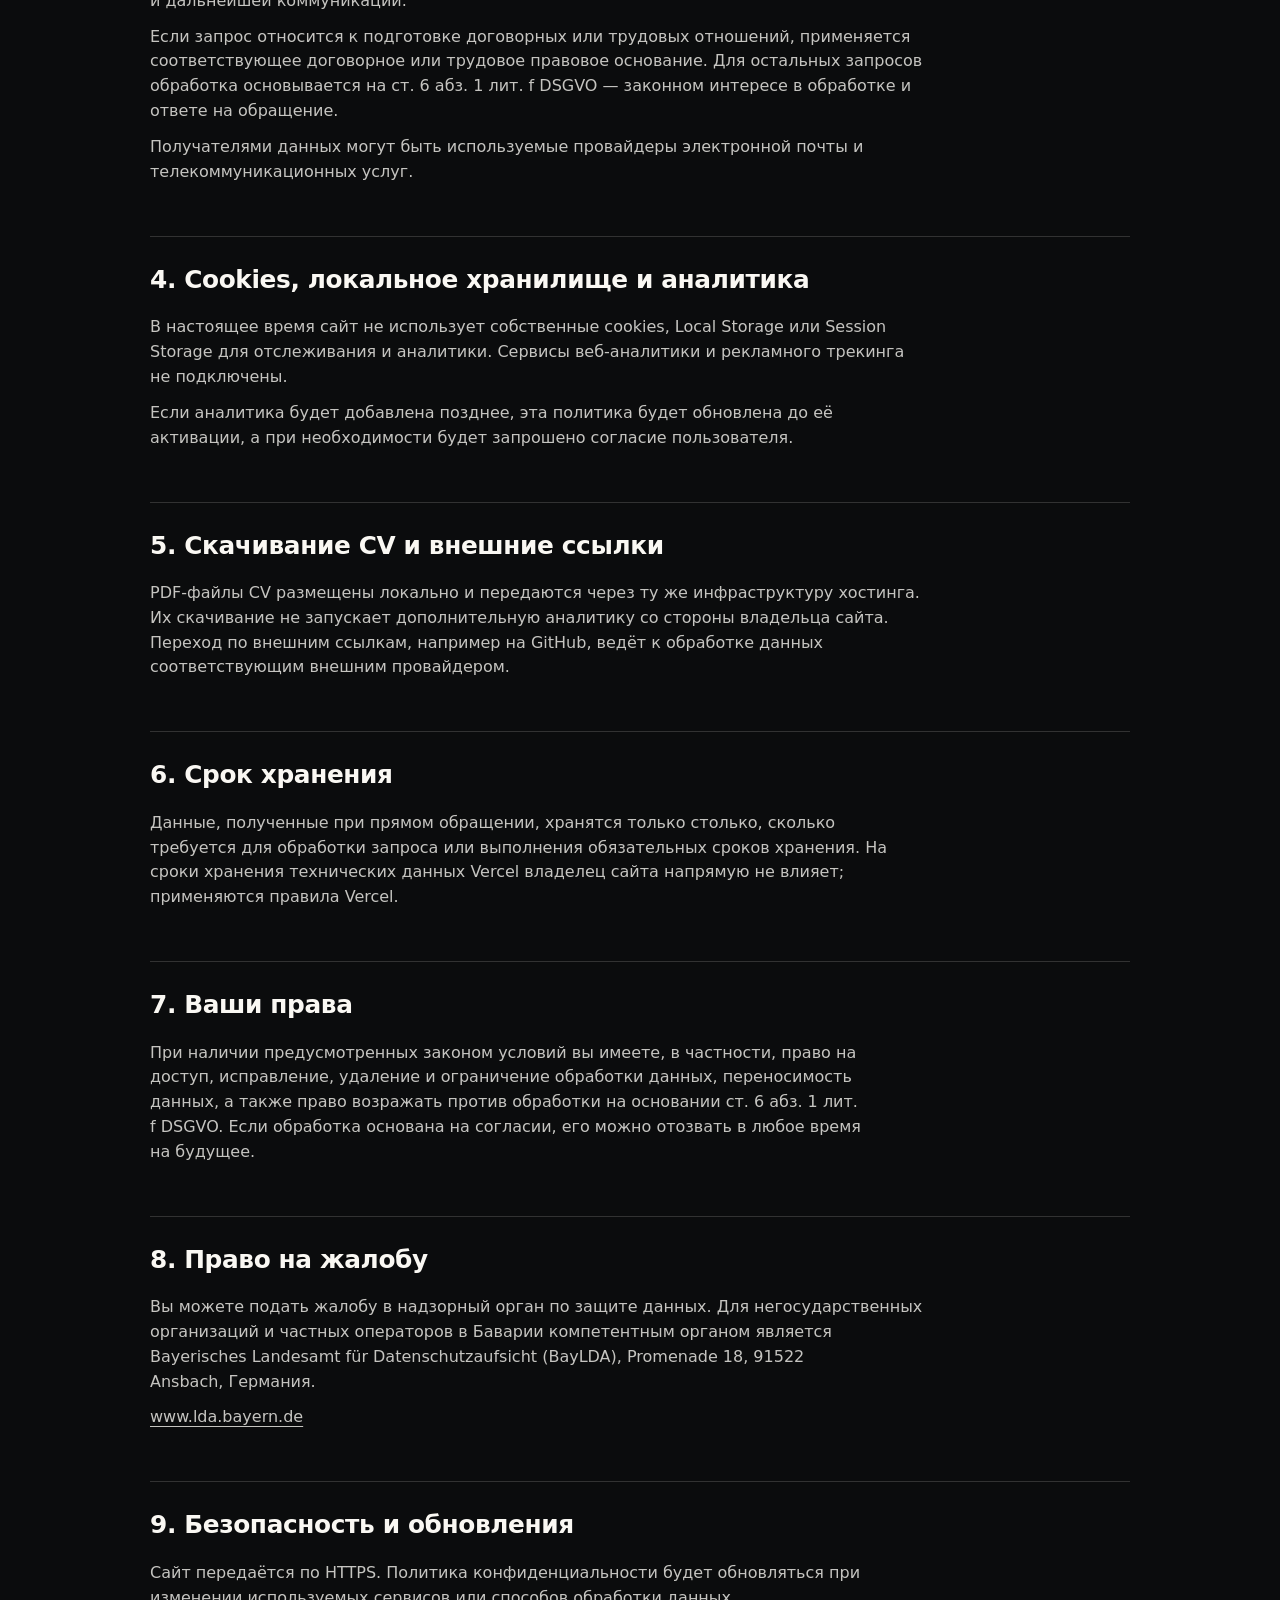
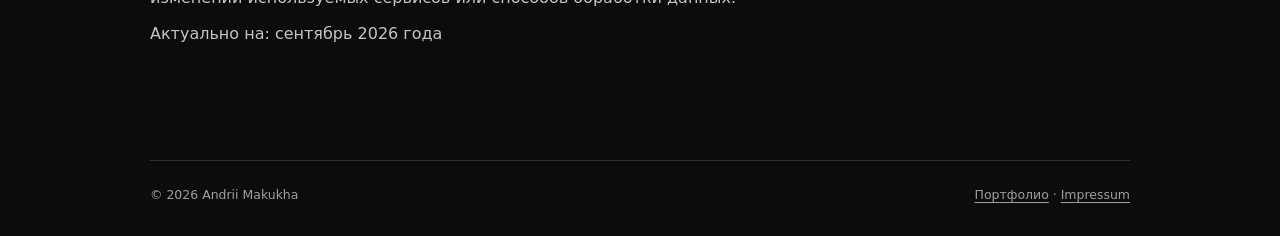
<file: ru/privacy/index.html>
<!doctype html>
<html lang="ru">
<head>
  <meta charset="utf-8">
  <meta name="viewport" content="width=device-width, initial-scale=1">
  <meta name="theme-color" content="#0b0c0d">
  <meta name="robots" content="noindex,follow">
  <meta name="color-scheme" content="dark">
  <meta name="description" content="Политика конфиденциальности личного портфолио Andrii Makukha.">
  <title>Datenschutz — Andrii Makukha</title>
  <link rel="stylesheet" href="../../css/v2.css">
  <link rel="stylesheet" href="../../css/legal.css">
  <link rel="icon" href="../../assets/favicon.svg" type="image/svg+xml">
</head>
<body class="legal-page">
  <nav class="legal-nav" aria-label="Юридическая навигация">
    <a class="legal-nav__mark" href="../" aria-label="Вернуться в портфолио">AM</a>
    <div class="legal-nav__links">
      <a href="../impressum/">Impressum</a>
      <a href="./" aria-current="page">Datenschutz</a>
      <a href="../../de/datenschutz/" hreflang="de" lang="de">DE</a>
      <a href="../../en/privacy/" hreflang="en" lang="en">EN</a>
    </div>
  </nav>

  <main class="legal-shell">
    <p class="legal-eyebrow">Privacy / RU</p>
    <h1 class="legal-title">Datenschutz</h1>
    <p class="legal-intro">Здесь описано, какие персональные данные могут обрабатываться при посещении портфолио и при прямом обращении к Andrii Makukha. Юридически основной является немецкая версия; русский текст предоставлен для удобства.</p>

    <div class="legal-content">
      <section class="legal-section">
        <h2>1. Ответственный за обработку данных</h2>
        <address class="legal-address">
          <strong>Andrii Makukha</strong><br>
          Am Hackenzaun 8<br>
          83233 Bernau am Chiemsee<br>
          Германия<br>
          Эл. почта: <a href="mailto:makukha.andrii.it@gmail.com">makukha.andrii.it@gmail.com</a><br>
          Телефон: <a href="tel:+4915125233241">+49 151 25233241</a>
        </address>
      </section>

      <section class="legal-section">
        <h2>2. Хостинг Vercel</h2>
        <p>Сайт размещён на платформе <strong>Vercel</strong>. Провайдер: Vercel Inc., 440 N Barranca Avenue #4133, Covina, CA 91723, США.</p>
        <p>При предоставлении сайта Vercel обрабатывает технические данные, необходимые для его работы. Согласно политике конфиденциальности Vercel, к ним могут относиться IP-адрес посетителя, сведения о местоположении, определённые на основании IP-адреса, данные о системе и конфигурации, а также сведения о запросах, использовании и журналы событий. Такая обработка используется, в частности, для передачи запрошенного содержимого и обеспечения безопасности, стабильности и работы инфраструктуры хостинга.</p>
        <p>Использование Vercel и связанная с ним обработка осуществляются на основании ст. 6 абз. 1 лит. f GDPR/DSGVO. Законный интерес состоит в безопасной, стабильной и технически надёжной работе портфолио.</p>
        <p>Персональные данные могут также обрабатываться в США или других странах за пределами Европейской экономической зоны. Vercel описывает применяемые механизмы защиты международной передачи данных, включая стандартные договорные положения, и заявляет о соблюдении EU-U.S. Data Privacy Framework.</p>
        <p>Подробнее: <a href="https://vercel.com/legal/privacy-notice" target="_blank" rel="noopener noreferrer">политика конфиденциальности Vercel</a>.</p>
      </section>

      <section class="legal-section">
        <h2>3. Связь по электронной почте или телефону</h2>
        <p>Если вы связываетесь со мной по электронной почте или телефону, переданные вами данные обрабатываются только в той мере, в какой это необходимо для ответа на запрос и дальнейшей коммуникации.</p>
        <p>Если запрос относится к подготовке договорных или трудовых отношений, применяется соответствующее договорное или трудовое правовое основание. Для остальных запросов обработка основывается на ст. 6 абз. 1 лит. f DSGVO — законном интересе в обработке и ответе на обращение.</p>
        <p>Получателями данных могут быть используемые провайдеры электронной почты и телекоммуникационных услуг.</p>
      </section>

      <section class="legal-section">
        <h2>4. Cookies, локальное хранилище и аналитика</h2>
        <p>В настоящее время сайт не использует собственные cookies, Local Storage или Session Storage для отслеживания и аналитики. Сервисы веб-аналитики и рекламного трекинга не подключены.</p>
        <p>Если аналитика будет добавлена позднее, эта политика будет обновлена до её активации, а при необходимости будет запрошено согласие пользователя.</p>
      </section>

      <section class="legal-section">
        <h2>5. Скачивание CV и внешние ссылки</h2>
        <p>PDF-файлы CV размещены локально и передаются через ту же инфраструктуру хостинга. Их скачивание не запускает дополнительную аналитику со стороны владельца сайта. Переход по внешним ссылкам, например на GitHub, ведёт к обработке данных соответствующим внешним провайдером.</p>
      </section>

      <section class="legal-section">
        <h2>6. Срок хранения</h2>
        <p>Данные, полученные при прямом обращении, хранятся только столько, сколько требуется для обработки запроса или выполнения обязательных сроков хранения. На сроки хранения технических данных Vercel владелец сайта напрямую не влияет; применяются правила Vercel.</p>
      </section>

      <section class="legal-section">
        <h2>7. Ваши права</h2>
        <p>При наличии предусмотренных законом условий вы имеете, в частности, право на доступ, исправление, удаление и ограничение обработки данных, переносимость данных, а также право возражать против обработки на основании ст. 6 абз. 1 лит. f DSGVO. Если обработка основана на согласии, его можно отозвать в любое время на будущее.</p>
      </section>

      <section class="legal-section">
        <h2>8. Право на жалобу</h2>
        <p>Вы можете подать жалобу в надзорный орган по защите данных. Для негосударственных организаций и частных операторов в Баварии компетентным органом является Bayerisches Landesamt für Datenschutzaufsicht (BayLDA), Promenade 18, 91522 Ansbach, Германия.</p>
        <p><a href="https://www.lda.bayern.de/" target="_blank" rel="noopener noreferrer">www.lda.bayern.de</a></p>
      </section>

      <section class="legal-section">
        <h2>9. Безопасность и обновления</h2>
        <p>Сайт передаётся по HTTPS. Политика конфиденциальности будет обновляться при изменении используемых сервисов или способов обработки данных.</p>
        <p>Актуально на: сентябрь 2026 года</p>
      </section>
    </div>
  </main>

  <footer class="legal-footer">
    <span>© 2026 Andrii Makukha</span>
    <span><a href="../">Портфолио</a> · <a href="../impressum/">Impressum</a></span>
  </footer>
</body>
</html>
</file>
<file: css/v2.css>
:root {
  --ink: #0b0c0d;
  --ink-soft: #15171a;
  --paper: #f2efe8;
  --paper-soft: #faf8f3;
  --navy: #111d2d;
  --brass: #a67b4b;
  --brass-on-light: #8c6338;
  --graphite: #454545;
  --muted-dark: rgba(250, 248, 243, 0.62);
  --muted-light: rgba(11, 12, 13, 0.62);
  --hairline-dark: rgba(250, 248, 243, 0.16);
  --hairline-light: rgba(11, 12, 13, 0.16);
  --page-pad: clamp(1.25rem, 3vw, 3rem);
  --content: 1440px;
  --ease-out: cubic-bezier(.16, 1, .3, 1);
}

/* Accessible light-surface accent token */
.profile,
.foundation,
.capabilities,
.work,
.journey,
.languages {
  --brass: var(--brass-on-light);
}

*,
*::before,
*::after {
  box-sizing: border-box;
}

html {
  scroll-behavior: smooth;
  background: var(--ink);
}

body {
  margin: 0;
  background: var(--ink);
  color: var(--paper-soft);
  font-family: system-ui, -apple-system, BlinkMacSystemFont, "Segoe UI", Helvetica, Arial, sans-serif;
  font-size: 16px;
  line-height: 1.55;
  text-rendering: optimizeLegibility;
  -webkit-font-smoothing: antialiased;
}

a {
  color: inherit;
  text-decoration: none;
}

button,
a {
  -webkit-tap-highlight-color: transparent;
}

a:focus-visible,
button:focus-visible {
  outline: 2px solid var(--brass);
  outline-offset: 4px;
}

::selection {
  background: var(--brass);
  color: var(--paper-soft);
}

.site-nav {
  position: fixed;
  top: 0;
  left: 0;
  z-index: 60;
  display: grid;
  grid-template-columns: 1fr auto 1fr;
  align-items: center;
  width: 100%;
  padding: 1.15rem var(--page-pad);
  color: var(--paper-soft);
  pointer-events: auto;
  transition: color .35s ease, background-color .35s ease, border-color .35s ease;
}

.site-nav::before {
  content: "";
  position: absolute;
  inset: 0;
  z-index: -1;
  background: rgba(11, 12, 13, .72);
  border-bottom: 1px solid rgba(250, 248, 243, .07);
  backdrop-filter: blur(14px);
  opacity: 0;
  transition: opacity .35s ease, background .35s ease, border-color .35s ease;
}

.site-nav.is-scrolled::before {
  opacity: 1;
}

.site-nav.is-light {
  color: var(--ink);
}

.site-nav.is-light::before {
  background: rgba(242, 239, 232, .84);
  border-color: rgba(11, 12, 13, .08);
}

.site-nav__center span[aria-disabled="true"] {
  opacity: .38;
}

.site-nav a,
.site-nav button {
  pointer-events: auto;
}

.site-nav__mark {
  justify-self: start;
  font-size: .78rem;
  font-weight: 700;
  letter-spacing: .18em;
}

.site-nav__center {
  display: flex;
  gap: 1.5rem;
  align-items: center;
  font-size: .73rem;
  letter-spacing: .13em;
  text-transform: uppercase;
}

.site-nav__languages {
  justify-self: end;
  display: flex;
  align-items: center;
  gap: .55rem;
  font-size: .72rem;
  letter-spacing: .12em;
}

.site-nav__languages a {
  opacity: .58;
  transition: opacity .25s ease;
}

.site-nav__languages a:hover,
.site-nav__languages a[aria-current="page"] {
  opacity: 1;
}

.opening-shell {
  height: 150svh;
  background: var(--ink);
}

.opening {
  position: sticky;
  top: 0;
  min-height: 100svh;
  overflow: hidden;
  display: grid;
  grid-template-rows: auto 1fr auto;
  padding: clamp(5.5rem, 11vh, 8rem) var(--page-pad) var(--page-pad);
}

.opening::after {
  content: "";
  position: absolute;
  inset: auto -12vw -28vh 36vw;
  height: 62vh;
  background: radial-gradient(circle, rgba(17, 29, 45, .78), transparent 68%);
  pointer-events: none;
}

.opening__eyebrow {
  position: relative;
  z-index: 2;
  display: flex;
  justify-content: space-between;
  gap: 1rem;
  color: var(--muted-dark);
  font-size: .72rem;
  letter-spacing: .18em;
  text-transform: uppercase;
  transition: opacity .8s var(--ease-out), transform .8s var(--ease-out);
}

.opening__name-wrap {
  position: relative;
  z-index: 2;
  display: flex;
  align-items: center;
}

.opening__name {
  margin: 0;
  max-width: 100%;
  color: var(--paper-soft);
  font-size: clamp(4.4rem, min(12.6vw, 12.096rem), 12rem);
  font-weight: 550;
  line-height: .78;
  letter-spacing: -.075em;
  text-transform: uppercase;
  transition: opacity .9s var(--ease-out), transform .9s var(--ease-out);
  will-change: transform, opacity;
}

.opening__name span {
  display: block;
}

.opening__name span:last-child {
  margin-left: clamp(1rem, min(8vw, 7.68rem), 8rem);
}

.opening__bottom {
  position: relative;
  z-index: 2;
  display: flex;
  align-items: end;
  justify-content: space-between;
  gap: 2rem;
}

.opening__meta,
.opening__scroll {
  color: var(--muted-dark);
  font-size: .73rem;
  letter-spacing: .15em;
  text-transform: uppercase;
  transition: opacity .8s var(--ease-out), transform .8s var(--ease-out);
}

.opening__scroll {
  display: inline-flex;
  gap: .8rem;
  align-items: center;
}

.opening__scroll::before {
  content: "";
  width: 2.2rem;
  height: 1px;
  background: currentColor;
}

.identity {
  min-height: 115svh;
  background: var(--ink);
  padding: clamp(7rem, 14vh, 10rem) var(--page-pad);
  display: flex;
  align-items: center;
}

.identity__grid {
  width: min(100%, var(--content));
  margin: 0 auto;
  display: grid;
  grid-template-columns: minmax(0, 1.05fr) minmax(20rem, .95fr);
  gap: clamp(2rem, min(6vw, 5.76rem), 7rem);
  align-items: end;
}

.portrait-frame {
  position: relative;
  margin: 0;
  min-height: min(76svh, 860px);
  overflow: hidden;
  background: var(--navy);
  clip-path: inset(10% 0 10% 0);
  opacity: .66;
  transition:
    clip-path 1.35s var(--ease-out),
    opacity 1.2s var(--ease-out),
    transform 1.2s var(--ease-out);
}

.portrait-frame.is-visible {
  clip-path: inset(0);
  opacity: 1;
}

.portrait-frame::after {
  content: "";
  position: absolute;
  inset: 0;
  background:
    linear-gradient(180deg, transparent 70%, rgba(11, 12, 13, .34)),
    linear-gradient(90deg, rgba(17, 29, 45, .08), transparent 35%);
  pointer-events: none;
}

.portrait-frame img {
  width: 100%;
  height: 100%;
  min-height: inherit;
  object-fit: cover;
  object-position: center 31%;
  display: block;
  filter: saturate(.76) brightness(.88) contrast(1.04);
  transform: scale(1.025);
}

.identity__content {
  padding-bottom: clamp(.5rem, 3vh, 2rem);
}

.kicker {
  margin: 0 0 1.4rem;
  color: var(--brass);
  font-size: .72rem;
  letter-spacing: .18em;
  text-transform: uppercase;
}

.identity__title {
  margin: 0;
  font-size: clamp(2.8rem, min(5.2vw, 4.992rem), 5.6rem);
  font-weight: 520;
  line-height: .94;
  letter-spacing: -.052em;
}

.identity__statement {
  margin: clamp(2rem, 5vh, 4rem) 0 0;
  max-width: 36rem;
  color: rgba(250, 248, 243, .86);
  font-size: clamp(1.25rem, min(2vw, 1.92rem), 1.8rem);
  line-height: 1.32;
  letter-spacing: -.02em;
}

.identity__meta {
  margin-top: clamp(2.5rem, 6vh, 4.5rem);
  padding-top: 1rem;
  border-top: 1px solid var(--hairline-dark);
  display: grid;
  grid-template-columns: 1fr auto;
  gap: 1rem;
  color: var(--muted-dark);
  font-size: .76rem;
  letter-spacing: .1em;
  text-transform: uppercase;
}

.identity__actions {
  margin-top: 1.4rem;
  display: flex;
  flex-wrap: wrap;
  gap: .65rem;
}

.text-link {
  display: inline-flex;
  align-items: center;
  gap: .55rem;
  min-height: 44px;
  padding: 0 1rem;
  border: 1px solid var(--hairline-dark);
  border-radius: 999px;
  font-size: .76rem;
  letter-spacing: .1em;
  text-transform: uppercase;
  transition: background .25s ease, border-color .25s ease, color .25s ease;
}

.text-link:hover {
  background: var(--paper-soft);
  border-color: var(--paper-soft);
  color: var(--ink);
}

.text-link--quiet {
  opacity: .48;
  cursor: default;
}

.profile {
  position: relative;
  background: var(--paper);
  color: var(--ink);
  padding: clamp(7rem, 15vh, 11rem) var(--page-pad) clamp(8rem, 18vh, 13rem);
}

.profile__inner {
  width: min(100%, var(--content));
  margin: 0 auto;
}

.profile__header {
  display: grid;
  grid-template-columns: minmax(0, 1.05fr) minmax(19rem, .7fr);
  gap: clamp(3rem, min(8vw, 7.68rem), 10rem);
  align-items: start;
}

.profile__display {
  margin: 0;
  font-size: clamp(3.9rem, min(8.5vw, 8.16rem), 9rem);
  font-weight: 540;
  line-height: .83;
  letter-spacing: -.075em;
  text-transform: uppercase;
}

.profile__display span {
  display: block;
}

.profile__display span:nth-child(3) {
  margin-top: .26em;
}

.profile__display span:last-child {
  color: var(--brass);
}

.profile__lead {
  margin: .25rem 0 0;
  max-width: 32rem;
  font-size: clamp(1.3rem, min(2.2vw, 2.112rem), 2rem);
  line-height: 1.3;
  letter-spacing: -.03em;
}

.profile__body {
  margin-top: clamp(6rem, 13vh, 11rem);
  display: grid;
  grid-template-columns: .8fr 1.2fr;
  gap: clamp(3rem, min(10vw, 9.6rem), 12rem);
  padding-top: 1.25rem;
  border-top: 1px solid var(--hairline-light);
}

.profile__chapter {
  color: var(--brass);
  font-size: .72rem;
  letter-spacing: .18em;
  text-transform: uppercase;
}

.profile__copy {
  max-width: 54rem;
}

.profile__copy p {
  margin: 0;
  color: var(--graphite);
  font-size: clamp(1.12rem, min(1.55vw, 1.488rem), 1.38rem);
  line-height: 1.6;
}

.profile__copy p + p {
  margin-top: 2rem;
}

.profile__copy strong {
  color: var(--ink);
  font-weight: 560;
}

.next-chapter {
  background: var(--paper);
  color: var(--ink);
  padding: 0 var(--page-pad) clamp(5rem, 12vh, 9rem);
}

.next-chapter__inner {
  width: min(100%, var(--content));
  margin: 0 auto;
  padding-top: 2rem;
  border-top: 1px solid var(--hairline-light);
  display: flex;
  justify-content: space-between;
  gap: 2rem;
  align-items: baseline;
}

.next-chapter__label {
  color: var(--muted-light);
  font-size: .72rem;
  letter-spacing: .16em;
  text-transform: uppercase;
}

.next-chapter__title {
  margin: 0;
  font-size: clamp(1.6rem, min(3vw, 2.88rem), 3rem);
  font-weight: 520;
  letter-spacing: -.035em;
}

.site-footer {
  background: var(--paper);
  color: var(--ink);
  padding: 0 var(--page-pad) 2rem;
}

.site-footer__inner {
  width: min(100%, var(--content));
  margin: 0 auto;
  display: grid;
  grid-template-columns: 1fr auto;
  gap: 1.5rem;
  padding-top: 1.2rem;
  border-top: 1px solid var(--hairline-light);
  color: var(--muted-light);
  font-size: .7rem;
  letter-spacing: .11em;
  text-transform: uppercase;
}

.chapter-rail {
  position: fixed;
  z-index: 45;
  right: .9rem;
  top: 50%;
  transform: translateY(-50%);
  display: flex;
  flex-direction: column;
  gap: .55rem;
}

.chapter-rail a {
  width: 1.7rem;
  height: 1.7rem;
  display: grid;
  place-items: center;
  border: 1px solid rgba(250,248,243,.12);
  border-radius: 50%;
  color: rgba(250,248,243,.84);
  font-size: .58rem;
  transition: color .25s ease, border-color .25s ease, background .25s ease;
  background: rgba(11,12,13,.74);
}

.chapter-rail a[aria-current="true"] {
  color: var(--paper-soft);
  border-color: rgba(250,248,243,.72);
  background: rgba(11,12,13,.92);
}

[data-reveal] {
  opacity: 0;
  transform: translateY(2rem);
  transition: opacity .95s var(--ease-out), transform .95s var(--ease-out);
}

[data-reveal].is-visible {
  opacity: 1;
  transform: none;
}

@media (max-width: 900px) {
  .site-nav {
    grid-template-columns: 1fr auto;
  }

  .site-nav__center {
    display: none;
  }

  .opening-shell {
    height: 125svh;
  }

  .opening {
    padding-top: 6.5rem;
  }

  .opening__name {
    font-size: clamp(4.1rem, min(20vw, 19.2rem), 8.5rem);
    line-height: .82;
  }

  .opening__name span:last-child {
    margin-left: 0;
  }

  .opening__eyebrow > span:last-child {
    display: none;
  }

  .identity {
    min-height: auto;
    padding-top: 7.5rem;
  }

  .identity__grid {
    grid-template-columns: 1fr;
    align-items: start;
  }

  .portrait-frame {
    min-height: 66svh;
  }

  .identity__content {
    padding-top: 1rem;
  }

  .identity__meta {
    grid-template-columns: 1fr;
  }

  .profile__header,
  .profile__body {
    grid-template-columns: 1fr;
  }

  .profile__header {
    gap: 3.5rem;
  }

  .profile__body {
    gap: 2rem;
    margin-top: 6rem;
  }

  .profile__display {
    font-size: clamp(3.35rem, min(16vw, 15.36rem), 6.4rem);
  }

  .profile__display span:nth-child(3) {
    margin-top: .34em;
  }

  .next-chapter__inner {
    display: grid;
  }

  .chapter-rail {
    display: none;
  }
}

@media (max-width: 560px) {
  .site-nav {
    padding-top: .95rem;
  }

  .opening__bottom {
    display: grid;
    gap: 1rem;
  }

  .opening__scroll {
    order: -1;
  }

  .portrait-frame {
    min-height: 61svh;
  }

  .identity__statement {
    font-size: 1.26rem;
  }

  .profile__lead {
    font-size: 1.28rem;
  }

  .site-footer__inner {
    grid-template-columns: 1fr;
  }
}

@media (prefers-reduced-motion: reduce) {
  html {
    scroll-behavior: auto;
  }

  *,
  *::before,
  *::after {
    animation-duration: .01ms !important;
    animation-iteration-count: 1 !important;
    transition-duration: .01ms !important;
  }

  [data-reveal] {
    opacity: 1;
    transform: none;
  }

  .portrait-frame {
    clip-path: none;
    opacity: 1;
  }
}


/* Slice polish: controlled spatial rhythm and scroll progress */
.site-nav__mark,
.site-nav__center,
.site-nav__languages {
  position: relative;
  z-index: 1;
}

.site-nav__progress {
  position: absolute;
  left: 0;
  bottom: -1px;
  width: 100%;
  height: 1px;
  transform: scaleX(var(--page-progress, 0));
  transform-origin: left center;
  background: var(--brass);
  opacity: .72;
  pointer-events: none;
}

.identity__content::before {
  content: "01";
  display: block;
  margin-bottom: clamp(2rem, 5vh, 4rem);
  color: rgba(250,248,243,.18);
  font-size: clamp(4rem, min(8vw, 7.68rem), 8rem);
  font-weight: 520;
  line-height: .8;
  letter-spacing: -.07em;
}

.profile::after {
  content: "";
  position: absolute;
  top: 0;
  left: var(--page-pad);
  right: var(--page-pad);
  height: 1px;
  background: rgba(11,12,13,.08);
}

@media (max-width: 900px) {
  .identity__content::before {
    margin-bottom: 2rem;
  }
}


/* 03 — Professional Foundation */
.foundation {
  position: relative;
  background: var(--paper);
  color: var(--ink);
  padding: clamp(7rem, 14vh, 11rem) var(--page-pad) clamp(8rem, 18vh, 13rem);
}

.foundation__inner {
  width: min(100%, var(--content));
  margin: 0 auto;
}

.foundation__intro {
  padding-top: 1.4rem;
  border-top: 1px solid var(--hairline-light);
}

.foundation__kicker {
  margin: 0 0 clamp(3rem, 7vh, 5.5rem);
  color: var(--brass);
  font-size: .72rem;
  letter-spacing: .18em;
  text-transform: uppercase;
}

.foundation__heading-row {
  display: grid;
  grid-template-columns: minmax(0, 1.15fr) minmax(19rem, .65fr);
  gap: clamp(3rem, min(8vw, 7.68rem), 10rem);
  align-items: end;
}

.foundation__display {
  margin: 0;
  max-width: 11ch;
  font-size: clamp(3.8rem, min(8.2vw, 7.872rem), 8.6rem);
  font-weight: 540;
  line-height: .83;
  letter-spacing: -.072em;
  text-transform: uppercase;
}

.foundation__display span {
  display: block;
}

.foundation__display span:last-child {
  color: var(--brass);
}

.foundation__lead {
  margin: 0 0 .55rem;
  max-width: 34rem;
  color: var(--graphite);
  font-size: clamp(1.16rem, min(1.75vw, 1.68rem), 1.55rem);
  line-height: 1.48;
  letter-spacing: -.025em;
}

.proof-grid {
  margin-top: clamp(6rem, 14vh, 11rem);
  display: grid;
  grid-template-columns: repeat(2, minmax(0, 1fr));
  border-top: 1px solid var(--hairline-light);
  border-left: 1px solid var(--hairline-light);
}

.proof {
  min-height: clamp(15rem, min(31vw, 29.76rem), 27rem);
  padding: clamp(1.5rem, min(3vw, 2.88rem), 3rem);
  border-right: 1px solid var(--hairline-light);
  border-bottom: 1px solid var(--hairline-light);
  display: flex;
  flex-direction: column;
  justify-content: space-between;
}

.proof__value {
  font-size: clamp(4.3rem, min(10vw, 9.6rem), 10.5rem);
  font-weight: 530;
  line-height: .78;
  letter-spacing: -.075em;
}

.proof__label {
  margin: auto 0 0;
  padding-top: 3rem;
  font-size: clamp(1.25rem, min(2vw, 1.92rem), 2rem);
  font-weight: 540;
  letter-spacing: -.035em;
}

.proof__sub {
  margin: .65rem 0 0;
  max-width: 28rem;
  color: var(--muted-light);
  font-size: .82rem;
  letter-spacing: .045em;
}

.case-studies {
  margin-top: clamp(8rem, 17vh, 14rem);
}

.case-study {
  display: grid;
  grid-template-columns: minmax(13rem, .62fr) minmax(0, 1.38fr);
  gap: clamp(3rem, min(8vw, 7.68rem), 9rem);
  padding: clamp(4rem, 9vh, 7rem) 0;
  border-top: 1px solid var(--hairline-light);
}

.case-study:last-child {
  border-bottom: 1px solid var(--hairline-light);
}

.case-study__aside {
  display: flex;
  flex-direction: column;
  gap: 1rem;
  align-items: flex-start;
}

.case-study__index,
.case-study__meta,
.case-study__role,
.case-study__facts dt {
  font-size: .7rem;
  letter-spacing: .15em;
  text-transform: uppercase;
}

.case-study__index {
  color: var(--brass);
}

.case-study__meta {
  max-width: 18rem;
  color: var(--muted-light);
}

.case-study__content {
  max-width: 58rem;
}

.case-study__role {
  margin: 0 0 1.2rem;
  color: var(--brass);
}

.case-study__title {
  margin: 0;
  font-size: clamp(3rem, min(7vw, 6.72rem), 7.2rem);
  font-weight: 530;
  line-height: .88;
  letter-spacing: -.065em;
}

.case-study__body {
  margin: clamp(2.5rem, 6vh, 4.5rem) 0 0;
  max-width: 48rem;
  color: var(--graphite);
  font-size: clamp(1.13rem, min(1.6vw, 1.536rem), 1.4rem);
  line-height: 1.62;
}

.case-study__note {
  margin: 1.3rem 0 0;
  color: var(--muted-light);
  font-size: .8rem;
}

.case-study__facts {
  margin: clamp(3rem, 7vh, 5rem) 0 0;
  border-top: 1px solid var(--hairline-light);
}

.case-study__facts > div {
  display: grid;
  grid-template-columns: minmax(7rem, .45fr) 1fr;
  gap: 2rem;
  padding: 1rem 0;
  border-bottom: 1px solid var(--hairline-light);
}

.case-study__facts dt {
  color: var(--muted-light);
}

.case-study__facts dd {
  margin: 0;
  font-size: .94rem;
}

.foundation__closing {
  margin-top: clamp(8rem, 17vh, 14rem);
  display: flex;
  flex-direction: column;
  max-width: 14ch;
  font-size: clamp(3.6rem, min(8vw, 7.68rem), 8.5rem);
  font-weight: 530;
  line-height: .86;
  letter-spacing: -.07em;
  text-transform: uppercase;
}

.foundation__closing span {
  color: var(--muted-light);
}

.foundation__closing strong {
  color: var(--ink);
  font-weight: inherit;
}

@media (min-width: 901px) {
  .case-study__aside {
    position: sticky;
    top: 7rem;
    align-self: start;
  }
}

@media (max-width: 900px) {
  .foundation__heading-row,
  .case-study {
    grid-template-columns: 1fr;
  }

  .foundation__heading-row {
    gap: 3rem;
  }

  .foundation__display {
    font-size: clamp(3.35rem, min(15.5vw, 14.88rem), 6.5rem);
  }

  .proof-grid {
    grid-template-columns: 1fr;
  }

  .proof {
    min-height: 15rem;
  }

  .case-study {
    gap: 2rem;
    padding: 4.5rem 0;
  }

  .case-study__title {
    font-size: clamp(3rem, min(14vw, 13.44rem), 5.7rem);
  }

  .foundation__closing {
    font-size: clamp(3.35rem, min(15vw, 14.4rem), 6.4rem);
  }
}

@media (max-width: 560px) {
  .foundation {
    padding-top: 6rem;
  }

  .proof {
    padding: 1.3rem;
  }

  .proof__value {
    font-size: clamp(4.2rem, min(23vw, 22.08rem), 7rem);
  }

  .case-study__facts > div {
    grid-template-columns: 1fr;
    gap: .3rem;
  }
}


.proof--compact .proof__value {
  max-width: 100%;
  font-size: clamp(2.9rem, min(5.7vw, 5.472rem), 6.2rem);
  line-height: .86;
}

/* 04 — Capabilities */
.capabilities {
  position: relative;
  background: var(--paper-soft);
  color: var(--ink);
  padding: clamp(7rem, 14vh, 11rem) var(--page-pad) clamp(8rem, 18vh, 13rem);
}

.capabilities__inner {
  width: min(100%, var(--content));
  margin: 0 auto;
}

.capabilities__header {
  padding-top: 1.4rem;
  border-top: 1px solid var(--hairline-light);
}

.capabilities__kicker {
  margin: 0 0 clamp(3rem, 7vh, 5.5rem);
  color: var(--brass);
  font-size: .72rem;
  letter-spacing: .18em;
  text-transform: uppercase;
}

.capabilities__heading-row {
  display: grid;
  grid-template-columns: minmax(0, 1.05fr) minmax(19rem, .7fr);
  gap: clamp(3rem, min(8vw, 7.68rem), 10rem);
  align-items: end;
}

.capabilities__display {
  margin: 0;
  font-size: clamp(4rem, min(8.5vw, 8.16rem), 9rem);
  font-weight: 540;
  line-height: .82;
  letter-spacing: -.075em;
  text-transform: uppercase;
}

.capabilities__display span {
  display: block;
}

.capabilities__display span:last-child {
  color: var(--brass);
}

.capabilities__lead {
  margin: 0 0 .6rem;
  max-width: 34rem;
  color: var(--graphite);
  font-size: clamp(1.2rem, min(1.8vw, 1.728rem), 1.6rem);
  line-height: 1.48;
  letter-spacing: -.025em;
}

.capabilities__labels {
  margin-top: clamp(7rem, 15vh, 11rem);
  display: grid;
  grid-template-columns: minmax(0, .8fr) minmax(0, 1.2fr);
  gap: clamp(2rem, min(8vw, 7.68rem), 9rem);
  padding: 0 0 .9rem;
  border-bottom: 1px solid var(--hairline-light);
  color: var(--muted-light);
  font-size: .66rem;
  letter-spacing: .16em;
  text-transform: uppercase;
}

.capabilities__labels span:last-child {
  grid-column: 2;
}

.capability-row {
  min-height: clamp(21rem, 48vh, 31rem);
  display: grid;
  grid-template-columns: minmax(0, .72fr) minmax(3rem, .08fr) minmax(0, 1.2fr);
  gap: clamp(1.5rem, min(4vw, 3.84rem), 4rem);
  align-items: center;
  border-bottom: 1px solid var(--hairline-light);
}

.capability-row__evidence {
  display: flex;
  flex-direction: column;
  gap: 1rem;
}

.capability-row__number {
  color: var(--brass);
  font-size: .68rem;
  letter-spacing: .16em;
}

.capability-row__evidence strong {
  max-width: 12ch;
  font-size: clamp(2.4rem, min(5vw, 4.8rem), 5.4rem);
  font-weight: 530;
  line-height: .9;
  letter-spacing: -.06em;
}

.capability-row__arrow {
  color: var(--brass);
  font-size: clamp(1.7rem, min(3vw, 2.88rem), 3rem);
}

.capability-row__result h3 {
  margin: 0;
  max-width: 18ch;
  font-size: clamp(2rem, min(4vw, 3.84rem), 4.3rem);
  font-weight: 530;
  line-height: .95;
  letter-spacing: -.055em;
}

.capability-row__result p {
  margin: clamp(1.3rem, 3vh, 2rem) 0 0;
  max-width: 40rem;
  color: var(--graphite);
  font-size: clamp(1rem, min(1.35vw, 1.296rem), 1.22rem);
  line-height: 1.62;
}

.capabilities__bridge {
  margin-top: clamp(9rem, 18vh, 15rem);
  padding-top: 1.8rem;
  border-top: 1px solid var(--hairline-light);
  display: flex;
  flex-direction: column;
  max-width: 15ch;
  font-size: clamp(3.7rem, min(8vw, 7.68rem), 8.5rem);
  font-weight: 530;
  line-height: .86;
  letter-spacing: -.07em;
  text-transform: uppercase;
}

.capabilities__bridge span {
  color: var(--muted-light);
}

.capabilities__bridge strong {
  color: var(--ink);
  font-weight: inherit;
}

@media (min-width: 901px) {
  .case-study--reverse {
    grid-template-columns: minmax(0, 1.38fr) minmax(13rem, .62fr);
  }

  .case-study--reverse .case-study__content {
    grid-column: 1;
    grid-row: 1;
  }

  .case-study--reverse .case-study__aside {
    grid-column: 2;
    grid-row: 1;
  }
}

@media (max-width: 900px) {
  .capabilities__heading-row {
    grid-template-columns: 1fr;
    gap: 3rem;
  }

  .capabilities__display {
    font-size: clamp(3.35rem, min(16vw, 15.36rem), 6.5rem);
  }

  .capabilities__labels {
    display: none;
  }

  .capabilities__list {
    margin-top: 6rem;
  }

  .capability-row {
    min-height: auto;
    padding: 3.5rem 0;
    grid-template-columns: 1fr;
    gap: 1.6rem;
  }

  .capability-row__arrow {
    transform: rotate(90deg);
    transform-origin: left center;
  }

  .capability-row__evidence strong {
    font-size: clamp(2.8rem, min(13vw, 12.48rem), 5rem);
  }

  .capability-row__result h3 {
    font-size: clamp(2.35rem, min(10vw, 9.6rem), 4.2rem);
  }

  .capabilities__bridge {
    font-size: clamp(3.35rem, min(15vw, 14.4rem), 6.4rem);
  }

  .case-study--reverse .case-study__aside,
  .case-study--reverse .case-study__content {
    grid-column: auto;
    grid-row: auto;
  }
}


/* 05 — AI & Digital */
.ai {
  position: relative;
  background: var(--ink);
  color: var(--paper-soft);
  padding: clamp(8rem, 16vh, 12rem) var(--page-pad) clamp(9rem, 20vh, 15rem);
  overflow: clip;
}

.ai::before {
  content: "";
  position: absolute;
  inset: 0;
  background:
    linear-gradient(90deg, transparent 24.9%, rgba(250,248,243,.045) 25%, transparent 25.1%),
    linear-gradient(90deg, transparent 49.9%, rgba(250,248,243,.035) 50%, transparent 50.1%),
    linear-gradient(90deg, transparent 74.9%, rgba(250,248,243,.045) 75%, transparent 75.1%);
  pointer-events: none;
}

.ai__inner {
  position: relative;
  width: min(100%, var(--content));
  margin: 0 auto;
}

.ai__header {
  padding-top: 1.4rem;
  border-top: 1px solid var(--hairline-dark);
}

.ai__kicker {
  margin: 0 0 clamp(3rem, 7vh, 5.5rem);
  color: var(--brass);
  font-size: .72rem;
  letter-spacing: .18em;
  text-transform: uppercase;
}

.ai__heading-row {
  display: grid;
  grid-template-columns: minmax(0, 1.08fr) minmax(19rem, .72fr);
  gap: clamp(3rem, min(8vw, 7.68rem), 10rem);
  align-items: end;
}

.ai__display {
  margin: 0;
  max-width: 11ch;
  font-size: clamp(3.8rem, min(8.2vw, 7.872rem), 8.7rem);
  font-weight: 530;
  line-height: .83;
  letter-spacing: -.072em;
  text-transform: uppercase;
}

.ai__display span {
  display: block;
}

.ai__display span:last-child {
  color: var(--brass);
}

.ai__intro {
  max-width: 35rem;
}

.ai__subheadline {
  margin: 0 0 1.8rem !important;
  color: var(--paper-soft) !important;
  font-size: clamp(1.45rem, min(2.4vw, 2.304rem), 2.2rem) !important;
  line-height: 1.2 !important;
  letter-spacing: -.035em;
}

.ai__intro p {
  margin: 0;
  color: rgba(250,248,243,.66);
  font-size: clamp(1.08rem, min(1.5vw, 1.44rem), 1.3rem);
  line-height: 1.62;
}

.workflow {
  margin-top: clamp(9rem, 20vh, 16rem);
  display: grid;
  grid-template-columns: minmax(14rem, .58fr) minmax(0, 1.42fr);
  gap: clamp(3rem, min(9vw, 8.64rem), 11rem);
}

.workflow__aside {
  position: sticky;
  top: 8rem;
  align-self: start;
  padding-top: 1.1rem;
  border-top: 1px solid var(--hairline-dark);
}

.workflow__aside > p {
  margin: 0 0 2.2rem;
  color: var(--brass);
  font-size: .68rem;
  letter-spacing: .17em;
  text-transform: uppercase;
}

.workflow__aside ol {
  list-style: none;
  margin: 0;
  padding: 0;
}

.workflow__aside li {
  display: grid;
  grid-template-columns: 2rem 1fr;
  gap: .8rem;
  padding: .62rem 0;
  color: rgba(250,248,243,.28);
  font-size: .74rem;
  letter-spacing: .08em;
  text-transform: uppercase;
  transition: color .35s ease, transform .35s var(--ease-out);
}

.workflow__aside li span {
  color: rgba(166,123,75,.65);
}

.workflow__aside li.is-active {
  color: var(--paper-soft);
  transform: translateX(.35rem);
}

.workflow-step {
  min-height: clamp(31rem, 74vh, 48rem);
  display: flex;
  flex-direction: column;
  justify-content: center;
  padding: clamp(4rem, 9vh, 7rem) 0;
  border-top: 1px solid var(--hairline-dark);
  opacity: .34;
  transform: translateY(1rem);
  transition: opacity .5s ease, transform .5s var(--ease-out);
}

.workflow-step:last-child {
  border-bottom: 1px solid var(--hairline-dark);
}

.workflow-step.is-active {
  opacity: 1;
  transform: none;
}

.workflow-step__index {
  color: var(--brass);
  font-size: .68rem;
  letter-spacing: .16em;
}

.workflow-step h3 {
  margin: 1.2rem 0 0;
  font-size: clamp(3.5rem, min(8vw, 7.68rem), 8rem);
  font-weight: 520;
  line-height: .84;
  letter-spacing: -.07em;
  text-transform: uppercase;
}

.workflow-step p {
  margin: clamp(2rem, 5vh, 3.5rem) 0 0;
  max-width: 45rem;
  color: rgba(250,248,243,.76);
  font-size: clamp(1.15rem, min(1.75vw, 1.68rem), 1.48rem);
  line-height: 1.58;
}

.workflow-step__meta {
  margin-top: 2rem;
  color: rgba(250,248,243,.38);
  font-size: .72rem;
  letter-spacing: .12em;
  text-transform: uppercase;
}

.ai-formula {
  margin-top: clamp(10rem, 22vh, 18rem);
  display: flex;
  flex-direction: column;
  max-width: 14ch;
  font-size: clamp(3.7rem, min(8.5vw, 8.16rem), 9rem);
  font-weight: 530;
  line-height: .84;
  letter-spacing: -.072em;
  text-transform: uppercase;
}

.ai-formula span:nth-child(1) {
  color: var(--paper-soft);
}

.ai-formula span:nth-child(2) {
  color: var(--brass);
}

.ai-formula span:nth-child(3) {
  color: rgba(250,248,243,.42);
}

.ai-proof {
  margin-top: clamp(8rem, 18vh, 14rem);
  padding-top: 1.8rem;
  border-top: 1px solid var(--hairline-dark);
}

.ai-proof > h3 {
  margin: 0;
  max-width: 18ch;
  font-size: clamp(2.5rem, min(5vw, 4.8rem), 5.2rem);
  font-weight: 520;
  line-height: .94;
  letter-spacing: -.055em;
}

.ai-proof details {
  margin-top: 3rem;
  border-top: 1px solid var(--hairline-dark);
  border-bottom: 1px solid var(--hairline-dark);
}

.ai-proof summary {
  min-height: 4.5rem;
  display: flex;
  align-items: center;
  justify-content: space-between;
  gap: 2rem;
  cursor: pointer;
  list-style: none;
  color: var(--paper-soft);
  font-size: .78rem;
  letter-spacing: .12em;
  text-transform: uppercase;
}

.ai-proof summary::-webkit-details-marker {
  display: none;
}

.ai-proof summary::after {
  content: "+";
  color: var(--brass);
  font-size: 1.4rem;
  font-weight: 400;
}

.ai-proof details[open] summary::after {
  content: "–";
}

.ai-proof details > p {
  margin: 0;
  padding: 0 0 2.5rem;
  max-width: 48rem;
  color: rgba(250,248,243,.68);
  font-size: 1.05rem;
  line-height: 1.65;
}

.ai-proof__grid {
  display: grid;
  grid-template-columns: repeat(5, minmax(0,1fr));
  border-top: 1px solid var(--hairline-dark);
}

.ai-proof__grid > div {
  min-height: 9rem;
  padding: 1.25rem 1rem 1.25rem 0;
  border-right: 1px solid var(--hairline-dark);
}

.ai-proof__grid > div:last-child {
  border-right: 0;
}

.ai-proof__grid span,
.ai-proof__grid strong {
  display: block;
}

.ai-proof__grid span {
  color: var(--brass);
  font-size: .62rem;
  letter-spacing: .14em;
}

.ai-proof__grid strong {
  margin-top: 1.2rem;
  color: rgba(250,248,243,.72);
  font-size: .76rem;
  font-weight: 400;
  line-height: 1.5;
}

.next-chapter--dark {
  background: var(--ink);
  color: var(--paper-soft);
}

.next-chapter--dark .next-chapter__inner {
  border-color: var(--hairline-dark);
}

.next-chapter--dark .next-chapter__label {
  color: var(--muted-dark);
}

.next-chapter--dark + .site-footer {
  background: var(--ink);
}

@media (max-width: 900px) {
  .ai__heading-row,
  .workflow {
    grid-template-columns: 1fr;
  }

  .ai__heading-row {
    gap: 3rem;
  }

  .ai__display {
    font-size: clamp(3.35rem, min(15.5vw, 14.88rem), 6.5rem);
  }

  .workflow {
    margin-top: 7rem;
  }

  .workflow__aside {
    position: static;
  }

  .workflow__aside ol {
    display: none;
  }

  .workflow-step {
    min-height: auto;
    padding: 5rem 0;
    opacity: 1;
    transform: none;
  }

  .workflow-step h3 {
    font-size: clamp(3.2rem, min(15vw, 14.4rem), 6.2rem);
  }

  .ai-formula {
    font-size: clamp(3.35rem, min(15vw, 14.4rem), 6.4rem);
  }

  .ai-proof__grid {
    grid-template-columns: 1fr;
  }

  .ai-proof__grid > div {
    min-height: auto;
    padding: 1.2rem 0;
    border-right: 0;
    border-bottom: 1px solid var(--hairline-dark);
  }
}


/* 06 — Selected Work */
.work {
  position: relative;
  background: var(--paper);
  color: var(--ink);
  padding: clamp(8rem, 16vh, 12rem) var(--page-pad) clamp(9rem, 20vh, 15rem);
}

.work__inner {
  width: min(100%, var(--content));
  margin: 0 auto;
}

.work__header {
  padding-top: 1.4rem;
  border-top: 1px solid var(--hairline-light);
}

.work__kicker {
  margin: 0 0 clamp(3rem, 7vh, 5.5rem);
  color: var(--brass);
  font-size: .72rem;
  letter-spacing: .18em;
  text-transform: uppercase;
}

.work__heading-row {
  display: grid;
  grid-template-columns: minmax(0, 1.05fr) minmax(19rem, .72fr);
  gap: clamp(3rem, min(8vw, 7.68rem), 10rem);
  align-items: end;
}

.work__display {
  margin: 0;
  max-width: 12ch;
  font-size: clamp(3.7rem, min(8vw, 7.68rem), 8.4rem);
  font-weight: 535;
  line-height: .83;
  letter-spacing: -.07em;
  text-transform: uppercase;
}

.work__display span {
  display: block;
}

.work__display span:nth-child(3) {
  color: var(--brass);
}

.work__lead {
  margin: 0 0 .6rem;
  max-width: 35rem;
  color: var(--graphite);
  font-size: clamp(1.15rem, min(1.65vw, 1.584rem), 1.5rem);
  line-height: 1.55;
  letter-spacing: -.025em;
}

.work-case {
  margin-top: clamp(9rem, 20vh, 16rem);
  padding-top: 1rem;
  border-top: 1px solid var(--hairline-light);
}

.work-case__meta {
  display: flex;
  justify-content: space-between;
  gap: 2rem;
  color: var(--muted-light);
  font-size: .67rem;
  letter-spacing: .15em;
  text-transform: uppercase;
}

.work-case__stage {
  margin-top: 2.3rem;
  min-height: clamp(28rem, min(62vw, 59.52rem), 52rem);
  position: relative;
  overflow: hidden;
}

.work-case__stage--reschuhe {
  background:
    linear-gradient(130deg, rgba(53,122,102,.96), rgba(6,78,59,.99) 54%, #0b0c0d 130%);
  color: #faf8f3;
}

.work-case__stage--reschuhe::before,
.work-case__stage--reschuhe::after {
  content: "";
  position: absolute;
  border: 1px solid rgba(250,248,243,.17);
  border-radius: 50%;
}

.work-case__stage--reschuhe::before {
  width: min(62vw, 50rem);
  aspect-ratio: 1;
  right: -12%;
  top: -34%;
}

.work-case__stage--reschuhe::after {
  width: min(34vw, 27rem);
  aspect-ratio: 1;
  right: 10%;
  bottom: -23%;
}

.reschuhe-stage__name {
  position: absolute;
  left: clamp(1.5rem, min(4vw, 3.84rem), 4rem);
  bottom: clamp(1.5rem, min(4vw, 3.84rem), 4rem);
  z-index: 2;
  font-size: clamp(4rem, min(11vw, 10.56rem), 11rem);
  font-weight: 530;
  line-height: .8;
  letter-spacing: -.075em;
}

.reschuhe-stage__axis {
  position: absolute;
  top: clamp(1.5rem, min(3vw, 2.88rem), 3rem);
  right: clamp(1.5rem, min(3vw, 2.88rem), 3rem);
  z-index: 2;
  display: flex;
  gap: clamp(.65rem, min(2vw, 1.92rem), 2rem);
  flex-wrap: wrap;
  justify-content: flex-end;
  max-width: 34rem;
  color: rgba(250,248,243,.67);
  font-size: .64rem;
  letter-spacing: .15em;
}

.work-case__story {
  margin-top: clamp(3.5rem, 8vh, 6rem);
  display: grid;
  grid-template-columns: minmax(0, .9fr) minmax(20rem, .8fr);
  gap: clamp(3rem, min(9vw, 8.64rem), 11rem);
}

.work-case__role {
  margin: 0 0 1.2rem;
  color: var(--brass);
  font-size: .68rem;
  letter-spacing: .15em;
  text-transform: uppercase;
}

.work-case__story h3,
.symbioz-grid__story h3 {
  margin: 0;
  font-size: clamp(3.2rem, min(7vw, 6.72rem), 7.4rem);
  font-weight: 530;
  line-height: .86;
  letter-spacing: -.066em;
}

.work-case__subtitle {
  margin: 1.5rem 0 0;
  max-width: 34rem;
  color: var(--ink);
  font-size: clamp(1.25rem, min(2.1vw, 2.016rem), 1.9rem);
  line-height: 1.25;
  letter-spacing: -.03em;
}

.work-case__body {
  margin: .2rem 0 0;
  max-width: 48rem;
  color: var(--graphite);
  font-size: clamp(1.06rem, min(1.45vw, 1.392rem), 1.28rem);
  line-height: 1.66;
}

.work-system {
  margin-top: clamp(4rem, 9vh, 7rem);
  display: grid;
  grid-template-columns: repeat(5, minmax(0,1fr));
  border-top: 1px solid var(--hairline-light);
  border-left: 1px solid var(--hairline-light);
}

.work-system__item {
  min-height: 11rem;
  padding: 1.35rem;
  border-right: 1px solid var(--hairline-light);
  border-bottom: 1px solid var(--hairline-light);
}

.work-system__item span,
.work-system__item strong {
  display: block;
}

.work-system__item span {
  color: var(--brass);
  font-size: .62rem;
  letter-spacing: .14em;
}

.work-system__item strong {
  margin-top: 2.3rem;
  color: var(--graphite);
  font-size: .8rem;
  font-weight: 400;
  line-height: 1.5;
}

.work-case--symbioz {
  margin-top: clamp(10rem, 22vh, 17rem);
}

.symbioz-grid {
  margin-top: clamp(4rem, 9vh, 7rem);
  display: grid;
  grid-template-columns: minmax(0, 1fr) minmax(22rem, .82fr);
  gap: clamp(4rem, min(10vw, 9.6rem), 12rem);
  align-items: end;
}

.symbioz-grid__story .work-case__body {
  margin-top: 2.5rem;
}

.symbioz-grid__metrics {
  display: grid;
  grid-template-columns: repeat(2, minmax(0,1fr));
  border-top: 1px solid var(--hairline-light);
  border-left: 1px solid var(--hairline-light);
}

.symbioz-grid__metrics > div {
  min-height: 12rem;
  padding: 1.25rem;
  border-right: 1px solid var(--hairline-light);
  border-bottom: 1px solid var(--hairline-light);
  display: flex;
  flex-direction: column;
  justify-content: space-between;
}

.symbioz-grid__metrics > div:last-child {
  grid-column: 1 / -1;
}

.symbioz-grid__metrics strong {
  font-size: clamp(2.7rem, min(5vw, 4.8rem), 5.3rem);
  font-weight: 530;
  line-height: .85;
  letter-spacing: -.06em;
}

.symbioz-grid__metrics span {
  color: var(--muted-light);
  font-size: .68rem;
  letter-spacing: .13em;
  text-transform: uppercase;
}

.digital-work {
  margin-top: clamp(11rem, 23vh, 18rem);
  padding-top: 1.2rem;
  border-top: 1px solid var(--hairline-light);
}

.digital-work__intro {
  display: grid;
  grid-template-columns: .48fr .7fr 1fr;
  gap: clamp(2rem, min(6vw, 5.76rem), 7rem);
  align-items: start;
}

.digital-work__intro > p {
  margin: 0;
  color: var(--brass);
  font-size: .66rem;
  letter-spacing: .15em;
  text-transform: uppercase;
}

.digital-work__intro h3 {
  margin: 0;
  font-size: clamp(2.7rem, min(5vw, 4.8rem), 5.5rem);
  font-weight: 530;
  line-height: .9;
  letter-spacing: -.06em;
}

.digital-work__intro > div {
  color: var(--graphite);
  font-size: clamp(1rem, min(1.35vw, 1.296rem), 1.2rem);
  line-height: 1.65;
}

.digital-work__grid {
  margin-top: clamp(4rem, 9vh, 7rem);
  display: grid;
  grid-template-columns: repeat(2, minmax(0,1fr));
  gap: 1px;
  background: var(--hairline-light);
  border: 1px solid var(--hairline-light);
}

.digital-card {
  background: var(--paper);
  padding: clamp(1.3rem, min(2.5vw, 2.4rem), 2.2rem);
}

.digital-card__top {
  display: flex;
  justify-content: space-between;
  gap: 1rem;
  color: var(--muted-light);
  font-size: .62rem;
  letter-spacing: .13em;
  text-transform: uppercase;
}

.digital-card__visual {
  margin-top: 1.3rem;
  aspect-ratio: 16 / 10;
  position: relative;
  overflow: hidden;
  padding: clamp(1.2rem, min(3vw, 2.88rem), 2.5rem);
  display: flex;
  flex-direction: column;
  justify-content: space-between;
}

.digital-card__visual--aurum {
  background:
    radial-gradient(circle at 78% 22%, rgba(166,123,75,.35), transparent 28%),
    #171513;
  color: #f8f1e5;
}

.digital-card__visual--auto {
  background:
    linear-gradient(135deg, #101113, #29231c 75%, #a67b4b 180%);
  color: #faf8f3;
}

.digital-card__visual > span {
  font-size: clamp(4rem, min(9vw, 8.64rem), 9rem);
  font-weight: 520;
  line-height: .82;
  letter-spacing: -.07em;
}

.digital-card__visual > small {
  font-size: .61rem;
  letter-spacing: .16em;
}

.digital-card h4 {
  margin: 2rem 0 0;
  font-size: clamp(2rem, min(3.5vw, 3.36rem), 3.6rem);
  font-weight: 530;
  line-height: .92;
  letter-spacing: -.05em;
}

.digital-card > p {
  margin: 1.3rem 0 0;
  max-width: 34rem;
  color: var(--graphite);
  line-height: 1.6;
}

.digital-card__links {
  margin-top: 2.5rem;
  display: flex;
  flex-wrap: wrap;
  gap: .65rem;
}

.digital-card__links a {
  min-height: 42px;
  display: inline-flex;
  align-items: center;
  padding: 0 .95rem;
  border: 1px solid var(--hairline-light);
  border-radius: 999px;
  font-size: .7rem;
  letter-spacing: .1em;
  text-transform: uppercase;
  transition: background .2s ease, color .2s ease;
}

.digital-card__links a:hover {
  background: var(--ink);
  color: var(--paper-soft);
}

.work__closing {
  margin-top: clamp(10rem, 22vh, 18rem);
  padding-top: 1.7rem;
  border-top: 1px solid var(--hairline-light);
  display: grid;
  grid-template-columns: 1fr auto;
  gap: 3rem;
  align-items: end;
}

.work__closing > div {
  display: flex;
  flex-direction: column;
  max-width: 13ch;
  font-size: clamp(3.6rem, min(8vw, 7.68rem), 8.4rem);
  font-weight: 530;
  line-height: .84;
  letter-spacing: -.07em;
  text-transform: uppercase;
}

.work__closing > div span:nth-child(3),
.work__closing > div span:nth-child(4) {
  color: var(--brass);
}

.work__closing p {
  margin: 0;
  max-width: 28rem;
  color: var(--muted-light);
  font-size: .7rem;
  letter-spacing: .12em;
  text-transform: uppercase;
}

@media (max-width: 900px) {
  .work__heading-row,
  .work-case__story,
  .symbioz-grid,
  .digital-work__intro,
  .work__closing {
    grid-template-columns: 1fr;
  }

  .work__display {
    font-size: clamp(3.25rem, min(15vw, 14.4rem), 6.3rem);
  }

  .work-case__meta {
    flex-direction: column;
    gap: .5rem;
  }

  .work-case__stage {
    min-height: 58svh;
  }

  .reschuhe-stage__name {
    font-size: clamp(3.5rem, min(18vw, 17.28rem), 7rem);
  }

  .reschuhe-stage__axis {
    justify-content: flex-start;
    left: 1.3rem;
    right: 1.3rem;
  }

  .work-system {
    grid-template-columns: 1fr;
  }

  .work-system__item {
    min-height: auto;
  }

  .work-system__item strong {
    margin-top: 1rem;
  }

  .symbioz-grid__metrics {
    grid-template-columns: 1fr;
  }

  .symbioz-grid__metrics > div:last-child {
    grid-column: auto;
  }

  .digital-work__grid {
    grid-template-columns: 1fr;
  }

  .work__closing p {
    margin-top: 1rem;
  }
}


/* 07 — Journey */
.journey {
  position: relative;
  background: var(--paper-soft);
  color: var(--ink);
  padding: clamp(8rem, 16vh, 12rem) var(--page-pad) clamp(9rem, 20vh, 15rem);
}

.journey__inner {
  width: min(100%, var(--content));
  margin: 0 auto;
}

.journey__header {
  padding-top: 1.4rem;
  border-top: 1px solid var(--hairline-light);
}

.journey__kicker {
  margin: 0 0 clamp(3rem,7vh,5.5rem);
  color: var(--brass);
  font-size: .72rem;
  letter-spacing: .18em;
  text-transform: uppercase;
}

.journey__heading-row {
  display: grid;
  grid-template-columns: minmax(0,1.05fr) minmax(19rem,.72fr);
  gap: clamp(3rem, min(8vw, 7.68rem), 10rem);
  align-items: end;
}

.journey__display {
  margin: 0;
  max-width: 11ch;
  font-size: clamp(3.8rem, min(8.2vw, 7.872rem), 8.6rem);
  font-weight: 535;
  line-height: .83;
  letter-spacing: -.07em;
  text-transform: uppercase;
}

.journey__display span {
  display: block;
}

.journey__display span:last-child {
  color: var(--brass);
}

.journey__lead {
  margin: 0 0 .6rem;
  max-width: 35rem;
  color: var(--graphite);
  font-size: clamp(1.15rem, min(1.65vw, 1.584rem), 1.5rem);
  line-height: 1.56;
  letter-spacing: -.025em;
}

.journey-story {
  margin-top: clamp(9rem,20vh,16rem);
  display: grid;
  grid-template-columns: minmax(14rem,.58fr) minmax(0,1.42fr);
  gap: clamp(3rem, min(9vw, 8.64rem), 11rem);
}

.journey-story__year {
  position: sticky;
  top: 8rem;
  align-self: start;
  padding-top: 1.1rem;
  border-top: 1px solid var(--hairline-light);
}

.journey-story__year > span {
  display: block;
  font-size: clamp(5.5rem, min(10vw, 9.6rem), 10rem);
  font-weight: 525;
  line-height: .78;
  letter-spacing: -.075em;
  transition: opacity .2s ease, transform .35s var(--ease-out);
}

.journey-story__year > small {
  display: block;
  margin-top: 1.5rem;
  color: var(--muted-light);
  font-size: .64rem;
  letter-spacing: .15em;
}

.journey-event {
  min-height: clamp(25rem,58vh,38rem);
  display: grid;
  grid-template-columns: minmax(7rem,.28fr) minmax(0,1fr);
  gap: clamp(2rem, min(5vw, 4.8rem), 5rem);
  align-items: center;
  padding: clamp(3.5rem,8vh,6rem) 0;
  border-top: 1px solid var(--hairline-light);
  opacity: .34;
  transform: translateY(1rem);
  transition: opacity .45s ease, transform .45s var(--ease-out);
}

.journey-event:last-child {
  border-bottom: 1px solid var(--hairline-light);
}

.journey-event.is-active {
  opacity: 1;
  transform: none;
}

.journey-event__track {
  align-self: start;
  margin-top: .35rem;
  font-size: .64rem;
  letter-spacing: .14em;
  text-transform: uppercase;
}

.journey-event__track--edu { color: var(--brass); }
.journey-event__track--pro { color: var(--navy); }
.journey-event__track--dev { color: var(--graphite); }
.journey-event__track--today { color: var(--brass); }

.journey-event__content h3 {
  margin: 0;
  max-width: 18ch;
  font-size: clamp(2.3rem, min(4.5vw, 4.32rem), 4.8rem);
  font-weight: 530;
  line-height: .92;
  letter-spacing: -.055em;
}

.journey-event__year-mobile {
  display: none;
  margin-bottom: 1rem;
  color: var(--brass);
  font-size: .68rem;
  letter-spacing: .14em;
}

.journey-event__meta {
  margin: 1.2rem 0 0;
  color: var(--ink);
  font-size: .8rem;
  letter-spacing: .08em;
  text-transform: uppercase;
}

.journey-event__body {
  margin: 1.6rem 0 0;
  max-width: 42rem;
  color: var(--graphite);
  font-size: clamp(1rem, min(1.35vw, 1.296rem), 1.2rem);
  line-height: 1.65;
}

.journey-ending {
  margin-top: clamp(10rem,22vh,18rem);
  display: flex;
  flex-direction: column;
  max-width: 13ch;
  font-size: clamp(3.7rem, min(8.4vw, 8.064rem), 8.8rem);
  font-weight: 530;
  line-height: .84;
  letter-spacing: -.07em;
  text-transform: uppercase;
}

.journey-ending span:nth-child(3),
.journey-ending span:nth-child(4) {
  color: var(--brass);
}

.journey-education {
  margin-top: clamp(9rem,20vh,16rem);
  padding-top: 1.4rem;
  border-top: 1px solid var(--hairline-light);
}

.journey-education > h3 {
  margin: 0;
  font-size: clamp(2.6rem, min(5vw, 4.8rem), 5.3rem);
  font-weight: 530;
  line-height: .92;
  letter-spacing: -.055em;
}

.journey-education__list {
  margin-top: clamp(3rem,7vh,5rem);
  border-top: 1px solid var(--hairline-light);
}

.journey-education__item {
  display: grid;
  grid-template-columns: minmax(8rem,.35fr) minmax(16rem,.8fr) 1fr;
  gap: clamp(1.5rem, min(4vw, 3.84rem), 4rem);
  align-items: baseline;
  padding: 1.4rem 0;
  border-bottom: 1px solid var(--hairline-light);
}

.journey-education__item span {
  color: var(--brass);
  font-size: .68rem;
  letter-spacing: .13em;
}

.journey-education__item strong {
  font-size: clamp(1.15rem, min(1.8vw, 1.728rem), 1.55rem);
  font-weight: 540;
  letter-spacing: -.025em;
}

.journey-education__item small {
  color: var(--muted-light);
  font-size: .78rem;
}

@media (max-width:900px) {
  .journey__heading-row,
  .journey-story,
  .journey-event,
  .journey-education__item {
    grid-template-columns: 1fr;
  }

  .journey__display {
    font-size: clamp(3.3rem, min(15.5vw, 14.88rem), 6.4rem);
  }

  .journey-story {
    margin-top: 7rem;
  }

  .journey-story__year {
    display: none;
  }

  .journey-event {
    min-height: auto;
    padding: 4rem 0;
    gap: 1rem;
    opacity: 1;
    transform: none;
  }

  .journey-event__year-mobile {
    display: block;
  }

  .journey-event__track {
    order: 2;
    margin-top: 1.5rem;
  }

  .journey-event__content {
    order: 1;
  }

  .journey-ending {
    font-size: clamp(3.35rem, min(15vw, 14.4rem), 6.4rem);
  }

  .journey-education__item {
    gap: .45rem;
  }
}


/* 08 — Languages & Communication */
.languages {
  background: var(--paper);
  color: var(--ink);
  padding: clamp(8rem,16vh,12rem) var(--page-pad) clamp(9rem,20vh,15rem);
}

.languages__inner {
  width: min(100%,var(--content));
  margin: 0 auto;
}

.languages__header {
  padding-top: 1.4rem;
  border-top: 1px solid var(--hairline-light);
}

.languages__kicker {
  margin: 0 0 clamp(3rem,7vh,5.5rem);
  color: var(--brass);
  font-size: .72rem;
  letter-spacing: .18em;
  text-transform: uppercase;
}

.languages__heading-row {
  display: grid;
  grid-template-columns: minmax(0,1.05fr) minmax(19rem,.72fr);
  gap: clamp(3rem, min(8vw, 7.68rem), 10rem);
  align-items: end;
}

.languages__display {
  margin: 0;
  max-width: 11ch;
  font-size: clamp(3.8rem, min(8.2vw, 7.872rem), 8.6rem);
  font-weight: 535;
  line-height: .83;
  letter-spacing: -.07em;
  text-transform: uppercase;
}

.languages__display span {
  display: block;
}

.languages__display span:last-child {
  color: var(--brass);
}

.languages__lead {
  margin: 0 0 .6rem;
  max-width: 35rem;
  color: var(--graphite);
  font-size: clamp(1.15rem, min(1.65vw, 1.584rem), 1.5rem);
  line-height: 1.56;
  letter-spacing: -.025em;
}

.languages__list {
  margin-top: clamp(8rem,18vh,14rem);
  border-top: 1px solid var(--hairline-light);
}

.language-row {
  min-height: clamp(9rem,17vh,13rem);
  display: grid;
  grid-template-columns: 5rem 1fr auto;
  gap: clamp(1.5rem, min(4vw, 3.84rem), 4rem);
  align-items: center;
  border-bottom: 1px solid var(--hairline-light);
}

.language-row__index {
  color: var(--brass);
  font-size: .66rem;
  letter-spacing: .14em;
}

.language-row strong {
  font-size: clamp(2.4rem, min(5.5vw, 5.28rem), 5.8rem);
  font-weight: 530;
  line-height: .9;
  letter-spacing: -.06em;
}

.language-row__level {
  color: var(--graphite);
  font-size: clamp(1rem, min(1.8vw, 1.728rem), 1.5rem);
  letter-spacing: -.025em;
}

.languages__versions {
  margin-top: clamp(5rem,11vh,8rem);
  display: flex;
  justify-content: space-between;
  gap: 2rem;
  padding-top: 1.2rem;
  border-top: 1px solid var(--hairline-light);
  color: var(--muted-light);
  font-size: .7rem;
  letter-spacing: .13em;
  text-transform: uppercase;
}

.languages__versions strong {
  color: var(--ink);
  font-weight: 540;
}

/* 09 — Contact */
.contact {
  min-height: 100svh;
  background: var(--ink);
  color: var(--paper-soft);
  padding: clamp(8rem,16vh,12rem) var(--page-pad) 2rem;
  display: flex;
  align-items: stretch;
}

.contact__inner {
  width: min(100%,var(--content));
  margin: 0 auto;
  display: flex;
  flex-direction: column;
}

.contact__kicker {
  margin: 0 0 clamp(3rem,7vh,5rem);
  padding-top: 1.4rem;
  border-top: 1px solid var(--hairline-dark);
  color: var(--brass);
  font-size: .72rem;
  letter-spacing: .18em;
  text-transform: uppercase;
}

.contact__display {
  margin: 0;
  max-width: 12ch;
  font-size: clamp(4.2rem, min(10vw, 9.6rem), 10.5rem);
  font-weight: 525;
  line-height: .8;
  letter-spacing: -.075em;
  text-transform: uppercase;
}

.contact__display span {
  display: block;
}

.contact__display span:last-child {
  color: var(--brass);
}

.contact__grid {
  margin-top: clamp(6rem,13vh,10rem);
  display: grid;
  grid-template-columns: minmax(13rem,.55fr) minmax(0,1.45fr);
  gap: clamp(3rem, min(9vw, 8.64rem), 11rem);
}

.contact__identity {
  display: flex;
  flex-direction: column;
  gap: .5rem;
}

.contact__identity strong {
  font-size: clamp(1.5rem, min(2.6vw, 2.496rem), 2.5rem);
  font-weight: 530;
  letter-spacing: -.035em;
}

.contact__identity span {
  color: var(--muted-dark);
  font-size: .76rem;
  letter-spacing: .08em;
  text-transform: uppercase;
}

.contact__links {
  border-top: 1px solid var(--hairline-dark);
}

.contact__links > a,
.contact__cv {
  min-height: 6rem;
  display: grid;
  grid-template-columns: minmax(7rem,.28fr) 1fr;
  gap: 2rem;
  align-items: center;
  border-bottom: 1px solid var(--hairline-dark);
}

.contact__links span,
.contact__cv span {
  color: var(--brass);
  font-size: .65rem;
  letter-spacing: .14em;
  text-transform: uppercase;
}

.contact__links strong,
.contact__cv strong {
  color: var(--paper-soft);
  font-size: clamp(1rem, min(1.7vw, 1.632rem), 1.4rem);
  font-weight: 450;
  letter-spacing: -.02em;
  overflow-wrap: anywhere;
}

.contact__links a {
  transition: opacity .2s ease;
}

.contact__links a:hover {
  opacity: .62;
}

.contact__cv strong {
  color: rgba(250,248,243,.68);
}

.contact__footer {
  margin-top: auto;
  padding-top: clamp(5rem,10vh,8rem);
  display: grid;
  grid-template-columns: 1fr auto auto;
  gap: 2rem;
  color: var(--muted-dark);
  font-size: .66rem;
  letter-spacing: .12em;
  text-transform: uppercase;
}

@media (max-width:900px) {
  .languages__heading-row,
  .contact__grid {
    grid-template-columns: 1fr;
  }

  .languages__display {
    font-size: clamp(3.3rem, min(15.5vw, 14.88rem), 6.4rem);
  }

  .language-row {
    grid-template-columns: 3rem 1fr;
    padding: 2rem 0;
  }

  .language-row__level {
    grid-column: 2;
  }

  .languages__versions {
    flex-direction: column;
    gap: .7rem;
  }

  .contact__display {
    font-size: clamp(3.7rem, min(17vw, 16.32rem), 7rem);
  }

  .contact__links > a,
  .contact__cv {
    grid-template-columns: 1fr;
    gap: .55rem;
    padding: 1.35rem 0;
  }

  .contact__footer {
    grid-template-columns: 1fr;
    gap: .7rem;
  }
}


/* Global production polish */
html {
  scroll-padding-top: 5.25rem;
}

body {
  overflow-x: clip;
  min-width: 320px;
  font-synthesis: none;
}

img {
  max-width: 100%;
}

section[id] {
  scroll-margin-top: 0;
}

.site-nav__mark,
.site-nav__languages a,
.site-nav__menu-toggle {
  min-width: 44px;
  min-height: 44px;
  display: inline-flex;
  align-items: center;
  justify-content: center;
}

.site-nav__mark {
  justify-content: flex-start;
}

.site-nav__languages {
  gap: .15rem;
}

.site-nav__languages a {
  padding-inline: .35rem;
}

.site-nav__menu-toggle {
  display: none;
  justify-self: end;
  padding: 0 .85rem;
  border: 1px solid currentColor;
  border-radius: 999px;
  background: transparent;
  color: inherit;
  font: inherit;
  font-size: .68rem;
  letter-spacing: .12em;
  text-transform: uppercase;
  cursor: pointer;
  pointer-events: auto;
}

.mobile-menu {
  position: fixed;
  inset: 0;
  z-index: -2;
  pointer-events: auto;
  background: var(--ink);
  color: var(--paper-soft);
  padding: clamp(6.5rem, 13vh, 8rem) var(--page-pad) 2rem;
  overflow-y: auto;
}

.mobile-menu__inner {
  width: min(100%, var(--content));
  min-height: calc(100svh - 8.5rem);
  margin: 0 auto;
  display: flex;
  flex-direction: column;
  justify-content: flex-end;
  border-top: 1px solid var(--hairline-dark);
}

.mobile-menu__inner a,
.mobile-menu__inner > span {
  min-height: clamp(4.3rem, 9vh, 6.2rem);
  display: flex;
  align-items: center;
  border-bottom: 1px solid var(--hairline-dark);
  font-size: clamp(1.65rem, min(5vw, 4.8rem), 3.2rem);
  font-weight: 520;
  line-height: 1;
  letter-spacing: -.045em;
}

.mobile-menu__inner > span {
  color: rgba(250,248,243,.34);
}

body.menu-open {
  overflow: hidden;
}

body.menu-open .site-nav {
  color: var(--paper-soft);
}

body.menu-open .site-nav::before {
  opacity: 1;
  background: rgba(11,12,13,.96);
  border-color: rgba(250,248,243,.08);
}

body.menu-open .site-nav__menu-toggle {
  border-color: rgba(250,248,243,.44);
}

.digital-card__links a {
  min-height: 44px;
}

.contact__footer a {
  min-height: 44px;
  display: inline-flex;
  align-items: center;
}

@media (max-width: 1180px) {
  .site-nav {
    grid-template-columns: 1fr auto auto;
    gap: .35rem;
  }

  .site-nav__center {
    display: none;
  }

  .site-nav__menu-toggle {
    display: inline-flex;
  }

  .chapter-rail {
    display: none;
  }
}

@media (max-width: 560px) {
  .site-nav {
    padding-inline: max(.9rem, env(safe-area-inset-left)) max(.9rem, env(safe-area-inset-right));
  }

  .site-nav__languages a {
    min-width: 44px;
    padding-inline: .2rem;
  }

  .site-nav__menu-toggle {
    min-width: auto;
  }

  .opening {
    padding-left: max(var(--page-pad), env(safe-area-inset-left));
    padding-right: max(var(--page-pad), env(safe-area-inset-right));
  }
}

@supports not (overflow: clip) {
  body {
    overflow-x: hidden;
  }
}

@media (prefers-reduced-motion: reduce) {
  .workflow-step,
  .journey-event {
    opacity: 1 !important;
    transform: none !important;
  }

  .opening__name,
  .opening__eyebrow,
  .opening__meta,
  .opening__scroll {
    transform: none !important;
    opacity: 1 !important;
  }
}


/* Interaction resilience */
.opening__scroll {
  min-height: 44px;
}

body:not(.is-ready) .workflow-step,
body:not(.is-ready) .journey-event {
  opacity: 1;
  transform: none;
}

@media (hover: none) and (pointer: coarse) {
  .text-link,
  .digital-card__links a,
  .contact__footer a,
  .opening__scroll {
    min-height: 44px;
  }
}


/* Responsive nav hit-testing fix */
.site-nav__languages,
.site-nav__menu-toggle {
  position: relative;
  z-index: 3;
}

.site-nav__menu-toggle {
  pointer-events: auto;
}

@media (max-width: 1180px) {
  .site-nav {
    column-gap: .65rem;
  }
}


/* Mobile typography and navigation stabilization */
.mobile-menu__languages {
  display: none;
}

@media (max-width: 560px) {
  .site-nav {
    grid-template-columns: 1fr auto;
  }

  .site-nav__languages {
    display: none;
  }

  .mobile-menu__languages {
    min-height: 4rem;
    display: flex;
    align-items: center;
    gap: .35rem;
    border-bottom: 1px solid var(--hairline-dark);
  }

  .mobile-menu__languages a {
    min-width: 44px;
    min-height: 44px;
    display: inline-flex;
    align-items: center;
    justify-content: center;
    border: 1px solid rgba(250,248,243,.16);
    border-radius: 999px;
    color: rgba(250,248,243,.46);
    font-size: .72rem;
    letter-spacing: .12em;
  }

  .mobile-menu__languages a[aria-current="page"] {
    color: var(--paper-soft);
    border-color: rgba(250,248,243,.55);
  }

  .profile__display,
  .foundation__display,
  .capabilities__display,
  .ai__display,
  .work__display,
  .journey__display,
  .languages__display {
    max-width: 100%;
    font-size: clamp(2.55rem, min(11.5vw, 11.04rem), 4.4rem);
    line-height: .88;
    overflow-wrap: anywhere;
    text-wrap: balance;
  }

  .workflow-step h3 {
    max-width: 100%;
    font-size: clamp(2.55rem, min(11.5vw, 11.04rem), 4.8rem);
    line-height: .9;
    overflow-wrap: anywhere;
    text-wrap: balance;
  }

  .capability-row__evidence strong {
    max-width: 100%;
    font-size: clamp(2.25rem, min(10.5vw, 10.08rem), 4.3rem);
    line-height: .94;
    overflow-wrap: anywhere;
  }

  .capability-row__result h3 {
    max-width: 100%;
    font-size: clamp(2.15rem, min(9.8vw, 9.408rem), 3.8rem);
    line-height: .96;
    overflow-wrap: anywhere;
  }

  .work-case__story h3,
  .symbioz-grid__story h3,
  .case-study__title,
  .journey-event__content h3,
  .digital-card h4,
  .journey-education > h3 {
    max-width: 100%;
    overflow-wrap: anywhere;
  }

  .identity__meta,
  .workflow-step__meta,
  .work-case__meta,
  .journey-event__meta {
    overflow-wrap: anywhere;
  }

  .proof,
  .case-study__content,
  .capability-row > *,
  .work-case__story > *,
  .digital-card,
  .journey-event__content,
  .contact__links,
  .contact__identity {
    min-width: 0;
  }
}


/* Mobile overflow source fixes */
body,
main,
[data-chapter] {
  max-width: 100%;
}

.opening {
  grid-template-columns: minmax(0, 1fr);
}

.opening__eyebrow,
.opening__name-wrap,
.opening__bottom {
  min-width: 0;
  max-width: 100%;
}

@media (max-width: 560px) {
  .site-nav {
    left: 0;
    right: 0;
    width: 100vw;
    max-width: 100vw;
    min-width: 0;
    display: flex;
    justify-content: space-between;
    align-items: center;
    gap: .75rem;
    overflow: clip;
  }

  .site-nav__mark,
  .site-nav__menu-toggle {
    flex: 0 0 auto;
  }

  .opening {
    width: 100%;
    max-width: 100%;
    grid-template-columns: minmax(0, 1fr);
  }

  .opening__eyebrow,
  .opening__name-wrap,
  .opening__name,
  .opening__bottom {
    width: 100%;
    max-width: 100%;
    min-width: 0;
  }

  .opening__name {
    font-size: clamp(3.6rem, min(17.5vw, 16.8rem), 5.4rem);
  }

  .opening__eyebrow,
  .opening__meta,
  .opening__scroll {
    overflow-wrap: anywhere;
  }

  .work__closing > div {
    width: 100%;
    max-width: 100%;
    min-width: 0;
    font-size: clamp(2.65rem, min(11.7vw, 11.232rem), 4.4rem);
    line-height: .88;
  }

  .work__closing > div span {
    max-width: 100%;
    overflow-wrap: anywhere;
    word-break: normal;
  }

  .capability-row__arrow {
    margin-left: 1px;
  }

  .profile__inner,
  .foundation__inner,
  .capabilities__inner,
  .ai__inner,
  .work__inner,
  .journey__inner,
  .languages__inner,
  .contact__inner,
  .identity__grid {
    min-width: 0;
    max-width: 100%;
  }
}


/* Final mobile headline containment */
@media (max-width: 560px) {
  .opening__name {
    font-size: clamp(3.45rem, min(16.3vw, 15.648rem), 5.1rem);
    letter-spacing: -.07em;
  }

  .foundation__closing,
  .capabilities__bridge,
  .journey-ending {
    width: 100%;
    max-width: 100%;
    min-width: 0;
    font-size: clamp(2.4rem, min(10.8vw, 10.368rem), 4rem);
    line-height: .9;
    text-wrap: balance;
  }

  .foundation__closing span,
  .foundation__closing strong,
  .capabilities__bridge span,
  .capabilities__bridge strong,
  .journey-ending span {
    max-width: 100%;
    overflow-wrap: normal;
    word-break: normal;
  }
}


/* Accessibility navigation hardening */
.skip-link {
  position: fixed;
  top: .75rem;
  left: .75rem;
  z-index: 120;
  min-height: 44px;
  display: inline-flex;
  align-items: center;
  padding: 0 1rem;
  border: 1px solid var(--brass);
  border-radius: 999px;
  background: var(--paper-soft);
  color: var(--ink);
  font-size: .76rem;
  font-weight: 600;
  letter-spacing: .06em;
  transform: translateY(calc(-100% - 2rem));
  transition: transform .2s var(--ease-out);
}

.skip-link:focus {
  transform: translateY(0);
}

#main-content:focus {
  outline: none;
}

.mobile-menu[hidden] {
  display: none !important;
}

body.menu-open {
  overscroll-behavior: none;
}


/* Languages desktop containment */
@media (min-width: 901px) {
  .languages__heading-row {
    grid-template-columns: minmax(0, 1fr) minmax(19rem, .68fr);
    gap: clamp(3rem, min(6vw, 5.76rem), 7rem);
  }

  .languages__display {
    width: 100%;
    max-width: 100%;
    min-width: 0;
    font-size: clamp(3.8rem, min(6.5vw, 6.24rem), 7rem);
  }

  .languages__display span {
    max-width: 100%;
  }

  .languages__lead {
    min-width: 0;
  }
}


/* Russian mobile contact containment */
@media (max-width: 560px) {
  html[lang="ru"] .contact__display {
    width: 100%;
    max-width: 100%;
    min-width: 0;
    font-size: clamp(3rem, min(14vw, 13.44rem), 5.4rem);
    line-height: .86;
  }

  html[lang="ru"] .contact__display span {
    max-width: 100%;
  }
}


/* Locale-specific desktop headline optics */
@media (min-width: 901px) {
  html[lang="ru"] .capabilities__display {
    width: 100%;
    max-width: 100%;
    min-width: 0;
    font-size: clamp(3.7rem, min(6.15vw, 5.904rem), 6.6rem);
    line-height: .84;
  }

  html[lang="ru"] .work__display {
    width: 100%;
    max-width: 100%;
    min-width: 0;
    font-size: clamp(3.5rem, min(5.75vw, 5.52rem), 6.15rem);
    line-height: .86;
  }
}


/* Measured locale line containment */
@media (min-width: 901px) {
  html[lang="de"] .profile__display {
    width: 100%;
    max-width: 100%;
    min-width: 0;
    font-size: clamp(3.8rem, min(7.85vw, 7.536rem), 8.4rem);
  }

  html[lang="de"] .languages__display {
    font-size: clamp(3.65rem, min(6.02vw, 5.779rem), 6.6rem);
  }

  html[lang="ru"] .languages__display {
    font-size: clamp(3.5rem, min(5.82vw, 5.587rem), 6.35rem);
  }
}


/* Tablet / landscape resilience */
@media (min-width: 561px) and (max-width: 900px) {
  .profile__header,
  .profile__body,
  .foundation__heading-row,
  .case-study,
  .capabilities__heading-row,
  .ai__heading-row,
  .workflow,
  .work__heading-row,
  .journey__heading-row,
  .journey-story,
  .journey-event,
  .journey-education__item,
  .languages__heading-row,
  .contact__grid {
    grid-template-columns: minmax(0, 1fr);
  }

  .profile__header > *,
  .profile__body > *,
  .foundation__heading-row > *,
  .case-study > *,
  .capabilities__heading-row > *,
  .ai__heading-row > *,
  .workflow > *,
  .work__heading-row > *,
  .journey__heading-row > *,
  .journey-story > *,
  .journey-event > *,
  .journey-education__item > *,
  .languages__heading-row > *,
  .contact__grid > * {
    min-width: 0;
    max-width: 100%;
  }

  .profile__display,
  .foundation__display,
  .capabilities__display,
  .ai__display,
  .work__display,
  .journey__display,
  .languages__display {
    width: 100%;
    max-width: 100%;
    min-width: 0;
    font-size: clamp(3.4rem, min(11vw, 10.56rem), 5rem);
    line-height: .87;
    text-wrap: balance;
  }

  .profile__display span,
  .foundation__display span,
  .capabilities__display span,
  .ai__display span,
  .work__display span,
  .journey__display span,
  .languages__display span {
    max-width: 100%;
  }

  .workflow-step {
    min-width: 0;
    max-width: 100%;
  }

  .workflow-step h3 {
    max-width: 100%;
    font-size: clamp(3.15rem, min(10.5vw, 10.08rem), 4.8rem);
    line-height: .9;
    text-wrap: balance;
  }

  .workflow-step__meta,
  .work-case__meta,
  .journey-event__meta {
    max-width: 100%;
    overflow-wrap: anywhere;
  }

  .portrait-frame {
    width: min(100%, 720px);
    max-width: 720px;
    margin-inline: auto;
  }

  .portrait-frame img {
    transform: none;
  }
}


/* Russian landscape transition containment */
@media (min-width: 561px) and (max-width: 900px) {
  html[lang="ru"] .foundation__closing {
    width: 100%;
    max-width: 100%;
    min-width: 0;
    font-size: clamp(3.25rem, min(11.5vw, 11.04rem), 6.1rem);
  }

  html[lang="ru"] .foundation__closing strong,
  html[lang="ru"] .foundation__closing span {
    max-width: 100%;
  }
}


/* Russian landscape foundation containment */
@media (min-width: 700px) and (max-width: 900px) and (max-height: 600px) {
  html[lang="ru"] .foundation__closing {
    width: 100%;
    max-width: 100%;
    min-width: 0;
    font-size: clamp(3.2rem, min(11vw, 10.56rem), 5.8rem);
    line-height: .88;
  }

  html[lang="ru"] .foundation__closing strong {
    max-width: 100%;
  }
}


/* Compact-view whole-word typography */
@media (max-width: 560px) {
  .profile__display,
  .foundation__display,
  .capabilities__display,
  .ai__display,
  .work__display,
  .journey__display,
  .languages__display {
    overflow-wrap: normal;
    word-break: normal;
    hyphens: none;
  }

  html[lang="de"] .languages__display,
  html[lang="en"] .languages__display {
    font-size: clamp(1.95rem, min(9vw, 8.64rem), 3.6rem);
  }

  html[lang="ru"] .capabilities__display,
  html[lang="ru"] .work__display,
  html[lang="ru"] .languages__display {
    font-size: clamp(1.85rem, min(9vw, 8.64rem), 3.5rem);
  }
}

/* v2.1 measured German long-word containment */
@media (min-width: 901px) {
  html[lang="de"] .work__closing > div {
    font-size: clamp(3.45rem, min(7.1vw, 6.816rem), 7.4rem);
  }
}

/* v2.1 locale-aware long-string containment */
@media (min-width: 901px) {
  html[lang="de"] .work__closing > div {
    max-width: 15ch;
  }

  html[lang="de"] .workflow-step h3 {
    font-size: clamp(3.5rem, min(7.85vw, 7.536rem), 7.85rem);
  }

  html[lang="ru"] .workflow-step h3 {
    font-size: clamp(3.25rem, min(6.65vw, 6.384rem), 6.8rem);
  }
}

@media (min-width: 561px) and (max-width: 900px) {
  html[lang="ru"] .workflow-step h3 {
    font-size: clamp(2.8rem, 9vw, 4.15rem);
  }
}

/* v2.1 wide-screen fluid cap: viewport-driven clamp values stop growing after 1536px. */


/* v2.2 semantic text-flow hardening */
main h1,
main h2,
main h3,
main h4,
.foundation__closing,
.capabilities__bridge,
.ai-formula,
.work__closing > div,
.journey-ending,
.capability-row__evidence strong,
.language-row strong {
  text-wrap: balance;
}

main p {
  text-wrap: pretty;
}

main h1,
main h2,
main h3,
main h4,
.foundation__closing,
.capabilities__bridge,
.work__closing > div,
.journey-ending,
.capability-row__evidence strong,
.language-row strong {
  overflow-wrap: normal;
  word-break: normal;
  hyphens: none;
}

/* The AI statement is one semantic sentence. Let the browser balance it instead of
   forcing desktop-authored span breaks at narrower desktop widths. */
.ai__display > span {
  display: inline;
}

.ai__display > span + span::before {
  content: " ";
}

/* Closing statements now use two semantic phrases; keep the second phrase accented. */
.work__closing > div span:last-child,
.journey-ending span:last-child {
  color: var(--brass);
}

@media (max-width: 900px) {
  .profile__display,
  .foundation__display,
  .capabilities__display,
  .ai__display,
  .work__display,
  .journey__display,
  .languages__display {
    width: 100%;
    max-width: 100%;
    min-width: 0;
    font-size: clamp(2.55rem, 10vw, 5.2rem);
    line-height: .9;
    text-wrap: balance;
  }

  .contact__display {
    width: 100%;
    max-width: 100%;
    min-width: 0;
    font-size: clamp(3rem, 10.2vw, 5.8rem);
    line-height: .9;
    text-wrap: balance;
  }

  .profile__display > span,
  .foundation__display > span,
  .capabilities__display > span,
  .work__display > span,
  .journey__display > span,
  .languages__display > span,
  .contact__display > span {
    display: inline;
  }

  .profile__display > span + span::before,
  .foundation__display > span + span::before,
  .capabilities__display > span + span::before,
  .work__display > span + span::before,
  .journey__display > span + span::before,
  .languages__display > span + span::before,
  .contact__display > span + span::before {
    content: " ";
  }

  .opening__name {
    max-width: 100%;
    font-size: clamp(3.6rem, 9.5vw, 5.8rem);
  }

  .opening__name span:last-child {
    margin-left: clamp(.75rem, 3vw, 2.25rem);
  }

  .capability-row__evidence strong {
    max-width: 100%;
    font-size: clamp(2.2rem, 6.5vw, 4rem);
    line-height: .94;
  }

  .capability-row__result h3 {
    max-width: 100%;
    font-size: clamp(2rem, 5.8vw, 3.8rem);
    line-height: .96;
  }

  .workflow-step h3 {
    max-width: 100%;
    font-size: clamp(2.4rem, 7vw, 5rem);
    line-height: .9;
  }

  .digital-card h4 {
    max-width: 100%;
    font-size: clamp(1.9rem, 5vw, 3.4rem);
    line-height: .94;
  }

  .journey-event__content h3,
  .journey-education > h3 {
    max-width: 100%;
    font-size: clamp(2rem, 5.8vw, 3.8rem);
    line-height: .96;
  }

  .foundation__closing,
  .capabilities__bridge,
  .work__closing > div,
  .journey-ending {
    width: 100%;
    max-width: 100%;
    min-width: 0;
    font-size: clamp(2.5rem, 7vw, 5rem);
    line-height: .9;
  }
}

@media (max-width: 560px) {
  .opening__name {
    font-size: clamp(3.2rem, 15vw, 4.8rem);
  }

  .opening__name span:last-child {
    margin-left: clamp(.5rem, 2.5vw, 1rem);
  }

  .capability-row__evidence strong {
    font-size: clamp(1.85rem, 8.4vw, 3.2rem);
  }

  .capability-row__result h3 {
    font-size: clamp(1.8rem, 8vw, 3.1rem);
  }

  .workflow-step h3 {
    font-size: clamp(2rem, 9.2vw, 3.8rem);
  }

  .digital-card h4 {
    font-size: clamp(1.7rem, 7.4vw, 2.8rem);
  }

  .journey-event__content h3 {
    font-size: clamp(1.7rem, 7.4vw, 2.9rem);
  }

  .journey-education > h3 {
    font-size: clamp(1.85rem, 7.8vw, 3rem);
  }

  .foundation__closing,
  .capabilities__bridge,
  .work__closing > div,
  .journey-ending {
    font-size: clamp(2rem, 9vw, 3.6rem);
  }
}


/* v2.2.1 measured text-flow corrections */
/* Keep long evidence labels within their column across the 901–1728 desktop matrix. */
@media (min-width: 901px) {
  .capability-row__evidence strong {
    max-width: 100%;
    font-size: clamp(2.05rem, 3.65vw, 4rem);
    line-height: .92;
    overflow-wrap: normal;
    word-break: normal;
    hyphens: none;
  }

  /* The work statement needs enough room to keep the conjunction attached to its verb. */
  .work__display {
    font-size: clamp(3.45rem, 6.75vw, 6.5rem);
  }

  .work__display > span {
    white-space: nowrap;
  }

  /* Preserve the authored three-part AI statement on desktop; the mobile version stays fluid. */
  .ai__display > span {
    display: block;
  }

  .ai__display > span + span::before {
    content: none;
  }

  html[lang="en"] .ai__display > span:last-child {
    white-space: nowrap;
  }

  html[lang="de"] .journey-ending {
    max-width: 19ch;
    font-size: clamp(3.4rem, 7vw, 6.6rem);
  }

  html[lang="de"] .journey-ending > span:last-child {
    white-space: nowrap;
  }
}

/* The first desktop layout immediately above 900px is the tightest two-column state. */
@media (min-width: 901px) and (max-width: 1180px) {
  html[lang="de"] .languages__display,
  html[lang="ru"] .languages__display {
    font-size: clamp(3.25rem, 5.8vw, 4.15rem);
  }

  html[lang="ru"] .capabilities__display,
  html[lang="ru"] .work__display {
    font-size: clamp(3.3rem, 6.9vw, 5rem);
  }
}

@media (max-width: 900px) {
  /* Phrase-level nowrap prevents weak conjunctions from becoming their own display line. */
  .work__display > span {
    white-space: nowrap;
  }
}

@media (max-width: 560px) {
  .work__display {
    font-size: clamp(2rem, 9vw, 4rem);
    line-height: .9;
  }

  .digital-card h4 {
    font-size: clamp(1.45rem, 6.4vw, 2.5rem);
    overflow-wrap: normal;
    word-break: normal;
    hyphens: none;
  }

  .workflow-step h3 {
    font-size: clamp(1.9rem, 9vw, 3.65rem);
    overflow-wrap: normal;
    word-break: normal;
    hyphens: none;
  }

  .contact__display {
    font-size: clamp(2.75rem, 10vw, 4.5rem);
  }

  .work__closing > div span {
    overflow-wrap: normal;
    word-break: normal;
    hyphens: none;
  }

  html[lang="de"] .journey-ending {
    max-width: 100%;
    font-size: clamp(1.85rem, 8.4vw, 3.4rem);
  }

  html[lang="de"] .journey-ending > span:last-child {
    white-space: nowrap;
  }
}


/* v2.2 measured text-flow corrections */
.work__display,
.digital-card h4,
.workflow-step h3,
.contact__display,
.work__closing > div,
.work__closing > div span,
.journey-ending,
.journey-ending span,
.capability-row__evidence strong,
.capabilities__display,
.languages__display {
  overflow-wrap: normal;
  word-break: normal;
  hyphens: none;
}

@media (max-width: 900px) {
  .work__display {
    font-size: clamp(2rem, 9.2vw, 4.2rem);
  }

  .digital-card h4 {
    font-size: clamp(1.45rem, 6.5vw, 2.8rem);
  }

  html[lang="ru"] .workflow-step h3 {
    font-size: clamp(1.75rem, 8vw, 3.4rem);
  }
}

@media (max-width: 560px) {
  html[lang="de"] .journey-ending {
    font-size: clamp(1.82rem, 8.5vw, 3.2rem);
  }

  html[lang="ru"] .contact__display {
    font-size: clamp(2.55rem, 12.5vw, 4rem);
  }
}

@media (min-width: 901px) {
  html[lang="de"] .capability-row__evidence strong {
    font-size: clamp(2.2rem, 4.1vw, 4rem);
  }

  html[lang="ru"] .capability-row__evidence strong {
    font-size: clamp(2.2rem, 4.7vw, 4.6rem);
  }

  html[lang="de"] .journey-ending {
    max-width: 15ch;
  }

  html[lang="de"] .journey-ending > span,
  html[lang="en"] .ai__display > span:last-child {
    white-space: nowrap;
  }

  html[lang="de"] .work__display,
  html[lang="en"] .work__display {
    font-size: clamp(3.6rem, 6.5vw, 6.25rem);
  }
}

@media (min-width: 901px) and (max-width: 1024px) {
  html[lang="de"] .languages__display,
  html[lang="ru"] .languages__display {
    font-size: 3.35rem;
  }

  html[lang="ru"] .capabilities__display {
    font-size: 3.4rem;
  }

  html[lang="ru"] .work__display {
    font-size: 3.35rem;
  }
}


/* v2.2.2 residual text-flow corrections */
@media (min-width: 901px) {
  /* Measured against the real work column: keep conjunction+verb phrases intact without overflow. */
  .work__display {
    font-size: clamp(3.35rem, 6.4vw, 6.2rem);
  }

  html[lang="de"] .capability-row__evidence strong {
    font-size: clamp(2.05rem, 3.35vw, 3.6rem);
  }

  html[lang="en"] .ai__display {
    font-size: clamp(3.55rem, 7.7vw, 7.45rem);
  }

  html[lang="en"] .ai__display > span:nth-child(2),
  html[lang="en"] .ai__display > span:last-child,
  html[lang="ru"] .ai__display > span:nth-child(2) {
    white-space: nowrap;
  }
}

@media (min-width: 901px) and (max-width: 1180px) {
  html[lang="ru"] .capabilities__display {
    font-size: clamp(3.15rem, 6.2vw, 4.6rem);
  }

  html[lang="ru"] .work__display {
    font-size: clamp(3.05rem, 6vw, 4.45rem);
  }
}

@media (max-width: 560px) {
  html[lang="ru"] .contact__display {
    font-size: clamp(2.5rem, 9.2vw, 4.2rem);
  }

  html[lang="de"] .work__closing > div {
    font-size: clamp(1.9rem, 8.5vw, 3.3rem);
  }
}


/* v2.2.3 final measured overflow correction */
@media (min-width: 901px) {
  /* Final measured reduction: phrase-width overflow was only ~2–4%. */
  .work__display {
    font-size: clamp(3.25rem, 6.15vw, 6rem);
  }

  html[lang="ru"] .ai__display {
    font-size: clamp(3.45rem, 8vw, 7.6rem);
  }

  html[lang="de"] .capability-row__evidence strong {
    font-size: clamp(2.05rem, 3.25vw, 3.5rem);
  }
}

@media (min-width: 901px) and (max-width: 1180px) {
  html[lang="ru"] .languages__display {
    font-size: clamp(3.2rem, 5.7vw, 4.05rem);
  }
}


/* v2.2.4 DE/EN work phrase fit */
@media (min-width: 901px) {
  /* Measured fit for the semantic conjunction+verb phrase on desktop columns. */
  html[lang="de"] .work__display,
  html[lang="en"] .work__display {
    font-size: clamp(3.12rem, 5.92vw, 5.8rem);
  }
}


/* v2.2.5 work display geometry correction */
@media (min-width: 901px) {
  /* 12ch scaled with the font and kept the semantic phrase permanently ~3% too narrow.
     13ch fixes the actual geometry while preserving the editorial line composition. */
  html[lang="de"] .work__display,
  html[lang="en"] .work__display {
    max-width: 13ch;
    min-width: 0;
    font-size: clamp(3.25rem, 6.15vw, 6rem);
  }
}

/* v2.3 cross-browser geometry hardening */
@media (min-width: 901px) {
  /* Tiny locale-specific reductions cover Safari/WebKit glyph metrics without changing composition. */
  html[lang="de"] .profile__display {
    font-size: clamp(3.8rem, min(7.7vw, 7.392rem), 8.25rem);
  }

  html[lang="de"] .foundation__display {
    font-size: clamp(3.75rem, min(8vw, 7.68rem), 8.4rem);
  }

  html[lang="de"] .workflow-step h3 {
    font-size: clamp(3.45rem, min(7.65vw, 7.344rem), 7.7rem);
  }

  /* Give authored nowrap phrases enough physical measure across browser engines. */
  html[lang="de"] .work__display,
  html[lang="en"] .work__display {
    max-width: 14.25ch;
  }

  html[lang="de"] .work__closing > div {
    max-width: 16.4ch;
  }

  html[lang="de"] .journey-ending {
    max-width: 17ch;
  }

  html[lang="en"] .ai__display {
    max-width: 11.85ch;
  }

  html[lang="ru"] .ai__display {
    max-width: 11.6ch;
  }

  html[lang="ru"] .journey-ending {
    max-width: 17ch;
  }

  html[lang="ru"] .journey-ending > span {
    white-space: nowrap;
  }
}

/* v2.3.1 final WebKit DE foundation fit */
@media (min-width: 901px) {
  html[lang="de"] .foundation__display {
    max-width: 11.2ch;
    font-size: clamp(3.65rem, min(7.5vw, 7.2rem), 7.9rem);
  }
}

/* v2.3.2 Firefox/WebKit final measured containment */
/* Root clipping prevents Firefox from exposing scrollable area created by already-clipped
   sticky/decorative descendants. Element-level containment below still fixes real text fit. */
html {
  overflow-x: clip;
}

@supports not (overflow: clip) {
  html {
    overflow-x: hidden;
  }
}

/* The Ukrainian language label is the longest unbreakable mobile row value. */
@media (max-width: 560px) {
  .language-row {
    grid-template-columns: 2.5rem minmax(0, 1fr);
    gap: .75rem;
  }

  .language-row strong {
    min-width: 0;
    max-width: 100%;
    font-size: clamp(1.95rem, 10vw, 2.8rem);
    line-height: .92;
  }

  .language-row__level {
    min-width: 0;
    max-width: 100%;
  }
}

/* Measured 768px fixes shared by actual content geometry, not browser diagnostics. */
@media (min-width: 561px) and (max-width: 900px) {
  html[lang="ru"] .foundation__closing {
    font-size: clamp(2.75rem, 6.1vw, 4.45rem);
  }
}

/* Firefox uses different system-ui glyph metrics on Linux/macOS than WebKit.
   Keep the same editorial composition while giving the measured long strings room. */
@supports (-moz-appearance: none) {
  @media (min-width: 561px) and (max-width: 900px) {
    html[lang="de"] .languages__display {
      font-size: clamp(2.5rem, 9.35vw, 4.8rem);
    }
  }

  @media (min-width: 901px) {
    html[lang="de"] .profile__display {
      font-size: clamp(3.45rem, min(6.72vw, 6.45rem), 7.2rem);
    }

    html[lang="de"] .languages__display {
      font-size: clamp(3.35rem, min(5.22vw, 5.02rem), 5.8rem);
    }

    html[lang="de"] .workflow-step h3 {
      font-size: clamp(3.2rem, min(7vw, 6.72rem), 7rem);
    }

    html[lang="de"] .journey-event__content h3 {
      font-size: clamp(2.15rem, min(3.9vw, 3.744rem), 4.15rem);
    }

    html[lang="de"] .work__display {
      font-size: clamp(3rem, 5.55vw, 5.45rem);
    }

    html[lang="ru"] .workflow-step h3 {
      font-size: clamp(2.95rem, min(5.7vw, 5.472rem), 5.8rem);
    }

    html[lang="ru"] .capabilities__display {
      font-size: clamp(3rem, min(5.35vw, 5.136rem), 5.85rem);
    }

    html[lang="ru"] .ai__display {
      font-size: clamp(3.05rem, min(7vw, 6.72rem), 6.7rem);
    }

    html[lang="ru"] .work__display {
      font-size: clamp(2.95rem, 5.3vw, 5.45rem);
    }
  }

  @media (min-width: 901px) and (max-width: 1180px) {
    html[lang="ru"] .languages__display {
      font-size: clamp(2.9rem, 4.55vw, 3.45rem);
    }
  }

  @media (min-width: 1181px) {
    html[lang="ru"] .languages__display {
      font-size: clamp(3.35rem, 5.05vw, 5.55rem);
    }
  }
}



/* v2.8 footer information architecture */
.contact__footer {
  margin-top: clamp(5rem, 10vh, 8rem);
  padding-top: 1.2rem;
  border-top: 1px solid var(--hairline-dark);
  display: grid;
  grid-template-columns: minmax(0, 1fr) auto auto;
  grid-template-areas:
    "copyright legal top"
    "transparency legal top";
  column-gap: clamp(1.5rem, 4vw, 4rem);
  row-gap: .3rem;
  align-items: center;
}

.contact__footer > span:nth-child(1) {
  grid-area: copyright;
  color: rgba(250, 248, 243, .76);
}

.contact__footer > span:nth-child(2) {
  grid-area: transparency;
  color: rgba(250, 248, 243, .50);
}

.contact__footer .contact__legal {
  grid-area: legal;
  justify-self: end;
  display: inline-flex;
  align-items: center;
  gap: .45rem;
  white-space: nowrap;
}

.contact__footer .contact__legal a {
  padding-inline: .25rem;
}

.contact__footer > a:last-child {
  grid-area: top;
  justify-self: end;
  white-space: nowrap;
  padding-left: .75rem;
}

.contact__footer .contact__legal a,
.contact__footer > a:last-child {
  transition: color .2s ease, opacity .2s ease;
}

@media (hover: hover) and (pointer: fine) {
  .contact__footer .contact__legal a:hover,
  .contact__footer > a:last-child:hover {
    color: var(--paper-soft);
  }
}

@media (max-width: 900px) {
  .contact__footer {
    grid-template-columns: minmax(0, 1fr) auto;
    grid-template-areas:
      "copyright top"
      "transparency top"
      "legal legal";
    column-gap: 2rem;
    row-gap: .25rem;
  }

  .contact__footer .contact__legal {
    width: 100%;
    margin-top: .55rem;
    padding-top: .55rem;
    border-top: 1px solid rgba(250, 248, 243, .08);
    justify-self: stretch;
  }

  .contact__footer > a:last-child {
    align-self: start;
  }
}

@media (max-width: 560px) {
  .contact__footer {
    column-gap: 1rem;
    font-size: .63rem;
    letter-spacing: .1em;
  }

  .contact__footer > span:nth-child(1),
  .contact__footer > span:nth-child(2) {
    max-width: 28ch;
  }

  .contact__footer .contact__legal {
    flex-wrap: wrap;
  }
}


/* v2.8 mobile footer refinement */
@media (max-width: 560px) {
  .contact__footer {
    grid-template-areas:
      "copyright top"
      "transparency transparency"
      "legal legal";
  row-gap: .2rem;
}

  .contact__footer > span:nth-child(1),
  .contact__footer > span:nth-child(2) {
    max-width: none;
  }

  .contact__footer > span:nth-child(2) {
    white-space: normal;
  }
}
</file>
<file: css/legal.css>
:root {
  --legal-max: 980px;
}

.legal-page,
.error-page {
  min-height: 100vh;
  background:
    radial-gradient(circle at 78% 8%, rgba(166, 123, 75, .12), transparent 30rem),
    var(--ink);
  color: var(--paper-soft);
}

.legal-nav {
  display: flex;
  align-items: center;
  justify-content: space-between;
  gap: 1rem;
  min-height: 72px;
  padding: 0 var(--page-pad);
  border-bottom: 1px solid var(--hairline-dark);
}

.legal-nav__mark {
  font-size: .78rem;
  font-weight: 700;
  letter-spacing: .18em;
}

.legal-nav__links {
  display: flex;
  flex-wrap: wrap;
  justify-content: flex-end;
  gap: .55rem 1rem;
  font-size: .72rem;
  letter-spacing: .11em;
  text-transform: uppercase;
}

.legal-nav__links a {
  color: var(--muted-dark);
  transition: color .2s ease;
}

.legal-nav__links a:hover,
.legal-nav__links a[aria-current="page"] {
  color: var(--paper-soft);
}

.legal-shell {
  width: min(calc(100% - 2 * var(--page-pad)), var(--legal-max));
  margin: 0 auto;
  padding: clamp(5rem, 10vw, 8rem) 0 clamp(4rem, 8vw, 7rem);
}

.legal-eyebrow,
.error-eyebrow {
  margin: 0 0 1rem;
  color: var(--brass);
  font-size: .72rem;
  font-weight: 650;
  letter-spacing: .16em;
  text-transform: uppercase;
}

.legal-title,
.error-code {
  margin: 0;
  max-width: 12ch;
  font-size: clamp(3rem, 10vw, 7.5rem);
  font-weight: 560;
  line-height: .94;
  letter-spacing: -.055em;
}

.legal-intro,
.error-lead {
  max-width: 68ch;
  margin: clamp(1.5rem, 4vw, 2.5rem) 0 0;
  color: var(--muted-dark);
  font-size: clamp(1.05rem, 1.8vw, 1.25rem);
  line-height: 1.65;
}

.legal-content {
  display: grid;
  gap: 2.5rem;
  margin-top: clamp(3.5rem, 7vw, 6rem);
}

.legal-section {
  padding-top: 1.5rem;
  border-top: 1px solid var(--hairline-dark);
}

.legal-section h2 {
  margin: 0 0 1rem;
  font-size: clamp(1.2rem, 2vw, 1.55rem);
  font-weight: 600;
  letter-spacing: -.015em;
}

.legal-section h3 {
  margin: 1.5rem 0 .65rem;
  font-size: 1rem;
  font-weight: 650;
}

.legal-section p,
.legal-section li,
.legal-address {
  max-width: 76ch;
  color: rgba(250, 248, 243, .78);
}

.legal-section p {
  margin: .7rem 0;
}

.legal-section ul {
  margin: .8rem 0;
  padding-left: 1.25rem;
}

.legal-section a,
.legal-address a,
.legal-footer a {
  text-decoration: underline;
  text-decoration-thickness: 1px;
  text-underline-offset: .22em;
}

.legal-address {
  font-style: normal;
  line-height: 1.75;
}

.legal-note {
  padding: 1rem 1.1rem;
  border: 1px solid rgba(166, 123, 75, .35);
  background: rgba(166, 123, 75, .07);
}

.legal-footer {
  display: flex;
  flex-wrap: wrap;
  justify-content: space-between;
  gap: .75rem 1.5rem;
  width: min(calc(100% - 2 * var(--page-pad)), var(--legal-max));
  margin: 0 auto;
  padding: 1.5rem 0 2rem;
  border-top: 1px solid var(--hairline-dark);
  color: var(--muted-dark);
  font-size: .78rem;
}

.error-shell {
  display: grid;
  align-content: center;
  min-height: calc(100vh - 72px);
  width: min(calc(100% - 2 * var(--page-pad)), 1120px);
  margin: 0 auto;
  padding: 4rem 0;
}

.error-code {
  max-width: none;
  font-size: clamp(7rem, 27vw, 18rem);
  line-height: .72;
  color: rgba(250, 248, 243, .96);
}

.error-content {
  display: grid;
  grid-template-columns: minmax(0, 1.2fr) minmax(260px, .8fr);
  gap: clamp(2rem, 8vw, 7rem);
  align-items: end;
  margin-top: clamp(2.5rem, 7vw, 5rem);
}

.error-actions {
  display: grid;
  gap: .75rem;
}

.error-actions a {
  display: flex;
  justify-content: space-between;
  gap: 1rem;
  min-height: 48px;
  padding: .85rem 0;
  border-top: 1px solid var(--hairline-dark);
  font-size: .8rem;
  letter-spacing: .08em;
  text-transform: uppercase;
}

.error-actions a:last-child {
  border-bottom: 1px solid var(--hairline-dark);
}

@media (max-width: 720px) {
  .legal-nav {
    align-items: flex-start;
    padding-top: 1rem;
    padding-bottom: 1rem;
  }

  .legal-nav__links {
    max-width: 72%;
  }

  .error-content {
    grid-template-columns: 1fr;
  }

  .legal-footer {
    flex-direction: column;
  }
}
</file>
